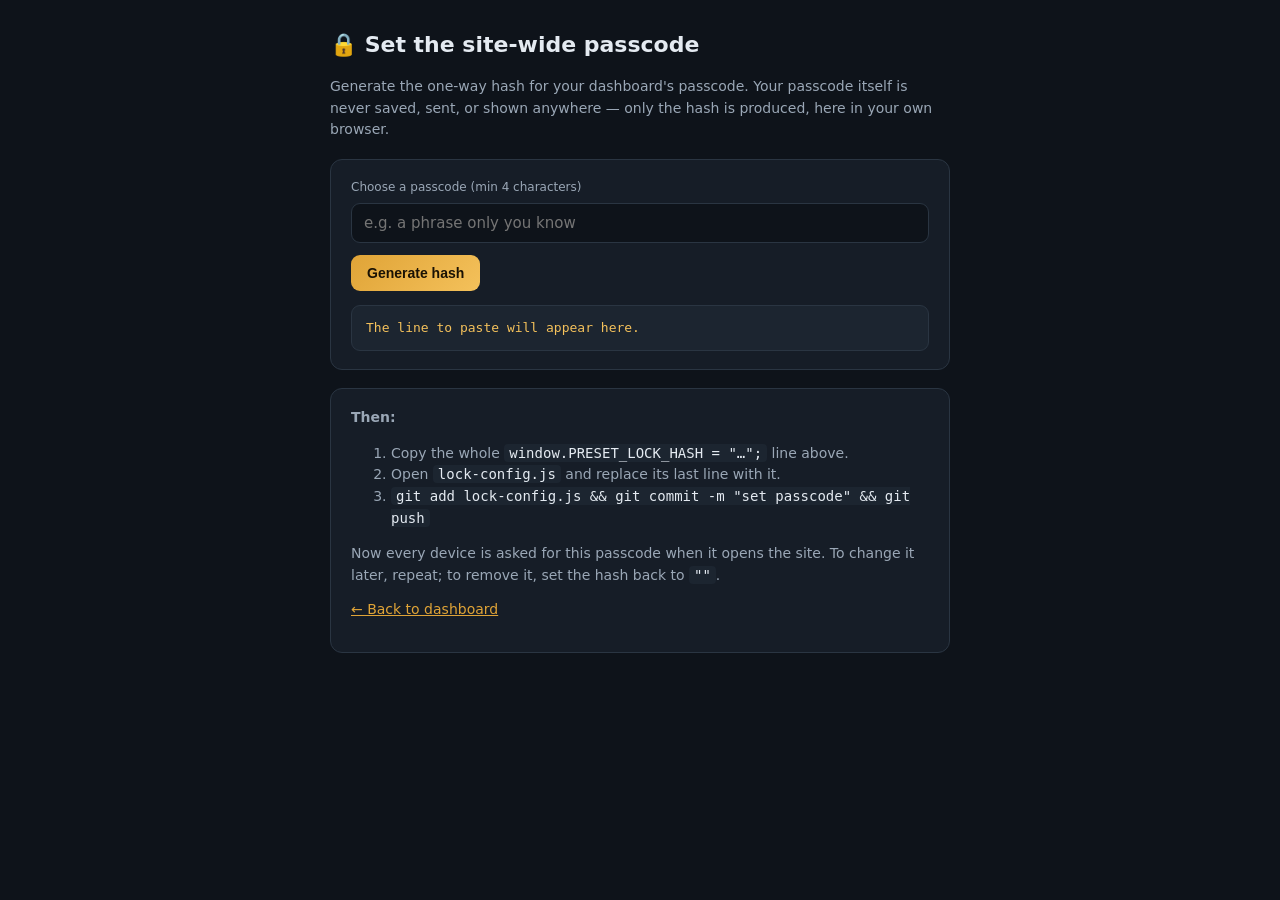
<file: set-passcode.html>
<!DOCTYPE html>
<html lang="en">
<head>
<meta charset="utf-8">
<meta name="viewport" content="width=device-width, initial-scale=1">
<title>Set site-wide passcode — Career Dashboard</title>
<style>
  :root{--bg:#0e131a;--surface:#161d27;--surface2:#1c2530;--border:#2a3542;--text:#e4eaf1;--dim:#9aa7b6;--accent:#e0a437;--accent2:#f4c15b;--ink:#1a1204;--red:#e5484d;--mono:ui-monospace,SFMono-Regular,Menlo,Consolas,monospace;--sans:system-ui,-apple-system,"Segoe UI",Roboto,Helvetica,Arial,sans-serif;}
  *{box-sizing:border-box}
  body{margin:0;background:var(--bg);color:var(--text);font-family:var(--sans);line-height:1.55;padding:28px 16px 80px;}
  main{max-width:620px;margin:0 auto;}
  h1{font-size:22px;margin:0 0 6px;}
  p{color:var(--dim);font-size:14px;}
  .card{background:var(--surface);border:1px solid var(--border);border-radius:12px;padding:18px 20px;margin:18px 0;}
  label{display:block;font-size:12px;color:var(--dim);margin-bottom:6px;}
  input{width:100%;font-size:15px;color:var(--text);background:var(--bg);border:1px solid var(--border);border-radius:9px;padding:10px 12px;font-family:var(--sans);}
  button{cursor:pointer;border:none;border-radius:9px;padding:10px 16px;font-size:14px;font-weight:600;background:linear-gradient(135deg,var(--accent),var(--accent2));color:var(--ink);margin-top:12px;}
  pre{background:var(--surface2);border:1px solid var(--border);border-radius:9px;padding:12px 14px;overflow-x:auto;font-family:var(--mono);font-size:13px;color:var(--accent2);white-space:pre-wrap;word-break:break-all;min-height:20px;margin:14px 0 0;}
  .warn{color:var(--red);font-size:13px;}
  .steps{font-size:14px;color:var(--dim);}
  .steps code{font-family:var(--mono);background:var(--surface2);padding:1px 5px;border-radius:4px;color:var(--text);}
  a{color:var(--accent);}
</style>
</head>
<body>
<main>
  <h1>🔒 Set the site-wide passcode</h1>
  <p>Generate the one-way hash for your dashboard's passcode. Your passcode itself is never saved, sent, or shown anywhere — only the hash is produced, here in your own browser.</p>

  <div class="card">
    <label for="pw">Choose a passcode (min 4 characters)</label>
    <input id="pw" type="password" placeholder="e.g. a phrase only you know" autocomplete="new-password">
    <button id="go">Generate hash</button>
    <pre id="out">The line to paste will appear here.</pre>
    <p class="warn" id="warn" style="display:none">Pick something strong and non-obvious — the hash is public in your repo, so a weak or common passcode could be guessed offline.</p>
  </div>

  <div class="card steps">
    <b>Then:</b>
    <ol>
      <li>Copy the whole <code>window.PRESET_LOCK_HASH = "…";</code> line above.</li>
      <li>Open <code>lock-config.js</code> and replace its last line with it.</li>
      <li><code>git add lock-config.js &amp;&amp; git commit -m "set passcode" &amp;&amp; git push</code></li>
    </ol>
    Now every device is asked for this passcode when it opens the site. To change it later, repeat; to remove it, set the hash back to <code>""</code>.
    <p style="margin-top:12px"><a href="index.html">← Back to dashboard</a></p>
  </div>
</main>
<script>
  // Must match app.js exactly so the generated hash verifies.
  var LOCK_SALT = 'ccdash:v1:';
  async function sha256Hex(str){
    if (window.crypto && crypto.subtle) {
      var buf = await crypto.subtle.digest('SHA-256', new TextEncoder().encode(str));
      return Array.prototype.map.call(new Uint8Array(buf), function(b){return b.toString(16).padStart(2,'0');}).join('');
    }
    var h = 5381;
    for (var i=0;i<str.length;i++){ h = ((h<<5)+h)+str.charCodeAt(i); h|=0; }
    return 'f' + (h>>>0).toString(16);
  }
  document.getElementById('go').addEventListener('click', async function(){
    var pw = document.getElementById('pw').value;
    var out = document.getElementById('out');
    if (pw.length < 4) { out.textContent = 'Use at least 4 characters.'; return; }
    var h = await sha256Hex(LOCK_SALT + pw);
    out.textContent = 'window.PRESET_LOCK_HASH = "' + h + '";';
    document.getElementById('warn').style.display = 'block';
  });
</script>
</body>
</html>
</file>
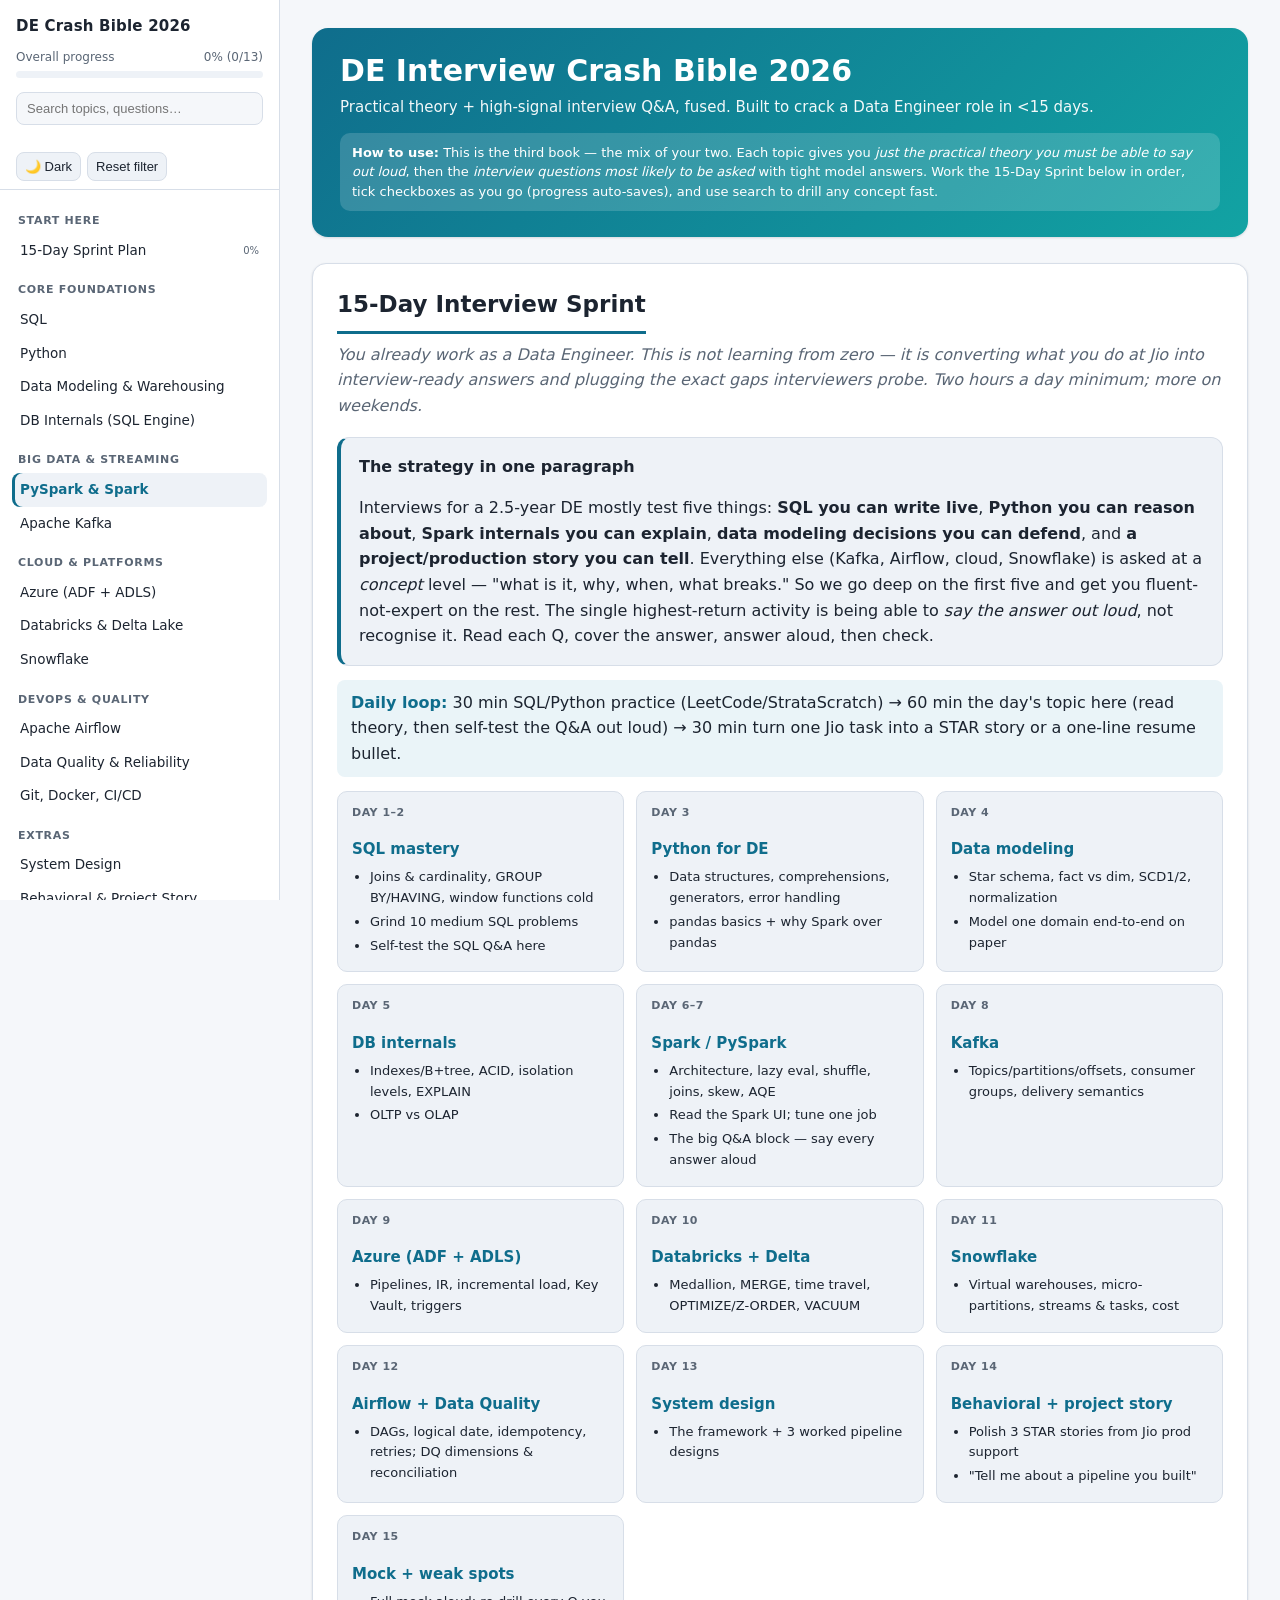
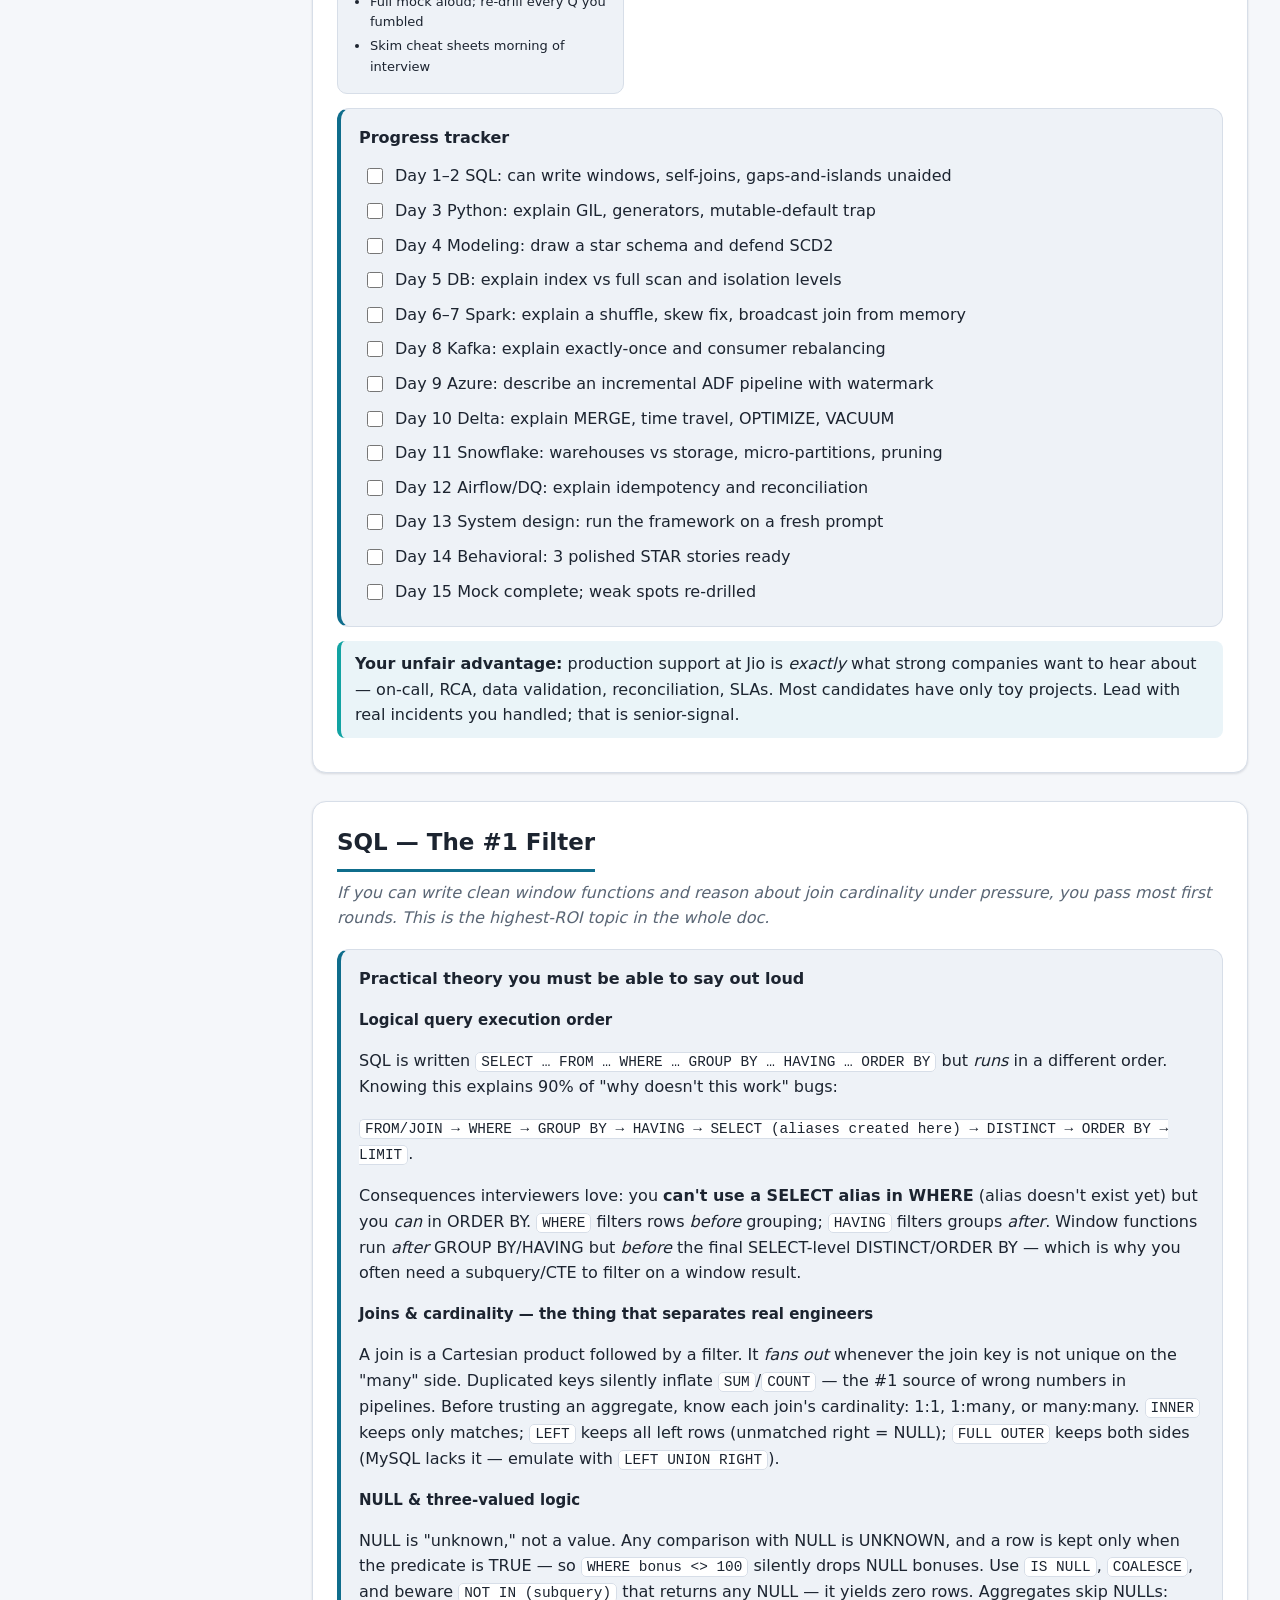
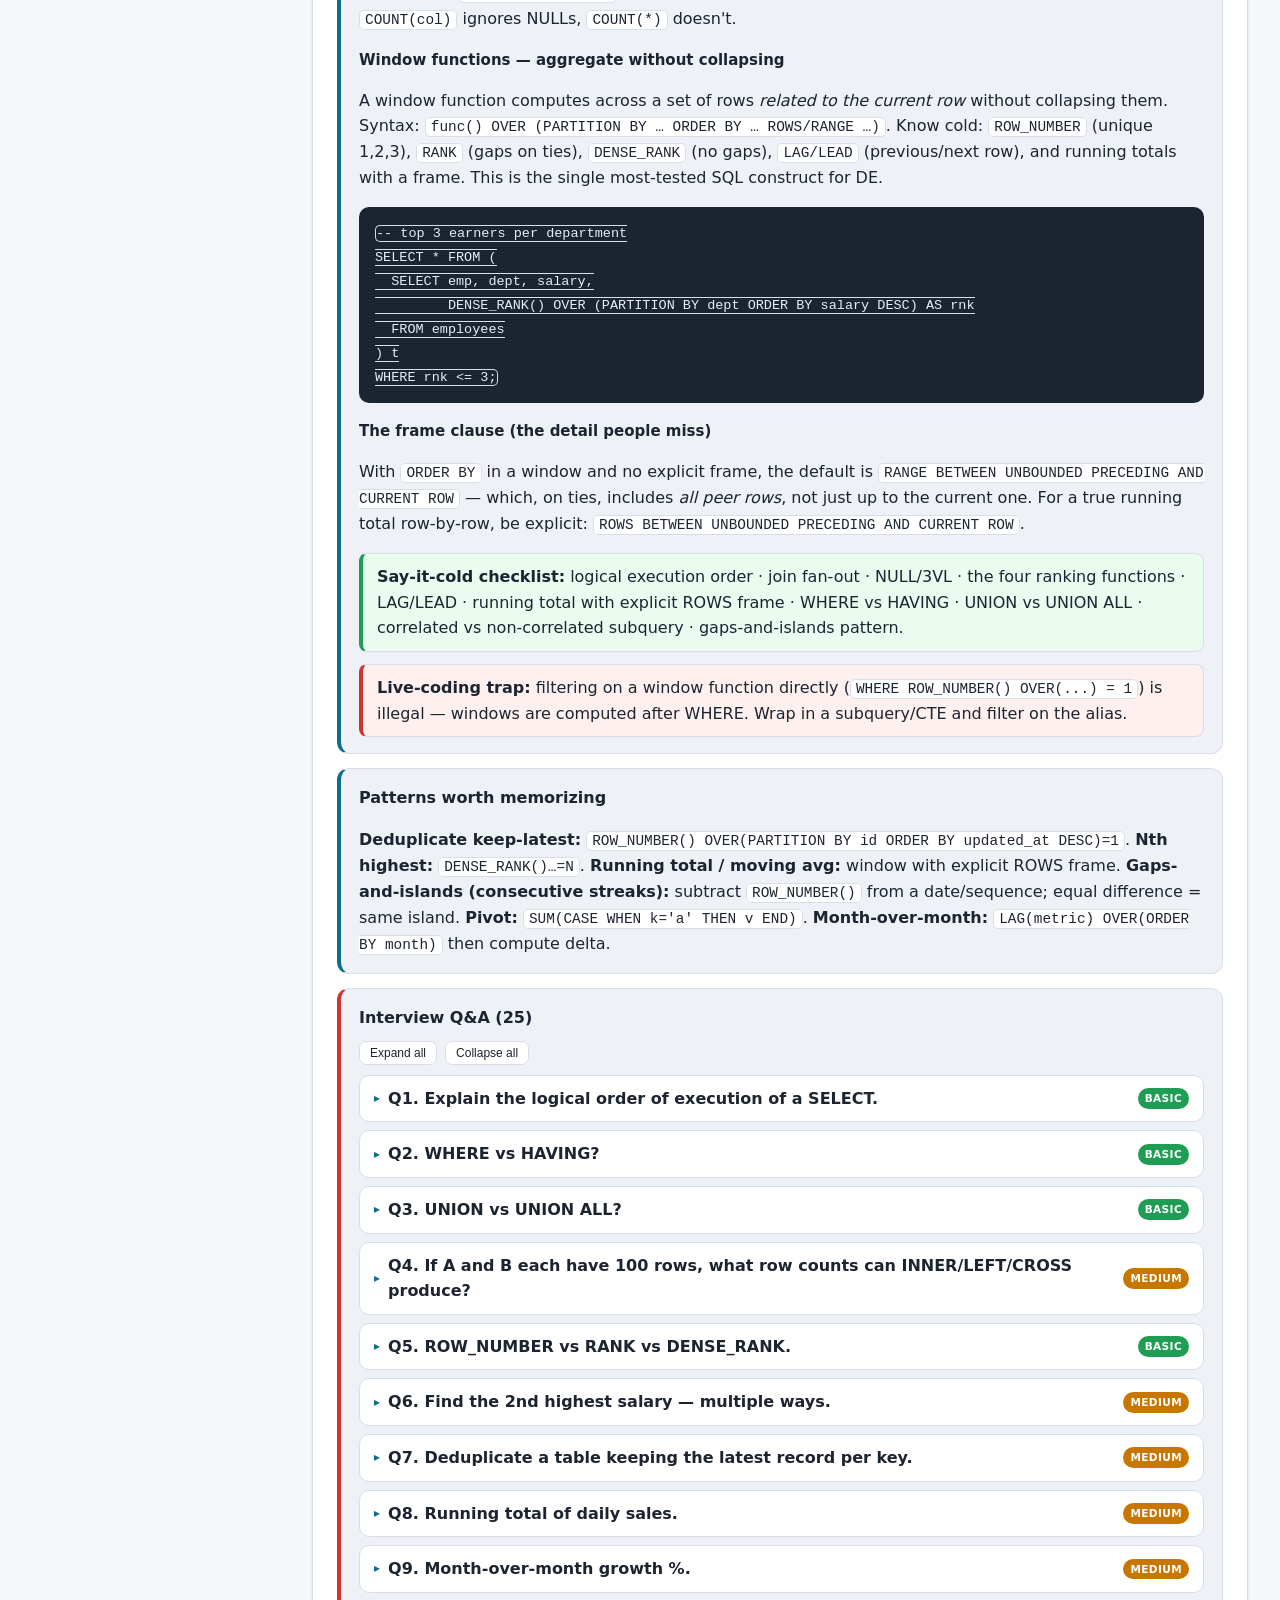
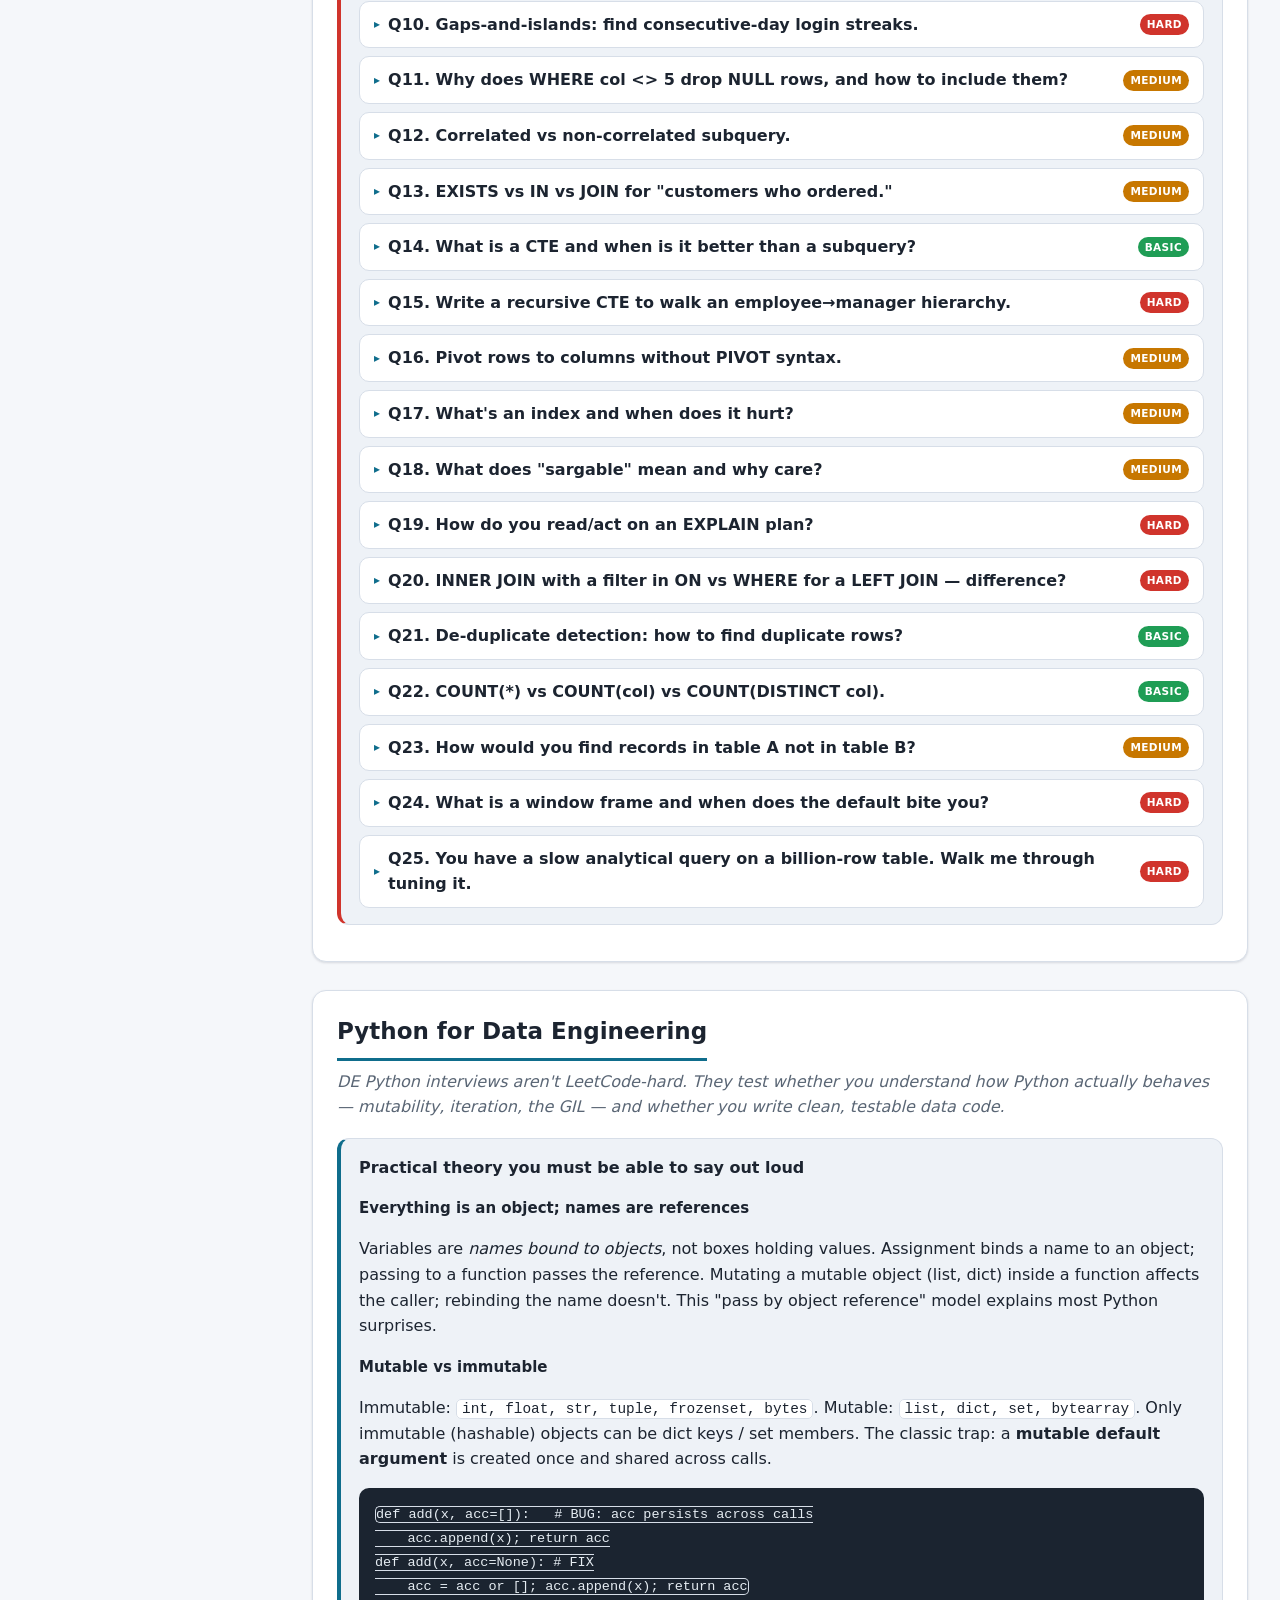
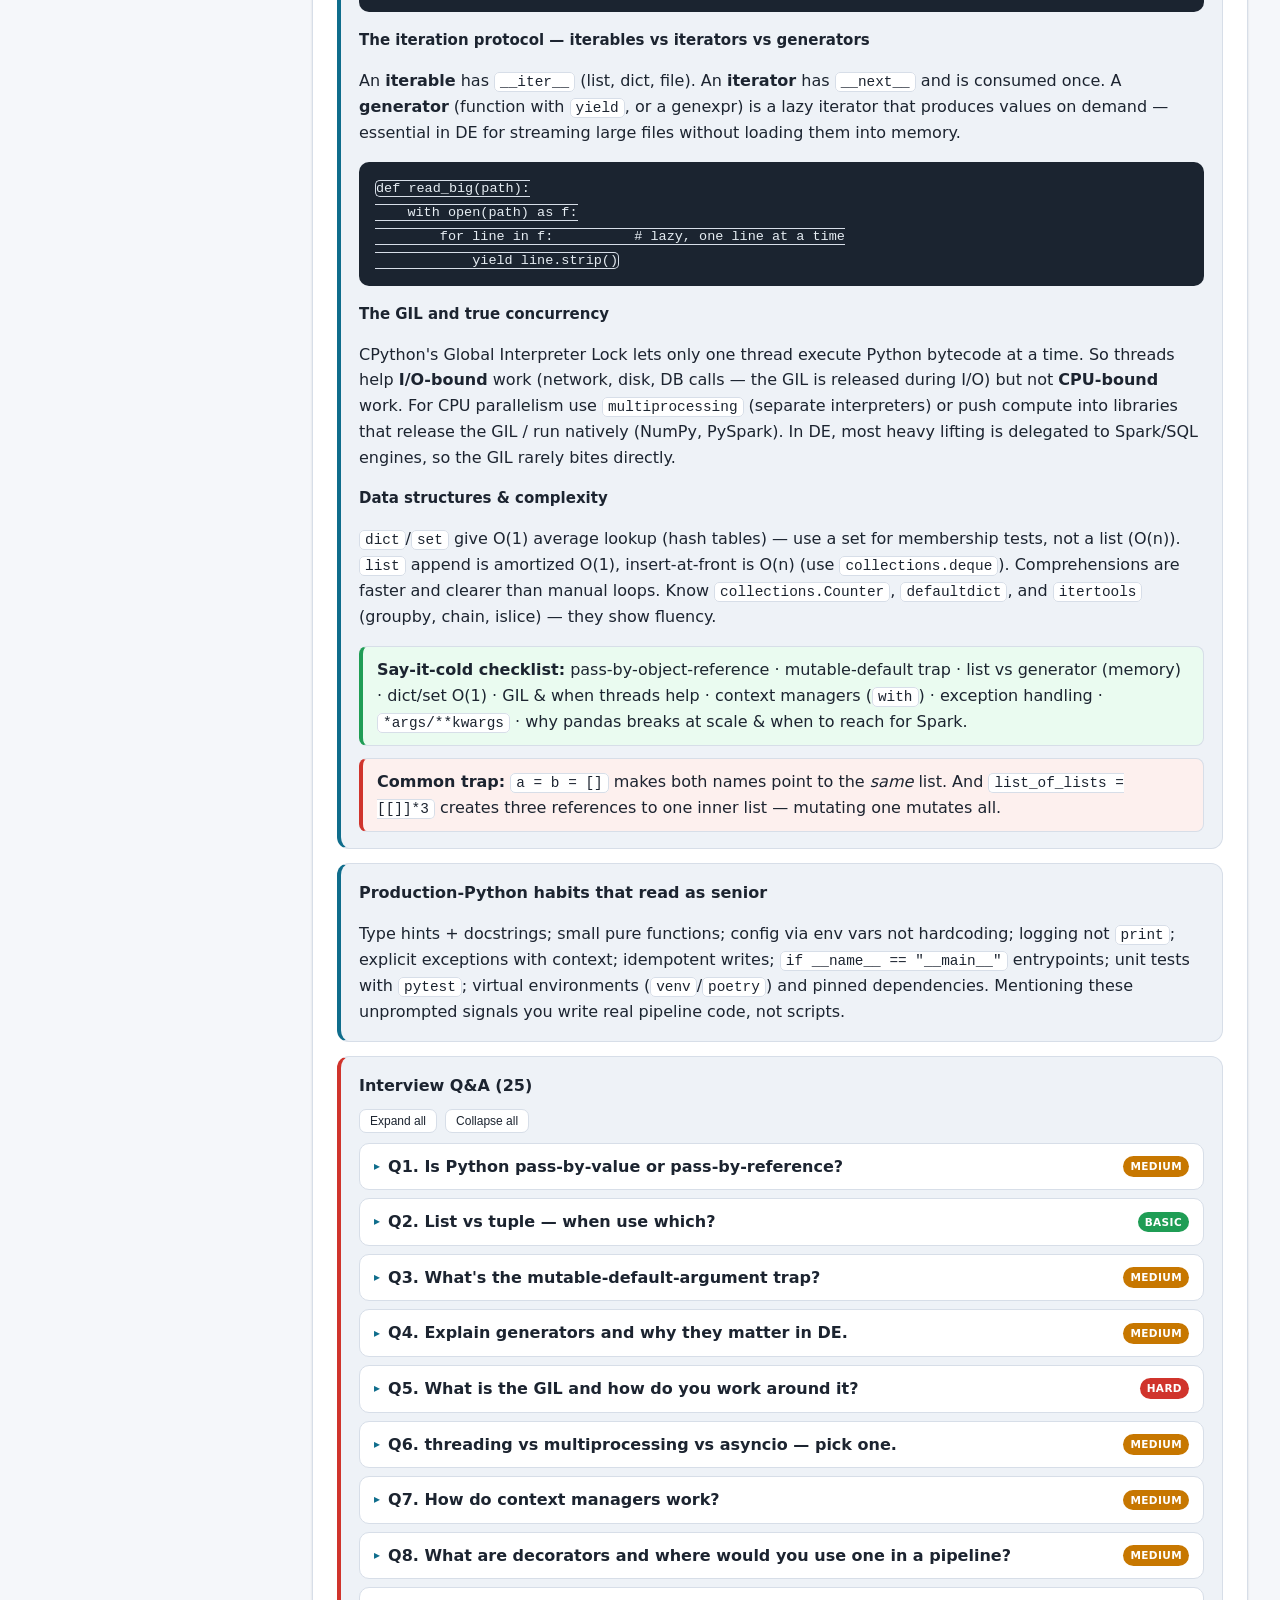
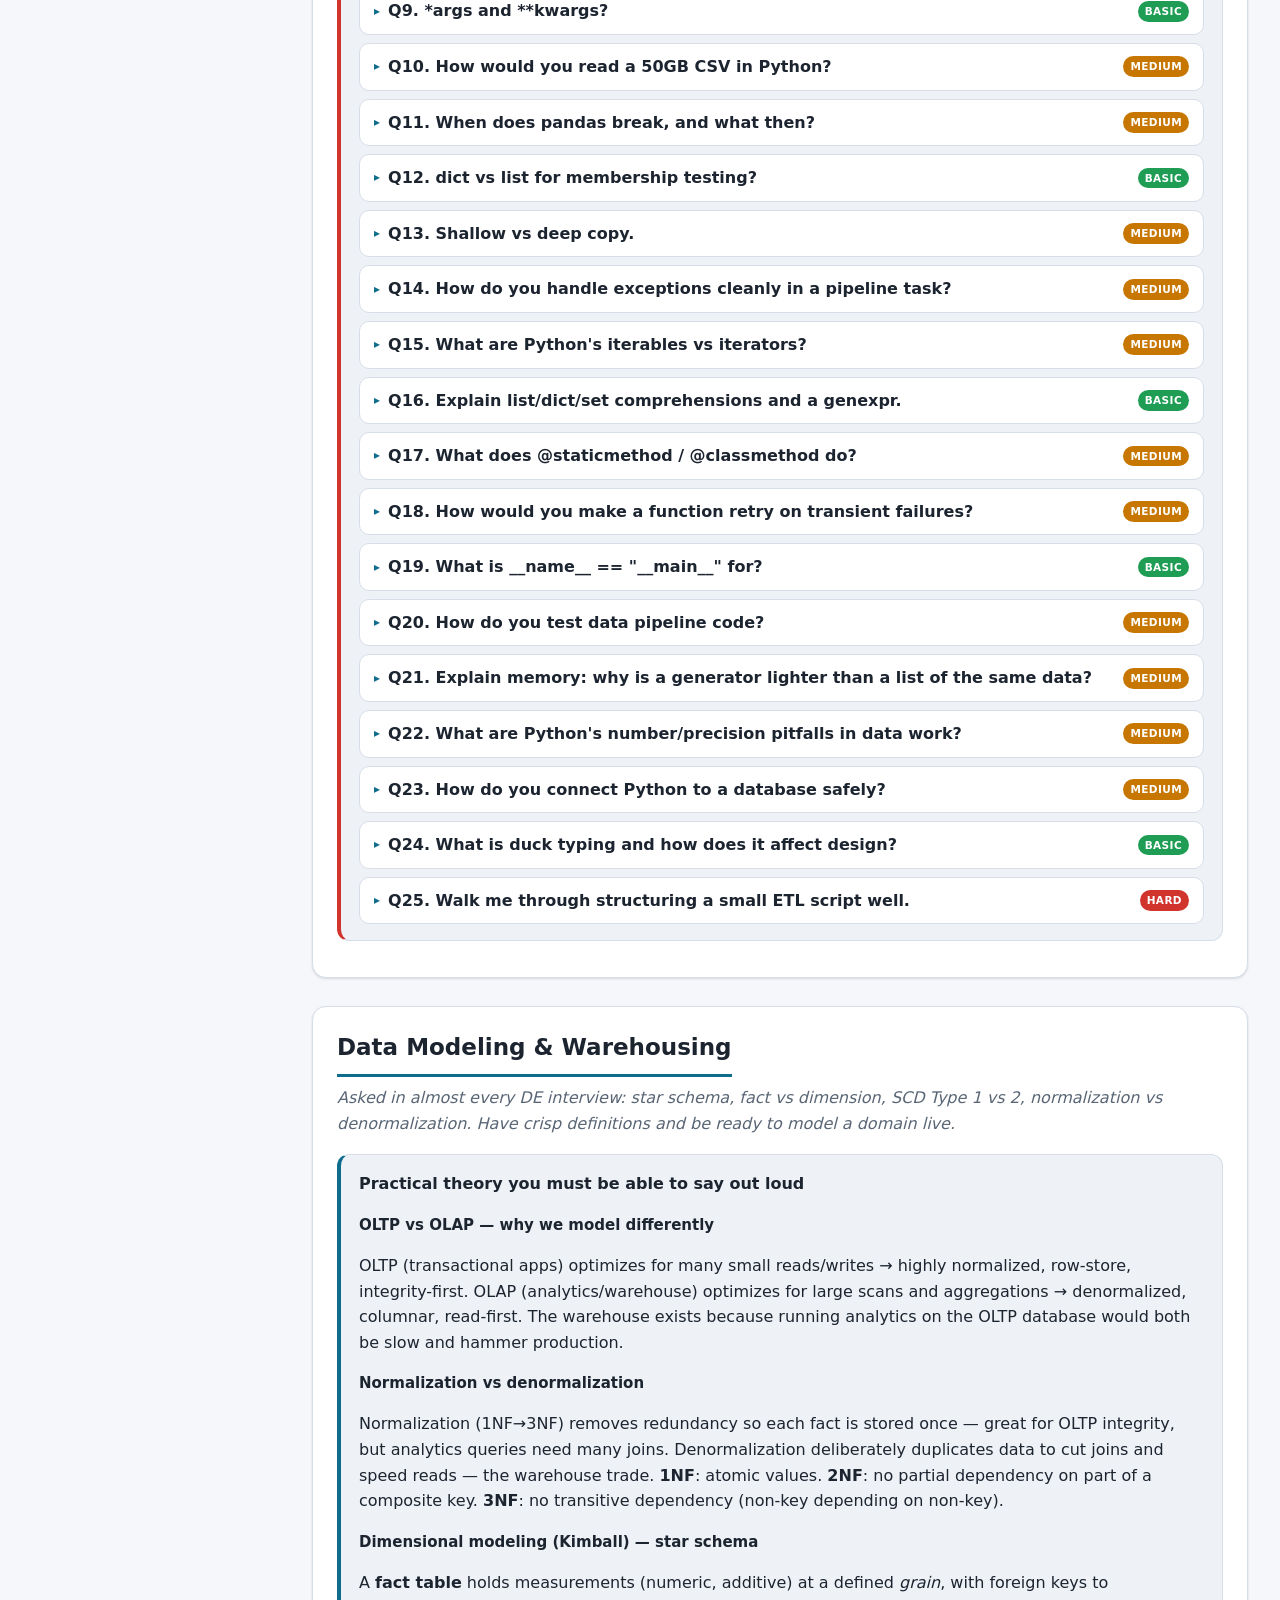
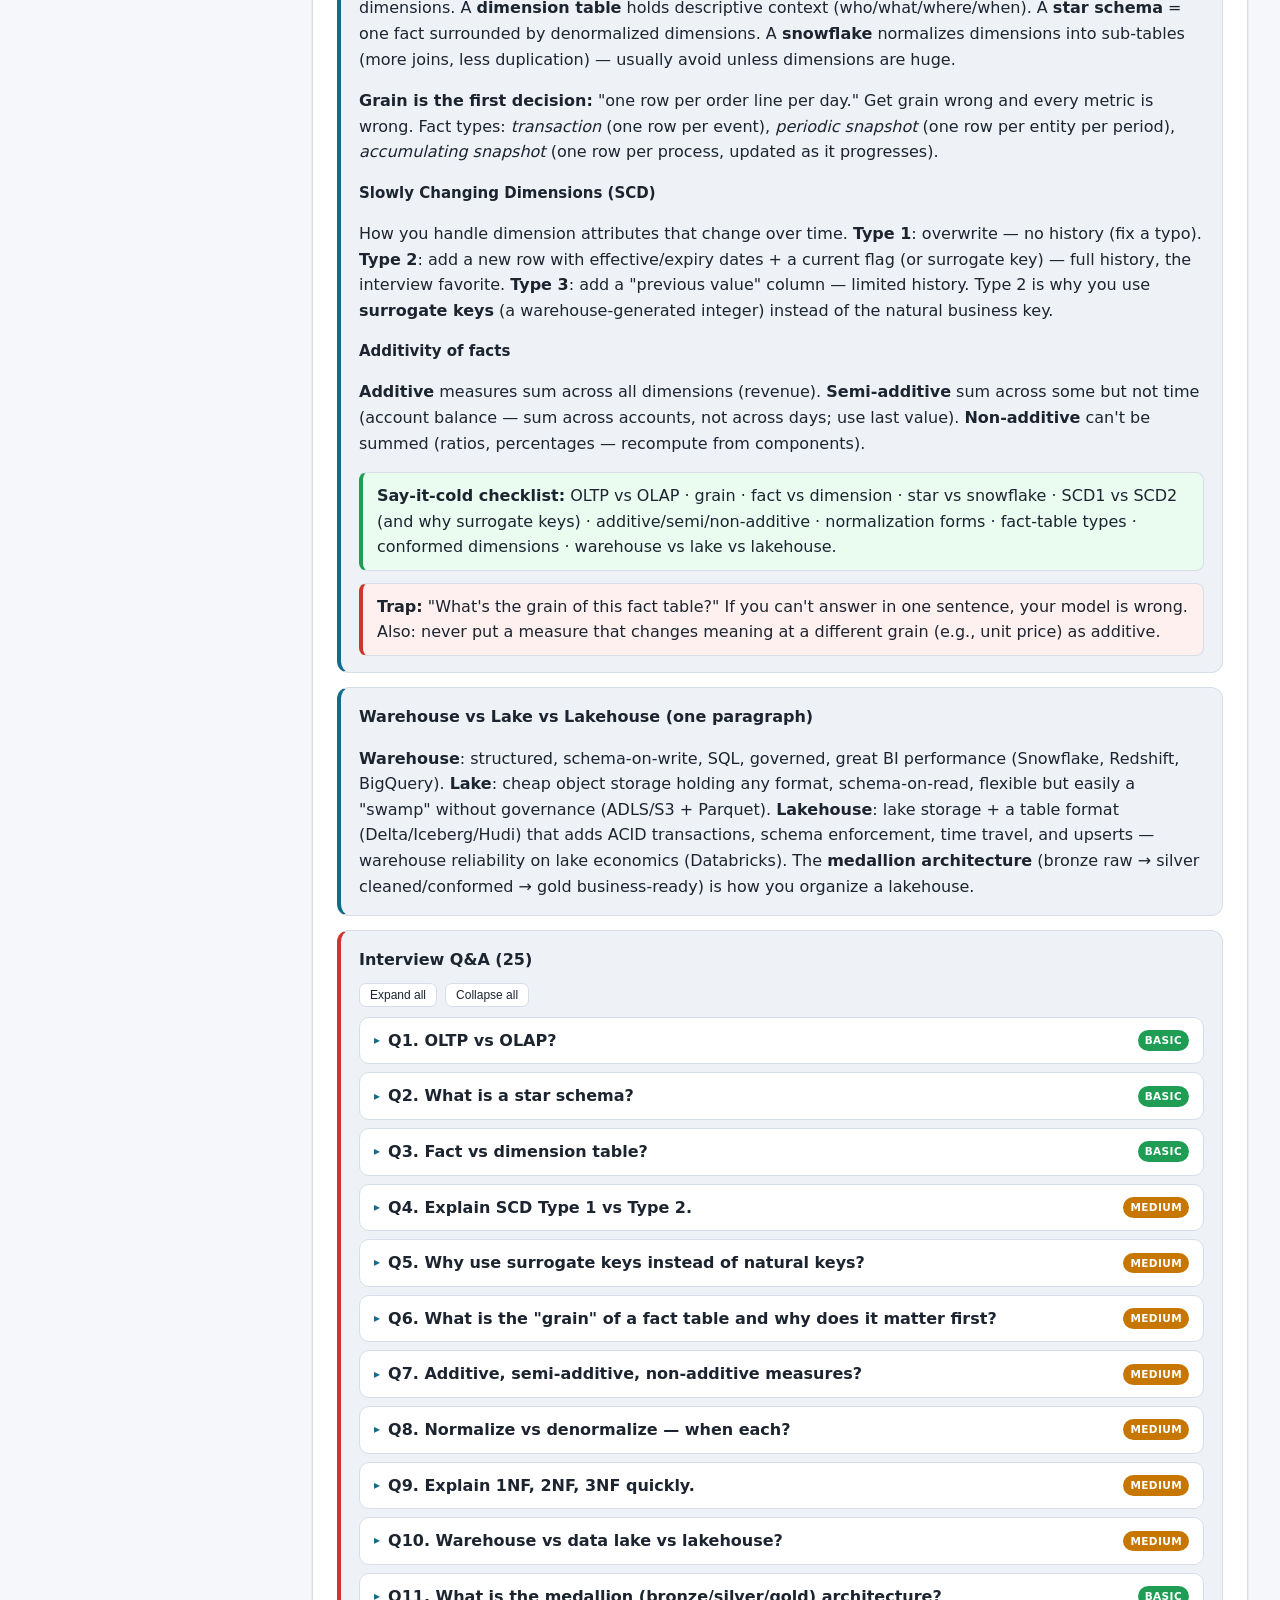
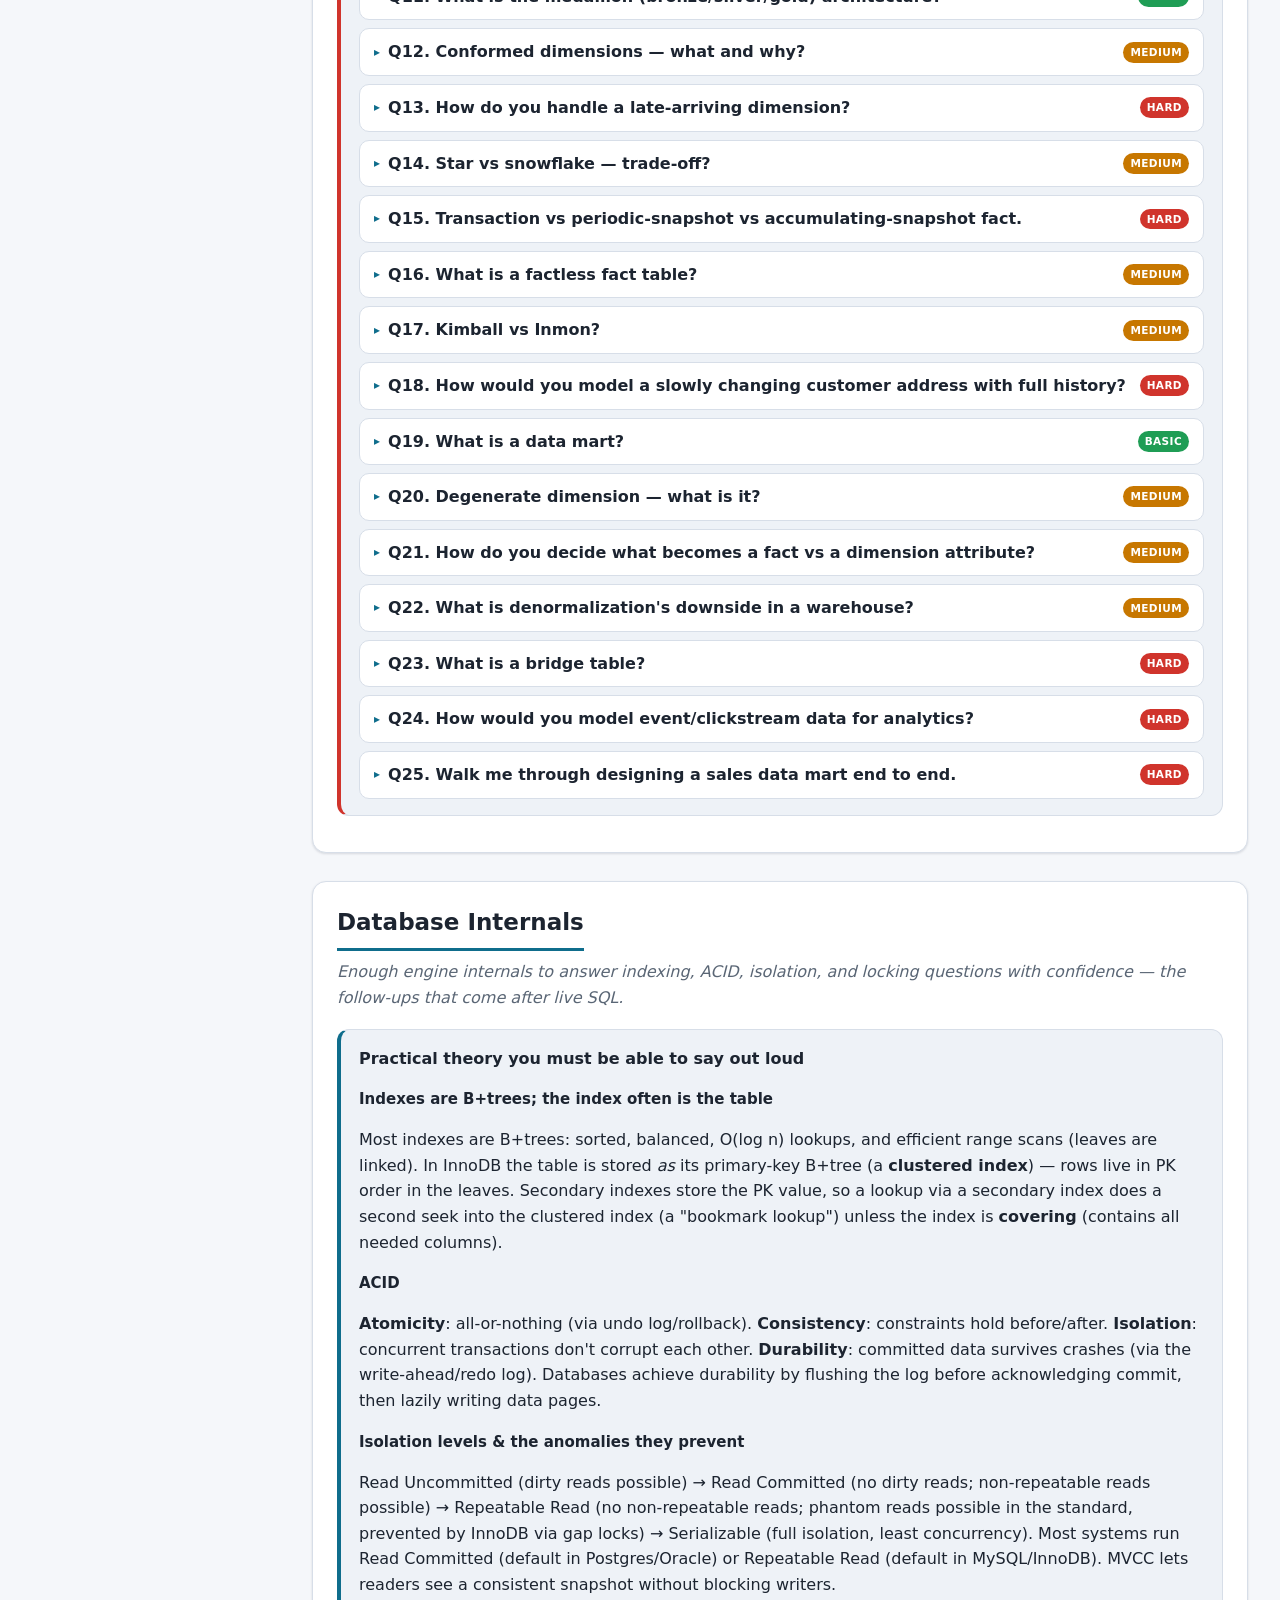
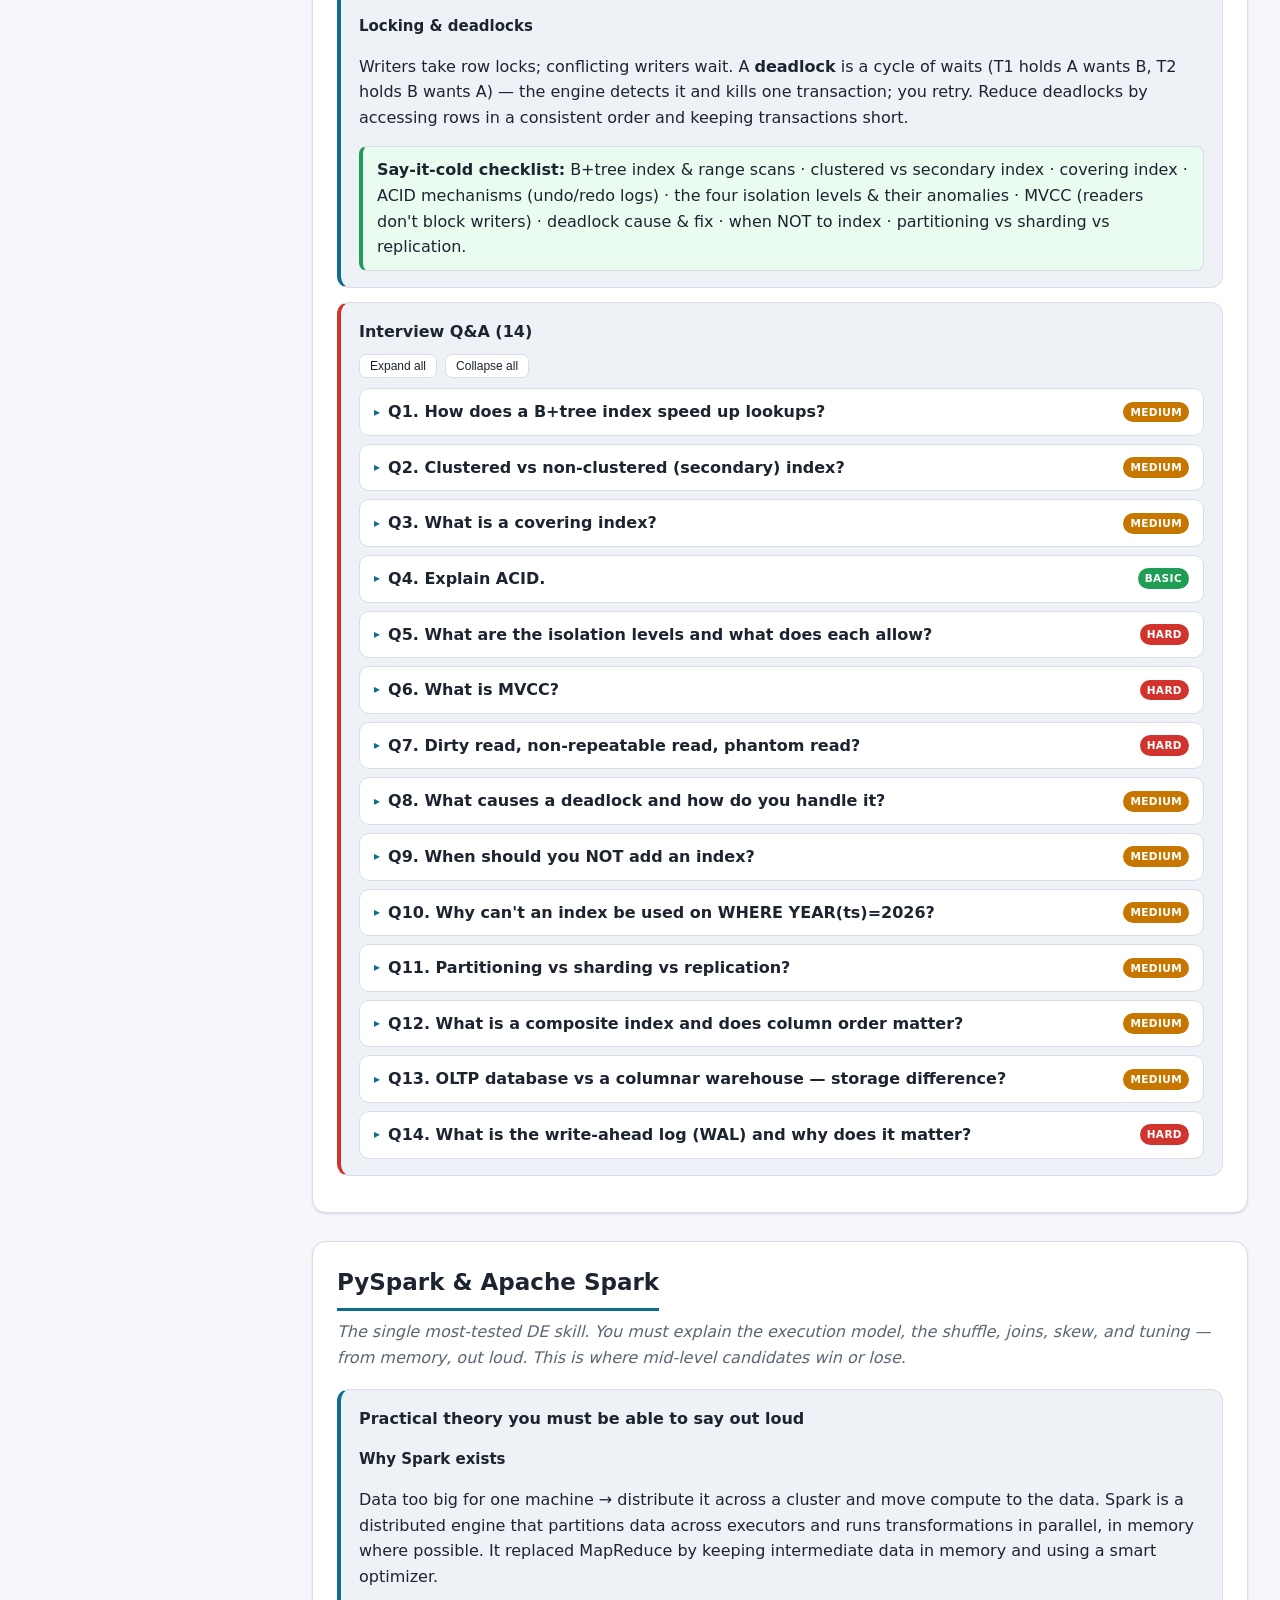
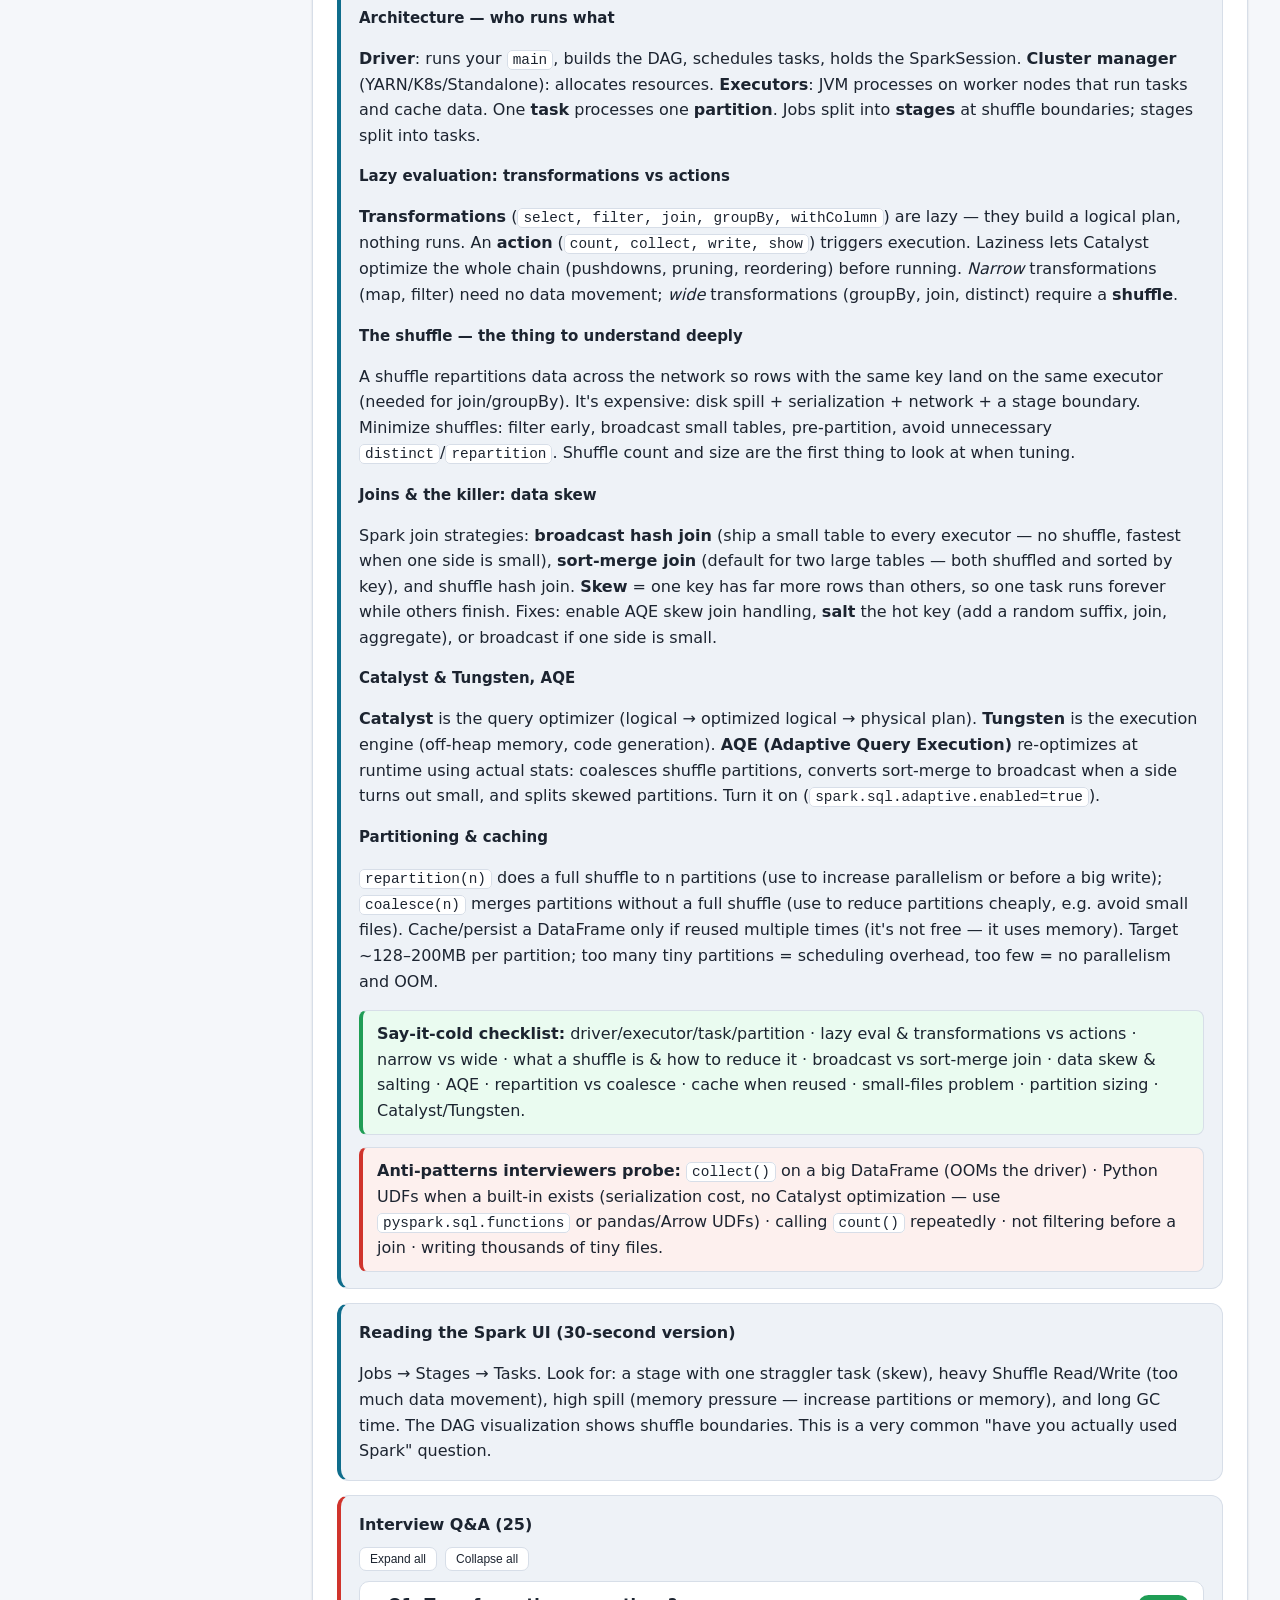
<file: library/DE_Interview_Crash_Bible_2026.html>
<!doctype html>
<html lang="en">
<head>
<meta charset="utf-8">
<meta name="viewport" content="width=device-width, initial-scale=1">
<title>DE Interview Crash Bible 2026 — Deepesh</title>
<style>
/* ============ Theme tokens ============ */
:root{
  --bg:#f5f7fa; --surface:#ffffff; --surface-2:#eef2f7; --border:#d7dee8;
  --text:#1c2430; --text-dim:#5a6675; --accent:#0f6d8c; --accent-2:#12a3a3;
  --accent-ink:#ffffff; --code-bg:#1b2430; --code-text:#e6edf3;
  --e:#1f9d55; --m:#c77700; --h:#d0342c;
  --goal-bg:#eaf4f8; --verify-bg:#eafbf0; --gotcha-bg:#fdf0ee;
  --shadow:0 1px 3px rgba(20,30,50,.08),0 1px 2px rgba(20,30,50,.06);
  --sidebar-w:280px;
}
html[data-theme="dark"]{
  --bg:#0e131a; --surface:#161d27; --surface-2:#1c2530; --border:#2a3542;
  --text:#e4eaf1; --text-dim:#9aa7b6; --accent:#3fb4d6; --accent-2:#2fd0cf;
  --accent-ink:#04121a; --code-bg:#0a0f16; --code-text:#dce6f0;
  --e:#3ecf7a; --m:#e0a437; --h:#f0665e;
  --goal-bg:#132833; --verify-bg:#122b1f; --gotcha-bg:#2c1a18;
  --shadow:0 1px 3px rgba(0,0,0,.4);
}
*{box-sizing:border-box}
html{scroll-behavior:smooth}
body{
  margin:0; background:var(--bg); color:var(--text);
  font-family:system-ui,-apple-system,"Segoe UI",Roboto,Helvetica,Arial,sans-serif;
  font-size:16px; line-height:1.6; scroll-padding-top:12px;
}
a{color:var(--accent)}

/* ============ Layout ============ */
#sidebar{
  position:fixed; top:0; left:0; width:var(--sidebar-w); height:100vh;
  background:var(--surface); border-right:1px solid var(--border);
  display:flex; flex-direction:column; z-index:40; overflow:hidden;
}
#sidebar .side-head{padding:14px 16px 8px; border-bottom:1px solid var(--border)}
#sidebar .brand{font-weight:700; font-size:15px; letter-spacing:.2px}
#sidebar .side-scroll{overflow-y:auto; flex:1; padding:8px 8px 40px}
main{margin-left:var(--sidebar-w); padding:28px 32px 120px; max-width:1000px}

/* overall progress */
.overall{margin:10px 0 4px}
.overall .lbl{display:flex; justify-content:space-between; font-size:12px; color:var(--text-dim); margin-bottom:4px}
.bar{height:7px; background:var(--surface-2); border-radius:99px; overflow:hidden}
.bar>span{display:block; height:100%; width:0; background:linear-gradient(90deg,var(--accent),var(--accent-2)); transition:width .3s}

/* controls row */
.side-tools{display:flex; gap:6px; margin-top:10px}
.side-tools button, .icon-btn{
  cursor:pointer; border:1px solid var(--border); background:var(--surface-2);
  color:var(--text); border-radius:8px; padding:6px 8px; font-size:13px;
}
.side-tools button:hover{border-color:var(--accent)}
#search{
  width:100%; margin-top:10px; padding:8px 10px; border-radius:8px;
  border:1px solid var(--border); background:var(--bg); color:var(--text); font-size:13px;
}
#searchInfo{font-size:11px; color:var(--text-dim); min-height:14px; margin-top:3px}

/* nav */
.nav-group{margin:10px 4px 4px}
.nav-group>.grp-title{
  font-size:11px; text-transform:uppercase; letter-spacing:.7px;
  color:var(--text-dim); font-weight:700; padding:4px 6px;
}
.nav-item{
  display:block; text-decoration:none; color:var(--text); border-radius:8px;
  padding:6px 8px; font-size:13.5px; position:relative;
}
.nav-item:hover{background:var(--surface-2)}
.nav-item.active{background:var(--surface-2); color:var(--accent); font-weight:600; box-shadow:inset 3px 0 0 var(--accent)}
.nav-item .nav-top{display:flex; justify-content:space-between; align-items:center; gap:6px}
.nav-item .pct{font-size:10px; color:var(--text-dim); flex:none}
.nav-item .mini{height:4px; background:var(--surface-2); border-radius:99px; margin-top:4px; overflow:hidden}
.nav-item .mini>span{display:block; height:100%; width:0; background:var(--accent-2); transition:width .3s}
.nav-item.active .mini{background:var(--bg)}

/* hamburger (mobile) */
#hamburger{display:none; position:fixed; top:12px; left:12px; z-index:50}
#scrim{display:none; position:fixed; inset:0; background:rgba(0,0,0,.4); z-index:39}

/* ============ Header banner ============ */
.doc-banner{
  background:linear-gradient(135deg,var(--accent),var(--accent-2));
  color:var(--accent-ink); border-radius:16px; padding:26px 28px; margin-bottom:26px;
  box-shadow:var(--shadow);
}
.doc-banner h1{margin:0 0 6px; font-size:30px; line-height:1.15}
.doc-banner .sub{margin:0; font-size:15px; opacity:.95}
.doc-banner .howto{
  margin-top:14px; font-size:13px; background:rgba(255,255,255,.16);
  border-radius:10px; padding:10px 12px; line-height:1.5;
}

/* ============ Sections & contract classes ============ */
section.topic{
  background:var(--surface); border:1px solid var(--border); border-radius:14px;
  padding:22px 24px; margin:0 0 28px; box-shadow:var(--shadow); scroll-margin-top:16px;
}
section.topic>h2{
  margin:0 0 4px; font-size:23px; padding-bottom:8px;
  border-bottom:3px solid var(--accent); display:inline-block;
}
.tagline{margin:4px 0 18px; color:var(--text-dim); font-style:italic}
section.topic h3{font-size:16px; margin:0 0 10px}

.block{
  background:var(--surface-2); border:1px solid var(--border); border-radius:12px;
  padding:16px 18px; margin:14px 0;
}
.block>*:last-child{margin-bottom:0}

/* checklist */
ul.checklist{list-style:none; margin:0; padding:0}
ul.checklist li{margin:3px 0}
ul.checklist label{display:flex; gap:9px; align-items:flex-start; cursor:pointer; padding:3px 4px; border-radius:6px}
ul.checklist label:hover{background:var(--surface)}
ul.checklist input.prog{margin-top:5px; flex:none; width:16px; height:16px; accent-color:var(--accent)}
ul.checklist input.prog:checked + *, label:has(input.prog:checked){color:var(--text-dim)}

/* Q&A details */
details.q{
  border:1px solid var(--border); border-radius:10px; margin:8px 0;
  background:var(--surface); overflow:hidden;
}
details.q>summary{
  cursor:pointer; padding:10px 14px; font-weight:600; list-style:none;
  display:flex; align-items:center; gap:8px;
}
details.q>summary::-webkit-details-marker{display:none}
details.q>summary::before{content:"\25B8"; color:var(--accent); font-size:12px; transition:transform .15s}
details.q[open]>summary::before{transform:rotate(90deg)}
details.q[open]>summary{background:var(--surface-2); border-bottom:1px solid var(--border)}
details.q[open]{box-shadow:inset 3px 0 0 var(--accent)}
.a{padding:6px 16px 12px 28px}
.a>*:first-child{margin-top:6px}

/* difficulty badges */
.lvl{font-size:10.5px; font-weight:700; text-transform:uppercase; letter-spacing:.4px;
  padding:2px 7px; border-radius:99px; color:#fff; margin-left:auto; flex:none}
.lvl.e{background:var(--e)} .lvl.m{background:var(--m)} .lvl.h{background:var(--h)}

/* qa toolbar */
.qa-tools{display:flex; gap:8px; margin:0 0 10px}
.qa-tools button{
  cursor:pointer; font-size:12px; padding:4px 10px; border-radius:7px;
  border:1px solid var(--border); background:var(--surface); color:var(--text);
}
.qa-tools button:hover{border-color:var(--accent); color:var(--accent)}

/* playbook / phase */
.block.playbook{border-left:4px solid var(--accent)}
.block.phase{border-left:4px solid var(--accent-2)}
.pb-goal,.ph-goal{background:var(--goal-bg); border-radius:8px; padding:8px 12px}
.pb-verify{background:var(--verify-bg); border-radius:8px; padding:8px 12px}
.pb-gotcha{background:var(--gotcha-bg); border-radius:8px; padding:8px 12px}
ol.steps{margin:12px 0; padding-left:22px}
ol.steps>li{margin:8px 0; padding-left:4px}

/* code */
pre{background:var(--code-bg); color:var(--code-text); border-radius:10px;
  padding:14px 16px; overflow-x:auto; margin:12px 0; line-height:1.5}
pre code{background:none; padding:0; color:inherit; font-size:13.5px}
code{font-family:ui-monospace,SFMono-Regular,Menlo,Consolas,monospace;
  background:var(--surface); border:1px solid var(--border); border-radius:5px;
  padding:1px 5px; font-size:.9em}

/* tables */
table{border-collapse:collapse; width:100%; margin:12px 0; font-size:14px}
th,td{border:1px solid var(--border); padding:8px 10px; text-align:left}
thead th{background:var(--surface-2)}
tbody tr:nth-child(even){background:var(--surface-2)}

/* back to top */
#toTop{
  position:fixed; right:22px; bottom:22px; z-index:35; display:none;
  width:44px; height:44px; border-radius:50%; border:none; cursor:pointer;
  background:var(--accent); color:var(--accent-ink); font-size:20px;
  box-shadow:var(--shadow);
}
#toTop:hover{background:var(--accent-2)}

/* search hidden helpers */
.s-hidden{display:none !important}

/* ============ Responsive ============ */
@media (max-width:900px){
  #sidebar{transform:translateX(-100%); transition:transform .25s; box-shadow:var(--shadow)}
  body.nav-open #sidebar{transform:translateX(0)}
  body.nav-open #scrim{display:block}
  main{margin-left:0; padding:64px 18px 120px}
  #hamburger{display:block}
}

/* ============ Print ============ */
@media print{
  #sidebar,#hamburger,#toTop,#scrim,.qa-tools{display:none !important}
  main{margin:0; max-width:none; padding:0}
  details.q{page-break-inside:avoid}
  section.topic{page-break-inside:avoid; box-shadow:none; border:1px solid #ccc}
  .doc-banner{color:#000; background:none; border:1px solid #ccc}
  a{color:inherit; text-decoration:none}
}

/* ===== Crash-Bible additions ===== */
.block.theory{border-left:4px solid var(--accent)}
.block.qa{border-left:4px solid var(--h)}
.crux{background:var(--goal-bg); border-radius:8px; padding:10px 14px; margin:12px 0}
.crux>strong{color:var(--accent)}
.key{background:var(--verify-bg); border:1px solid var(--border); border-left:4px solid var(--e);
  border-radius:8px; padding:10px 14px; margin:12px 0}
.warn{background:var(--gotcha-bg); border:1px solid var(--border); border-left:4px solid var(--h);
  border-radius:8px; padding:10px 14px; margin:12px 0}
.ex{background:var(--surface); border:1px dashed var(--border); border-radius:8px; padding:10px 14px; margin:12px 0}
.tip{background:var(--goal-bg); border-left:4px solid var(--accent-2); border-radius:8px; padding:10px 14px; margin:12px 0}
.daygrid{display:grid; grid-template-columns:repeat(auto-fill,minmax(220px,1fr)); gap:12px; margin:14px 0}
.day{background:var(--surface-2); border:1px solid var(--border); border-radius:10px; padding:12px 14px}
.day h4{margin:0 0 6px; font-size:14px; color:var(--accent)}
.day .d{font-size:11px; text-transform:uppercase; letter-spacing:.5px; color:var(--text-dim); font-weight:700}
.day ul{margin:6px 0 0; padding-left:18px; font-size:13px}
.day li{margin:3px 0}
.pill{display:inline-block; font-size:11px; font-weight:700; padding:2px 8px; border-radius:99px;
  background:var(--surface-2); border:1px solid var(--border); color:var(--text-dim); margin:2px 4px 2px 0}
.q-tag{font-size:10px; font-weight:700; text-transform:uppercase; letter-spacing:.4px; color:var(--text-dim);
  border:1px solid var(--border); border-radius:99px; padding:1px 6px; margin-left:6px}
section.topic h4{font-size:15px; margin:16px 0 6px}
.mini-toc{font-size:13px; color:var(--text-dim); margin:2px 0 8px}
.mini-toc code{font-size:12px}
</style>
</head>
<body>
<button id="hamburger" class="icon-btn" aria-label="Toggle navigation">&#9776;</button>
<div id="scrim"></div>

<aside id="sidebar">
  <div class="side-head">
    <div class="brand">DE Crash Bible 2026</div>
    <div class="overall">
      <div class="lbl"><span>Overall progress</span><span id="overallPct">0%</span></div>
      <div class="bar"><span id="overallBar"></span></div>
    </div>
    <input id="search" type="search" placeholder="Search topics, questions…" autocomplete="off">
    <div id="searchInfo"></div>
    <div class="side-tools">
      <button id="themeBtn" type="button">🌙 Dark</button>
      <button id="expandNav" type="button">Reset filter</button>
    </div>
  </div>
  <nav class="side-scroll" id="nav" aria-label="Sections"></nav>
</aside>

<main id="main">
  <header class="doc-banner">
    <h1>DE Interview Crash Bible 2026</h1>
    <p class="sub">Practical theory + high-signal interview Q&amp;A, fused. Built to crack a Data Engineer role in &lt;15 days.</p>
    <div class="howto">
      <strong>How to use:</strong> This is the third book — the mix of your two. Each topic gives you
      <em>just the practical theory you must be able to say out loud</em>, then the <em>interview questions
      most likely to be asked</em> with tight model answers. Work the 15-Day Sprint below in order,
      tick checkboxes as you go (progress auto-saves), and use search to drill any concept fast.
    </div>
  </header>
  <section class="topic" id="sprint" data-title="15-Day Sprint Plan" data-cat="Start Here">
  <h2>15-Day Interview Sprint</h2>
  <p class="tagline">You already work as a Data Engineer. This is not learning from zero — it is <em>converting what you do at Jio into interview-ready answers</em> and plugging the exact gaps interviewers probe. Two hours a day minimum; more on weekends.</p>

  <div class="block theory">
    <h3>The strategy in one paragraph</h3>
    <p>Interviews for a 2.5-year DE mostly test five things: <strong>SQL you can write live</strong>, <strong>Python you can reason about</strong>, <strong>Spark internals you can explain</strong>, <strong>data modeling decisions you can defend</strong>, and <strong>a project/production story you can tell</strong>. Everything else (Kafka, Airflow, cloud, Snowflake) is asked at a <em>concept</em> level — "what is it, why, when, what breaks." So we go deep on the first five and get you fluent-not-expert on the rest. The single highest-return activity is being able to <em>say the answer out loud</em>, not recognise it. Read each Q, cover the answer, answer aloud, then check.</p>
  </div>

  <div class="crux"><strong>Daily loop:</strong> 30 min SQL/Python practice (LeetCode/StrataScratch) → 60 min the day's topic here (read theory, then self-test the Q&amp;A out loud) → 30 min turn one Jio task into a STAR story or a one-line resume bullet.</div>

  <div class="daygrid">
    <div class="day"><div class="d">Day 1–2</div><h4>SQL mastery</h4><ul><li>Joins &amp; cardinality, GROUP BY/HAVING, window functions cold</li><li>Grind 10 medium SQL problems</li><li>Self-test the SQL Q&amp;A here</li></ul></div>
    <div class="day"><div class="d">Day 3</div><h4>Python for DE</h4><ul><li>Data structures, comprehensions, generators, error handling</li><li>pandas basics + why Spark over pandas</li></ul></div>
    <div class="day"><div class="d">Day 4</div><h4>Data modeling</h4><ul><li>Star schema, fact vs dim, SCD1/2, normalization</li><li>Model one domain end-to-end on paper</li></ul></div>
    <div class="day"><div class="d">Day 5</div><h4>DB internals</h4><ul><li>Indexes/B+tree, ACID, isolation levels, EXPLAIN</li><li>OLTP vs OLAP</li></ul></div>
    <div class="day"><div class="d">Day 6–7</div><h4>Spark / PySpark</h4><ul><li>Architecture, lazy eval, shuffle, joins, skew, AQE</li><li>Read the Spark UI; tune one job</li><li>The big Q&amp;A block — say every answer aloud</li></ul></div>
    <div class="day"><div class="d">Day 8</div><h4>Kafka</h4><ul><li>Topics/partitions/offsets, consumer groups, delivery semantics</li></ul></div>
    <div class="day"><div class="d">Day 9</div><h4>Azure (ADF + ADLS)</h4><ul><li>Pipelines, IR, incremental load, Key Vault, triggers</li></ul></div>
    <div class="day"><div class="d">Day 10</div><h4>Databricks + Delta</h4><ul><li>Medallion, MERGE, time travel, OPTIMIZE/Z-ORDER, VACUUM</li></ul></div>
    <div class="day"><div class="d">Day 11</div><h4>Snowflake</h4><ul><li>Virtual warehouses, micro-partitions, streams &amp; tasks, cost</li></ul></div>
    <div class="day"><div class="d">Day 12</div><h4>Airflow + Data Quality</h4><ul><li>DAGs, logical date, idempotency, retries; DQ dimensions &amp; reconciliation</li></ul></div>
    <div class="day"><div class="d">Day 13</div><h4>System design</h4><ul><li>The framework + 3 worked pipeline designs</li></ul></div>
    <div class="day"><div class="d">Day 14</div><h4>Behavioral + project story</h4><ul><li>Polish 3 STAR stories from Jio prod support</li><li>"Tell me about a pipeline you built"</li></ul></div>
    <div class="day"><div class="d">Day 15</div><h4>Mock + weak spots</h4><ul><li>Full mock aloud; re-drill every Q you fumbled</li><li>Skim cheat sheets morning of interview</li></ul></div>
  </div>

  <div class="block theory">
    <h3>Progress tracker</h3>
    <ul class="checklist">
      <li><label><input type="checkbox" class="prog" data-key="sp-1"> Day 1–2 SQL: can write windows, self-joins, gaps-and-islands unaided</label></li>
      <li><label><input type="checkbox" class="prog" data-key="sp-2"> Day 3 Python: explain GIL, generators, mutable-default trap</label></li>
      <li><label><input type="checkbox" class="prog" data-key="sp-3"> Day 4 Modeling: draw a star schema and defend SCD2</label></li>
      <li><label><input type="checkbox" class="prog" data-key="sp-4"> Day 5 DB: explain index vs full scan and isolation levels</label></li>
      <li><label><input type="checkbox" class="prog" data-key="sp-5"> Day 6–7 Spark: explain a shuffle, skew fix, broadcast join from memory</label></li>
      <li><label><input type="checkbox" class="prog" data-key="sp-6"> Day 8 Kafka: explain exactly-once and consumer rebalancing</label></li>
      <li><label><input type="checkbox" class="prog" data-key="sp-7"> Day 9 Azure: describe an incremental ADF pipeline with watermark</label></li>
      <li><label><input type="checkbox" class="prog" data-key="sp-8"> Day 10 Delta: explain MERGE, time travel, OPTIMIZE, VACUUM</label></li>
      <li><label><input type="checkbox" class="prog" data-key="sp-9"> Day 11 Snowflake: warehouses vs storage, micro-partitions, pruning</label></li>
      <li><label><input type="checkbox" class="prog" data-key="sp-10"> Day 12 Airflow/DQ: explain idempotency and reconciliation</label></li>
      <li><label><input type="checkbox" class="prog" data-key="sp-11"> Day 13 System design: run the framework on a fresh prompt</label></li>
      <li><label><input type="checkbox" class="prog" data-key="sp-12"> Day 14 Behavioral: 3 polished STAR stories ready</label></li>
      <li><label><input type="checkbox" class="prog" data-key="sp-13"> Day 15 Mock complete; weak spots re-drilled</label></li>
    </ul>
  </div>

  <div class="tip"><strong>Your unfair advantage:</strong> production support at Jio is <em>exactly</em> what strong companies want to hear about — on-call, RCA, data validation, reconciliation, SLAs. Most candidates have only toy projects. Lead with real incidents you handled; that is senior-signal.</div>
  </section>

  <section class="topic" id="sql" data-title="SQL" data-cat="Core Foundations">
  <h2>SQL — The #1 Filter</h2>
  <p class="tagline">If you can write clean window functions and reason about join cardinality under pressure, you pass most first rounds. This is the highest-ROI topic in the whole doc.</p>

  <div class="block theory">
    <h3>Practical theory you must be able to say out loud</h3>

    <h4>Logical query execution order</h4>
    <p>SQL is written <code>SELECT … FROM … WHERE … GROUP BY … HAVING … ORDER BY</code> but <em>runs</em> in a different order. Knowing this explains 90% of "why doesn't this work" bugs:</p>
    <p><code>FROM/JOIN → WHERE → GROUP BY → HAVING → SELECT (aliases created here) → DISTINCT → ORDER BY → LIMIT</code>.</p>
    <p>Consequences interviewers love: you <strong>can't use a SELECT alias in WHERE</strong> (alias doesn't exist yet) but you <em>can</em> in ORDER BY. <code>WHERE</code> filters rows <em>before</em> grouping; <code>HAVING</code> filters groups <em>after</em>. Window functions run <em>after</em> GROUP BY/HAVING but <em>before</em> the final SELECT-level DISTINCT/ORDER BY — which is why you often need a subquery/CTE to filter on a window result.</p>

    <h4>Joins &amp; cardinality — the thing that separates real engineers</h4>
    <p>A join is a Cartesian product followed by a filter. It <em>fans out</em> whenever the join key is not unique on the "many" side. Duplicated keys silently inflate <code>SUM</code>/<code>COUNT</code> — the #1 source of wrong numbers in pipelines. Before trusting an aggregate, know each join's cardinality: 1:1, 1:many, or many:many. <code>INNER</code> keeps only matches; <code>LEFT</code> keeps all left rows (unmatched right = NULL); <code>FULL OUTER</code> keeps both sides (MySQL lacks it — emulate with <code>LEFT UNION RIGHT</code>).</p>

    <h4>NULL &amp; three-valued logic</h4>
    <p>NULL is "unknown," not a value. Any comparison with NULL is UNKNOWN, and a row is kept only when the predicate is TRUE — so <code>WHERE bonus &lt;&gt; 100</code> silently drops NULL bonuses. Use <code>IS NULL</code>, <code>COALESCE</code>, and beware <code>NOT IN (subquery)</code> that returns any NULL — it yields zero rows. Aggregates skip NULLs: <code>COUNT(col)</code> ignores NULLs, <code>COUNT(*)</code> doesn't.</p>

    <h4>Window functions — aggregate without collapsing</h4>
    <p>A window function computes across a set of rows <em>related to the current row</em> without collapsing them. Syntax: <code>func() OVER (PARTITION BY … ORDER BY … ROWS/RANGE …)</code>. Know cold: <code>ROW_NUMBER</code> (unique 1,2,3), <code>RANK</code> (gaps on ties), <code>DENSE_RANK</code> (no gaps), <code>LAG/LEAD</code> (previous/next row), and running totals with a frame. This is the single most-tested SQL construct for DE.</p>
    <pre><code>-- top 3 earners per department
SELECT * FROM (
  SELECT emp, dept, salary,
         DENSE_RANK() OVER (PARTITION BY dept ORDER BY salary DESC) AS rnk
  FROM employees
) t
WHERE rnk &lt;= 3;</code></pre>

    <h4>The frame clause (the detail people miss)</h4>
    <p>With <code>ORDER BY</code> in a window and no explicit frame, the default is <code>RANGE BETWEEN UNBOUNDED PRECEDING AND CURRENT ROW</code> — which, on ties, includes <em>all peer rows</em>, not just up to the current one. For a true running total row-by-row, be explicit: <code>ROWS BETWEEN UNBOUNDED PRECEDING AND CURRENT ROW</code>.</p>

    <div class="key"><strong>Say-it-cold checklist:</strong> logical execution order · join fan-out · NULL/3VL · the four ranking functions · LAG/LEAD · running total with explicit ROWS frame · WHERE vs HAVING · UNION vs UNION ALL · correlated vs non-correlated subquery · gaps-and-islands pattern.</div>
    <div class="warn"><strong>Live-coding trap:</strong> filtering on a window function directly (<code>WHERE ROW_NUMBER() OVER(...) = 1</code>) is illegal — windows are computed after WHERE. Wrap in a subquery/CTE and filter on the alias.</div>
  </div>

  <div class="block theory">
    <h3>Patterns worth memorizing</h3>
    <p><strong>Deduplicate keep-latest:</strong> <code>ROW_NUMBER() OVER(PARTITION BY id ORDER BY updated_at DESC)=1</code>.
    <strong>Nth highest:</strong> <code>DENSE_RANK()…=N</code>.
    <strong>Running total / moving avg:</strong> window with explicit ROWS frame.
    <strong>Gaps-and-islands (consecutive streaks):</strong> subtract <code>ROW_NUMBER()</code> from a date/sequence; equal difference = same island.
    <strong>Pivot:</strong> <code>SUM(CASE WHEN k='a' THEN v END)</code>.
    <strong>Month-over-month:</strong> <code>LAG(metric) OVER(ORDER BY month)</code> then compute delta.</p>
  </div>

  <div class="block qa">
    <h3>Interview Q&amp;A (25)</h3>

    <details class="q"><summary>Q1. Explain the logical order of execution of a SELECT. <span class="lvl e">basic</span></summary>
      <div class="a"><p>FROM/JOIN → WHERE → GROUP BY → HAVING → SELECT (aliases materialize here) → DISTINCT → ORDER BY → LIMIT. This is why a SELECT alias can't be used in WHERE but can in ORDER BY, and why WHERE filters rows while HAVING filters groups.</p></div>
    </details>

    <details class="q"><summary>Q2. WHERE vs HAVING? <span class="lvl e">basic</span></summary>
      <div class="a"><p>WHERE filters individual rows before grouping; HAVING filters groups after aggregation. You can't use an aggregate in WHERE; you can in HAVING. Push filters into WHERE so fewer rows reach GROUP BY.</p></div>
    </details>

    <details class="q"><summary>Q3. UNION vs UNION ALL? <span class="lvl e">basic</span></summary>
      <div class="a"><p>UNION removes duplicates (implicit DISTINCT → a sort/hash cost); UNION ALL keeps everything and is much faster. Default to UNION ALL unless you truly need dedup. Both need matching column count and compatible types, aligned by position.</p></div>
    </details>

    <details class="q"><summary>Q4. If A and B each have 100 rows, what row counts can INNER/LEFT/CROSS produce? <span class="lvl m">medium</span></summary>
      <div class="a"><p>INNER: 0–10,000 depending on key cardinality (1:1 gives ≤100, 1:many multiplies). LEFT: ≥100 (every A row survives), more if A matches multiple B rows. CROSS: exactly 10,000. The point: joins fan out when the join key isn't unique on the many side.</p></div>
    </details>

    <details class="q"><summary>Q5. ROW_NUMBER vs RANK vs DENSE_RANK. <span class="lvl e">basic</span></summary>
      <div class="a"><p>All assign order within a partition. ROW_NUMBER: always unique (1,2,3,4). RANK: ties share a rank and leave gaps (1,1,3). DENSE_RANK: ties share a rank, no gaps (1,1,2). Use ROW_NUMBER for dedup, DENSE_RANK for "top-N including ties."</p></div>
    </details>

    <details class="q"><summary>Q6. Find the 2nd highest salary — multiple ways. <span class="lvl m">medium</span></summary>
      <div class="a"><p>Robust: <code>SELECT MAX(salary) FROM emp WHERE salary &lt; (SELECT MAX(salary) FROM emp)</code>. Or window: <code>DENSE_RANK() OVER(ORDER BY salary DESC)=2</code>. Or <code>OFFSET 1 LIMIT 1</code> on distinct salaries. Mention DENSE_RANK handles ties correctly and returns NULL-safe empty if fewer than 2 distinct values.</p></div>
    </details>

    <details class="q"><summary>Q7. Deduplicate a table keeping the latest record per key. <span class="lvl m">medium</span></summary>
      <div class="a"><pre><code>WITH r AS (
  SELECT *, ROW_NUMBER() OVER (
    PARTITION BY id ORDER BY updated_at DESC) rn
  FROM t)
SELECT * FROM r WHERE rn = 1;</code></pre><p>ROW_NUMBER (not RANK) so ties still collapse to one row. Choose a deterministic tiebreaker in ORDER BY.</p></div>
    </details>

    <details class="q"><summary>Q8. Running total of daily sales. <span class="lvl m">medium</span></summary>
      <div class="a"><pre><code>SELECT day, amt,
  SUM(amt) OVER (ORDER BY day
    ROWS BETWEEN UNBOUNDED PRECEDING AND CURRENT ROW) AS running
FROM sales;</code></pre><p>Give the explicit ROWS frame — the default RANGE frame includes all tied peers, which is wrong for true row-by-row running totals.</p></div>
    </details>

    <details class="q"><summary>Q9. Month-over-month growth %. <span class="lvl m">medium</span></summary>
      <div class="a"><pre><code>SELECT month, rev,
  LAG(rev) OVER (ORDER BY month) AS prev,
  ROUND(100.0*(rev - LAG(rev) OVER (ORDER BY month))
        / LAG(rev) OVER (ORDER BY month), 2) AS mom_pct
FROM monthly;</code></pre><p>LAG pulls the previous row. Guard divide-by-zero/NULL for the first month with NULLIF/COALESCE.</p></div>
    </details>

    <details class="q"><summary>Q10. Gaps-and-islands: find consecutive-day login streaks. <span class="lvl h">hard</span></summary>
      <div class="a"><p>Trick: for each user, <code>date - ROW_NUMBER() OVER(PARTITION BY user ORDER BY date)</code> is constant within a consecutive run. Group by that constant to get each streak's start, end, and length.</p>
      <pre><code>SELECT user, MIN(d) start, MAX(d) end, COUNT(*) len FROM (
  SELECT user, d,
    d - INTERVAL ROW_NUMBER() OVER(PARTITION BY user ORDER BY d) DAY AS grp
  FROM logins) x
GROUP BY user, grp;</code></pre></div>
    </details>

    <details class="q"><summary>Q11. Why does WHERE col &lt;&gt; 5 drop NULL rows, and how to include them? <span class="lvl m">medium</span></summary>
      <div class="a"><p>NULL &lt;&gt; 5 evaluates to UNKNOWN, and only TRUE rows are kept, so NULLs vanish. Include them explicitly: <code>WHERE col &lt;&gt; 5 OR col IS NULL</code>. Same reason <code>NOT IN</code> with a NULL in the list returns nothing.</p></div>
    </details>

    <details class="q"><summary>Q12. Correlated vs non-correlated subquery. <span class="lvl m">medium</span></summary>
      <div class="a"><p>Non-correlated runs once, independent of the outer query. Correlated references the outer row and conceptually runs per outer row (optimizers often rewrite it to a join/semi-join). EXISTS is a correlated semi-join and usually beats <code>IN</code> for large/NULL-prone sets.</p></div>
    </details>

    <details class="q"><summary>Q13. EXISTS vs IN vs JOIN for "customers who ordered." <span class="lvl m">medium</span></summary>
      <div class="a"><p>All can express it. <code>EXISTS</code> short-circuits on first match and is NULL-safe. <code>IN</code> is fine but breaks with NULLs in the subquery for <code>NOT IN</code>. A JOIN can duplicate customers if a customer has many orders (use DISTINCT or a semi-join). Prefer EXISTS/semi-join for existence checks.</p></div>
    </details>

    <details class="q"><summary>Q14. What is a CTE and when is it better than a subquery? <span class="lvl e">basic</span></summary>
      <div class="a"><p>A CTE (<code>WITH … AS</code>) names a query block for readability and reuse within one statement. Better for multi-step logic and self-documentation; recursive CTEs handle hierarchies/graphs. Note: in some engines a CTE is an optimization fence (not inlined), so for hot paths test vs an inline subquery.</p></div>
    </details>

    <details class="q"><summary>Q15. Write a recursive CTE to walk an employee→manager hierarchy. <span class="lvl h">hard</span></summary>
      <div class="a"><pre><code>WITH RECURSIVE org AS (
  SELECT id, name, manager_id, 1 lvl
  FROM emp WHERE manager_id IS NULL
  UNION ALL
  SELECT e.id, e.name, e.manager_id, o.lvl+1
  FROM emp e JOIN org o ON e.manager_id = o.id)
SELECT * FROM org;</code></pre><p>Anchor member seeds the roots; recursive member joins back to the CTE until no new rows. Always ensure a termination condition to avoid infinite loops.</p></div>
    </details>

    <details class="q"><summary>Q16. Pivot rows to columns without PIVOT syntax. <span class="lvl m">medium</span></summary>
      <div class="a"><pre><code>SELECT dept,
  SUM(CASE WHEN quarter='Q1' THEN amt END) q1,
  SUM(CASE WHEN quarter='Q2' THEN amt END) q2
FROM sales GROUP BY dept;</code></pre><p>Conditional aggregation is the portable pivot. Reverse (unpivot) with UNION ALL of one column per source column.</p></div>
    </details>

    <details class="q"><summary>Q17. What's an index and when does it hurt? <span class="lvl m">medium</span></summary>
      <div class="a"><p>An index (usually a B+tree) is a sorted structure that turns a full scan into a seek — great for selective lookups, range scans, and ORDER BY/JOIN keys. It hurts on writes (every insert/update maintains it), on low-selectivity columns (optimizer may ignore it), and when you wrap the column in a function (<code>WHERE DATE(ts)=…</code> can't use an index on <code>ts</code>). Rewrite as a sargable range instead.</p></div>
    </details>

    <details class="q"><summary>Q18. What does "sargable" mean and why care? <span class="lvl m">medium</span></summary>
      <div class="a"><p>Search-ARGument-able: a predicate the engine can satisfy via an index seek. <code>WHERE ts &gt;= '2026-01-01' AND ts &lt; '2026-02-01'</code> is sargable; <code>WHERE YEAR(ts)=2026</code> or <code>WHERE col+0=5</code> or leading-wildcard <code>LIKE '%x'</code> are not — they force scans. Keep the indexed column bare on one side.</p></div>
    </details>

    <details class="q"><summary>Q19. How do you read/act on an EXPLAIN plan? <span class="lvl h">hard</span></summary>
      <div class="a"><p>Look for: access type (full table scan vs index seek/range), estimated vs actual rows (bad estimates → stale stats), join algorithm and order, and expensive sorts/temp tables. Fixes: add/adjust indexes, make predicates sargable, update statistics, reduce rows earlier, or restructure the join. Big gap between estimated and actual rows is the classic tell of a bad plan.</p></div>
    </details>

    <details class="q"><summary>Q20. INNER JOIN with a filter in ON vs WHERE for a LEFT JOIN — difference? <span class="lvl h">hard</span></summary>
      <div class="a"><p>For INNER JOIN it's equivalent. For LEFT JOIN it's not: a condition in <code>ON</code> filters the right table <em>before</em> the join (unmatched left rows survive with NULLs), while the same condition in <code>WHERE</code> runs <em>after</em> and eliminates the NULL-extended rows — effectively turning it into an INNER JOIN. Classic trap.</p></div>
    </details>

    <details class="q"><summary>Q21. De-duplicate detection: how to find duplicate rows? <span class="lvl e">basic</span></summary>
      <div class="a"><pre><code>SELECT key_cols, COUNT(*) c
FROM t GROUP BY key_cols HAVING COUNT(*) &gt; 1;</code></pre><p>To delete keeping one, use ROW_NUMBER per key and delete rn&gt;1. Always confirm the "true key" first — duplicates often reveal a broken upstream join.</p></div>
    </details>

    <details class="q"><summary>Q22. COUNT(*) vs COUNT(col) vs COUNT(DISTINCT col). <span class="lvl e">basic</span></summary>
      <div class="a"><p>COUNT(*) counts all rows including NULLs. COUNT(col) counts non-NULL values only. COUNT(DISTINCT col) counts distinct non-NULL values (more expensive — needs a sort/hash). This trips people up in data-quality checks.</p></div>
    </details>

    <details class="q"><summary>Q23. How would you find records in table A not in table B? <span class="lvl m">medium</span></summary>
      <div class="a"><p>Three ways: <code>LEFT JOIN … WHERE b.key IS NULL</code> (anti-join, usually best), <code>NOT EXISTS</code> (NULL-safe), or <code>EXCEPT</code>. Avoid <code>NOT IN</code> if B's key can be NULL — it returns zero rows.</p></div>
    </details>

    <details class="q"><summary>Q24. What is a window frame and when does the default bite you? <span class="lvl h">hard</span></summary>
      <div class="a"><p>The frame defines which rows around the current row the function sees. With ORDER BY and no explicit frame, default is <code>RANGE UNBOUNDED PRECEDING TO CURRENT ROW</code>, which includes <em>all rows tied on the ORDER BY value</em> — so a running SUM jumps at ties. Use <code>ROWS</code> for exact row-by-row behavior.</p></div>
    </details>

    <details class="q"><summary>Q25. You have a slow analytical query on a billion-row table. Walk me through tuning it. <span class="lvl h">hard</span></summary>
      <div class="a"><p>(1) Read the plan — find the scan/skew/sort. (2) Reduce data early: partition pruning (filter on partition column), column pruning (avoid SELECT *), predicate pushdown. (3) Make predicates sargable and ensure partitioning/clustering matches the filter. (4) Pre-aggregate or materialize if reused. (5) On MPP/warehouse: check distribution/clustering keys to avoid shuffle-heavy joins; broadcast small dimensions. (6) Validate with before/after runtimes and bytes scanned, not guesses.</p></div>
    </details>
  </div>
  </section>

  <section class="topic" id="python" data-title="Python" data-cat="Core Foundations">
  <h2>Python for Data Engineering</h2>
  <p class="tagline">DE Python interviews aren't LeetCode-hard. They test whether you understand how Python actually behaves — mutability, iteration, the GIL — and whether you write clean, testable data code.</p>

  <div class="block theory">
    <h3>Practical theory you must be able to say out loud</h3>

    <h4>Everything is an object; names are references</h4>
    <p>Variables are <em>names bound to objects</em>, not boxes holding values. Assignment binds a name to an object; passing to a function passes the reference. Mutating a mutable object (list, dict) inside a function affects the caller; rebinding the name doesn't. This "pass by object reference" model explains most Python surprises.</p>

    <h4>Mutable vs immutable</h4>
    <p>Immutable: <code>int, float, str, tuple, frozenset, bytes</code>. Mutable: <code>list, dict, set, bytearray</code>. Only immutable (hashable) objects can be dict keys / set members. The classic trap: a <strong>mutable default argument</strong> is created once and shared across calls.</p>
    <pre><code>def add(x, acc=[]):   # BUG: acc persists across calls
    acc.append(x); return acc
def add(x, acc=None): # FIX
    acc = acc or []; acc.append(x); return acc</code></pre>

    <h4>The iteration protocol — iterables vs iterators vs generators</h4>
    <p>An <strong>iterable</strong> has <code>__iter__</code> (list, dict, file). An <strong>iterator</strong> has <code>__next__</code> and is consumed once. A <strong>generator</strong> (function with <code>yield</code>, or a genexpr) is a lazy iterator that produces values on demand — essential in DE for streaming large files without loading them into memory.</p>
    <pre><code>def read_big(path):
    with open(path) as f:
        for line in f:          # lazy, one line at a time
            yield line.strip()</code></pre>

    <h4>The GIL and true concurrency</h4>
    <p>CPython's Global Interpreter Lock lets only one thread execute Python bytecode at a time. So threads help <strong>I/O-bound</strong> work (network, disk, DB calls — the GIL is released during I/O) but not <strong>CPU-bound</strong> work. For CPU parallelism use <code>multiprocessing</code> (separate interpreters) or push compute into libraries that release the GIL / run natively (NumPy, PySpark). In DE, most heavy lifting is delegated to Spark/SQL engines, so the GIL rarely bites directly.</p>

    <h4>Data structures &amp; complexity</h4>
    <p><code>dict</code>/<code>set</code> give O(1) average lookup (hash tables) — use a set for membership tests, not a list (O(n)). <code>list</code> append is amortized O(1), insert-at-front is O(n) (use <code>collections.deque</code>). Comprehensions are faster and clearer than manual loops. Know <code>collections.Counter</code>, <code>defaultdict</code>, and <code>itertools</code> (groupby, chain, islice) — they show fluency.</p>

    <div class="key"><strong>Say-it-cold checklist:</strong> pass-by-object-reference · mutable-default trap · list vs generator (memory) · dict/set O(1) · GIL &amp; when threads help · context managers (<code>with</code>) · exception handling · <code>*args/**kwargs</code> · why pandas breaks at scale &amp; when to reach for Spark.</div>
    <div class="warn"><strong>Common trap:</strong> <code>a = b = []</code> makes both names point to the <em>same</em> list. And <code>list_of_lists = [[]]*3</code> creates three references to one inner list — mutating one mutates all.</div>
  </div>

  <div class="block theory">
    <h3>Production-Python habits that read as senior</h3>
    <p>Type hints + docstrings; small pure functions; config via env vars not hardcoding; logging not <code>print</code>; explicit exceptions with context; idempotent writes; <code>if __name__ == "__main__"</code> entrypoints; unit tests with <code>pytest</code>; virtual environments (<code>venv</code>/<code>poetry</code>) and pinned dependencies. Mentioning these unprompted signals you write real pipeline code, not scripts.</p>
  </div>

  <div class="block qa">
    <h3>Interview Q&amp;A (25)</h3>

    <details class="q"><summary>Q1. Is Python pass-by-value or pass-by-reference? <span class="lvl m">medium</span></summary>
      <div class="a"><p>Neither exactly — it's "pass by object reference." The function receives a reference to the same object. Mutating a mutable arg is visible to the caller; rebinding the parameter name is not. Demonstrate with a list append (visible) vs <code>x = x + 1</code> (not).</p></div>
    </details>

    <details class="q"><summary>Q2. List vs tuple — when use which? <span class="lvl e">basic</span></summary>
      <div class="a"><p>List is mutable, variable-length, for homogeneous sequences you'll change. Tuple is immutable, hashable (can be a dict key/set member), slightly lighter, and signals "fixed record." Use tuples for fixed structures and dict keys; lists for collections you mutate.</p></div>
    </details>

    <details class="q"><summary>Q3. What's the mutable-default-argument trap? <span class="lvl m">medium</span></summary>
      <div class="a"><p>Default values are evaluated once at function definition, so a <code>def f(x, acc=[])</code> shares one list across all calls, accumulating state. Fix with <code>acc=None</code> then <code>acc = acc or []</code> inside.</p></div>
    </details>

    <details class="q"><summary>Q4. Explain generators and why they matter in DE. <span class="lvl m">medium</span></summary>
      <div class="a"><p>A generator yields values lazily, holding only one at a time in memory, so you can process a 100GB file or an infinite stream without loading it. It also enables pipelines (chain generators). Contrast with a list comprehension that materializes everything.</p></div>
    </details>

    <details class="q"><summary>Q5. What is the GIL and how do you work around it? <span class="lvl h">hard</span></summary>
      <div class="a"><p>The Global Interpreter Lock serializes Python bytecode execution to one thread at a time. Threads still help I/O-bound tasks (GIL released during I/O). For CPU-bound parallelism use multiprocessing, or delegate to native libraries (NumPy/PySpark) that release the GIL. In DE, compute is usually pushed to Spark/SQL, so it's mostly moot.</p></div>
    </details>

    <details class="q"><summary>Q6. threading vs multiprocessing vs asyncio — pick one. <span class="lvl m">medium</span></summary>
      <div class="a"><p>I/O-bound, many waits: asyncio (single thread, event loop) or threading. CPU-bound: multiprocessing (bypasses GIL). asyncio is best for thousands of concurrent network calls; threading is simpler for a handful of blocking I/O calls; multiprocessing for parallel computation.</p></div>
    </details>

    <details class="q"><summary>Q7. How do context managers work? <span class="lvl m">medium</span></summary>
      <div class="a"><p><code>with</code> calls <code>__enter__</code> on entry and guarantees <code>__exit__</code> on exit (even on exception) — used to release resources: files, DB connections, locks, Spark sessions. Write one with <code>contextlib.contextmanager</code> and a <code>yield</code>. Prevents leaks that plague long-running pipelines.</p></div>
    </details>

    <details class="q"><summary>Q8. What are decorators and where would you use one in a pipeline? <span class="lvl m">medium</span></summary>
      <div class="a"><p>A decorator wraps a function to add behavior without changing its body. In DE: retry-on-failure, timing/metrics, logging, caching, auth. <code>@functools.wraps</code> preserves metadata. Airflow's <code>@task</code> is a decorator you already use conceptually.</p></div>
    </details>

    <details class="q"><summary>Q9. *args and **kwargs? <span class="lvl e">basic</span></summary>
      <div class="a"><p><code>*args</code> captures extra positional args as a tuple; <code>**kwargs</code> captures extra keyword args as a dict. Used for flexible wrappers/decorators and forwarding args to another function: <code>inner(*args, **kwargs)</code>.</p></div>
    </details>

    <details class="q"><summary>Q10. How would you read a 50GB CSV in Python? <span class="lvl m">medium</span></summary>
      <div class="a"><p>Don't load it whole. Options: iterate line-by-line (generator), <code>pandas.read_csv(chunksize=…)</code> to process in chunks, use a columnar/streaming lib (PyArrow, Polars), or — realistically at that scale — process it in Spark. Emphasize bounded memory and, ideally, converting to Parquet.</p></div>
    </details>

    <details class="q"><summary>Q11. When does pandas break, and what then? <span class="lvl m">medium</span></summary>
      <div class="a"><p>pandas is single-machine, in-memory — it breaks when data exceeds RAM (~a few GB comfortably) or needs distributed compute. Then move to Spark/PySpark (distributed), DuckDB/Polars (fast single-node, out-of-core), or push aggregation into the warehouse. pandas stays great for small data, prototyping, and last-mile transforms.</p></div>
    </details>

    <details class="q"><summary>Q12. dict vs list for membership testing? <span class="lvl e">basic</span></summary>
      <div class="a"><p><code>x in some_set/dict</code> is O(1) average (hash lookup); <code>x in some_list</code> is O(n) (linear scan). For repeated membership checks, build a set first. This is a frequent source of accidental O(n²) code.</p></div>
    </details>

    <details class="q"><summary>Q13. Shallow vs deep copy. <span class="lvl m">medium</span></summary>
      <div class="a"><p>Shallow copy (<code>list(x)</code>, <code>copy.copy</code>) duplicates the outer container but shares nested objects. Deep copy (<code>copy.deepcopy</code>) recursively duplicates everything. Matters when you mutate nested structures and don't want to affect the original.</p></div>
    </details>

    <details class="q"><summary>Q14. How do you handle exceptions cleanly in a pipeline task? <span class="lvl m">medium</span></summary>
      <div class="a"><p>Catch specific exceptions (not bare <code>except:</code>), add context, log with stack trace, and decide: retry (transient), skip/quarantine the record (bad data), or fail fast (systemic). Use <code>try/except/else/finally</code>; <code>finally</code> for cleanup. Re-raise or wrap in a custom exception so upstream orchestration sees the failure.</p></div>
    </details>

    <details class="q"><summary>Q15. What are Python's iterables vs iterators? <span class="lvl m">medium</span></summary>
      <div class="a"><p>An iterable can produce an iterator (<code>__iter__</code>); an iterator produces the next value (<code>__next__</code>) and raises StopIteration when done. A list is iterable (re-iterable); the iterator from it is single-use. Generators are iterators.</p></div>
    </details>

    <details class="q"><summary>Q16. Explain list/dict/set comprehensions and a genexpr. <span class="lvl e">basic</span></summary>
      <div class="a"><p><code>[f(x) for x in xs if c(x)]</code> builds a list eagerly; <code>{k:v …}</code> a dict; <code>{x …}</code> a set; <code>(f(x) for x …)</code> a lazy generator. Comprehensions are faster and clearer than append loops; use a genexpr when you only iterate once.</p></div>
    </details>

    <details class="q"><summary>Q17. What does @staticmethod / @classmethod do? <span class="lvl m">medium</span></summary>
      <div class="a"><p><code>@classmethod</code> receives the class (<code>cls</code>) — used for alternative constructors (<code>from_config</code>). <code>@staticmethod</code> receives neither self nor cls — just a namespaced utility. Regular methods receive the instance.</p></div>
    </details>

    <details class="q"><summary>Q18. How would you make a function retry on transient failures? <span class="lvl m">medium</span></summary>
      <div class="a"><p>A retry decorator with exponential backoff and a cap, retrying only on transient exceptions (timeouts, 5xx), not on logic errors. Use the <code>tenacity</code> library in production. Combine with idempotency so retries are safe.</p></div>
    </details>

    <details class="q"><summary>Q19. What is __name__ == "__main__" for? <span class="lvl e">basic</span></summary>
      <div class="a"><p>It guards code that should run only when the file is executed directly, not when imported as a module. Essential so importing your pipeline module for its functions doesn't trigger a full run — and required for multiprocessing on some platforms.</p></div>
    </details>

    <details class="q"><summary>Q20. How do you test data pipeline code? <span class="lvl m">medium</span></summary>
      <div class="a"><p>Structure logic into small pure functions, then unit-test transforms with pytest on tiny fixture inputs (including edge cases: nulls, empty, dupes). Add data-quality assertions on outputs, and integration tests on a sample. Mock external systems. For Spark, test transform functions on small local DataFrames.</p></div>
    </details>

    <details class="q"><summary>Q21. Explain memory: why is a generator lighter than a list of the same data? <span class="lvl m">medium</span></summary>
      <div class="a"><p>A list stores every element in memory simultaneously; a generator computes and hands off one element at a time, keeping only current state. So a list of 10M ints costs hundreds of MB; a generator costs a constant few bytes — at the cost of being single-pass and not indexable.</p></div>
    </details>

    <details class="q"><summary>Q22. What are Python's number/precision pitfalls in data work? <span class="lvl m">medium</span></summary>
      <div class="a"><p>Floats are binary IEEE-754 — <code>0.1+0.2 != 0.3</code>. For money/exact decimals use <code>decimal.Decimal</code>. Beware integer vs float division, and silent precision loss when casting. In pipelines, define numeric types explicitly (schemas) rather than inferring.</p></div>
    </details>

    <details class="q"><summary>Q23. How do you connect Python to a database safely? <span class="lvl m">medium</span></summary>
      <div class="a"><p>Use a driver/ORM with a connection pool and context managers, parameterized queries (never string-format SQL — SQL injection + type bugs), fetch in batches for large results, and secrets from a vault/env not code. Close connections in <code>finally</code>/<code>with</code>.</p></div>
    </details>

    <details class="q"><summary>Q24. What is duck typing and how does it affect design? <span class="lvl e">basic</span></summary>
      <div class="a"><p>"If it walks like a duck…" — Python cares about behavior (methods) not declared type. Lets you write generic code against protocols (anything with <code>.read()</code>). Downside: errors surface at runtime, so type hints + tests compensate.</p></div>
    </details>

    <details class="q"><summary>Q25. Walk me through structuring a small ETL script well. <span class="lvl h">hard</span></summary>
      <div class="a"><p>Separate concerns: <em>extract</em> (I/O in, returns raw), <em>transform</em> (pure functions, unit-tested), <em>load</em> (idempotent write). Config from env; logging throughout; explicit schema; validate inputs and outputs (row counts, nulls); wrap in try/except with clear failure signals; make the whole run idempotent (safe to re-run for the same date/partition); expose a single entrypoint under <code>__main__</code>. That structure is what interviewers want to hear.</p></div>
    </details>
  </div>
  </section>

  <section class="topic" id="modeling" data-title="Data Modeling &amp; Warehousing" data-cat="Core Foundations">
  <h2>Data Modeling &amp; Warehousing</h2>
  <p class="tagline">Asked in almost every DE interview: star schema, fact vs dimension, SCD Type 1 vs 2, normalization vs denormalization. Have crisp definitions and be ready to model a domain live.</p>

  <div class="block theory">
    <h3>Practical theory you must be able to say out loud</h3>

    <h4>OLTP vs OLAP — why we model differently</h4>
    <p>OLTP (transactional apps) optimizes for many small reads/writes → highly normalized, row-store, integrity-first. OLAP (analytics/warehouse) optimizes for large scans and aggregations → denormalized, columnar, read-first. The warehouse exists because running analytics on the OLTP database would both be slow and hammer production.</p>

    <h4>Normalization vs denormalization</h4>
    <p>Normalization (1NF→3NF) removes redundancy so each fact is stored once — great for OLTP integrity, but analytics queries need many joins. Denormalization deliberately duplicates data to cut joins and speed reads — the warehouse trade. <strong>1NF</strong>: atomic values. <strong>2NF</strong>: no partial dependency on part of a composite key. <strong>3NF</strong>: no transitive dependency (non-key depending on non-key).</p>

    <h4>Dimensional modeling (Kimball) — star schema</h4>
    <p>A <strong>fact table</strong> holds measurements (numeric, additive) at a defined <em>grain</em>, with foreign keys to dimensions. A <strong>dimension table</strong> holds descriptive context (who/what/where/when). A <strong>star schema</strong> = one fact surrounded by denormalized dimensions. A <strong>snowflake</strong> normalizes dimensions into sub-tables (more joins, less duplication) — usually avoid unless dimensions are huge.</p>
    <p><strong>Grain is the first decision:</strong> "one row per order line per day." Get grain wrong and every metric is wrong. Fact types: <em>transaction</em> (one row per event), <em>periodic snapshot</em> (one row per entity per period), <em>accumulating snapshot</em> (one row per process, updated as it progresses).</p>

    <h4>Slowly Changing Dimensions (SCD)</h4>
    <p>How you handle dimension attributes that change over time. <strong>Type 1</strong>: overwrite — no history (fix a typo). <strong>Type 2</strong>: add a new row with effective/expiry dates + a current flag (or surrogate key) — full history, the interview favorite. <strong>Type 3</strong>: add a "previous value" column — limited history. Type 2 is why you use <strong>surrogate keys</strong> (a warehouse-generated integer) instead of the natural business key.</p>

    <h4>Additivity of facts</h4>
    <p><strong>Additive</strong> measures sum across all dimensions (revenue). <strong>Semi-additive</strong> sum across some but not time (account balance — sum across accounts, not across days; use last value). <strong>Non-additive</strong> can't be summed (ratios, percentages — recompute from components).</p>

    <div class="key"><strong>Say-it-cold checklist:</strong> OLTP vs OLAP · grain · fact vs dimension · star vs snowflake · SCD1 vs SCD2 (and why surrogate keys) · additive/semi/non-additive · normalization forms · fact-table types · conformed dimensions · warehouse vs lake vs lakehouse.</div>
    <div class="warn"><strong>Trap:</strong> "What's the grain of this fact table?" If you can't answer in one sentence, your model is wrong. Also: never put a measure that changes meaning at a different grain (e.g., unit price) as additive.</div>
  </div>

  <div class="block theory">
    <h3>Warehouse vs Lake vs Lakehouse (one paragraph)</h3>
    <p><strong>Warehouse</strong>: structured, schema-on-write, SQL, governed, great BI performance (Snowflake, Redshift, BigQuery). <strong>Lake</strong>: cheap object storage holding any format, schema-on-read, flexible but easily a "swamp" without governance (ADLS/S3 + Parquet). <strong>Lakehouse</strong>: lake storage + a table format (Delta/Iceberg/Hudi) that adds ACID transactions, schema enforcement, time travel, and upserts — warehouse reliability on lake economics (Databricks). The <strong>medallion architecture</strong> (bronze raw → silver cleaned/conformed → gold business-ready) is how you organize a lakehouse.</p>
  </div>

  <div class="block qa">
    <h3>Interview Q&amp;A (25)</h3>

    <details class="q"><summary>Q1. OLTP vs OLAP? <span class="lvl e">basic</span></summary>
      <div class="a"><p>OLTP = transactional, many small concurrent reads/writes, normalized, row-oriented, integrity-focused (the app DB). OLAP = analytical, large scans/aggregations, denormalized, columnar, read-optimized (the warehouse). Different workloads → different modeling and storage.</p></div>
    </details>

    <details class="q"><summary>Q2. What is a star schema? <span class="lvl e">basic</span></summary>
      <div class="a"><p>A central fact table (measures + foreign keys) surrounded by denormalized dimension tables. Simple, few joins, fast for BI. Snowflake schema normalizes dimensions further into sub-tables — more joins, less redundancy.</p></div>
    </details>

    <details class="q"><summary>Q3. Fact vs dimension table? <span class="lvl e">basic</span></summary>
      <div class="a"><p>Fact = numeric measurements at a grain (sales amount, quantity) with FKs to dimensions; typically tall and thin, append-heavy. Dimension = descriptive context (customer, product, date); shorter and wide, changes slowly. Facts answer "how much," dimensions answer "who/what/where/when."</p></div>
    </details>

    <details class="q"><summary>Q4. Explain SCD Type 1 vs Type 2. <span class="lvl m">medium</span></summary>
      <div class="a"><p>Type 1 overwrites the attribute — no history, used for corrections. Type 2 inserts a new dimension row on change with effective/end dates and a current flag (and a new surrogate key), preserving full history so facts join to the value that was true at event time. Type 3 keeps a single "previous value" column.</p></div>
    </details>

    <details class="q"><summary>Q5. Why use surrogate keys instead of natural keys? <span class="lvl m">medium</span></summary>
      <div class="a"><p>To support SCD Type 2 (the same business key has multiple versioned rows), to insulate the warehouse from source-key changes/reuse, to enable fast integer joins, and to handle multi-source or missing keys. Keep the natural/business key as an attribute for lineage.</p></div>
    </details>

    <details class="q"><summary>Q6. What is the "grain" of a fact table and why does it matter first? <span class="lvl m">medium</span></summary>
      <div class="a"><p>Grain is what one row represents ("one row per order line item"). It's the first design decision because it determines which dimensions attach and whether measures are additive. Mixed or wrong grain double-counts or loses detail. State it as a single sentence before modeling anything.</p></div>
    </details>

    <details class="q"><summary>Q7. Additive, semi-additive, non-additive measures? <span class="lvl m">medium</span></summary>
      <div class="a"><p>Additive: sum across all dimensions (revenue, quantity). Semi-additive: sum across some but not time (balances, inventory — take last/average over time). Non-additive: can't sum meaningfully (ratios, percentages, unit price) — store components and recompute.</p></div>
    </details>

    <details class="q"><summary>Q8. Normalize vs denormalize — when each? <span class="lvl m">medium</span></summary>
      <div class="a"><p>Normalize for OLTP: eliminate redundancy, protect integrity, cheap writes. Denormalize for OLAP: duplicate to remove joins and speed reads. Warehouses lean denormalized (star schema); source systems lean normalized. It's a read-speed vs write-integrity/storage trade.</p></div>
    </details>

    <details class="q"><summary>Q9. Explain 1NF, 2NF, 3NF quickly. <span class="lvl m">medium</span></summary>
      <div class="a"><p>1NF: atomic column values, no repeating groups. 2NF: 1NF + no non-key column depends on only part of a composite key. 3NF: 2NF + no transitive dependency (non-key depending on another non-key). Mnemonic: each non-key depends on "the key, the whole key, and nothing but the key."</p></div>
    </details>

    <details class="q"><summary>Q10. Warehouse vs data lake vs lakehouse? <span class="lvl m">medium</span></summary>
      <div class="a"><p>Warehouse: structured, schema-on-write, governed SQL, fast BI. Lake: any format on cheap object storage, schema-on-read, flexible but ungoverned. Lakehouse: lake storage + a transactional table format (Delta/Iceberg) giving ACID, schema enforcement, upserts, time travel — warehouse features on lake cost.</p></div>
    </details>

    <details class="q"><summary>Q11. What is the medallion (bronze/silver/gold) architecture? <span class="lvl e">basic</span></summary>
      <div class="a"><p>Bronze = raw ingested data as-is (immutable landing, replayable). Silver = cleaned, deduplicated, conformed, joined. Gold = business-level aggregates/marts serving BI and ML. Each layer adds quality and is independently reprocessable.</p></div>
    </details>

    <details class="q"><summary>Q12. Conformed dimensions — what and why? <span class="lvl m">medium</span></summary>
      <div class="a"><p>A dimension shared consistently across multiple fact tables/marts (same keys and meaning) — e.g., one Date or Customer dimension used everywhere. They let you compare metrics across processes ("drill across") and are the backbone of an enterprise bus-matrix model.</p></div>
    </details>

    <details class="q"><summary>Q13. How do you handle a late-arriving dimension? <span class="lvl h">hard</span></summary>
      <div class="a"><p>Insert a placeholder ("inferred member") dimension row with the natural key and unknown attributes so the fact can load with a valid FK, then update it (Type 1) or version it (Type 2) when the real record arrives. Prevents facts from being dropped or orphaned.</p></div>
    </details>

    <details class="q"><summary>Q14. Star vs snowflake — trade-off? <span class="lvl m">medium</span></summary>
      <div class="a"><p>Star denormalizes dimensions: fewer joins, faster and simpler queries, some redundancy. Snowflake normalizes them into sub-tables: less storage/redundancy, more joins, more complexity. Default to star; snowflake only when a dimension is genuinely large or shared hierarchies demand it.</p></div>
    </details>

    <details class="q"><summary>Q15. Transaction vs periodic-snapshot vs accumulating-snapshot fact. <span class="lvl h">hard</span></summary>
      <div class="a"><p>Transaction: one row per event (a sale). Periodic snapshot: one row per entity per period (daily account balance). Accumulating snapshot: one row per process instance updated as it moves through milestones (order → shipped → delivered, with multiple date FKs). Pick by the business question.</p></div>
    </details>

    <details class="q"><summary>Q16. What is a factless fact table? <span class="lvl m">medium</span></summary>
      <div class="a"><p>A fact table with no measures — just the FKs recording that an event/relationship occurred (student attendance, promotion coverage). You "measure" by counting rows. Useful for coverage and event-tracking questions.</p></div>
    </details>

    <details class="q"><summary>Q17. Kimball vs Inmon? <span class="lvl m">medium</span></summary>
      <div class="a"><p>Inmon: top-down, build a normalized (3NF) enterprise warehouse first, then derive dimensional marts. Kimball: bottom-up, build dimensional marts (star schemas) tied together by conformed dimensions. Kimball is faster to value and more common in practice; many modern stacks blend both.</p></div>
    </details>

    <details class="q"><summary>Q18. How would you model a slowly changing customer address with full history? <span class="lvl h">hard</span></summary>
      <div class="a"><p>SCD Type 2 on the customer dimension: surrogate key PK, natural customer_id, address attributes, <code>valid_from</code>, <code>valid_to</code>, <code>is_current</code>. On change, expire the current row (set valid_to, is_current=false) and insert a new current row. Facts store the surrogate key valid at event time.</p></div>
    </details>

    <details class="q"><summary>Q19. What is a data mart? <span class="lvl e">basic</span></summary>
      <div class="a"><p>A subject-focused subset of the warehouse serving one team/domain (finance, marketing). Smaller, faster, easier to govern. Built from conformed dimensions so marts stay consistent with the enterprise model.</p></div>
    </details>

    <details class="q"><summary>Q20. Degenerate dimension — what is it? <span class="lvl m">medium</span></summary>
      <div class="a"><p>A dimension attribute stored in the fact table with no separate dimension table — typically a transaction identifier like order number or invoice number. It's a dimension key with no other attributes worth a table, kept for grouping/tracing.</p></div>
    </details>

    <details class="q"><summary>Q21. How do you decide what becomes a fact vs a dimension attribute? <span class="lvl m">medium</span></summary>
      <div class="a"><p>If it's a continuously-valued measurement you'll aggregate (amount, count, duration) → fact. If it's descriptive context you'll filter/group by (category, region, status) → dimension. Numeric values you group by rather than sum (e.g., a rating band) often belong in a dimension.</p></div>
    </details>

    <details class="q"><summary>Q22. What is denormalization's downside in a warehouse? <span class="lvl m">medium</span></summary>
      <div class="a"><p>Redundant storage and update anomalies — a changed attribute must be rewritten across many rows. In a warehouse you mitigate by rebuilding/merging dimensions in controlled ETL rather than ad-hoc updates, accepting storage cost for read speed.</p></div>
    </details>

    <details class="q"><summary>Q23. What is a bridge table? <span class="lvl h">hard</span></summary>
      <div class="a"><p>A table resolving a many-to-many relationship between a fact and a dimension (or between dimensions) — e.g., an account with multiple customers. It holds the key pairs plus optional allocation/weight factors to avoid double counting.</p></div>
    </details>

    <details class="q"><summary>Q24. How would you model event/clickstream data for analytics? <span class="lvl h">hard</span></summary>
      <div class="a"><p>Transaction-grain fact (one row per event) with FKs to user, session, page, and a fine-grained date/time dimension; measures like duration. Often stored as partitioned Parquet/Delta by event date. Aggregate to sessions/funnels in gold. Watch cardinality and late/duplicate events (dedup by event_id).</p></div>
    </details>

    <details class="q"><summary>Q25. Walk me through designing a sales data mart end to end. <span class="lvl h">hard</span></summary>
      <div class="a"><p>Clarify the business questions → set grain ("one row per order line") → identify measures (quantity, amount, discount) → identify dimensions (date, customer, product, store, promotion) → choose SCD strategy per dimension (Type 2 for customer/product) → assign surrogate keys → design the fact with FKs + degenerate order number → define conformed date/customer dims → plan the ETL (bronze→silver→gold, incremental by order date, idempotent) → add DQ checks (row counts, referential integrity, additivity). That structured walk is the answer they want.</p></div>
    </details>
  </div>
  </section>

  <section class="topic" id="dbinternals" data-title="DB Internals (SQL Engine)" data-cat="Core Foundations">
  <h2>Database Internals</h2>
  <p class="tagline">Enough engine internals to answer indexing, ACID, isolation, and locking questions with confidence — the follow-ups that come after live SQL.</p>

  <div class="block theory">
    <h3>Practical theory you must be able to say out loud</h3>

    <h4>Indexes are B+trees; the index often is the table</h4>
    <p>Most indexes are B+trees: sorted, balanced, O(log n) lookups, and efficient range scans (leaves are linked). In InnoDB the table is stored <em>as</em> its primary-key B+tree (a <strong>clustered index</strong>) — rows live in PK order in the leaves. Secondary indexes store the PK value, so a lookup via a secondary index does a second seek into the clustered index (a "bookmark lookup") unless the index is <strong>covering</strong> (contains all needed columns).</p>

    <h4>ACID</h4>
    <p><strong>Atomicity</strong>: all-or-nothing (via undo log/rollback). <strong>Consistency</strong>: constraints hold before/after. <strong>Isolation</strong>: concurrent transactions don't corrupt each other. <strong>Durability</strong>: committed data survives crashes (via the write-ahead/redo log). Databases achieve durability by flushing the log before acknowledging commit, then lazily writing data pages.</p>

    <h4>Isolation levels &amp; the anomalies they prevent</h4>
    <p>Read Uncommitted (dirty reads possible) → Read Committed (no dirty reads; non-repeatable reads possible) → Repeatable Read (no non-repeatable reads; phantom reads possible in the standard, prevented by InnoDB via gap locks) → Serializable (full isolation, least concurrency). Most systems run Read Committed (default in Postgres/Oracle) or Repeatable Read (default in MySQL/InnoDB). MVCC lets readers see a consistent snapshot without blocking writers.</p>

    <h4>Locking &amp; deadlocks</h4>
    <p>Writers take row locks; conflicting writers wait. A <strong>deadlock</strong> is a cycle of waits (T1 holds A wants B, T2 holds B wants A) — the engine detects it and kills one transaction; you retry. Reduce deadlocks by accessing rows in a consistent order and keeping transactions short.</p>

    <div class="key"><strong>Say-it-cold checklist:</strong> B+tree index &amp; range scans · clustered vs secondary index · covering index · ACID mechanisms (undo/redo logs) · the four isolation levels &amp; their anomalies · MVCC (readers don't block writers) · deadlock cause &amp; fix · when NOT to index · partitioning vs sharding vs replication.</div>
  </div>

  <div class="block qa">
    <h3>Interview Q&amp;A (14)</h3>

    <details class="q"><summary>Q1. How does a B+tree index speed up lookups? <span class="lvl m">medium</span></summary>
      <div class="a"><p>It keeps keys sorted in a balanced tree, so a lookup is O(log n) instead of scanning every row, and linked leaves make range scans and ORDER BY cheap. The trade: writes must maintain the tree, so indexes cost insert/update/delete time and storage.</p></div>
    </details>

    <details class="q"><summary>Q2. Clustered vs non-clustered (secondary) index? <span class="lvl m">medium</span></summary>
      <div class="a"><p>Clustered index defines the physical row order (in InnoDB the PK — the table IS the index). There's only one. Secondary indexes are separate structures pointing back (via the PK) to rows, so they may require a second lookup unless they "cover" the query.</p></div>
    </details>

    <details class="q"><summary>Q3. What is a covering index? <span class="lvl m">medium</span></summary>
      <div class="a"><p>An index that contains every column a query needs, so the engine answers entirely from the index without touching the table (no bookmark lookup). Great for hot read paths; costs extra storage and write overhead.</p></div>
    </details>

    <details class="q"><summary>Q4. Explain ACID. <span class="lvl e">basic</span></summary>
      <div class="a"><p>Atomicity (all-or-nothing via rollback), Consistency (constraints preserved), Isolation (concurrent txns don't interfere), Durability (committed data survives crashes via the WAL/redo log). Together they guarantee reliable transactions.</p></div>
    </details>

    <details class="q"><summary>Q5. What are the isolation levels and what does each allow? <span class="lvl h">hard</span></summary>
      <div class="a"><p>Read Uncommitted: dirty reads. Read Committed: no dirty reads, but non-repeatable reads. Repeatable Read: no non-repeatable reads, but (standard) phantoms. Serializable: none. Higher isolation = less concurrency. Know the default of your engine (MySQL: Repeatable Read; Postgres: Read Committed).</p></div>
    </details>

    <details class="q"><summary>Q6. What is MVCC? <span class="lvl h">hard</span></summary>
      <div class="a"><p>Multi-Version Concurrency Control: each transaction sees a consistent snapshot via row versions, so readers don't block writers and writers don't block readers. Old versions are kept (undo log) until no transaction needs them, then garbage-collected. It's how databases give isolation without heavy read locks.</p></div>
    </details>

    <details class="q"><summary>Q7. Dirty read, non-repeatable read, phantom read? <span class="lvl h">hard</span></summary>
      <div class="a"><p>Dirty: reading another txn's uncommitted change. Non-repeatable: re-reading the same row returns a different value because another txn committed an update. Phantom: re-running a range query returns new/removed rows because another txn inserted/deleted. Each is prevented at a higher isolation level.</p></div>
    </details>

    <details class="q"><summary>Q8. What causes a deadlock and how do you handle it? <span class="lvl m">medium</span></summary>
      <div class="a"><p>A cycle of lock waits between transactions. The engine detects the cycle and aborts one (the victim); the app should catch the error and retry. Prevent by accessing resources in a consistent order, keeping transactions short, and lowering isolation where safe.</p></div>
    </details>

    <details class="q"><summary>Q9. When should you NOT add an index? <span class="lvl m">medium</span></summary>
      <div class="a"><p>On low-selectivity columns (few distinct values — the optimizer scans anyway), on small tables, on write-heavy tables where index maintenance dominates, and redundant indexes that duplicate a prefix of another. Every index is a write tax; add only for real read patterns.</p></div>
    </details>

    <details class="q"><summary>Q10. Why can't an index be used on WHERE YEAR(ts)=2026? <span class="lvl m">medium</span></summary>
      <div class="a"><p>Wrapping the column in a function makes the predicate non-sargable — the index is on <code>ts</code>, not on <code>YEAR(ts)</code>. Rewrite as a range: <code>ts &gt;= '2026-01-01' AND ts &lt; '2027-01-01'</code>, which uses the index. (Or add a functional/computed index.)</p></div>
    </details>

    <details class="q"><summary>Q11. Partitioning vs sharding vs replication? <span class="lvl m">medium</span></summary>
      <div class="a"><p>Partitioning splits one table into segments (by range/hash) within one database for manageability and pruning. Sharding spreads data across multiple database servers for horizontal scale. Replication copies data to other nodes for read scaling and high availability. They solve different problems and are often combined.</p></div>
    </details>

    <details class="q"><summary>Q12. What is a composite index and does column order matter? <span class="lvl m">medium</span></summary>
      <div class="a"><p>An index on multiple columns. Order matters: it supports queries filtering on a left-prefix (index on (a,b,c) helps <code>a</code>, <code>a,b</code>, <code>a,b,c</code>, not <code>b</code> alone). Put the most selective / most-filtered column first, and match the ORDER BY to avoid a sort.</p></div>
    </details>

    <details class="q"><summary>Q13. OLTP database vs a columnar warehouse — storage difference? <span class="lvl m">medium</span></summary>
      <div class="a"><p>OLTP is row-store: a row's columns are contiguous, ideal for reading/writing whole records. Warehouses are columnar: each column stored together, so scans read only needed columns and compress well (similar values adjacent) — ideal for aggregations over few columns across many rows.</p></div>
    </details>

    <details class="q"><summary>Q14. What is the write-ahead log (WAL) and why does it matter? <span class="lvl h">hard</span></summary>
      <div class="a"><p>Changes are written to a sequential log and flushed to disk <em>before</em> the commit is acknowledged, giving durability without waiting for random data-page writes. On crash, the engine replays the log (redo) and rolls back uncommitted txns (undo). It's the foundation of both durability and crash recovery, and conceptually the same idea as a database changelog / CDC source.</p></div>
    </details>
  </div>
  </section>

  <section class="topic" id="spark" data-title="PySpark &amp; Spark" data-cat="Big Data &amp; Streaming">
  <h2>PySpark &amp; Apache Spark</h2>
  <p class="tagline">The single most-tested DE skill. You must explain the execution model, the shuffle, joins, skew, and tuning — from memory, out loud. This is where mid-level candidates win or lose.</p>

  <div class="block theory">
    <h3>Practical theory you must be able to say out loud</h3>

    <h4>Why Spark exists</h4>
    <p>Data too big for one machine → distribute it across a cluster and move compute to the data. Spark is a distributed engine that partitions data across executors and runs transformations in parallel, in memory where possible. It replaced MapReduce by keeping intermediate data in memory and using a smart optimizer.</p>

    <h4>Architecture — who runs what</h4>
    <p><strong>Driver</strong>: runs your <code>main</code>, builds the DAG, schedules tasks, holds the SparkSession. <strong>Cluster manager</strong> (YARN/K8s/Standalone): allocates resources. <strong>Executors</strong>: JVM processes on worker nodes that run tasks and cache data. One <strong>task</strong> processes one <strong>partition</strong>. Jobs split into <strong>stages</strong> at shuffle boundaries; stages split into tasks.</p>

    <h4>Lazy evaluation: transformations vs actions</h4>
    <p><strong>Transformations</strong> (<code>select, filter, join, groupBy, withColumn</code>) are lazy — they build a logical plan, nothing runs. An <strong>action</strong> (<code>count, collect, write, show</code>) triggers execution. Laziness lets Catalyst optimize the whole chain (pushdowns, pruning, reordering) before running. <em>Narrow</em> transformations (map, filter) need no data movement; <em>wide</em> transformations (groupBy, join, distinct) require a <strong>shuffle</strong>.</p>

    <h4>The shuffle — the thing to understand deeply</h4>
    <p>A shuffle repartitions data across the network so rows with the same key land on the same executor (needed for join/groupBy). It's expensive: disk spill + serialization + network + a stage boundary. Minimize shuffles: filter early, broadcast small tables, pre-partition, avoid unnecessary <code>distinct</code>/<code>repartition</code>. Shuffle count and size are the first thing to look at when tuning.</p>

    <h4>Joins &amp; the killer: data skew</h4>
    <p>Spark join strategies: <strong>broadcast hash join</strong> (ship a small table to every executor — no shuffle, fastest when one side is small), <strong>sort-merge join</strong> (default for two large tables — both shuffled and sorted by key), and shuffle hash join. <strong>Skew</strong> = one key has far more rows than others, so one task runs forever while others finish. Fixes: enable AQE skew join handling, <strong>salt</strong> the hot key (add a random suffix, join, aggregate), or broadcast if one side is small.</p>

    <h4>Catalyst &amp; Tungsten, AQE</h4>
    <p><strong>Catalyst</strong> is the query optimizer (logical → optimized logical → physical plan). <strong>Tungsten</strong> is the execution engine (off-heap memory, code generation). <strong>AQE (Adaptive Query Execution)</strong> re-optimizes at runtime using actual stats: coalesces shuffle partitions, converts sort-merge to broadcast when a side turns out small, and splits skewed partitions. Turn it on (<code>spark.sql.adaptive.enabled=true</code>).</p>

    <h4>Partitioning &amp; caching</h4>
    <p><code>repartition(n)</code> does a full shuffle to n partitions (use to increase parallelism or before a big write); <code>coalesce(n)</code> merges partitions without a full shuffle (use to reduce partitions cheaply, e.g. avoid small files). Cache/persist a DataFrame only if reused multiple times (it's not free — it uses memory). Target ~128–200MB per partition; too many tiny partitions = scheduling overhead, too few = no parallelism and OOM.</p>

    <div class="key"><strong>Say-it-cold checklist:</strong> driver/executor/task/partition · lazy eval &amp; transformations vs actions · narrow vs wide · what a shuffle is &amp; how to reduce it · broadcast vs sort-merge join · data skew &amp; salting · AQE · repartition vs coalesce · cache when reused · small-files problem · partition sizing · Catalyst/Tungsten.</div>
    <div class="warn"><strong>Anti-patterns interviewers probe:</strong> <code>collect()</code> on a big DataFrame (OOMs the driver) · Python UDFs when a built-in exists (serialization cost, no Catalyst optimization — use <code>pyspark.sql.functions</code> or pandas/Arrow UDFs) · calling <code>count()</code> repeatedly · not filtering before a join · writing thousands of tiny files.</div>
  </div>

  <div class="block theory">
    <h3>Reading the Spark UI (30-second version)</h3>
    <p>Jobs → Stages → Tasks. Look for: a stage with one straggler task (skew), heavy Shuffle Read/Write (too much data movement), high spill (memory pressure — increase partitions or memory), and long GC time. The DAG visualization shows shuffle boundaries. This is a very common "have you actually used Spark" question.</p>
  </div>

  <div class="block qa">
    <h3>Interview Q&amp;A (25)</h3>

    <details class="q"><summary>Q1. Transformations vs actions? <span class="lvl e">basic</span></summary>
      <div class="a"><p>Transformations (select, filter, join, groupBy) are lazy — they build a plan and return a new DataFrame without executing. Actions (count, collect, show, write) trigger the actual computation. Laziness lets Catalyst optimize the whole chain before running.</p></div>
    </details>

    <details class="q"><summary>Q2. Narrow vs wide transformation? <span class="lvl m">medium</span></summary>
      <div class="a"><p>Narrow: each output partition depends on one input partition — no data movement (map, filter, union). Wide: output partitions depend on many input partitions — requires a shuffle (groupBy, join, distinct, repartition). Wide transformations create stage boundaries and are where cost lives.</p></div>
    </details>

    <details class="q"><summary>Q3. What is a shuffle and why is it expensive? <span class="lvl m">medium</span></summary>
      <div class="a"><p>A shuffle redistributes data across executors so rows with the same key are colocated (for join/groupBy). It costs disk spill, serialization, and network transfer, and forces a new stage. Reducing shuffles — filter early, broadcast small tables, pre-partition — is the core of Spark tuning.</p></div>
    </details>

    <details class="q"><summary>Q4. Explain the driver, executors, tasks, and partitions. <span class="lvl e">basic</span></summary>
      <div class="a"><p>The driver runs your program, builds the DAG, and schedules work. Executors are JVM processes on workers that run tasks and cache data. A partition is a chunk of the data; one task processes one partition. Parallelism ≈ number of partitions running across executor cores.</p></div>
    </details>

    <details class="q"><summary>Q5. Broadcast join vs sort-merge join — when each? <span class="lvl h">hard</span></summary>
      <div class="a"><p>Broadcast: when one table is small enough to fit in each executor's memory (default threshold ~10MB, tunable) — ship it everywhere, no shuffle, very fast. Sort-merge: default for two large tables — both are shuffled and sorted by the join key. Force a broadcast with <code>broadcast(df)</code> when you know a side is small; AQE can switch to broadcast at runtime.</p></div>
    </details>

    <details class="q"><summary>Q6. What is data skew and how do you fix it? <span class="lvl h">hard</span></summary>
      <div class="a"><p>Skew is when a few keys hold most of the rows, so one task runs far longer than the rest (visible as a straggler in the UI). Fixes: enable AQE skew handling, salt the hot key (append a random number to split it, join to a replicated dimension, then aggregate), broadcast the small side, or filter/handle the hot key separately.</p></div>
    </details>

    <details class="q"><summary>Q7. repartition vs coalesce? <span class="lvl m">medium</span></summary>
      <div class="a"><p>repartition(n) does a full shuffle to exactly n partitions (can increase or decrease, balanced) — use before a wide op or big write. coalesce(n) merges existing partitions without a full shuffle (only decreases, may be unbalanced) — use to cut partition count cheaply and avoid small files.</p></div>
    </details>

    <details class="q"><summary>Q8. When should you cache/persist? <span class="lvl m">medium</span></summary>
      <div class="a"><p>Only when a DataFrame is reused across multiple actions (e.g., feeding several outputs or iterative algorithms). Caching costs memory and can evict other data, so caching a once-used DataFrame just wastes resources. Unpersist when done. Choose storage level (MEMORY_AND_DISK) based on size.</p></div>
    </details>

    <details class="q"><summary>Q9. Why avoid Python UDFs, and what are the alternatives? <span class="lvl h">hard</span></summary>
      <div class="a"><p>Python UDFs serialize each row between the JVM and a Python worker and are opaque to Catalyst (no pushdown/optimization), so they're slow. Prefer built-in <code>pyspark.sql.functions</code>; if you must, use pandas/vectorized (Arrow) UDFs which batch rows and are far faster. Never do row-at-a-time Python when a native function exists.</p></div>
    </details>

    <details class="q"><summary>Q10. RDD vs DataFrame vs Dataset? <span class="lvl m">medium</span></summary>
      <div class="a"><p>RDD: low-level, typed, no optimizer — full control, but you optimize manually. DataFrame: high-level, columnar, optimized by Catalyst — the default for DE. Dataset (Scala/Java): typed DataFrame with compile-time safety. In PySpark you use DataFrames; drop to RDDs only for rare low-level needs.</p></div>
    </details>

    <details class="q"><summary>Q11. What is lazy evaluation good for? <span class="lvl m">medium</span></summary>
      <div class="a"><p>It lets Spark see the entire transformation chain before executing, so Catalyst can push filters down to the scan, prune columns, reorder joins, and combine steps — producing a far more efficient physical plan than running each step eagerly. It also avoids computing unused results.</p></div>
    </details>

    <details class="q"><summary>Q12. Why is collect() dangerous? <span class="lvl e">basic</span></summary>
      <div class="a"><p>collect() pulls all partitions to the driver's memory. On a large DataFrame it OOMs the driver. Use it only on small results; otherwise write to storage, or use take()/limit() for a peek.</p></div>
    </details>

    <details class="q"><summary>Q13. How do you handle the small-files problem? <span class="lvl m">medium</span></summary>
      <div class="a"><p>Many tiny output files hurt read performance and metadata. Reduce output partitions with coalesce/repartition before write, size partitions to ~128MB+, use Delta <code>OPTIMIZE</code> (bin-packing) or periodic compaction, and partition the table by a sensible column (not too granular). Avoid partitioning by high-cardinality columns.</p></div>
    </details>

    <details class="q"><summary>Q14. What is AQE and what does it do? <span class="lvl h">hard</span></summary>
      <div class="a"><p>Adaptive Query Execution re-optimizes the plan at runtime using real shuffle statistics: it coalesces small shuffle partitions, switches sort-merge to broadcast when a side is actually small, and splits skewed partitions. Enable it (on by default in recent Spark) — it removes a lot of manual tuning.</p></div>
    </details>

    <details class="q"><summary>Q15. How do you decide the number of partitions? <span class="lvl h">hard</span></summary>
      <div class="a"><p>Aim for ~128–200MB per partition and at least as many partitions as total executor cores (often 2–4×) for good parallelism. Too few → underutilization and OOM/spill; too many → scheduling overhead and small files. <code>spark.sql.shuffle.partitions</code> (default 200) controls post-shuffle partitions; tune to data size, and let AQE coalesce.</p></div>
    </details>

    <details class="q"><summary>Q16. What happens when a Spark task fails? <span class="lvl m">medium</span></summary>
      <div class="a"><p>Spark retries the task (default up to 4 attempts) on another executor; because RDD/DataFrame lineage is deterministic, it recomputes the lost partition from its parents. If retries exhaust, the stage and job fail. This lineage-based recovery is why Spark is fault-tolerant without replicating intermediate data.</p></div>
    </details>

    <details class="q"><summary>Q17. Explain jobs, stages, and tasks. <span class="lvl m">medium</span></summary>
      <div class="a"><p>An action triggers a job. The job is split into stages at shuffle boundaries (each stage is a set of transformations with no shuffle between them). Each stage runs as parallel tasks, one per partition. The Spark UI shows this hierarchy — useful for spotting the expensive stage.</p></div>
    </details>

    <details class="q"><summary>Q18. How do you read a partitioned Parquet/Delta table efficiently? <span class="lvl m">medium</span></summary>
      <div class="a"><p>Filter on the partition column so Spark prunes partitions (partition pruning) and only reads matching files; select only needed columns (column pruning); rely on predicate pushdown into Parquet. Partition by a low/medium-cardinality column you filter on (e.g., date), not by something like user_id.</p></div>
    </details>

    <details class="q"><summary>Q19. What is a broadcast variable vs a broadcast join? <span class="lvl m">medium</span></summary>
      <div class="a"><p>A broadcast join is Spark auto-shipping a small table to executors for a join. A broadcast variable is you explicitly caching a read-only value (a lookup dict, config) on each executor so it isn't shipped with every task. Both avoid repeated data transfer.</p></div>
    </details>

    <details class="q"><summary>Q20. Your Spark job is slow. Walk me through diagnosing it. <span class="lvl h">hard</span></summary>
      <div class="a"><p>Open the Spark UI: find the longest stage. Check for (1) a straggler task → skew (salt/AQE); (2) huge shuffle read/write → reduce shuffles, broadcast, filter earlier; (3) high spill → more partitions or memory; (4) many tiny tasks → coalesce; (5) a Python UDF → replace with native; (6) reading too much → partition/column pruning. Fix the biggest bottleneck first, measure, repeat.</p></div>
    </details>

    <details class="q"><summary>Q21. What is checkpointing and how does it differ from cache? <span class="lvl h">hard</span></summary>
      <div class="a"><p>Cache/persist keeps data in memory/disk but preserves lineage (can be recomputed). Checkpoint writes the DataFrame to reliable storage and truncates lineage — used to break very long lineage chains (which slow planning and risk stack issues) and in streaming for fault-tolerant state/offset recovery.</p></div>
    </details>

    <details class="q"><summary>Q22. How does Spark Structured Streaming work at a high level? <span class="lvl h">hard</span></summary>
      <div class="a"><p>It treats a stream as an unbounded table, processing data in micro-batches (or continuous). It tracks offsets in a checkpoint for exactly-once, supports event-time windows with watermarks to handle late data and bound state, and writes with idempotent sinks. Same DataFrame API as batch, which is a big selling point.</p></div>
    </details>

    <details class="q"><summary>Q23. What is a watermark in streaming? <span class="lvl h">hard</span></summary>
      <div class="a"><p>A watermark tells Spark how late data can arrive ("up to 10 minutes late"), so it can finalize windows and drop state older than that. Without it, windowed aggregation state grows unbounded. It trades a little completeness (very late records dropped) for bounded memory.</p></div>
    </details>

    <details class="q"><summary>Q24. How do you tune executor memory/cores? <span class="lvl h">hard</span></summary>
      <div class="a"><p>Rule of thumb: ~4–5 cores per executor (more causes HDFS/IO contention), sized so partitions fit in executor memory with room for shuffle/overhead (leave ~10% for overhead). Avoid one giant executor (GC pain) or many tiny ones (overhead). Then watch spill/GC in the UI and adjust. Let AQE handle partition counts.</p></div>
    </details>

    <details class="q"><summary>Q25. Explain how you'd write an idempotent Spark batch job. <span class="lvl h">hard</span></summary>
      <div class="a"><p>Make re-running the same input produce the same output with no duplicates: process by partition/date, overwrite that partition (dynamic partition overwrite) or MERGE/upsert into Delta on a business key rather than blind append, derive deterministic outputs, and store the processed watermark. So a retry after failure is safe. This is exactly the reliability mindset from production support that interviewers want to hear.</p></div>
    </details>
  </div>
  </section>

  <section class="topic" id="kafka" data-title="Apache Kafka" data-cat="Big Data &amp; Streaming">
  <h2>Apache Kafka</h2>
  <p class="tagline">Asked at a concept level: what it is, the data model, delivery semantics, and consumer groups. You use it at Jio — turn that into confident answers.</p>

  <div class="block theory">
    <h3>Practical theory you must be able to say out loud</h3>

    <h4>What Kafka is</h4>
    <p>A distributed, durable, append-only commit log for events. Producers write events to <strong>topics</strong>; consumers read them. It decouples producers from consumers, buffers spikes, retains data for replay, and scales horizontally. Think of it as the "central nervous system" moving data between systems in real time.</p>

    <h4>The data model</h4>
    <p>A <strong>topic</strong> is split into <strong>partitions</strong> — the unit of parallelism and ordering. Each partition is an ordered, immutable log; every record has an <strong>offset</strong> (its position). <strong>Ordering is guaranteed only within a partition</strong>, not across a topic. Records with the same key go to the same partition (so per-key order holds). Partitions are replicated across brokers for durability; one replica is the <strong>leader</strong>, others are followers in the <strong>ISR</strong> (in-sync replicas).</p>

    <h4>Consumers &amp; consumer groups</h4>
    <p>Consumers in a <strong>group</strong> share the work: each partition is consumed by exactly one consumer in the group, so max parallelism = number of partitions. Adding consumers beyond that leaves some idle. When consumers join/leave, a <strong>rebalance</strong> reassigns partitions. Consumers track progress by committing <strong>offsets</strong>. Different groups read the same topic independently (pub/sub).</p>

    <h4>Delivery semantics</h4>
    <p><strong>At-most-once</strong>: commit offset before processing — may lose data. <strong>At-least-once</strong>: process then commit — may duplicate on retry (the common default; make consumers idempotent). <strong>Exactly-once</strong>: idempotent producer + transactions (read-process-write atomically) — real but has overhead. Durability tuning: producer <code>acks=all</code> + <code>min.insync.replicas</code> guarantees a write survives broker loss.</p>

    <div class="key"><strong>Say-it-cold checklist:</strong> topic/partition/offset · ordering only within a partition · keys → partition · replication/leader/ISR · consumer group = one consumer per partition · rebalancing · at-most/at-least/exactly-once · acks=all + min.insync.replicas · consumer lag · retention &amp; replay · Kafka Connect &amp; Schema Registry.</div>
    <div class="warn"><strong>Trap:</strong> "How do you get more parallelism?" Add partitions — but you can't reduce partitions, and adding them breaks key→partition mapping for existing keys. Plan partition count up front.</div>
  </div>

  <div class="block qa">
    <h3>Interview Q&amp;A (15)</h3>

    <details class="q"><summary>Q1. What is Kafka and when would you use it? <span class="lvl e">basic</span></summary>
      <div class="a"><p>A distributed durable log for streaming events. Use it to decouple systems, ingest high-throughput real-time data, buffer bursts, feed multiple independent consumers, and enable replay. Common for event pipelines, CDC, metrics, and stream processing sources.</p></div>
    </details>

    <details class="q"><summary>Q2. Topic, partition, offset? <span class="lvl e">basic</span></summary>
      <div class="a"><p>Topic = a named stream of events. Partition = an ordered append-only shard of a topic (unit of parallelism/ordering). Offset = a record's sequential position within a partition, used by consumers to track what they've read.</p></div>
    </details>

    <details class="q"><summary>Q3. Does Kafka guarantee ordering? <span class="lvl m">medium</span></summary>
      <div class="a"><p>Only within a single partition, not across a topic. To keep related events ordered, give them the same key so they land in the same partition. If you need global ordering you're limited to one partition (no parallelism) — usually you design for per-key ordering instead.</p></div>
    </details>

    <details class="q"><summary>Q4. How does a consumer group work? <span class="lvl m">medium</span></summary>
      <div class="a"><p>Consumers in a group divide a topic's partitions so each partition is read by exactly one member — parallel consumption up to the partition count. Separate groups each get the full stream (pub/sub). Offsets are committed per group so each group tracks its own position.</p></div>
    </details>

    <details class="q"><summary>Q5. What is a rebalance and why can it hurt? <span class="lvl m">medium</span></summary>
      <div class="a"><p>When members join/leave or a consumer is deemed dead, Kafka reassigns partitions across the group. During a stop-the-world rebalance consumption pauses; frequent rebalances (from slow processing/timeouts) cause lag. Mitigate with cooperative/incremental rebalancing, proper session/poll timeouts, and keeping processing fast.</p></div>
    </details>

    <details class="q"><summary>Q6. Explain replication, leader, and ISR. <span class="lvl m">medium</span></summary>
      <div class="a"><p>Each partition has a replication factor; one replica is the leader (handles reads/writes), others replicate it. The ISR is the set of replicas caught up with the leader. If the leader fails, a new leader is elected from the ISR. <code>min.insync.replicas</code> defines how many must ack for a durable write.</p></div>
    </details>

    <details class="q"><summary>Q7. At-least-once vs exactly-once — how do you achieve each? <span class="lvl h">hard</span></summary>
      <div class="a"><p>At-least-once: process the message, then commit the offset — a crash between causes reprocessing (duplicates), so make consumers idempotent. Exactly-once: enable the idempotent producer plus Kafka transactions so consume-process-produce commits atomically with offsets, and downstream reads only committed messages. EOS has throughput cost; many pipelines choose at-least-once + idempotency instead.</p></div>
    </details>

    <details class="q"><summary>Q8. What is consumer lag and why monitor it? <span class="lvl m">medium</span></summary>
      <div class="a"><p>Lag = latest offset produced minus the offset the consumer has committed — how far behind real time you are. Growing lag means consumers can't keep up (scale consumers/partitions, speed up processing). It's the key health metric for a streaming pipeline.</p></div>
    </details>

    <details class="q"><summary>Q9. How do producers decide the partition? <span class="lvl m">medium</span></summary>
      <div class="a"><p>If a key is set, partition = hash(key) % partitions (same key → same partition, preserving order). No key → round-robin/sticky batching for balance. Choosing a good key controls both ordering and load distribution.</p></div>
    </details>

    <details class="q"><summary>Q10. What does acks=0/1/all mean? <span class="lvl m">medium</span></summary>
      <div class="a"><p>acks=0: fire-and-forget, fastest, can lose data. acks=1: leader acknowledges, lost if leader dies before replication. acks=all: leader waits for all in-sync replicas — strongest durability, higher latency. Pair acks=all with min.insync.replicas for real guarantees.</p></div>
    </details>

    <details class="q"><summary>Q11. How is Kafka durable / how does retention work? <span class="lvl m">medium</span></summary>
      <div class="a"><p>Messages are persisted to disk (append-only log segments) and replicated. Retention keeps data for a configured time or size (or compacted to keep the latest per key), independent of whether it's been consumed — enabling replay and multiple consumers. Consumers can reset offsets to reprocess.</p></div>
    </details>

    <details class="q"><summary>Q12. What is Kafka Connect and Schema Registry? <span class="lvl m">medium</span></summary>
      <div class="a"><p>Kafka Connect is a framework of ready-made source/sink connectors (DB CDC, S3, JDBC) to move data in/out without custom code. Schema Registry stores Avro/Protobuf/JSON schemas and enforces compatibility so producers and consumers evolve schemas safely. Together they standardize ingestion.</p></div>
    </details>

    <details class="q"><summary>Q13. Kafka vs a traditional message queue (e.g., RabbitMQ)? <span class="lvl m">medium</span></summary>
      <div class="a"><p>Queues typically delete a message once consumed and push to consumers; Kafka is a durable log where consumers pull and data is retained for replay by many independent groups. Kafka favors high-throughput streaming and reprocessing; classic queues favor per-message routing and complex delivery logic.</p></div>
    </details>

    <details class="q"><summary>Q14. How would you handle a "poison" message that keeps failing? <span class="lvl h">hard</span></summary>
      <div class="a"><p>Don't block the partition forever. Retry a bounded number of times with backoff, then route the bad record to a dead-letter topic (DLQ) with error metadata for later inspection, and commit the offset so processing continues. Alert on DLQ volume.</p></div>
    </details>

    <details class="q"><summary>Q15. How do you scale a Kafka consumer application? <span class="lvl m">medium</span></summary>
      <div class="a"><p>Add consumers to the group up to the partition count (parallelism ceiling), so provision enough partitions in advance. Beyond that, add partitions (carefully — it changes key mapping), speed up per-record processing, or fan out to multiple groups. Watch lag to know when to scale.</p></div>
    </details>
  </div>
  </section>

  <section class="topic" id="azure" data-title="Azure (ADF + ADLS)" data-cat="Cloud &amp; Platforms">
  <h2>Azure for Data Engineering</h2>
  <p class="tagline">Your primary cloud. Focus on ADF (orchestration/copy), ADLS Gen2 (lake storage), incremental loads, Key Vault, and how it wires to Databricks.</p>

  <div class="block theory">
    <h3>Practical theory you must be able to say out loud</h3>

    <h4>The core services</h4>
    <p><strong>ADLS Gen2</strong>: hierarchical-namespace object storage — the data lake. <strong>Azure Data Factory (ADF)</strong>: cloud ETL/ELT orchestration — pipelines of activities (Copy, Lookup, Notebook, Stored Proc) with triggers. <strong>Azure Databricks / Synapse</strong>: the compute for transformation. <strong>Key Vault</strong>: secrets. <strong>Integration Runtime (IR)</strong>: the compute that actually moves/transforms data in ADF (Azure IR for cloud, Self-hosted IR for on-prem/private sources).</p>

    <h4>ADF building blocks</h4>
    <p><strong>Linked service</strong> = connection (to a DB, storage). <strong>Dataset</strong> = a named view of data in a linked service. <strong>Activity</strong> = a step (Copy, Lookup, ForEach, Databricks Notebook). <strong>Pipeline</strong> = a DAG of activities. <strong>Trigger</strong> = schedule / tumbling window / event-based. <strong>Parameters &amp; variables</strong> make pipelines reusable.</p>

    <h4>Incremental loads (the interview scenario)</h4>
    <p>Instead of full reloads, load only new/changed rows using a <strong>watermark</strong>: store the last-loaded value (e.g., max <code>modified_at</code>), Lookup it, Copy rows greater than it, then update the watermark in a control table (Stored Proc). For deletes/updates use CDC or a MERGE into the destination. This is idempotent and cheap.</p>

    <div class="key"><strong>Say-it-cold checklist:</strong> ADLS Gen2 (lake) · ADF pipeline/activity/dataset/linked service · Integration Runtime (Azure vs self-hosted) · triggers (schedule/tumbling/event) · watermark-based incremental load · Key Vault for secrets · ADF → Databricks notebook activity · parameterization · monitoring/retries.</div>
  </div>

  <div class="block qa">
    <h3>Interview Q&amp;A (14)</h3>

    <details class="q"><summary>Q1. What is ADLS Gen2 and why hierarchical namespace? <span class="lvl e">basic</span></summary>
      <div class="a"><p>Azure Data Lake Storage Gen2 is object storage (built on Blob) with a hierarchical namespace giving real directories, atomic folder operations, and POSIX-like ACLs — better for analytics file layouts and partition pruning than flat blob storage. It's the lake substrate for Databricks/Synapse.</p></div>
    </details>

    <details class="q"><summary>Q2. What is Azure Data Factory? <span class="lvl e">basic</span></summary>
      <div class="a"><p>A managed orchestration/ELT service: you build pipelines of activities (copy data, run a notebook, call a stored proc) with triggers and monitoring. It moves data between many sources and coordinates transformation compute; it's the control plane, not the heavy compute.</p></div>
    </details>

    <details class="q"><summary>Q3. Linked service vs dataset vs activity vs pipeline? <span class="lvl m">medium</span></summary>
      <div class="a"><p>Linked service = a connection/credential to a store or compute. Dataset = a named pointer to data within a linked service (a table, a folder). Activity = one step. Pipeline = an ordered/branching set of activities. This layering makes pipelines reusable and parameterizable.</p></div>
    </details>

    <details class="q"><summary>Q4. What is an Integration Runtime? <span class="lvl m">medium</span></summary>
      <div class="a"><p>The compute infrastructure ADF uses to run activities. Azure IR runs in the cloud for cloud sources and data flows. Self-hosted IR runs on a VM/on-prem to reach private/on-prem data behind a firewall. Azure-SSIS IR runs SSIS packages. Choose based on where the source lives.</p></div>
    </details>

    <details class="q"><summary>Q5. How do you design an incremental load in ADF? <span class="lvl h">hard</span></summary>
      <div class="a"><p>Keep a watermark (last max modified timestamp/ID) in a control table. Pipeline: Lookup old watermark → Lookup new max from source → Copy rows where value &gt; old and ≤ new → Stored Proc to update the watermark. It's incremental, idempotent, and restartable. For updates/deletes, land to staging and MERGE into the target.</p></div>
    </details>

    <details class="q"><summary>Q6. Types of triggers? <span class="lvl m">medium</span></summary>
      <div class="a"><p>Schedule (wall-clock recurring), Tumbling window (fixed, non-overlapping windows with dependency/backfill and retry — good for time-partitioned incremental loads), and Event-based (fires on blob created/deleted). Tumbling windows are favored for reliable incremental pipelines.</p></div>
    </details>

    <details class="q"><summary>Q7. How do you manage secrets? <span class="lvl e">basic</span></summary>
      <div class="a"><p>Store them in Azure Key Vault and reference them from ADF/Databricks via a Key Vault-linked service or secret scope — never hardcode credentials in pipelines or notebooks. Access is controlled by managed identity/RBAC, and secrets can be rotated without changing code.</p></div>
    </details>

    <details class="q"><summary>Q8. How does ADF trigger Databricks? <span class="lvl m">medium</span></summary>
      <div class="a"><p>Via a Databricks Notebook/Jar/Python activity using a Databricks-linked service. ADF passes parameters, launches the notebook on a job/interactive cluster, and captures output/exit status. Pattern: ADF orchestrates and copies raw data; Databricks does the heavy Spark transformation.</p></div>
    </details>

    <details class="q"><summary>Q9. Copy activity: how do you make it fast? <span class="lvl m">medium</span></summary>
      <div class="a"><p>Use parallel copy / partitioned reads (by a column or physical partitions), a staged copy through blob for some sinks, appropriate DIUs (data integration units), compression, and columnar formats (Parquet) at the sink. Filter at source to move less data.</p></div>
    </details>

    <details class="q"><summary>Q10. How do you parameterize pipelines for reuse? <span class="lvl m">medium</span></summary>
      <div class="a"><p>Use pipeline parameters and dataset parameters (table name, path, date), pass values from triggers or a metadata/control table, and drive a ForEach over a list of tables. This "metadata-driven" pattern loads many tables with one parameterized pipeline instead of one pipeline per table.</p></div>
    </details>

    <details class="q"><summary>Q11. How do you handle failures and retries in ADF? <span class="lvl m">medium</span></summary>
      <div class="a"><p>Set activity retry count/interval, use timeout, add failure paths (on-failure dependencies) to log/alert, and design idempotent loads so a rerun is safe. Monitor via the ADF monitoring UI/alerts. Tumbling-window triggers give built-in retry and backfill.</p></div>
    </details>

    <details class="q"><summary>Q12. Mapping data flows vs a Databricks notebook — when each? <span class="lvl m">medium</span></summary>
      <div class="a"><p>Mapping data flows are ADF's visual, Spark-backed transformations — good for simpler, code-light transforms. For complex logic, custom libraries, ML, or when the team already uses Spark, call a Databricks notebook. Choose by complexity and team skill; data flows still spin up Spark under the hood.</p></div>
    </details>

    <details class="q"><summary>Q13. How would you load 200 source tables into the lake? <span class="lvl h">hard</span></summary>
      <div class="a"><p>Metadata-driven framework: a control table lists tables, keys, watermark columns. A parameterized pipeline reads the list, ForEach over it, Lookup watermark, Copy incrementally to bronze (partitioned Parquet/Delta), update watermark. One pipeline scales to all tables and is easy to add to — exactly what production teams build.</p></div>
    </details>

    <details class="q"><summary>Q14. Synapse vs Databricks — quick take? <span class="lvl m">medium</span></summary>
      <div class="a"><p>Both do big-data analytics on Azure. Synapse is Microsoft's integrated analytics (SQL pools + Spark + pipelines), tightly tied to the Azure/BI stack. Databricks is the best-in-class Spark/lakehouse platform with Delta and strong data-engineering/ML tooling. Many shops use ADF/Synapse for orchestration and Databricks for heavy Spark.</p></div>
    </details>
  </div>
  </section>

  <section class="topic" id="databricks" data-title="Databricks &amp; Delta Lake" data-cat="Cloud &amp; Platforms">
  <h2>Databricks &amp; Delta Lake</h2>
  <p class="tagline">You use it daily. Interviewers want the lakehouse concepts: Delta's ACID/time-travel, MERGE, OPTIMIZE/Z-ORDER, VACUUM, and the medallion pattern.</p>

  <div class="block theory">
    <h3>Practical theory you must be able to say out loud</h3>

    <h4>What Delta Lake is</h4>
    <p>An open table format that sits on top of Parquet files in a lake and adds a <strong>transaction log</strong> (<code>_delta_log</code>). That log gives you <strong>ACID transactions</strong>, <strong>schema enforcement/evolution</strong>, <strong>time travel</strong> (query old versions), <strong>upserts/deletes</strong> (MERGE), and reliable concurrent reads/writes — turning a messy lake into a "lakehouse" with warehouse-like guarantees on cheap storage.</p>

    <h4>How the transaction log works</h4>
    <p>Each write creates a new JSON commit in <code>_delta_log</code> listing which Parquet files were added/removed. Readers reconstruct the current table from the log (not by listing the directory), which is what enables atomic commits, snapshot isolation, and time travel. Periodic checkpoints (Parquet) speed up log replay.</p>

    <h4>Key operations</h4>
    <p><strong>MERGE</strong>: upsert — match on a key, update/insert/delete (the core of SCD and CDC). <strong>Time travel</strong>: <code>VERSION AS OF</code> / <code>TIMESTAMP AS OF</code> for audits, rollbacks, reproducibility. <strong>OPTIMIZE</strong>: bin-pack small files into larger ones (fixes the small-files problem); <strong>Z-ORDER</strong>: co-locate related data to improve data-skipping on filter columns. <strong>VACUUM</strong>: physically delete files no longer referenced (older than a retention window) to reclaim storage — but it removes the ability to time-travel past that point.</p>

    <h4>Medallion architecture on Databricks</h4>
    <p>Bronze (raw ingested Delta) → Silver (cleaned, deduped, conformed) → Gold (aggregated marts). Autoloader/Structured Streaming ingests incrementally; Delta MERGE handles updates; Unity Catalog governs access and lineage across the layers.</p>

    <div class="key"><strong>Say-it-cold checklist:</strong> Delta = Parquet + transaction log · ACID/time travel/schema enforcement · MERGE for upserts/CDC · OPTIMIZE + Z-ORDER (small files &amp; data skipping) · VACUUM (reclaim, limits time travel) · medallion bronze/silver/gold · Autoloader · Unity Catalog · jobs vs interactive clusters · why lakehouse beats separate lake+warehouse.</div>
    <div class="warn"><strong>Trap:</strong> running <code>VACUUM</code> with a short retention breaks time travel and can corrupt readers/streams mid-write — keep the default 7-day retention unless you understand the consequences.</div>
  </div>

  <div class="block qa">
    <h3>Interview Q&amp;A (16)</h3>

    <details class="q"><summary>Q1. What problem does Delta Lake solve? <span class="lvl e">basic</span></summary>
      <div class="a"><p>Plain lakes (Parquet on object storage) lack transactions, so concurrent writes, partial failures, and updates corrupt or duplicate data, and there's no schema enforcement or history. Delta adds a transaction log giving ACID, schema control, upserts, and time travel — reliability of a warehouse on the economics of a lake.</p></div>
    </details>

    <details class="q"><summary>Q2. How does Delta provide ACID? <span class="lvl m">medium</span></summary>
      <div class="a"><p>Through the ordered <code>_delta_log</code>: each commit atomically records file adds/removes, readers see a consistent snapshot (snapshot isolation), and optimistic concurrency control resolves conflicting writers. A write is all-or-nothing because it's a single log commit.</p></div>
    </details>

    <details class="q"><summary>Q3. What is time travel and when do you use it? <span class="lvl m">medium</span></summary>
      <div class="a"><p>Query a previous table version by version number or timestamp. Uses: audit/debug (what did the data look like yesterday), rollback a bad load, reproduce an ML training set, or compare versions. Limited by the retention window (before VACUUM removes old files).</p></div>
    </details>

    <details class="q"><summary>Q4. Explain MERGE and a use case. <span class="lvl m">medium</span></summary>
      <div class="a"><p>MERGE upserts: match target and source on a key, then WHEN MATCHED update/delete and WHEN NOT MATCHED insert — atomically. Core use cases: applying CDC changes, SCD Type 1/2 dimension maintenance, and idempotent loads (re-run without duplicating).</p></div>
    </details>

    <details class="q"><summary>Q5. What do OPTIMIZE and Z-ORDER do? <span class="lvl h">hard</span></summary>
      <div class="a"><p>OPTIMIZE compacts many small files into fewer large ones, cutting read overhead (the small-files problem). Z-ORDER (a multi-dimensional clustering) co-locates rows with similar values in the columns you filter on, improving data skipping via min/max stats so queries scan fewer files. Z-ORDER on high-selectivity filter columns.</p></div>
    </details>

    <details class="q"><summary>Q6. What does VACUUM do and what's the risk? <span class="lvl m">medium</span></summary>
      <div class="a"><p>It deletes data files no longer referenced by the log and older than the retention period, reclaiming storage. Risk: it removes the ability to time-travel before that point, and vacuuming too aggressively can break concurrent readers/streaming jobs relying on those files. Keep the default retention.</p></div>
    </details>

    <details class="q"><summary>Q7. What is the medallion architecture? <span class="lvl e">basic</span></summary>
      <div class="a"><p>Bronze (raw, immutable landing), Silver (cleaned/conformed/deduped), Gold (business aggregates/marts). Each layer is a Delta table, incrementally built and independently reprocessable, improving quality as data flows up.</p></div>
    </details>

    <details class="q"><summary>Q8. What is Autoloader? <span class="lvl m">medium</span></summary>
      <div class="a"><p>Databricks' incremental file ingestion (<code>cloudFiles</code>): it efficiently detects and loads new files from cloud storage (via notifications or listing), tracks what's been processed with a checkpoint (exactly-once), and handles schema inference/evolution. Ideal for continuously landing files into bronze.</p></div>
    </details>

    <details class="q"><summary>Q9. Schema enforcement vs schema evolution? <span class="lvl m">medium</span></summary>
      <div class="a"><p>Enforcement rejects writes whose schema doesn't match the table (prevents silent corruption). Evolution lets you intentionally add columns (e.g., <code>mergeSchema</code>) so the table adapts to new fields. Together they give safety by default with controlled change.</p></div>
    </details>

    <details class="q"><summary>Q10. Job cluster vs all-purpose (interactive) cluster? <span class="lvl m">medium</span></summary>
      <div class="a"><p>Interactive/all-purpose clusters are for development and shared notebooks (stay up, costlier). Job clusters are spun up for a scheduled job and torn down after — cheaper and isolated for production workloads. Use job clusters for scheduled pipelines.</p></div>
    </details>

    <details class="q"><summary>Q11. What is Unity Catalog? <span class="lvl m">medium</span></summary>
      <div class="a"><p>Databricks' centralized governance layer: a three-level namespace (catalog.schema.table), fine-grained access control, data lineage, auditing, and discovery across workspaces. It replaces per-workspace hive metastores with unified, governed metadata.</p></div>
    </details>

    <details class="q"><summary>Q12. How do you apply CDC into a Delta table? <span class="lvl h">hard</span></summary>
      <div class="a"><p>Land change records (insert/update/delete with a sequence/timestamp) to staging, deduplicate to the latest change per key, then MERGE into the target: update on matched updates, delete on matched deletes, insert on new. Use Delta Change Data Feed to emit downstream changes. It's idempotent and ordered by the sequence column.</p></div>
    </details>

    <details class="q"><summary>Q13. Why is the lakehouse better than a separate lake + warehouse? <span class="lvl m">medium</span></summary>
      <div class="a"><p>One copy of data with transactions, governance, and BI performance directly on the lake — no costly, drift-prone ETL to a separate warehouse, no duplicate storage, and both SQL analytics and ML/streaming on the same tables. Lower cost and less inconsistency.</p></div>
    </details>

    <details class="q"><summary>Q14. How do you handle late/duplicate data in a streaming Delta pipeline? <span class="lvl h">hard</span></summary>
      <div class="a"><p>Use a checkpoint for exactly-once offset tracking, watermarks to bound state and handle late events, and MERGE/dedup on an event id so reprocessing doesn't duplicate. Idempotent MERGE plus deterministic keys means a replay is safe.</p></div>
    </details>

    <details class="q"><summary>Q15. Delta vs Iceberg vs Hudi — one line? <span class="lvl m">medium</span></summary>
      <div class="a"><p>All are open transactional table formats adding ACID/time-travel/upserts to lakes. Delta is Databricks-native and most common there; Iceberg has strong engine-neutral adoption (Snowflake, Trino, Flink) and hidden partitioning; Hudi excels at streaming upserts/CDC. The concepts transfer across all three.</p></div>
    </details>

    <details class="q"><summary>Q16. How do you optimize a slow Delta query? <span class="lvl h">hard</span></summary>
      <div class="a"><p>Ensure files are compacted (OPTIMIZE), Z-ORDER/partition on filter columns for data skipping, prune partitions and columns in the query, avoid tiny files from streaming (auto-compaction), keep statistics current, and cache hot tables. Check the Spark UI for the actual bottleneck (skew/shuffle) rather than guessing.</p></div>
    </details>
  </div>
  </section>

  <section class="topic" id="snowflake" data-title="Snowflake" data-cat="Cloud &amp; Platforms">
  <h2>Snowflake</h2>
  <p class="tagline">Cloud data warehouse. Know the compute/storage separation, micro-partitions, virtual warehouses, and the cost model — that's what gets asked.</p>

  <div class="block theory">
    <h3>Practical theory you must be able to say out loud</h3>

    <h4>The defining idea: separation of storage and compute</h4>
    <p>Snowflake stores data centrally (compressed, columnar, in cloud object storage) and runs queries on independent <strong>virtual warehouses</strong> (compute clusters) that you size and start/stop separately. Multiple warehouses can query the same data at once without contention, and you pay for storage and compute independently. This elasticity is the whole pitch.</p>

    <h4>Micro-partitions &amp; pruning</h4>
    <p>Snowflake automatically stores data in immutable <strong>micro-partitions</strong> (~50–500MB compressed), each with metadata (min/max per column). Queries <strong>prune</strong> partitions using that metadata so they scan only relevant data — no manual indexes. <strong>Clustering keys</strong> help pruning on very large tables by keeping related data together.</p>

    <h4>Features you should name</h4>
    <p><strong>Time Travel</strong> (query/restore data up to N days back), <strong>Zero-copy cloning</strong> (instant metadata-only copies of tables/DBs for dev/test), <strong>Streams</strong> (CDC — track table changes) + <strong>Tasks</strong> (scheduled SQL) for pipelines, <strong>result cache</strong> (repeat queries free), and multi-cluster warehouses for concurrency scaling.</p>

    <div class="key"><strong>Say-it-cold checklist:</strong> storage/compute separation · virtual warehouse sizing &amp; auto-suspend (cost!) · micro-partitions &amp; pruning (no indexes) · clustering keys · Time Travel &amp; Fail-safe · zero-copy clone · Streams + Tasks (CDC/pipelines) · result cache · credit-based cost model.</div>
  </div>

  <div class="block qa">
    <h3>Interview Q&amp;A (12)</h3>

    <details class="q"><summary>Q1. What makes Snowflake's architecture different? <span class="lvl e">basic</span></summary>
      <div class="a"><p>It separates storage from compute (and from cloud services). Data lives once in central object storage; independent virtual warehouses compute over it. You scale compute up/out or spin up isolated warehouses without moving data, and pay for each separately.</p></div>
    </details>

    <details class="q"><summary>Q2. What is a virtual warehouse? <span class="lvl e">basic</span></summary>
      <div class="a"><p>A named, resizable compute cluster (XS→4XL) that executes queries. You can auto-suspend it when idle and auto-resume on demand to control cost, and run separate warehouses per team/workload so they don't contend. Bigger size = more parallelism per query; multi-cluster = more concurrency.</p></div>
    </details>

    <details class="q"><summary>Q3. What are micro-partitions and how do they help? <span class="lvl m">medium</span></summary>
      <div class="a"><p>Snowflake auto-divides tables into small immutable columnar chunks with per-column min/max metadata. Queries use that metadata to skip (prune) partitions that can't match the filter, scanning far less data — automatically, without user-managed indexes.</p></div>
    </details>

    <details class="q"><summary>Q4. What is a clustering key and when do you need one? <span class="lvl m">medium</span></summary>
      <div class="a"><p>An explicit ordering hint for very large tables so related rows stay in the same micro-partitions, improving pruning on that column. Only needed for large tables with queries filtering on a specific column where natural clustering has degraded; Snowflake can auto-recluster. Over-clustering costs credits.</p></div>
    </details>

    <details class="q"><summary>Q5. How does Snowflake's cost model work? <span class="lvl m">medium</span></summary>
      <div class="a"><p>You pay for storage (compressed, per TB) and compute (credits per warehouse-second while running). Control cost with auto-suspend, right-sizing warehouses, avoiding always-on compute, leveraging result cache, and reducing scanned data via pruning/clustering. Idle warehouses that don't suspend are the classic cost leak.</p></div>
    </details>

    <details class="q"><summary>Q6. What is Time Travel and Fail-safe? <span class="lvl m">medium</span></summary>
      <div class="a"><p>Time Travel lets you query or restore data as of a point in the past (up to 1 day standard, up to 90 on Enterprise) — great for undoing mistakes. Fail-safe is an additional 7-day Snowflake-managed recovery window after Time Travel, for disaster recovery only (not self-serve).</p></div>
    </details>

    <details class="q"><summary>Q7. Explain zero-copy cloning. <span class="lvl m">medium</span></summary>
      <div class="a"><p>CLONE creates an instant copy of a table/schema/database by copying metadata pointers, not data — no extra storage until the clone diverges (copy-on-write). Perfect for spinning up dev/test/QA environments from production instantly and cheaply.</p></div>
    </details>

    <details class="q"><summary>Q8. Streams and Tasks — what are they for? <span class="lvl h">hard</span></summary>
      <div class="a"><p>A Stream tracks row-level changes (CDC) on a table since last consumed. A Task runs scheduled SQL (or a DAG of tasks). Combine them to build native ELT: a stream captures new/changed rows, a task periodically MERGEs them downstream — an in-warehouse incremental pipeline.</p></div>
    </details>

    <details class="q"><summary>Q9. How does Snowflake load data (COPY / Snowpipe)? <span class="lvl m">medium</span></summary>
      <div class="a"><p>Bulk load with <code>COPY INTO</code> from a stage (internal or external cloud storage), typically compressed Parquet/CSV. Snowpipe does continuous, near-real-time micro-batch loading triggered by file-arrival notifications. Use COPY for scheduled batches, Snowpipe for streaming file ingestion.</p></div>
    </details>

    <details class="q"><summary>Q10. What is the result cache? <span class="lvl e">basic</span></summary>
      <div class="a"><p>Snowflake caches query results for 24 hours; an identical query on unchanged data returns instantly with no compute cost. There are also warehouse-local data caches. Good to mention when asked how repeated dashboards stay cheap/fast.</p></div>
    </details>

    <details class="q"><summary>Q11. How do you handle semi-structured data (JSON) in Snowflake? <span class="lvl m">medium</span></summary>
      <div class="a"><p>Load it into a VARIANT column and query with path notation (<code>col:field.subfield</code>) and functions like FLATTEN for arrays. Snowflake stores VARIANT columnar-ly and prunes on it, so you can keep raw JSON and shred it on read or into typed columns.</p></div>
    </details>

    <details class="q"><summary>Q12. Snowflake vs Databricks — when would you pick each? <span class="lvl h">hard</span></summary>
      <div class="a"><p>Snowflake: SQL-first analytics/BI, easy elasticity, minimal ops, great for warehousing and semi-structured data. Databricks: Spark-based data engineering, ML, streaming, and open lakehouse (Delta) with code-heavy transforms. Many orgs use both — Databricks for engineering/ML, Snowflake for serving BI — and the line is blurring as each adds the other's features.</p></div>
    </details>
  </div>
  </section>

  <section class="topic" id="airflow" data-title="Apache Airflow" data-cat="DevOps &amp; Quality">
  <h2>Apache Airflow</h2>
  <p class="tagline">Orchestration. Know the architecture, the DAG model, the (confusing) logical date, idempotency, and how retries/backfills work.</p>

  <div class="block theory">
    <h3>Practical theory you must be able to say out loud</h3>

    <h4>Why orchestration exists</h4>
    <p>Cron can't express dependencies, retries, backfills, SLAs, or visibility. Airflow runs workflows as <strong>DAGs</strong> (directed acyclic graphs) of tasks with dependencies, scheduling, retries, alerting, and a UI — so complex, dependent pipelines run reliably and are observable.</p>

    <h4>Architecture</h4>
    <p><strong>Scheduler</strong>: parses DAGs, decides what to run when, and queues tasks. <strong>Metadata DB</strong>: stores DAG/task state (the source of truth). <strong>Executor</strong>: how tasks run (Local, Celery, Kubernetes). <strong>Workers</strong>: execute tasks. <strong>Webserver</strong>: the UI. A task instance = one run of a task for one logical date.</p>

    <h4>The logical date (execution_date) — the classic confusion</h4>
    <p>A scheduled run's <strong>logical date</strong> is the <em>start of the interval it covers</em>, and the DAG runs at the <em>end</em> of that interval. So a daily DAG for data-date 2026-07-12 actually executes just after midnight on 2026-07-13. You use the logical date to parameterize <em>which data partition</em> to process — never <code>datetime.now()</code>. This is what makes runs deterministic and backfillable.</p>

    <h4>Idempotency &amp; retries</h4>
    <p>Tasks should be <strong>idempotent</strong>: rerunning for the same logical date produces the same result (overwrite/MERGE the partition, don't blind-append). Then retries and backfills are safe. Airflow gives per-task retries with delay, <strong>sensors</strong> (wait for a file/partition — use deferrable/reschedule mode to free workers), SLAs, and trigger rules. Keep tasks small and atomic.</p>

    <div class="key"><strong>Say-it-cold checklist:</strong> DAG/task/operator · scheduler/metadata DB/executor/worker · logical date = interval start, runs at interval end · use logical date not now() · idempotent tasks → safe retries/backfills · XCom for small data (not big payloads) · sensors (deferrable) · retries/SLAs/trigger rules · Celery vs Kubernetes executor.</div>
    <div class="warn"><strong>Traps:</strong> passing large data through XCom (it's for small values — pass paths/pointers instead) · using <code>datetime.now()</code> in tasks (breaks backfills and idempotency) · top-level heavy code in the DAG file (the scheduler parses it constantly).</div>
  </div>

  <div class="block qa">
    <h3>Interview Q&amp;A (14)</h3>

    <details class="q"><summary>Q1. What is a DAG? <span class="lvl e">basic</span></summary>
      <div class="a"><p>A Directed Acyclic Graph of tasks with dependencies — no cycles, so there's a clear order. It defines what runs, in what sequence, and how often. Each execution for a given interval is a DAG run made of task instances.</p></div>
    </details>

    <details class="q"><summary>Q2. Describe Airflow's architecture. <span class="lvl m">medium</span></summary>
      <div class="a"><p>Scheduler decides and queues tasks; the metadata database stores all state; the executor (Local/Celery/Kubernetes) determines how/where tasks run; workers execute them; the webserver serves the UI. The scheduler + metadata DB are the brain; workers are the muscle.</p></div>
    </details>

    <details class="q"><summary>Q3. Explain the logical/execution date. <span class="lvl h">hard</span></summary>
      <div class="a"><p>It's the start of the data interval the run covers, and the DAG fires at the interval's end. A daily job for 2026-07-12 runs after midnight on the 13th. Parameterize the data partition by this date (not now()) so runs are deterministic and backfills reprocess the correct historical partitions.</p></div>
    </details>

    <details class="q"><summary>Q4. Why must tasks be idempotent? <span class="lvl m">medium</span></summary>
      <div class="a"><p>Because Airflow retries failed tasks and you backfill history — rerunning must not duplicate or corrupt data. Achieve it by overwriting/MERGE-ing the target partition for the logical date rather than appending, and by deriving deterministic outputs. Idempotency is what makes retries/backfills safe.</p></div>
    </details>

    <details class="q"><summary>Q5. What is XCom and its limits? <span class="lvl m">medium</span></summary>
      <div class="a"><p>Cross-communication: a way to pass small values between tasks via the metadata DB. It's not for large data — passing big payloads bloats the DB and is slow. Pass file paths, table names, or row counts, and let downstream tasks read the actual data from storage.</p></div>
    </details>

    <details class="q"><summary>Q6. What are sensors and how do you use them efficiently? <span class="lvl m">medium</span></summary>
      <div class="a"><p>Sensors wait for a condition (a file lands, a partition exists, an external job finishes). Naive sensors occupy a worker slot while polling; use reschedule mode or deferrable (async) sensors so they release the worker between checks — critical at scale to avoid worker starvation.</p></div>
    </details>

    <details class="q"><summary>Q7. What is a backfill? <span class="lvl m">medium</span></summary>
      <div class="a"><p>Running a DAG for past dates it hasn't run (or rerunning history after a fix). Because tasks are parameterized by logical date and idempotent, Airflow can reprocess each historical interval correctly. Control concurrency so a big backfill doesn't overwhelm sources.</p></div>
    </details>

    <details class="q"><summary>Q8. How do retries and alerting work? <span class="lvl e">basic</span></summary>
      <div class="a"><p>Set retries and retry_delay per task; Airflow re-runs on failure with backoff. Configure on-failure callbacks / email / Slack alerts and SLAs for late runs. Combine with idempotency so retries are safe.</p></div>
    </details>

    <details class="q"><summary>Q9. Celery vs Kubernetes executor? <span class="lvl m">medium</span></summary>
      <div class="a"><p>Celery uses a pool of long-running workers via a message broker — good throughput, but workers are always on. Kubernetes executor launches a pod per task — isolated, elastic, no idle workers, better dependency isolation, at the cost of pod startup latency. Pick K8s for isolation/scale-to-zero, Celery for steady high volume.</p></div>
    </details>

    <details class="q"><summary>Q10. How do you avoid heavy code at the top level of a DAG file? <span class="lvl h">hard</span></summary>
      <div class="a"><p>The scheduler parses every DAG file frequently, so top-level DB calls/API queries/imports slow the whole scheduler. Keep top-level code light (just structure); do heavy work inside task callables, use dynamic task mapping carefully, and cache/limit external calls during parsing.</p></div>
    </details>

    <details class="q"><summary>Q11. What are trigger rules? <span class="lvl m">medium</span></summary>
      <div class="a"><p>They control when a task runs based on upstream states — default <code>all_success</code>, plus <code>all_done</code>, <code>one_success</code>, <code>none_failed</code>, etc. Used for cleanup tasks that must run regardless of failure, or branching/fan-in logic.</p></div>
    </details>

    <details class="q"><summary>Q12. How do you handle dependencies between DAGs? <span class="lvl m">medium</span></summary>
      <div class="a"><p>Use an ExternalTaskSensor (wait for another DAG's task), the TriggerDagRunOperator (fire a downstream DAG), or Airflow Datasets (data-aware scheduling that triggers a DAG when an upstream dataset updates). Datasets are the cleaner modern approach for producer/consumer pipelines.</p></div>
    </details>

    <details class="q"><summary>Q13. Your DAG runs but processes the wrong day's data — why? <span class="lvl h">hard</span></summary>
      <div class="a"><p>Almost always using <code>datetime.now()</code> instead of the logical date, or misunderstanding that the run for interval-start date executes at interval-end. Fix by templating the data path/partition with the logical date (<code>{{ ds }}</code>) so each run targets the correct partition and backfills work.</p></div>
    </details>

    <details class="q"><summary>Q14. How would you orchestrate a daily ingest → transform → publish pipeline? <span class="lvl h">hard</span></summary>
      <div class="a"><p>A DAG with a schedule; a sensor/Dataset waits for source readiness; an extract task loads the logical-date partition to bronze (idempotent overwrite); a Databricks/Spark task transforms to silver/gold; a DQ-check task validates row counts/nulls and fails the run if bad; a publish task; alerts on failure/SLA. Each task idempotent and parameterized by logical date.</p></div>
    </details>
  </div>
  </section>

  <section class="topic" id="dq" data-title="Data Quality &amp; Reliability" data-cat="DevOps &amp; Quality">
  <h2>Data Quality &amp; Reliability</h2>
  <p class="tagline">Your Jio production-support experience IS this topic. It's senior-signal — reconciliation, RCA, idempotency, SLAs. Lead with real incidents.</p>

  <div class="block theory">
    <h3>Practical theory you must be able to say out loud</h3>

    <h4>The quality dimensions</h4>
    <p><strong>Completeness</strong> (nothing missing — row counts, no unexpected NULLs), <strong>Accuracy</strong> (values are correct vs source of truth), <strong>Consistency</strong> (agrees across systems — reconciliation), <strong>Uniqueness</strong> (no duplicates on the key), <strong>Validity</strong> (conforms to type/format/range/enum), <strong>Timeliness</strong> (arrives within SLA), <strong>Referential integrity</strong> (FKs resolve). Frame any DQ answer around these.</p>

    <h4>Where checks live</h4>
    <p>Push checks left. <strong>Schema/contract</strong> at ingestion (reject or quarantine bad structure), <strong>row-level validation</strong> in transform (drop/flag/quarantine bad rows), <strong>aggregate checks</strong> after load (counts, sums, distributions, reconciliation to source), and <strong>freshness/volume anomaly</strong> monitoring. Tools: Great Expectations / dbt tests / custom assertions. Fail loud on critical checks; warn on soft ones.</p>

    <h4>Reconciliation</h4>
    <p>Proving the pipeline neither lost nor invented data: compare <strong>source vs target</strong> on counts and control totals (sum of a key measure), row-hash comparisons for detail, and balance checks (e.g., debits = credits). Any mismatch triggers RCA. This is exactly what production support does daily — and it's gold in interviews.</p>

    <h4>Reliability: idempotency &amp; correct reprocessing</h4>
    <p>Design so any run can be safely retried: process by partition/logical date, overwrite or MERGE (not blind append), use deterministic transforms, track a watermark, and make writes atomic (Delta/temp-then-swap). Then failures are recoverable without duplicates or gaps.</p>

    <div class="key"><strong>Say-it-cold checklist:</strong> 7 DQ dimensions · shift-left / where checks live · quarantine vs fail-fast · reconciliation (count + control totals + row hash) · idempotency &amp; safe reprocessing · watermarks/backfills · observability (freshness, volume, schema drift) · RCA process · SLAs &amp; on-call · data contracts &amp; lineage.</div>
  </div>

  <div class="block qa">
    <h3>Interview Q&amp;A (18)</h3>

    <details class="q"><summary>Q1. What are the dimensions of data quality? <span class="lvl e">basic</span></summary>
      <div class="a"><p>Completeness, accuracy, consistency, uniqueness, validity, timeliness, and referential integrity. A strong answer names them and gives a concrete check for each (row counts for completeness, dedup for uniqueness, range checks for validity, reconciliation for consistency).</p></div>
    </details>

    <details class="q"><summary>Q2. How do you validate a pipeline's output? <span class="lvl m">medium</span></summary>
      <div class="a"><p>Layered checks: schema/contract at ingest, row-level validation in transform, and aggregate checks after load (row counts vs source, null rates, distinct-key counts, control-total sums, referential integrity). Automate them as pipeline steps that fail the run on critical violations and alert.</p></div>
    </details>

    <details class="q"><summary>Q3. What is reconciliation and how do you do it? <span class="lvl m">medium</span></summary>
      <div class="a"><p>Confirming the target matches the source: compare record counts, compare control totals (sum of a key amount), and for detail use row-level hashes or key set differences. Mismatches → investigate (RCA). It proves no rows were dropped, duplicated, or altered in transit.</p></div>
    </details>

    <details class="q"><summary>Q4. A daily count is suddenly 30% lower. Walk me through RCA. <span class="lvl h">hard</span></summary>
      <div class="a"><p>Confirm it's real (check the DQ metric, not a display bug). Scope it: which source/partition/step dropped? Compare source vs staging vs target counts to localize where volume was lost. Check upstream (source outage, late data, schema change), the pipeline (a filter/join dropping rows, a failed partition, dedup over-collapsing), and time window (holiday/seasonality). Fix root cause, backfill the affected partition idempotently, add a check to catch it earlier, and communicate impact.</p></div>
    </details>

    <details class="q"><summary>Q5. What does idempotency mean and why does it matter? <span class="lvl m">medium</span></summary>
      <div class="a"><p>Running the same job for the same input/date yields the same result with no duplicates. It matters because failures and retries are inevitable — idempotent jobs are safely restartable and backfillable. Achieve it by overwriting/MERGE-ing the target partition keyed by logical date instead of appending.</p></div>
    </details>

    <details class="q"><summary>Q6. How do you handle a bad/duplicate record mid-pipeline? <span class="lvl m">medium</span></summary>
      <div class="a"><p>Decide by severity: reject and quarantine (route to an error table with the reason) for recoverable bad data so the good data flows, drop with logging for noise, or fail fast for systemic corruption. Never silently discard — quarantine keeps an audit trail and lets you reprocess after fixing.</p></div>
    </details>

    <details class="q"><summary>Q7. What is a data contract? <span class="lvl m">medium</span></summary>
      <div class="a"><p>An agreed, enforced specification between a data producer and consumer — schema, types, semantics, freshness, allowed nulls, and change policy. Enforcing it at ingestion catches breaking upstream changes before they corrupt downstream, shifting the failure left to the producer.</p></div>
    </details>

    <details class="q"><summary>Q8. How do you detect data freshness/volume anomalies? <span class="lvl m">medium</span></summary>
      <div class="a"><p>Track per-run metrics — arrival time vs SLA, row counts, null rates, distinct counts — and alert on deviations from expected ranges or historical baselines (static thresholds or anomaly detection). Freshness and volume are the earliest signals something upstream broke.</p></div>
    </details>

    <details class="q"><summary>Q9. Fail-fast vs quarantine — how do you choose? <span class="lvl m">medium</span></summary>
      <div class="a"><p>Fail-fast when a violation means the whole output is untrustworthy (schema break, control-total mismatch) — stop before publishing bad data. Quarantine when most data is good and a minority is bad — isolate the bad rows, let the good ones proceed, and reprocess the quarantine later. Match the blast radius.</p></div>
    </details>

    <details class="q"><summary>Q10. What is data lineage and why is it useful? <span class="lvl m">medium</span></summary>
      <div class="a"><p>The traceable path of data from source through transformations to outputs. It powers impact analysis (what breaks if this source changes), debugging (where did this wrong number come from), and governance/compliance. Tools capture it automatically (Unity Catalog, OpenLineage).</p></div>
    </details>

    <details class="q"><summary>Q11. How do you ensure exactly-once semantics end to end? <span class="lvl h">hard</span></summary>
      <div class="a"><p>Combine idempotent writes (MERGE/upsert on a business key, or overwrite partition) with deduplication on a unique event id and checkpointed offsets. True end-to-end exactly-once usually = at-least-once delivery + idempotent, deduplicating sinks, rather than distributed transactions everywhere.</p></div>
    </details>

    <details class="q"><summary>Q12. How would you build monitoring for a critical pipeline? <span class="lvl h">hard</span></summary>
      <div class="a"><p>Instrument each stage: success/failure and duration, input/output row counts, DQ check results, freshness vs SLA, and reconciliation status. Dashboard the metrics, alert on failures/SLA breach/anomalies with clear ownership and runbooks, and log enough context for fast RCA. Distinguish page-worthy from FYI alerts to avoid fatigue.</p></div>
    </details>

    <details class="q"><summary>Q13. A downstream schema change broke your pipeline. How do you prevent recurrence? <span class="lvl h">hard</span></summary>
      <div class="a"><p>Enforce a data contract / schema validation at ingest so breaking changes are caught and quarantined immediately with a clear error, use schema evolution where additive changes are expected, add a schema-drift alert, and coordinate change management with the producer. Shift the failure to the boundary, not deep in transforms.</p></div>
    </details>

    <details class="q"><summary>Q14. What's the difference between a warning and a hard-fail check? <span class="lvl e">basic</span></summary>
      <div class="a"><p>A hard-fail check stops the pipeline and blocks publishing when violated (critical: schema, control totals, PK uniqueness). A warning logs/alerts but lets data flow (soft: minor null-rate drift). Classify each check by business impact so you neither publish bad data nor cry wolf.</p></div>
    </details>

    <details class="q"><summary>Q15. How do you backfill after fixing a bug without double counting? <span class="lvl h">hard</span></summary>
      <div class="a"><p>Reprocess only the affected logical-date partitions with an idempotent job that overwrites/MERGEs those partitions, so reruns replace rather than append. Validate counts against source after, and confirm downstream aggregates recomputed. The idempotent, partition-scoped design is what makes this safe.</p></div>
    </details>

    <details class="q"><summary>Q16. Tell me about a production incident you handled. <span class="lvl m">medium</span></summary>
      <div class="a"><p>Use STAR with your real Jio experience: the alert/symptom, how you triaged and localized it (logs, counts, reconciliation), the root cause, the fix and safe backfill, and the preventive measure (new check/alert). Emphasize impact minimized and recurrence prevented — that's the senior signal.</p></div>
    </details>

    <details class="q"><summary>Q17. How do you test data pipelines before production? <span class="lvl m">medium</span></summary>
      <div class="a"><p>Unit-test transform functions on small fixtures (including edge cases), run integration tests on sample data end-to-end, assert output DQ expectations, test idempotency (run twice → same result), and validate against a known-good baseline. Use dev/staging environments (zero-copy clones help) before promoting.</p></div>
    </details>

    <details class="q"><summary>Q18. What SLAs/SLOs would you set for a pipeline and why? <span class="lvl h">hard</span></summary>
      <div class="a"><p>Freshness (data available by a time), completeness (≥ expected volume), and correctness (reconciliation passes) tied to business need. Define them with consumers, monitor and alert on breaches, and track error budgets so you balance new work vs reliability. Concrete, measurable, owned — not vague "it should work."</p></div>
    </details>
  </div>
  </section>

  <section class="topic" id="devops" data-title="Git, Docker, CI/CD" data-cat="DevOps &amp; Quality">
  <h2>Git · Docker · CI/CD</h2>
  <p class="tagline">Supporting skills. You won't be grilled, but confident basics show you ship production code, not scripts.</p>

  <div class="block theory">
    <h3>Just-enough theory</h3>
    <p><strong>Git</strong>: distributed version control. Know branch → commit → push → pull request → merge, resolving conflicts, and <code>merge</code> vs <code>rebase</code> (rebase rewrites history for a linear log; don't rebase shared branches). A trunk-based or feature-branch workflow with PR review is standard.</p>
    <p><strong>Docker</strong>: package an app plus its dependencies into an image that runs identically anywhere — solves "works on my machine." A Dockerfile builds an image; a container is a running instance. In DE you containerize jobs, Airflow, and Spark apps for reproducible deployment.</p>
    <p><strong>CI/CD</strong>: CI runs tests/linting on every push (catch breakage early); CD deploys automatically after checks pass. For data: also test transformations, validate schemas, and deploy DAGs/notebooks/dbt models through environments (dev → staging → prod) with the same code.</p>
    <div class="key"><strong>Say-it-cold checklist:</strong> git branch/PR/merge vs rebase/conflict resolution · Docker image vs container / why reproducibility · CI (test on push) vs CD (deploy) · environments dev→staging→prod · infrastructure/config as code · deploy DAGs &amp; dbt via CI/CD.</div>
  </div>

  <div class="block qa">
    <h3>Interview Q&amp;A (10)</h3>

    <details class="q"><summary>Q1. merge vs rebase? <span class="lvl m">medium</span></summary>
      <div class="a"><p>Merge combines branches preserving history with a merge commit. Rebase replays your commits on top of another branch for a linear history but rewrites commit hashes — never rebase a branch others have pulled. Merge for shared branches; rebase locally to tidy before a PR.</p></div>
    </details>

    <details class="q"><summary>Q2. How do you resolve a merge conflict? <span class="lvl e">basic</span></summary>
      <div class="a"><p>Git marks conflicting regions; you edit to the correct combined result, remove the markers, stage the file, and complete the merge/rebase. Then run tests. Prevent conflicts by pulling often and keeping branches short-lived.</p></div>
    </details>

    <details class="q"><summary>Q3. What problem does Docker solve for DE? <span class="lvl e">basic</span></summary>
      <div class="a"><p>Environment reproducibility — the exact Python/Spark/library versions ship with the code, so a job runs identically on a laptop, CI, and production. It removes dependency drift and makes deployments predictable.</p></div>
    </details>

    <details class="q"><summary>Q4. Image vs container? <span class="lvl e">basic</span></summary>
      <div class="a"><p>An image is the immutable, built template (layers of filesystem + config). A container is a running instance of an image. You build once, run many containers from the same image.</p></div>
    </details>

    <details class="q"><summary>Q5. What is CI/CD and why does it matter for pipelines? <span class="lvl m">medium</span></summary>
      <div class="a"><p>CI automatically tests/lints/validates code (including transformation and schema tests) on each push; CD deploys through environments once checks pass. For data teams it prevents broken DAGs/models reaching prod and makes releases repeatable and auditable.</p></div>
    </details>

    <details class="q"><summary>Q6. How would you deploy Airflow DAGs safely? <span class="lvl m">medium</span></summary>
      <div class="a"><p>Version DAGs in Git, run CI (lint, import tests, unit tests) on PRs, and deploy to dev/staging before prod via CD (sync to the DAGs folder or bake into an image). Test that DAGs parse and tasks are idempotent before promotion.</p></div>
    </details>

    <details class="q"><summary>Q7. What is a .gitignore and what should never be committed? <span class="lvl e">basic</span></summary>
      <div class="a"><p>It excludes files from version control (build artifacts, venvs, data files). Never commit secrets/credentials, large data, or environment-specific config — use env vars/secret managers instead. Committed secrets must be rotated immediately.</p></div>
    </details>

    <details class="q"><summary>Q8. How do you manage environments (dev/staging/prod)? <span class="lvl m">medium</span></summary>
      <div class="a"><p>Same code, environment-specific config (connections, paths, credentials) injected via variables/secret scopes. Promote artifacts through environments with CI/CD; use isolated storage/warehouses per env. Zero-copy clones or sampled data give realistic non-prod testing.</p></div>
    </details>

    <details class="q"><summary>Q9. What is a feature branch workflow? <span class="lvl e">basic</span></summary>
      <div class="a"><p>Create a short-lived branch per change, commit there, open a pull request for review and CI, then merge to main. Keeps main deployable, enables review, and isolates work. Trunk-based development keeps branches very short to reduce merge pain.</p></div>
    </details>

    <details class="q"><summary>Q10. How do you handle secrets in code/deployments? <span class="lvl m">medium</span></summary>
      <div class="a"><p>Never in code or Git. Use a secret manager/vault (Azure Key Vault, Databricks secret scopes) or environment variables injected at runtime, with access via managed identity/RBAC and rotation. Reference secrets by name so code stays portable across environments.</p></div>
    </details>
  </div>
  </section>

  <section class="topic" id="sysdesign" data-title="System Design" data-cat="Extras">
  <h2>Data Engineering System Design</h2>
  <p class="tagline">The senior-round differentiator. You don't need a perfect answer — you need a structured approach and the right trade-offs spoken aloud.</p>

  <div class="block theory">
    <h3>The framework (use this on every prompt)</h3>
    <p><strong>1. Clarify requirements.</strong> Ask: batch or streaming? Data volume &amp; velocity? Latency/freshness SLA? Query patterns (who consumes, how)? Consistency needs? Budget? Never start designing before scoping.</p>
    <p><strong>2. Back-of-envelope math.</strong> Events/day → per second; bytes/event → daily &amp; yearly storage; peak vs average. This sizes everything and shows senior thinking.</p>
    <p><strong>3. Draw the pipeline stages.</strong> Ingestion → Storage → Processing → Serving, plus orchestration and observability across all of it.</p>
    <p><strong>4. Make deliberate choices at each stage</strong> (below) and state the trade-off.</p>
    <p><strong>5. Address cross-cutting concerns:</strong> data quality, idempotency/exactly-once, schema evolution, partitioning, cost, security/governance, monitoring, failure &amp; backfill.</p>
    <p><strong>6. Discuss bottlenecks &amp; scaling.</strong> Where does it break at 10×? Skew, hot partitions, small files, shuffle, serving load.</p>
  </div>

  <div class="block theory">
    <h3>The design space at each stage</h3>
    <p><strong>Ingestion:</strong> batch (scheduled pulls, files) vs streaming (Kafka/Kinesis) vs CDC (Debezium/Snowflake streams). Push vs pull. Choose by latency SLA.</p>
    <p><strong>Storage:</strong> lake (Parquet/Delta on object storage) vs warehouse (Snowflake) vs both (lakehouse). Partition by a low-cardinality, frequently-filtered column (usually date). Columnar for analytics.</p>
    <p><strong>Processing:</strong> batch (Spark/SQL) vs stream (Structured Streaming/Flink). ELT (transform in warehouse) is the modern default; ETL when you must transform before load. Medallion layering.</p>
    <p><strong>Serving:</strong> BI/warehouse tables, a low-latency store (key-value/OLAP like ClickHouse/Druid) for dashboards, an API, or a feature store for ML. Match to query pattern.</p>
  </div>

  <div class="block theory">
    <h3>Three worked designs (be ready to sketch these)</h3>
    <p><strong>A. Daily batch analytics warehouse.</strong> Sources → ADF/Airflow orchestrated incremental extract (watermark) → bronze Delta on ADLS → Spark clean/conform → silver → gold star-schema marts → Snowflake/Power BI. DQ checks + reconciliation at each layer; idempotent partition overwrites; backfillable.</p>
    <p><strong>B. Real-time event pipeline.</strong> App → Kafka (partitioned by key) → Structured Streaming (windowed aggregation with watermark, checkpointed) → Delta (MERGE for upserts) → served to a low-latency OLAP store + dashboards. At-least-once + idempotent sink for exactly-once effect. Monitor consumer lag.</p>
    <p><strong>C. CDC replication.</strong> Source DB → Debezium/native CDC → Kafka → consumer dedups &amp; orders by sequence → MERGE into Delta/warehouse (SCD as needed) → downstream marts. Handles inserts/updates/deletes; idempotent and replayable from offsets.</p>
    <div class="key"><strong>Golden phrases to say:</strong> "What's the latency SLA?" · "Let me size it first" · "I'd partition by date to enable pruning" · "I'll make it idempotent so retries/backfills are safe" · "I'd add a reconciliation check here" · "This will skew on hot keys, so I'd salt or broadcast" · "At 10× the bottleneck becomes X."</div>
  </div>

  <div class="block qa">
    <h3>Interview Q&amp;A (10)</h3>

    <details class="q"><summary>Q1. Design a pipeline to ingest 1B events/day for analytics. <span class="lvl h">hard</span></summary>
      <div class="a"><p>Clarify latency (near-real-time?) and consumers. Math: ~11.6k events/s average, plan for ~3–5× peak. Kafka (well-partitioned) for ingest → Structured Streaming or micro-batch → partitioned Delta (bronze→silver→gold) on object storage → serve gold to warehouse/OLAP. Address partitioning by event date, small-files compaction, idempotent writes, schema registry, watermarks for late data, and consumer-lag monitoring. Discuss scaling: add partitions/executors, handle skew.</p></div>
    </details>

    <details class="q"><summary>Q2. Batch vs streaming — how do you decide? <span class="lvl m">medium</span></summary>
      <div class="a"><p>Driven by the freshness SLA and cost. If consumers need data within seconds/minutes and value real-time, stream; if hourly/daily is fine, batch is simpler, cheaper, and easier to reason about. Many systems are hybrid (streaming ingest, batch heavy transforms — Lambda; or one streaming path — Kappa).</p></div>
    </details>

    <details class="q"><summary>Q3. How would you design an idempotent ingestion layer? <span class="lvl h">hard</span></summary>
      <div class="a"><p>Key each record with a stable id, process by logical-date partition, and write via MERGE/upsert or partition overwrite so reruns replace rather than duplicate. Track processed offsets/watermarks in a checkpoint/control table. Result: any retry or backfill is safe and produces the same output.</p></div>
    </details>

    <details class="q"><summary>Q4. How do you handle late-arriving data? <span class="lvl h">hard</span></summary>
      <div class="a"><p>In streaming: watermarks define how late is accepted and bound window state; very late data is dropped or routed to a correction path. In batch: reprocess affected partitions on a lookback window (e.g., reprocess last 3 days each run) with idempotent overwrites so corrections land without duplicates.</p></div>
    </details>

    <details class="q"><summary>Q5. Design a data quality framework for a platform. <span class="lvl h">hard</span></summary>
      <div class="a"><p>Contract/schema checks at ingest; row-level validations in transform (quarantine bad rows); aggregate checks after load (counts, nulls, control totals, reconciliation to source); freshness/volume anomaly monitoring; classify checks as hard-fail vs warn; central metrics + alerting with ownership/runbooks; lineage for impact analysis. Automated as pipeline steps, not manual.</p></div>
    </details>

    <details class="q"><summary>Q6. How do you choose a partitioning strategy? <span class="lvl m">medium</span></summary>
      <div class="a"><p>Partition by a low/medium-cardinality column that queries filter on (usually date) to enable pruning, targeting reasonable file sizes (~128MB+). Avoid high-cardinality partitions (user_id) — they create millions of tiny files. For skewed access, add sub-partitioning or clustering/Z-ordering.</p></div>
    </details>

    <details class="q"><summary>Q7. Lambda vs Kappa architecture? <span class="lvl h">hard</span></summary>
      <div class="a"><p>Lambda runs parallel batch and speed layers then merges — accurate but two codebases to maintain. Kappa uses a single streaming pipeline and reprocesses by replaying the log — simpler, one codebase, favored now that streaming engines are mature. Choose Kappa unless you have a strong batch-only requirement.</p></div>
    </details>

    <details class="q"><summary>Q8. How would you make a pipeline cost-efficient? <span class="lvl m">medium</span></summary>
      <div class="a"><p>Scan less (partition/column pruning, compaction, columnar formats), right-size and auto-suspend compute, prefer incremental over full loads, cache/materialize reused results, use spot/ephemeral job clusters, and archive cold data to cheaper storage tiers. Measure bytes scanned and compute-hours, not vibes.</p></div>
    </details>

    <details class="q"><summary>Q9. Design a CDC pipeline from an OLTP DB to the warehouse. <span class="lvl h">hard</span></summary>
      <div class="a"><p>Capture changes via log-based CDC (Debezium/native) → Kafka topic per table → consumer orders by the change sequence and dedups → MERGE into staging/target (apply inserts/updates/deletes, SCD2 where history is needed) → build marts. It's low-impact on source, near-real-time, idempotent, and replayable from offsets. Handle schema changes via a registry/contract.</p></div>
    </details>

    <details class="q"><summary>Q10. What are the failure modes and how do you make it resilient? <span class="lvl h">hard</span></summary>
      <div class="a"><p>Source outage/late data (retries, sensors, lookback reprocessing), bad data (contracts, quarantine), skew/hot partitions (salting/broadcast), small files (compaction), compute failure (idempotent retries, checkpoints), and schema drift (enforcement + alerts). Add monitoring, alerting with runbooks, and tested backfill so recovery is routine, not heroic.</p></div>
    </details>
  </div>
  </section>

  <section class="topic" id="behavioral" data-title="Behavioral &amp; Project Story" data-cat="Extras">
  <h2>Behavioral &amp; Project Story</h2>
  <p class="tagline">Half of every loop. Your production-support experience at Jio is a genuine advantage — most candidates only have tutorials. Prepare 3 stories cold.</p>

  <div class="block theory">
    <h3>The STAR method</h3>
    <p><strong>S</strong>ituation (context, briefly) → <strong>T</strong>ask (your responsibility/goal) → <strong>A</strong>ction (what <em>you</em> did — the bulk, with specifics and reasoning) → <strong>R</strong>esult (quantified outcome + what you learned). Keep it ~2 minutes. Lead with impact, use "I" not "we," and include a number wherever possible (rows, %, hours saved, SLA).</p>
  </div>

  <div class="block theory">
    <h3>Prepare these stories from your Jio work</h3>
    <p><strong>1. A production incident you resolved.</strong> The alert, how you triaged (logs, counts, reconciliation), the root cause, the fix + safe backfill, and the preventive check you added. This is your strongest story — it shows ownership, RCA, and reliability thinking.</p>
    <p><strong>2. A pipeline/process you improved.</strong> A slow or fragile job you optimized (Spark tuning, incremental instead of full load, better DQ) — quantify the before/after (runtime, cost, failures avoided).</p>
    <p><strong>3. Collaboration / handling ambiguity or conflict.</strong> Working with analysts/upstream teams on a data contract or requirement, or pushing back on a bad request constructively.</p>
    <div class="tip"><strong>Your positioning line:</strong> "I'm a Data Engineer with 2.5 years at Jio focused on production data pipelines — SQL, Python, PySpark, Kafka, on Azure/Databricks/Snowflake. My edge is reliability: I own production support, do root-cause analysis, and build data-validation and reconciliation into pipelines. I'm looking to bring that to a product-focused data team." Adapt to each JD.</p>
  </div>

  <div class="block qa">
    <h3>Interview Q&amp;A (12)</h3>

    <details class="q"><summary>Q1. Tell me about yourself. <span class="lvl e">basic</span></summary>
      <div class="a"><p>60–90 seconds: current role and years, core stack, one signature strength (production reliability/RCA), a concrete win, and why you're interviewing (growth into a product/fintech/SaaS data team). End pointing at how it fits this role. Rehearse it — it sets the tone.</p></div>
    </details>

    <details class="q"><summary>Q2. Tell me about a pipeline you built or own. <span class="lvl m">medium</span></summary>
      <div class="a"><p>Pick one end-to-end: the sources, the ingestion (incremental/watermark), the transformation (Spark/SQL, medallion), the destination, orchestration (Airflow/ADF), and the DQ/reconciliation and idempotency you built in. Give scale numbers and the business value. Show you understand the whole lifecycle, not just one task.</p></div>
    </details>

    <details class="q"><summary>Q3. Describe a difficult production incident. <span class="lvl m">medium</span></summary>
      <div class="a"><p>STAR: the symptom/alert and impact, how you localized it (compared source/staging/target counts, checked logs and recent changes), the root cause, the immediate fix and idempotent backfill, and the guardrail you added so it can't silently recur. Emphasize calm triage and prevention.</p></div>
    </details>

    <details class="q"><summary>Q4. Tell me about a time you improved performance. <span class="lvl m">medium</span></summary>
      <div class="a"><p>Concrete Spark/SQL example: identified the bottleneck (skew/shuffle/full scan via the UI or plan), applied a fix (broadcast join, partitioning, incremental load, caching), and quantify the improvement (e.g., "cut runtime from 2h to 25m and cost by 60%"). Show measurement, not guessing.</p></div>
    </details>

    <details class="q"><summary>Q5. Tell me about a mistake you made. <span class="lvl m">medium</span></summary>
      <div class="a"><p>Pick a real, moderate one, own it without excuses, explain the impact, how you fixed it, and the systemic change that prevents recurrence (a check, a review step, idempotency). Growth and accountability are what's being tested — not perfection.</p></div>
    </details>

    <details class="q"><summary>Q6. How do you handle disagreement with a teammate or stakeholder? <span class="lvl m">medium</span></summary>
      <div class="a"><p>Seek to understand their goal, bring data/evidence, propose options with trade-offs, and disagree-and-commit once a decision is made. Give a real example (e.g., negotiating a schema/data contract or pushing back on an unsafe change) with a constructive outcome.</p></div>
    </details>

    <details class="q"><summary>Q7. Why are you leaving / looking to move? <span class="lvl e">basic</span></summary>
      <div class="a"><p>Frame positively toward growth, not away in complaint: you want broader modern-stack exposure, product impact, and scale that a strong product/fintech/SaaS data team offers. Never bad-mouth Jio — highlight what it taught you (production reliability) and what you want next.</p></div>
    </details>

    <details class="q"><summary>Q8. How do you prioritize when everything is urgent? <span class="lvl m">medium</span></summary>
      <div class="a"><p>Triage by impact and blast radius (data correctness/production-down first), communicate trade-offs and ETAs to stakeholders, and address root causes to reduce recurring firefighting. Give an on-call example where you sequenced incidents sensibly.</p></div>
    </details>

    <details class="q"><summary>Q9. Tell me about handling ambiguous requirements. <span class="lvl m">medium</span></summary>
      <div class="a"><p>Describe clarifying the actual business question, making assumptions explicit, delivering a small validated slice, and iterating with feedback — rather than building the wrong thing fully. Concrete example of turning a vague ask into a scoped deliverable.</p></div>
    </details>

    <details class="q"><summary>Q10. Where do you see yourself in a few years? <span class="lvl e">basic</span></summary>
      <div class="a"><p>Growth into a senior DE owning larger systems and mentoring, deepening distributed-systems/architecture skills — aligned with the company's stack. Show ambition that fits the role, not a plan to leave.</p></div>
    </details>

    <details class="q"><summary>Q11. Why do you want to work here? <span class="lvl m">medium</span></summary>
      <div class="a"><p>Be specific: the company's data scale/product, their stack matching your strengths, and the problem space you find compelling. Tie your reliability/production strength to a need you can infer from the role. Generic answers read as low interest — do 15 minutes of homework per company.</p></div>
    </details>

    <details class="q"><summary>Q12. Do you have questions for us? <span class="lvl e">basic</span></summary>
      <div class="a"><p>Always yes. Ask about their data stack and scale, how the team handles data quality/on-call, what success looks like in 6 months, and the biggest current data challenge. Thoughtful questions signal seniority and genuine interest — prepare 3–4.</p></div>
    </details>
  </div>
  </section>

  <section class="topic" id="cheat" data-title="Cheat Sheets" data-cat="Extras">
  <h2>Cheat Sheets — Morning-of Revision</h2>
  <p class="tagline">Dense reference to skim before an interview. Everything above, compressed.</p>

  <div class="block theory">
    <h3>SQL window functions</h3>
    <pre><code>ROW_NUMBER() OVER (PARTITION BY k ORDER BY c)   -- unique rank
RANK() / DENSE_RANK()                            -- ties: gaps / no gaps
LAG(x,1) / LEAD(x,1) OVER (ORDER BY t)           -- prev / next row
SUM(x) OVER (ORDER BY t
  ROWS BETWEEN UNBOUNDED PRECEDING AND CURRENT ROW) -- running total
AVG(x) OVER (ORDER BY t ROWS BETWEEN 6 PRECEDING AND CURRENT ROW) -- 7d MA
FIRST_VALUE/LAST_VALUE, NTILE(4)                 -- quartiles</code></pre>
    <p>Dedup keep-latest: <code>ROW_NUMBER() PARTITION BY id ORDER BY updated_at DESC = 1</code>. Filter windows in a subquery/CTE, never in WHERE.</p>
  </div>

  <div class="block theory">
    <h3>PySpark DataFrame API</h3>
    <pre><code>df.select("a","b").filter(df.x &gt; 0)
df.withColumn("y", F.col("x")*2)
df.groupBy("k").agg(F.sum("v").alias("s"), F.countDistinct("id"))
df.join(F.broadcast(dim), "key", "left")          # broadcast small side
df.repartition(200, "key")  / df.coalesce(10)     # shuffle / merge
df.write.partitionBy("dt").mode("overwrite").format("delta").save(path)
# Delta upsert:
DeltaTable.forPath(spark,path).alias("t").merge(
  src.alias("s"), "t.id = s.id").whenMatchedUpdateAll().whenNotMatchedInsertAll().execute()</code></pre>
  </div>

  <div class="block theory">
    <h3>Spark tuning quick hits</h3>
    <p>Enable AQE. Broadcast small dims. Filter/prune before joins. Salt skewed keys. ~128–200MB/partition. Avoid Python UDFs (use <code>F.*</code> or pandas UDFs). Don't <code>collect()</code> big data. coalesce before write to avoid small files. Cache only if reused. Read the UI: longest stage → skew/shuffle/spill.</p>
  </div>

  <div class="block theory">
    <h3>File formats</h3>
    <table>
      <tr><th>Format</th><th>Layout</th><th>Best for</th></tr>
      <tr><td>CSV/JSON</td><td>row, text</td><td>interchange, small/raw; no schema, big &amp; slow</td></tr>
      <tr><td>Parquet</td><td>columnar</td><td>analytics: column &amp; predicate pushdown, great compression</td></tr>
      <tr><td>ORC</td><td>columnar</td><td>similar to Parquet, Hive ecosystem</td></tr>
      <tr><td>Avro</td><td>row</td><td>streaming/Kafka, row-by-row writes, schema evolution</td></tr>
      <tr><td>Delta/Iceberg</td><td>Parquet + log</td><td>lakehouse: ACID, time travel, upserts</td></tr>
    </table>
    <p>Rule: <strong>columnar (Parquet/Delta) for analytics scans; row (Avro) for streaming writes</strong>. Compression: Snappy (fast, default) vs Zstd/Gzip (smaller, slower).</p>
  </div>

  <div class="block theory">
    <h3>Must-know one-liners</h3>
    <p><span class="pill">OLTP</span> normalized, row, transactional. <span class="pill">OLAP</span> denormalized, columnar, analytical. <span class="pill">Star schema</span> fact + denormalized dims. <span class="pill">SCD2</span> new row + dates + surrogate key = history. <span class="pill">Grain</span> what one fact row means. <span class="pill">Shuffle</span> network repartition on wide ops. <span class="pill">Broadcast join</span> ship small table, no shuffle. <span class="pill">Skew</span> hot key → straggler → salt. <span class="pill">Idempotent</span> rerun = same result (overwrite/MERGE). <span class="pill">Medallion</span> bronze→silver→gold. <span class="pill">Delta</span> Parquet + txn log = ACID/time-travel. <span class="pill">Lakehouse</span> lake cost + warehouse guarantees. <span class="pill">Exactly-once</span> at-least-once + idempotent dedup sink. <span class="pill">Kafka order</span> only within a partition. <span class="pill">Watermark</span> how late data can be. <span class="pill">Logical date</span> interval start; runs at interval end. <span class="pill">Reconciliation</span> source vs target counts + control totals. <span class="pill">Micro-partition</span> Snowflake pruning unit. <span class="pill">ELT</span> load raw, transform in-warehouse.</p>
  </div>

  <div class="tip"><strong>Interview-morning routine:</strong> skim these cheat sheets, re-say 3 STAR stories aloud, warm up with 2 easy SQL problems, and read the company's stack/blog for 15 minutes so your "why here" and questions are specific. You've got this.</div>
  </section>


</main>
<button id="toTop" aria-label="Back to top">↑</button>
<script>
"use strict";
/* Defensive shell script: tolerates missing/empty fragments. */
(function(){
  var LS_PREFIX="debible:", LS_THEME="debible:theme";
  // Category display order for nav grouping.
  var CAT_ORDER=["Start Here","Core Foundations","Big Data & Streaming",
    "Cloud & Platforms","DevOps & Quality","Playbooks","Extras"];

  var $=function(s,r){return (r||document).querySelector(s);};
  var $$=function(s,r){return Array.prototype.slice.call((r||document).querySelectorAll(s));};

  document.addEventListener("DOMContentLoaded", init);

  function init(){
    var sections=$$("section.topic");
    initTheme();
    buildNav(sections);
    initProgress(sections);
    initQA();
    initSearch(sections);
    initScrollSpy(sections);
    initChrome();
  }

  /* ---------- Theme ---------- */
  function initTheme(){
    var saved=null;
    try{saved=localStorage.getItem(LS_THEME);}catch(e){}
    if(saved==="dark"){document.documentElement.setAttribute("data-theme","dark");}
    var btn=$("#themeBtn");
    syncThemeBtn();
    if(btn) btn.addEventListener("click",function(){
      var dark=document.documentElement.getAttribute("data-theme")==="dark";
      if(dark) document.documentElement.removeAttribute("data-theme");
      else document.documentElement.setAttribute("data-theme","dark");
      try{localStorage.setItem(LS_THEME, dark?"light":"dark");}catch(e){}
      syncThemeBtn();
    });
  }
  function syncThemeBtn(){
    var btn=$("#themeBtn"); if(!btn) return;
    var dark=document.documentElement.getAttribute("data-theme")==="dark";
    btn.textContent=dark?"☀️ Light":"🌙 Dark";
  }

  /* ---------- Navigation (grouped by data-cat) ---------- */
  function buildNav(sections){
    var nav=$("#nav"); if(!nav) return;
    var groups={};
    sections.forEach(function(sec){
      var cat=sec.getAttribute("data-cat")||"Extras";
      (groups[cat]=groups[cat]||[]).push(sec);
    });
    // Ordered cats first, then any unexpected cats appended.
    var cats=CAT_ORDER.filter(function(c){return groups[c];});
    Object.keys(groups).forEach(function(c){if(cats.indexOf(c)<0)cats.push(c);});

    cats.forEach(function(cat){
      var g=document.createElement("div"); g.className="nav-group";
      var t=document.createElement("div"); t.className="grp-title"; t.textContent=cat;
      g.appendChild(t);
      groups[cat].forEach(function(sec){
        if(!sec.id){sec.id="sec-"+Math.random().toString(36).slice(2);}
        var label=sec.getAttribute("data-title")||
          (sec.querySelector("h2")?sec.querySelector("h2").textContent:sec.id);
        var a=document.createElement("a");
        a.className="nav-item"; a.href="#"+sec.id; a.setAttribute("data-target",sec.id);
        a.innerHTML='<span class="nav-top"><span class="lbl-txt"></span>'+
          '<span class="pct"></span></span><span class="mini"><span></span></span>';
        a.querySelector(".lbl-txt").textContent=label;
        a.addEventListener("click",function(e){
          e.preventDefault();
          var el=document.getElementById(sec.id);
          if(el) el.scrollIntoView({behavior:"smooth",block:"start"});
          document.body.classList.remove("nav-open");
        });
        g.appendChild(a);
        sec._navItem=a; // link back for progress + spy
      });
      nav.appendChild(g);
    });
  }

  /* ---------- Progress persistence + per-topic % ---------- */
  function initProgress(sections){
    var boxes=$$("input.prog[data-key]");
    boxes.forEach(function(box){
      var key=LS_PREFIX+box.getAttribute("data-key");
      var v=null; try{v=localStorage.getItem(key);}catch(e){}
      if(v==="1") box.checked=true;
      box.addEventListener("change",function(){
        try{localStorage.setItem(key, box.checked?"1":"0");}catch(e){}
        updateProgress(sections);
      });
    });
    updateProgress(sections);
  }
  function updateProgress(sections){
    var totAll=0, chkAll=0;
    sections.forEach(function(sec){
      var b=$$("input.prog",sec), n=b.length,
          c=b.filter(function(x){return x.checked;}).length;
      totAll+=n; chkAll+=c;
      if(sec._navItem){
        var pct=n?Math.round(c/n*100):0;
        var pctEl=sec._navItem.querySelector(".pct");
        var barEl=sec._navItem.querySelector(".mini>span");
        if(pctEl) pctEl.textContent=n?(pct+"%"):"";
        if(barEl) barEl.style.width=pct+"%";
      }
    });
    var op=totAll?Math.round(chkAll/totAll*100):0;
    var opEl=$("#overallPct"), obEl=$("#overallBar");
    if(opEl) opEl.textContent=op+"% ("+chkAll+"/"+totAll+")";
    if(obEl) obEl.style.width=op+"%";
  }

  /* ---------- Q&A expand/collapse controls ---------- */
  function initQA(){
    $$(".block.qa").forEach(function(block){
      var qs=$$("details.q",block); if(!qs.length) return;
      var bar=document.createElement("div"); bar.className="qa-tools";
      var eBtn=mkBtn("Expand all",function(){qs.forEach(function(d){d.open=true;});});
      var cBtn=mkBtn("Collapse all",function(){qs.forEach(function(d){d.open=false;});});
      bar.appendChild(eBtn); bar.appendChild(cBtn);
      var h3=block.querySelector("h3");
      if(h3&&h3.nextSibling) block.insertBefore(bar,h3.nextSibling);
      else block.insertBefore(bar, qs[0]);
    });
  }
  function mkBtn(txt,fn){
    var b=document.createElement("button"); b.type="button"; b.textContent=txt;
    b.addEventListener("click",fn); return b;
  }

  /* ---------- Live search ---------- */
  function initSearch(sections){
    var input=$("#search"), info=$("#searchInfo"), timer=null;
    if(!input) return;
    input.addEventListener("input",function(){
      clearTimeout(timer);
      timer=setTimeout(function(){runSearch(input.value,sections,info);},150);
    });
    var reset=$("#expandNav");
    if(reset) reset.addEventListener("click",function(){
      input.value=""; runSearch("",sections,info);
    });
  }
  function runSearch(q,sections,info){
    q=(q||"").trim().toLowerCase();
    if(q.length<2){ clearSearch(sections); if(info) info.textContent=""; return; }
    var matches=0;
    sections.forEach(function(sec){
      var hit=0;
      var title=((sec.getAttribute("data-title")||"")+" "+
        (sec.querySelector("h2")?sec.querySelector("h2").textContent:"")).toLowerCase();
      var titleHit=title.indexOf(q)>=0;

      // Q&A details
      $$("details.q",sec).forEach(function(d){
        var sum=d.querySelector("summary");
        var txt=(sum?sum.textContent:"").toLowerCase()+" "+d.textContent.toLowerCase();
        var m=titleHit||txt.indexOf(q)>=0;
        d.classList.toggle("s-hidden",!m);
        if(m){hit++; if(txt.indexOf(q)>=0) d.open=true;}
      });
      // checklist items
      $$("ul.checklist li",sec).forEach(function(li){
        var m=titleHit||li.textContent.toLowerCase().indexOf(q)>=0;
        li.classList.toggle("s-hidden",!m);
        if(m) hit++;
      });
      // generic list items (projects) — filter too
      $$("ul:not(.checklist)>li",sec).forEach(function(li){
        var m=titleHit||li.textContent.toLowerCase().indexOf(q)>=0;
        li.classList.toggle("s-hidden",!m);
        if(m) hit++;
      });

      var show=titleHit||hit>0;
      sec.classList.toggle("s-hidden",!show);
      if(sec._navItem) sec._navItem.classList.toggle("s-hidden",!show);
      if(show) matches++;
    });
    if(info) info.textContent=matches+" section"+(matches===1?"":"s")+" match";
  }
  function clearSearch(sections){
    sections.forEach(function(sec){
      sec.classList.remove("s-hidden");
      if(sec._navItem) sec._navItem.classList.remove("s-hidden");
      $$("details.q",sec).forEach(function(d){d.classList.remove("s-hidden");});
      $$("li",sec).forEach(function(li){li.classList.remove("s-hidden");});
    });
  }

  /* ---------- Scroll spy (active nav highlight) ---------- */
  function initScrollSpy(sections){
    if(!("IntersectionObserver" in window)||!sections.length) return;
    var io=new IntersectionObserver(function(entries){
      entries.forEach(function(en){
        if(en.isIntersecting){
          $$(".nav-item.active").forEach(function(a){a.classList.remove("active");});
          var sec=en.target;
          if(sec._navItem){
            sec._navItem.classList.add("active");
            // keep active item visible in sidebar
            sec._navItem.scrollIntoView({block:"nearest"});
          }
        }
      });
    },{rootMargin:"-10% 0px -75% 0px", threshold:0});
    sections.forEach(function(s){io.observe(s);});
  }

  /* ---------- Chrome: hamburger, back-to-top ---------- */
  function initChrome(){
    var ham=$("#hamburger"), scrim=$("#scrim");
    if(ham) ham.addEventListener("click",function(){document.body.classList.toggle("nav-open");});
    if(scrim) scrim.addEventListener("click",function(){document.body.classList.remove("nav-open");});

    var top=$("#toTop");
    if(top){
      window.addEventListener("scroll",function(){
        top.style.display=window.scrollY>400?"block":"none";
      },{passive:true});
      top.addEventListener("click",function(){window.scrollTo({top:0,behavior:"smooth"});});
    }
  }
})();
</script>
</body>
</html>
</file>
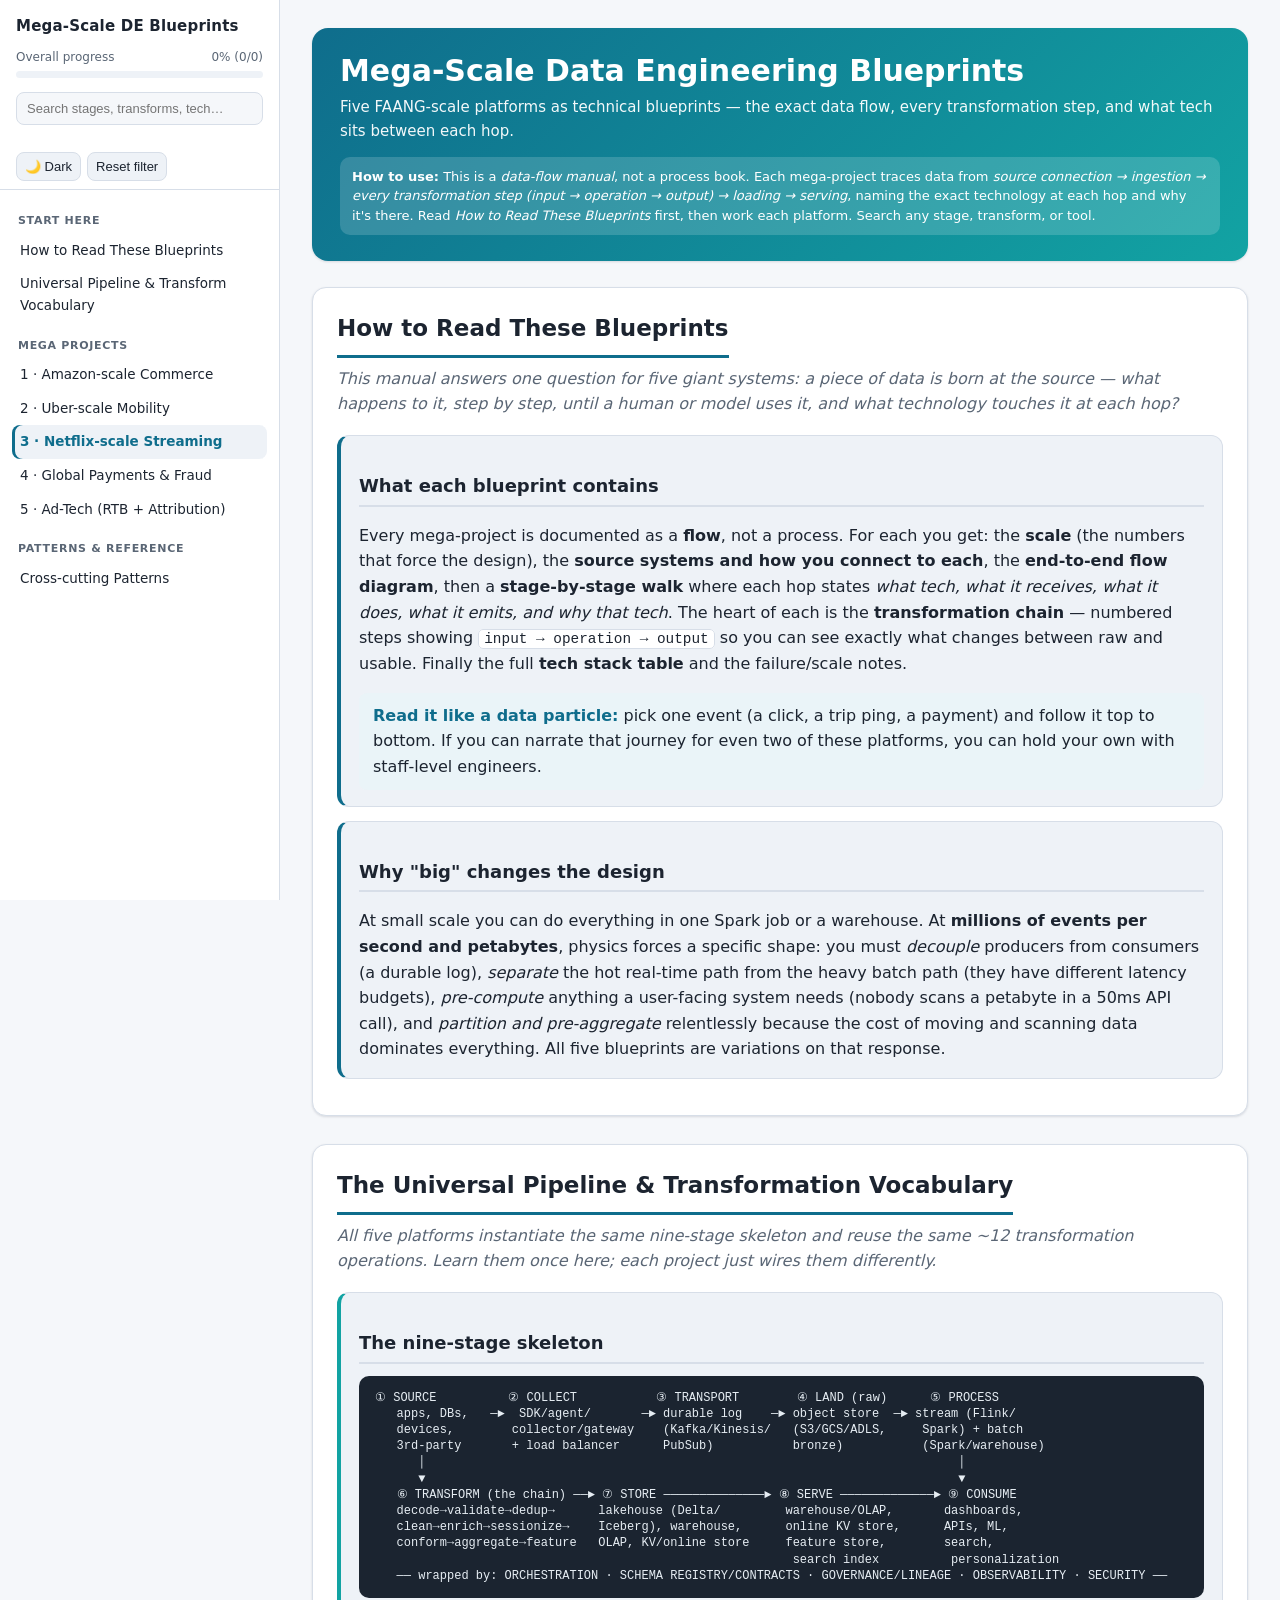
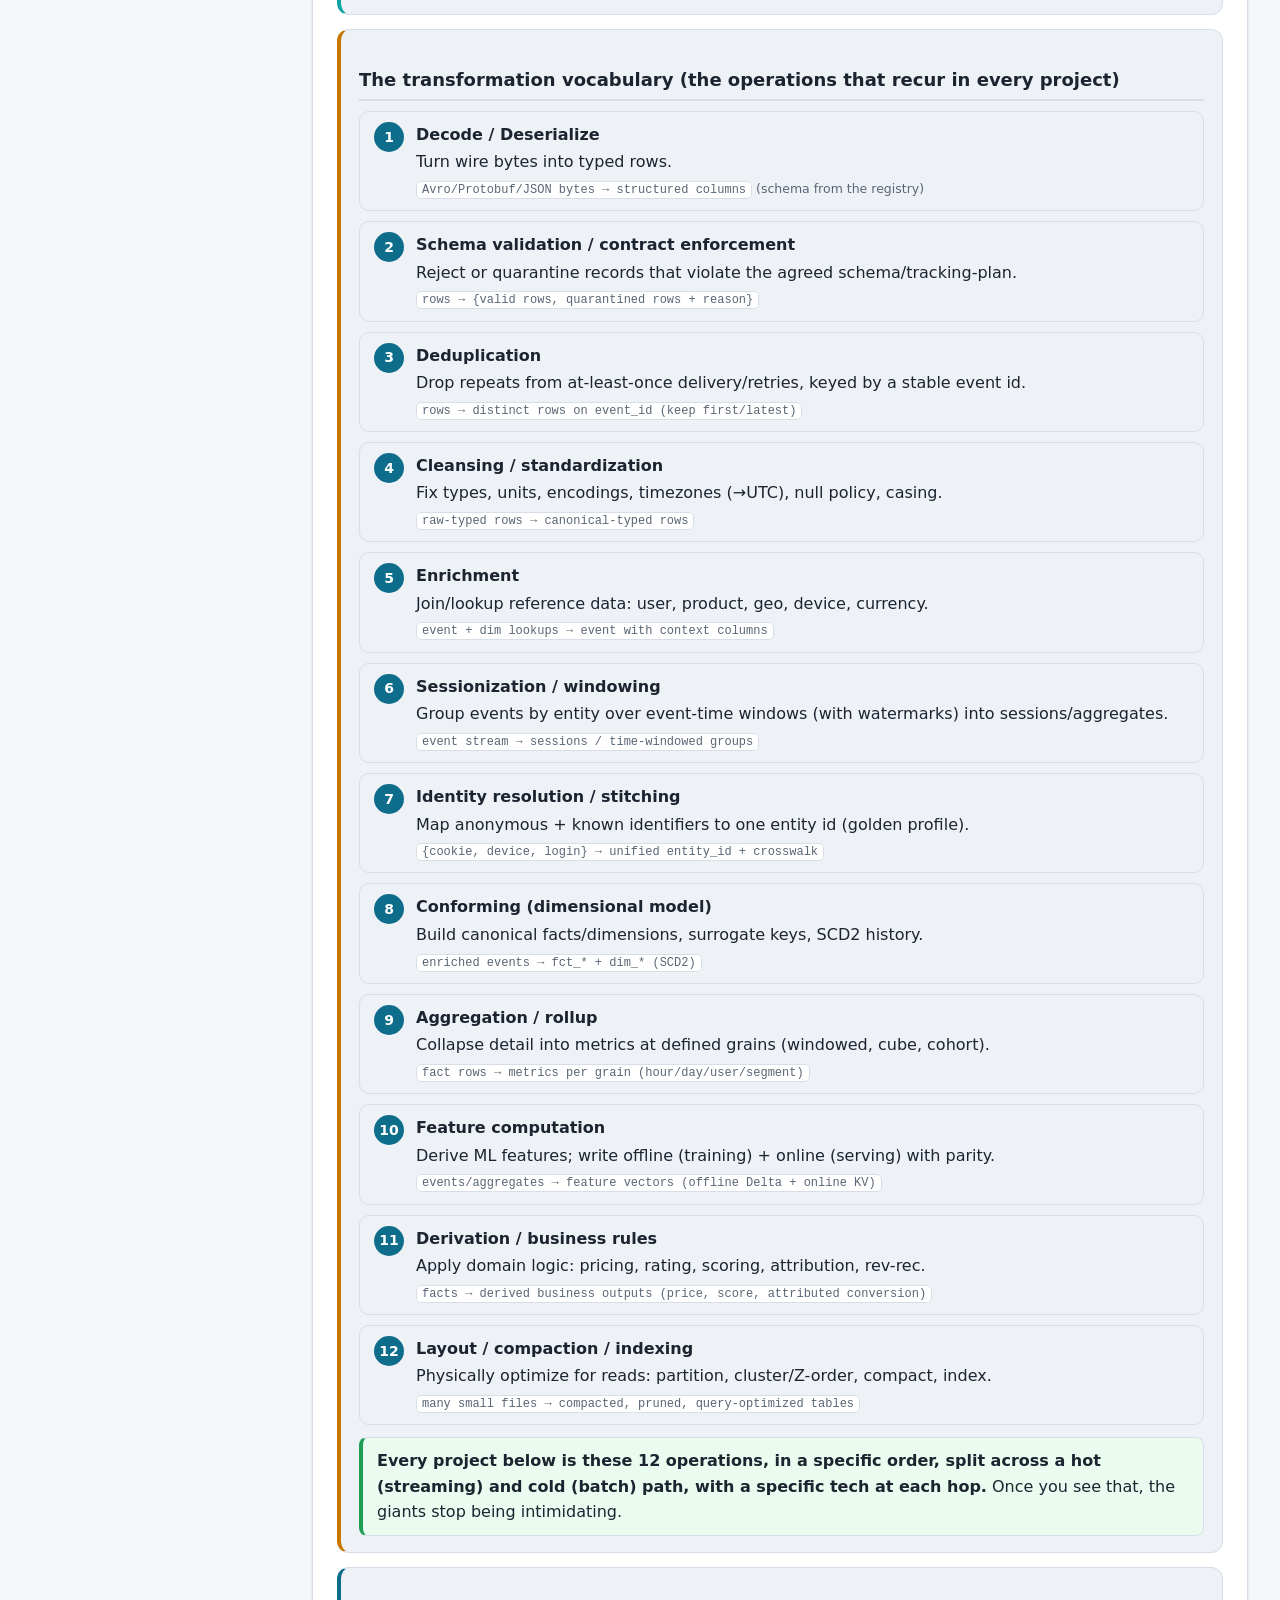
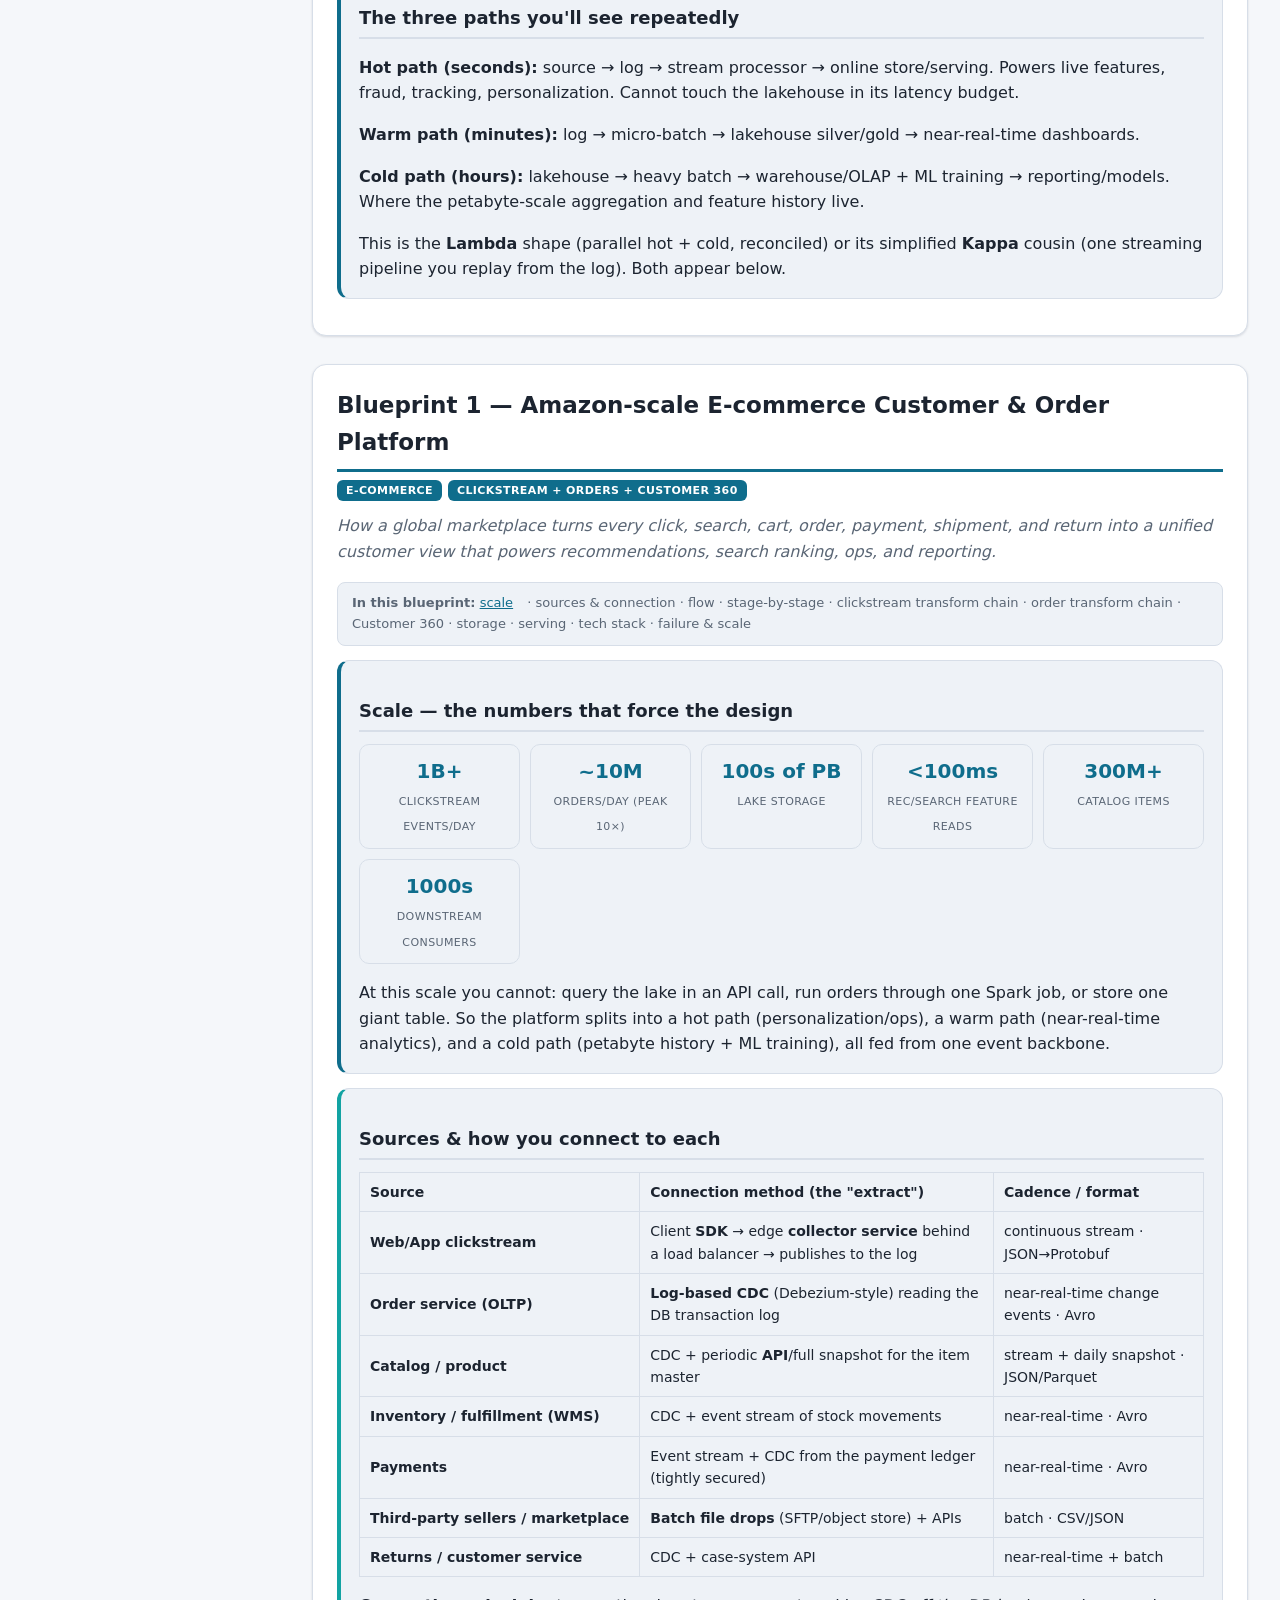
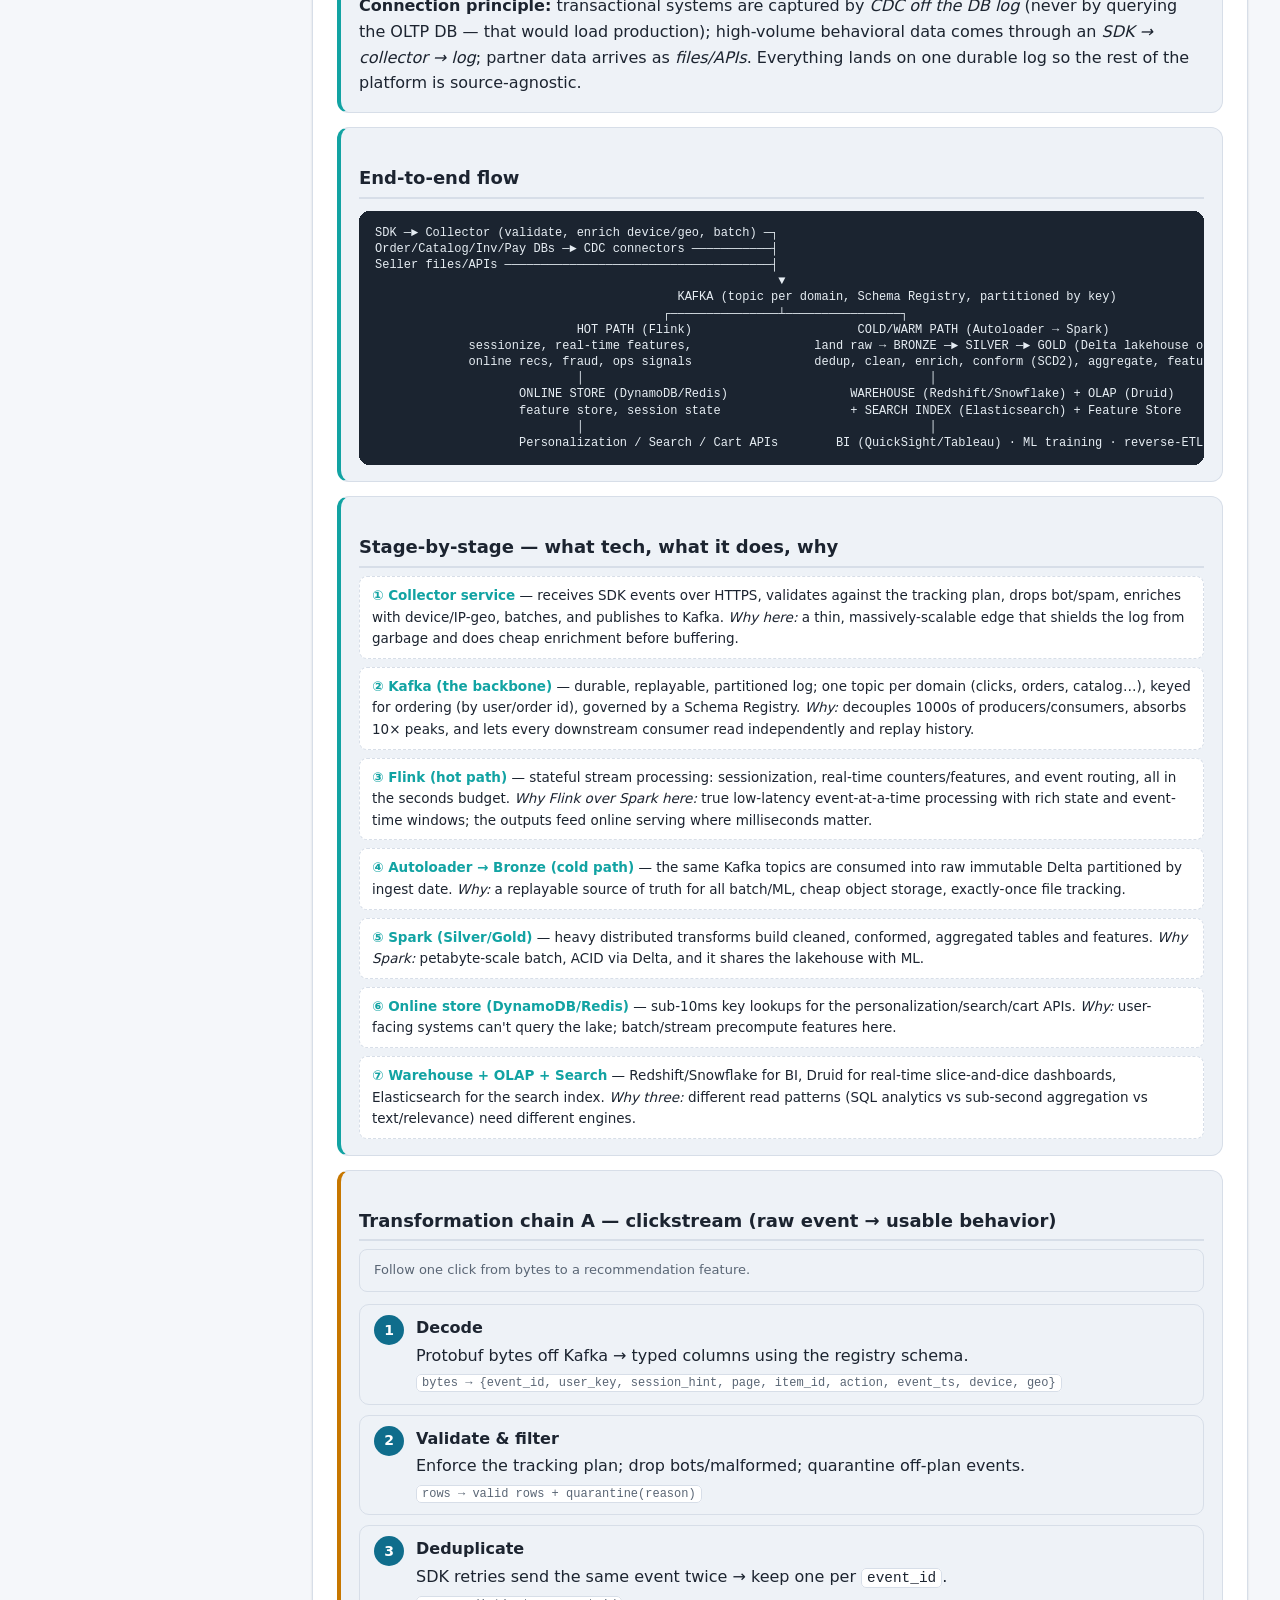
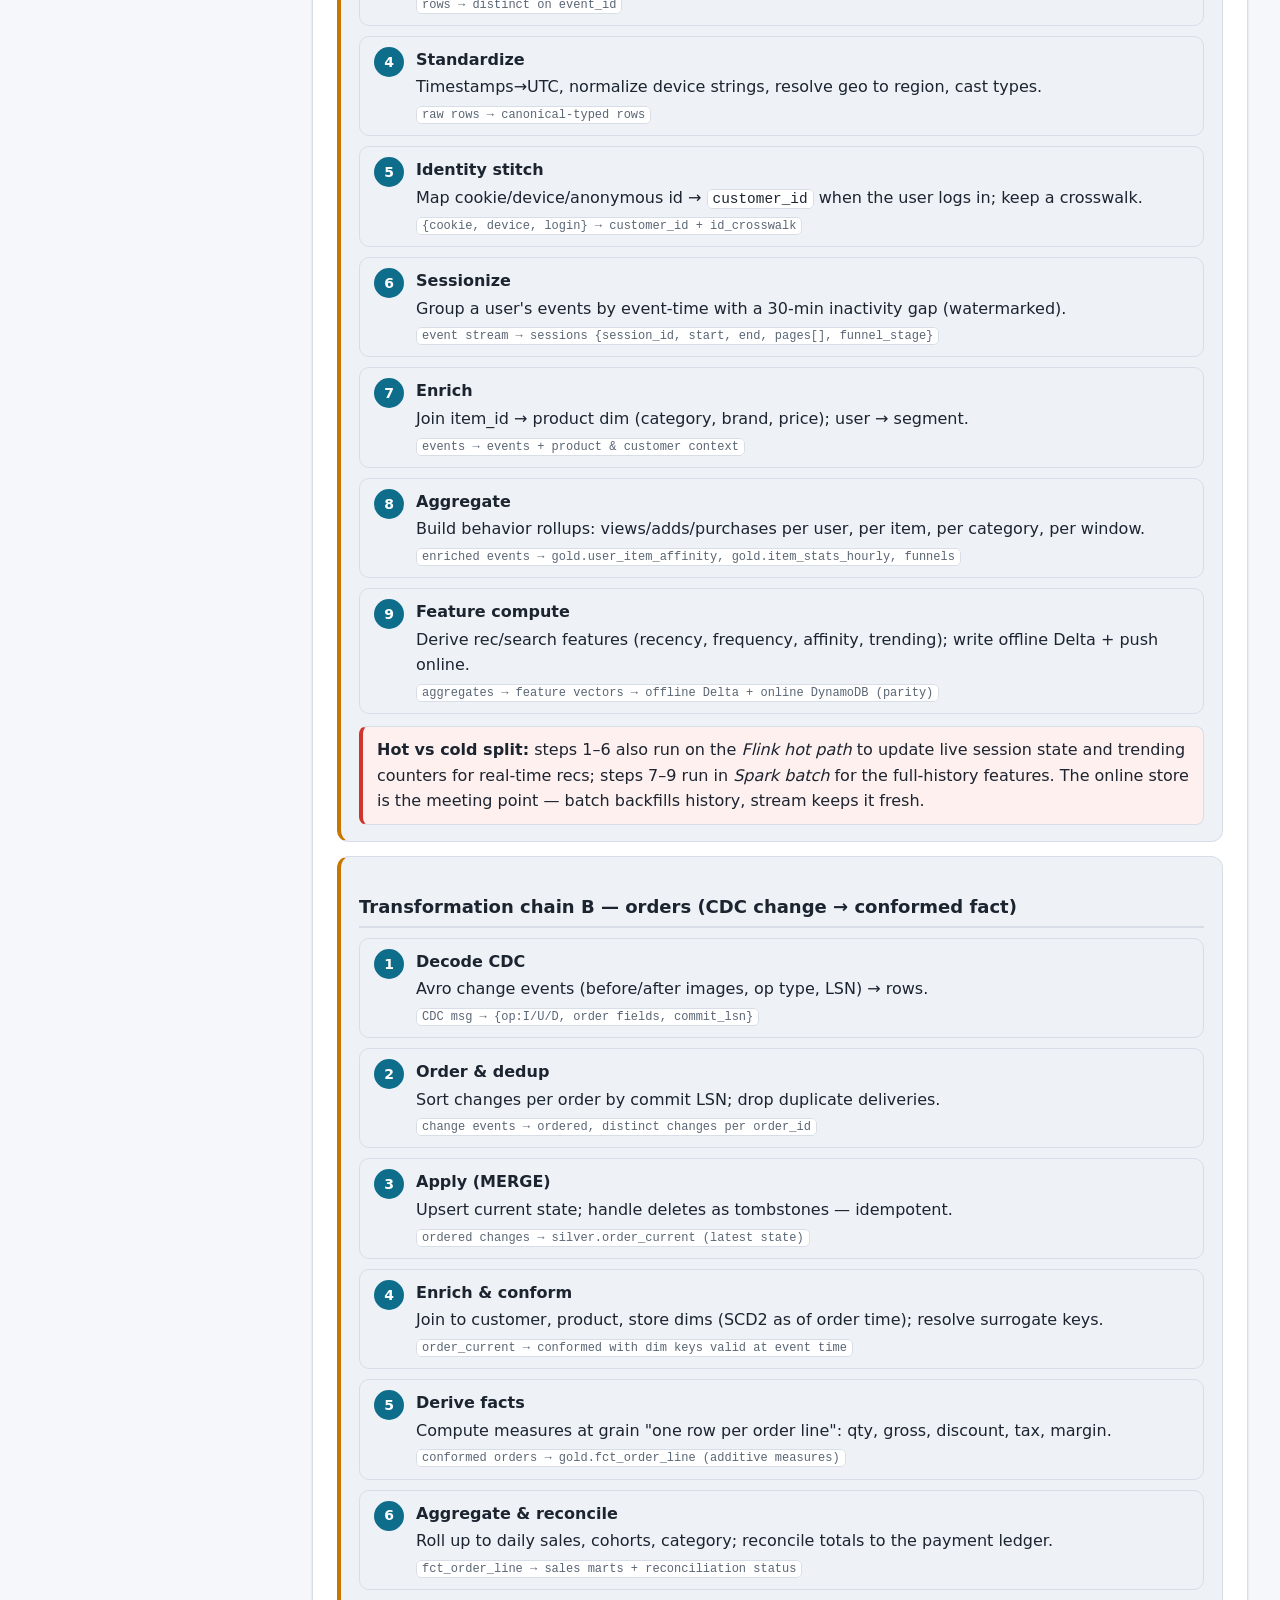
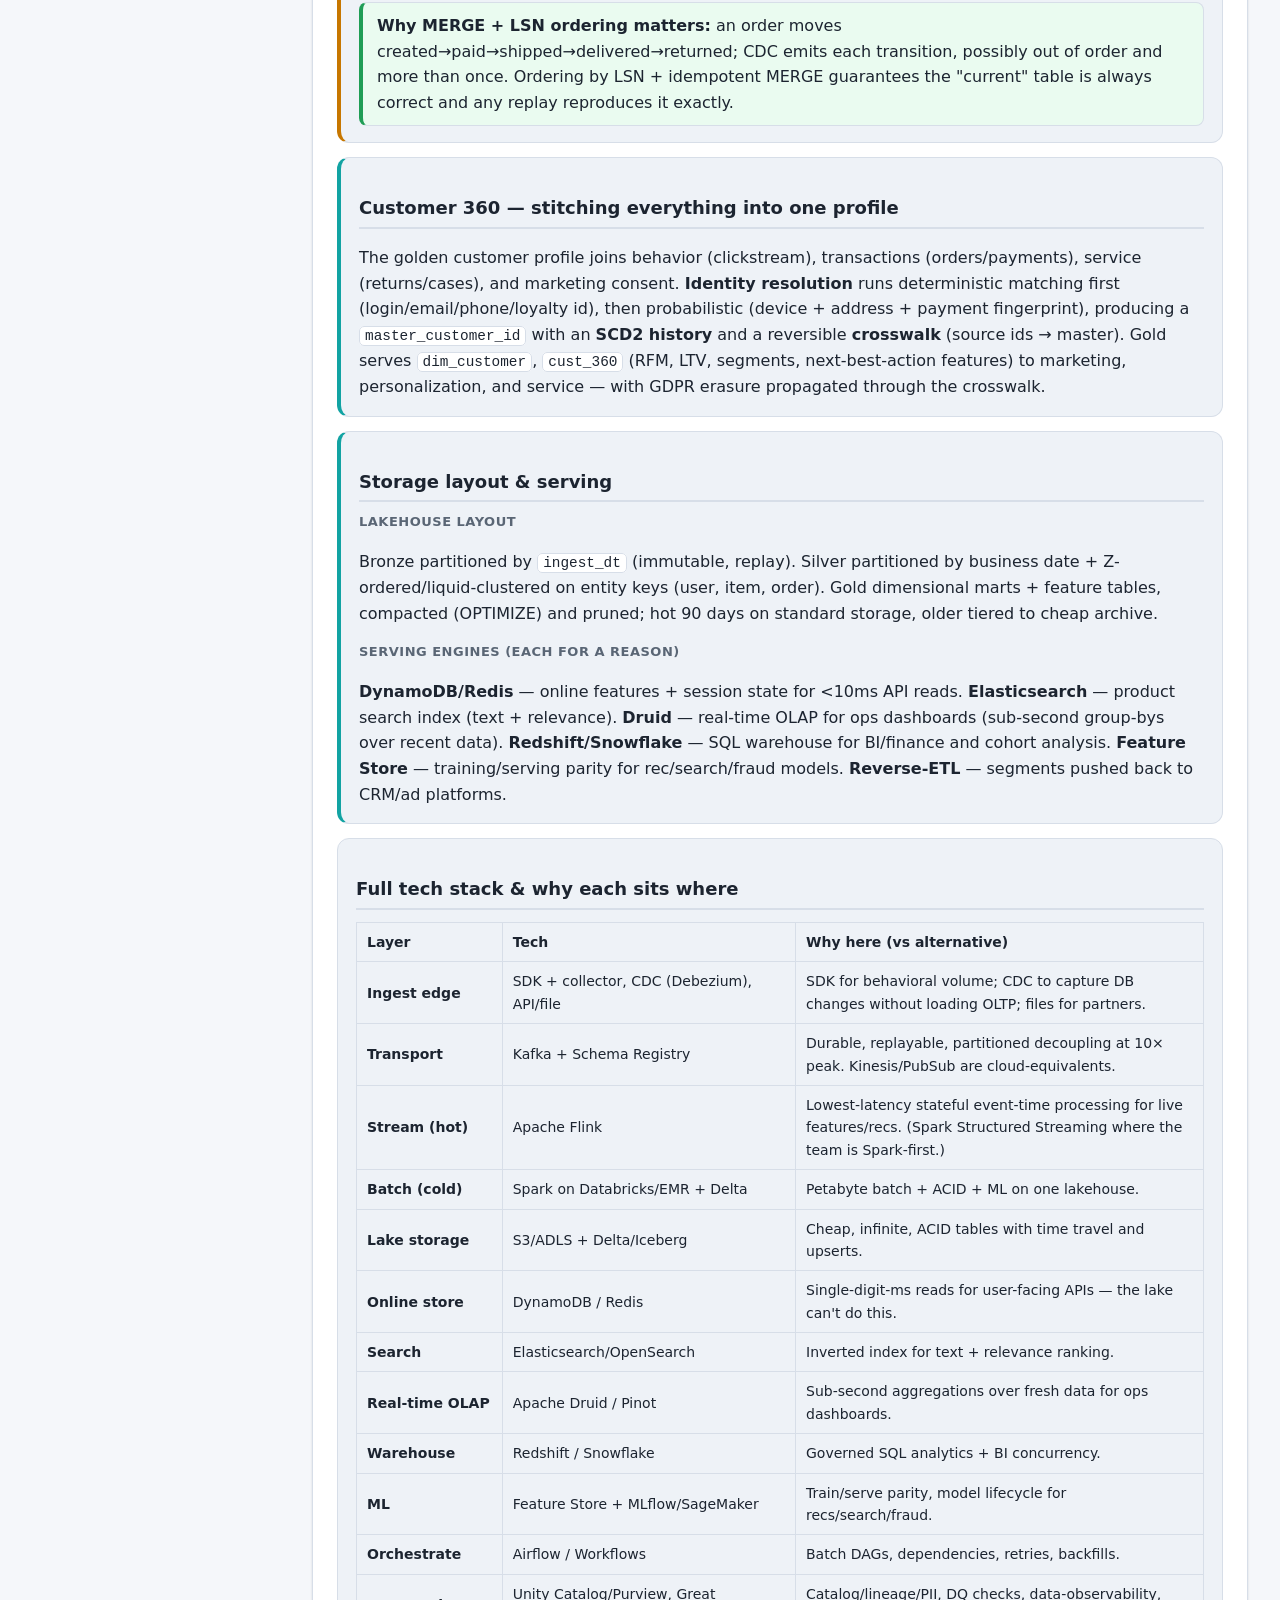
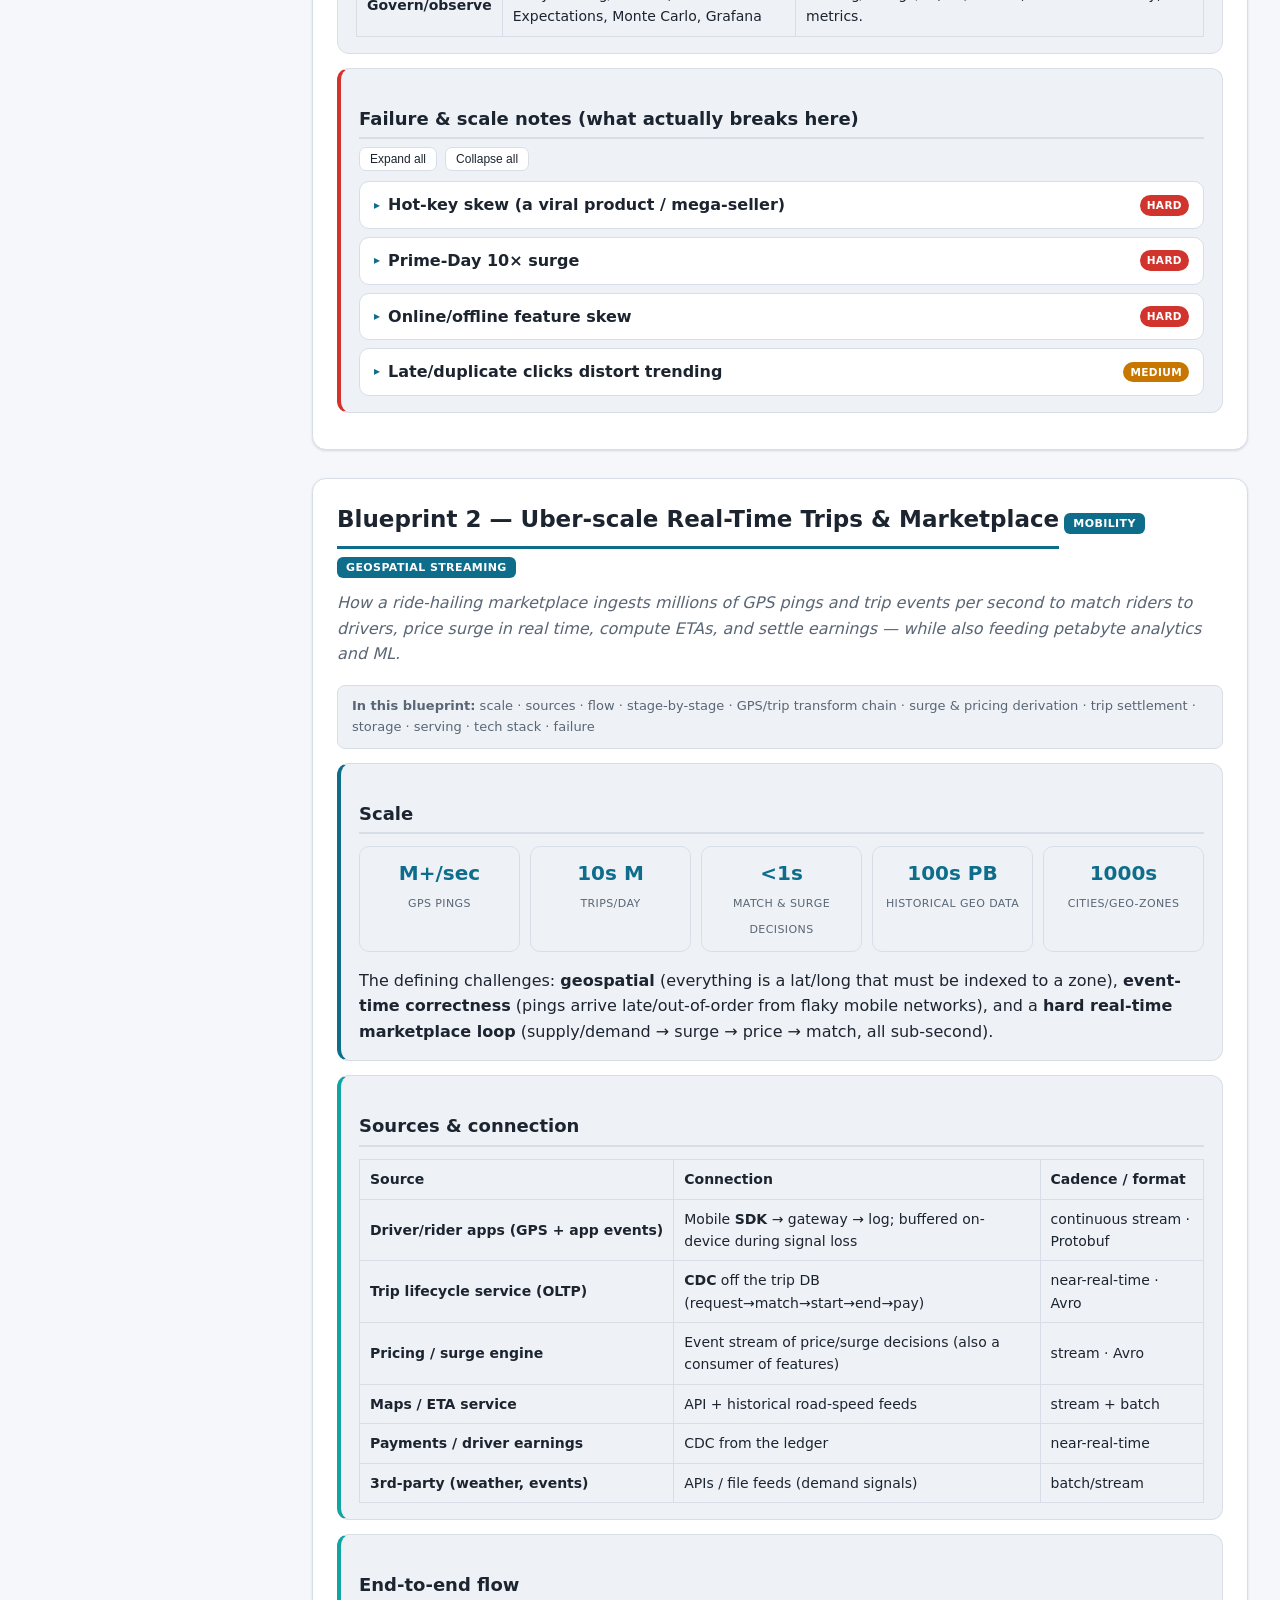
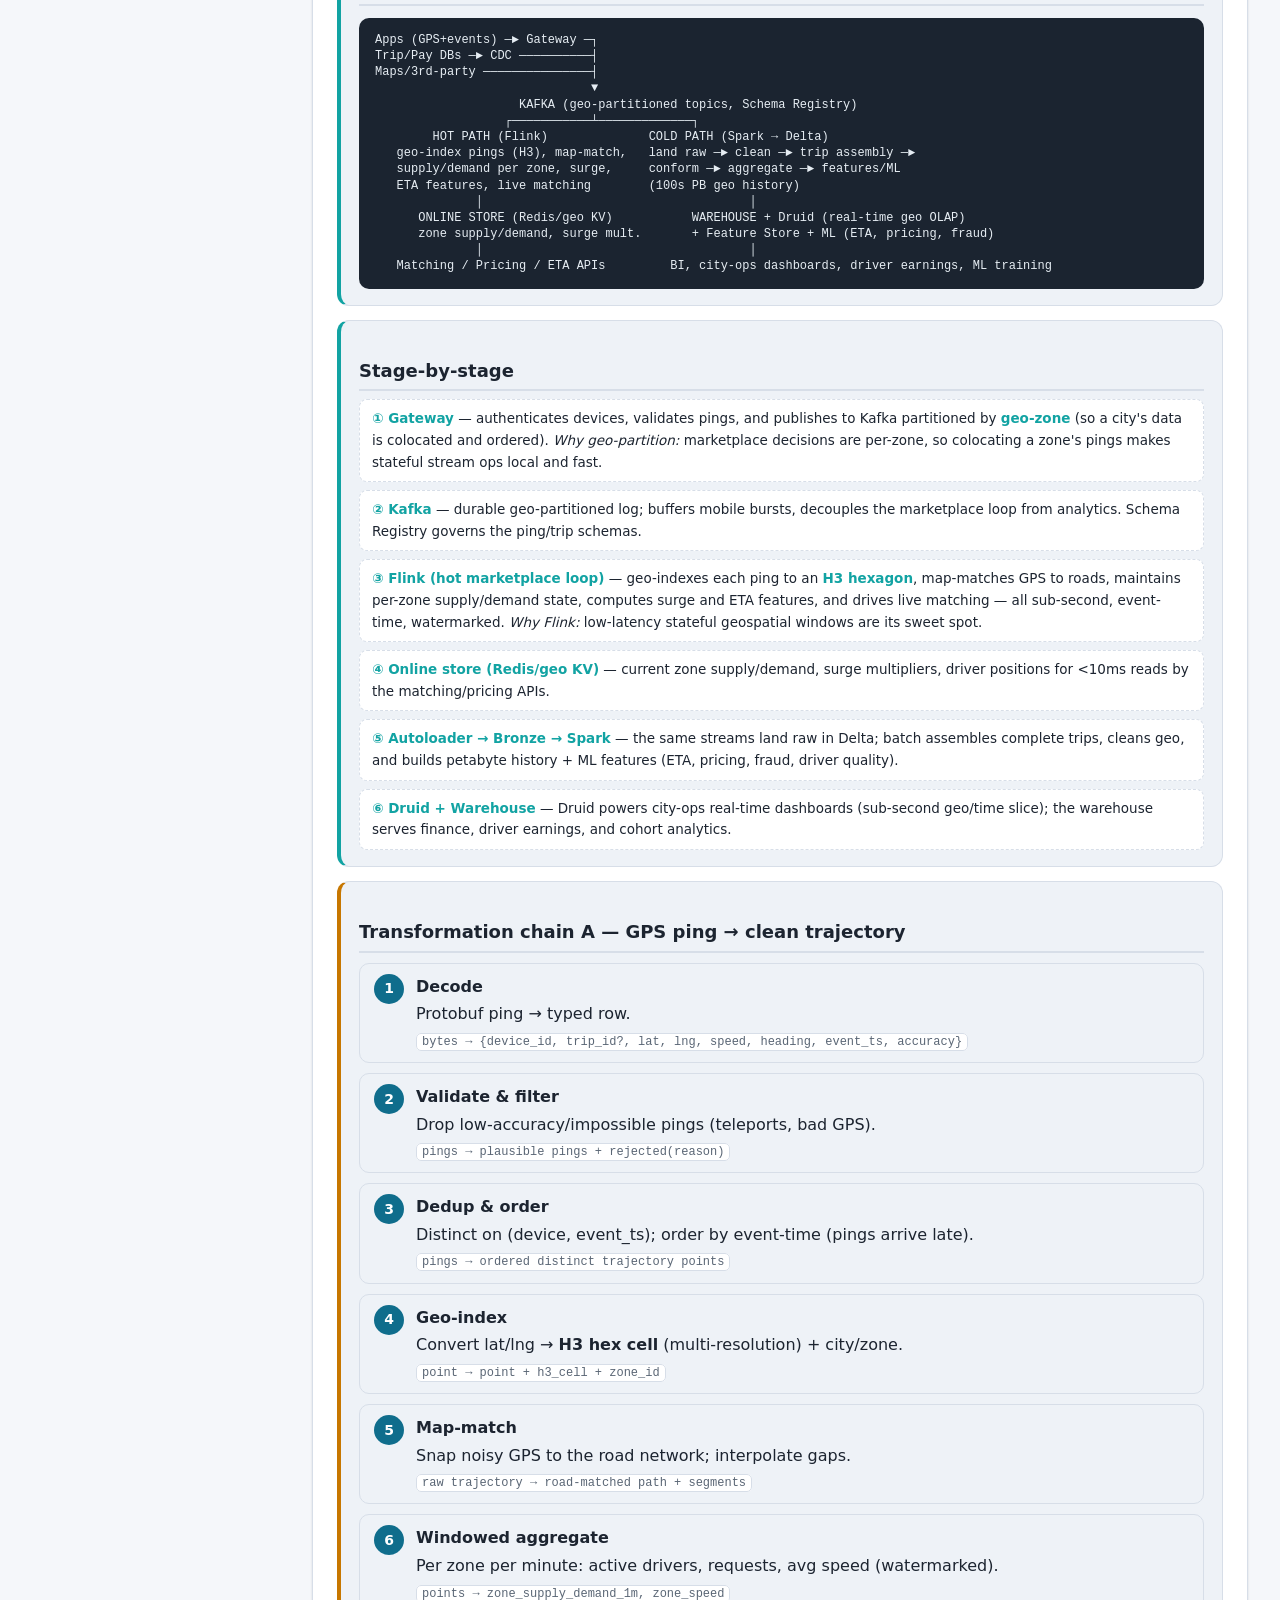
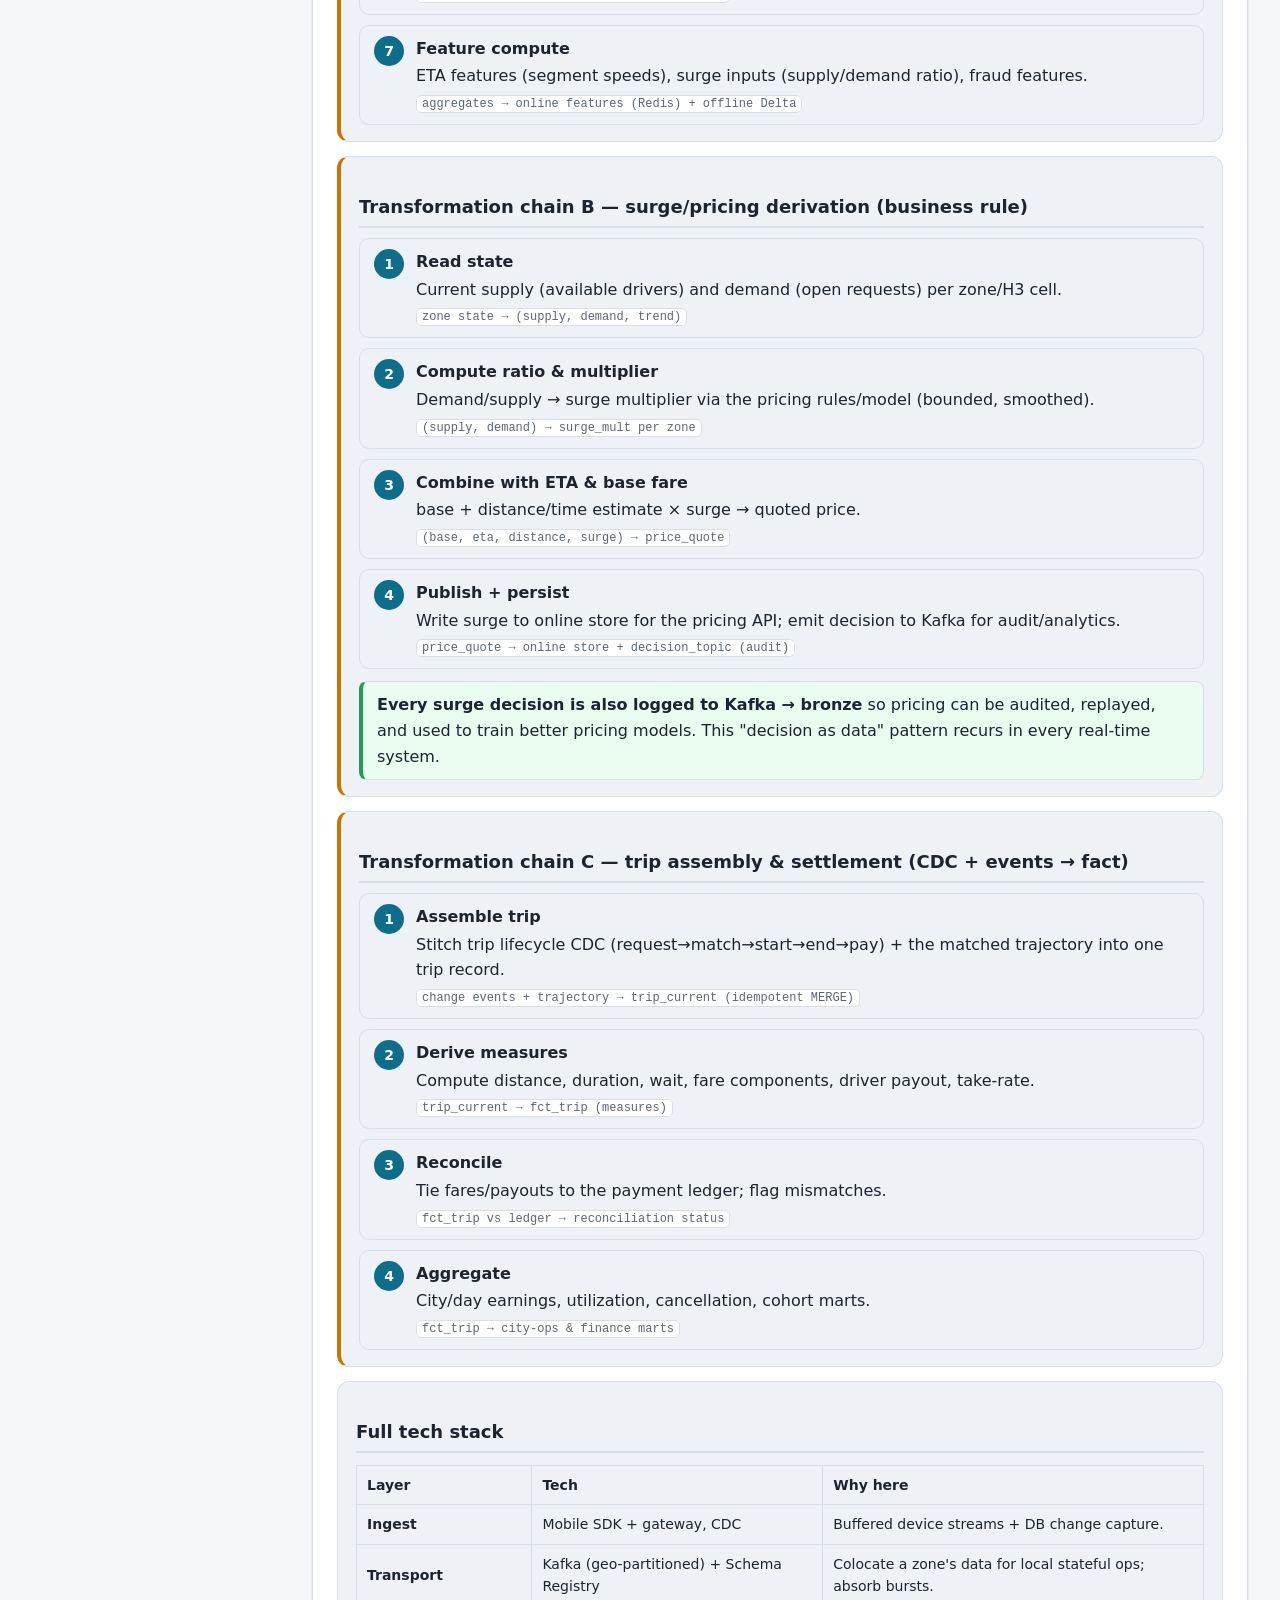
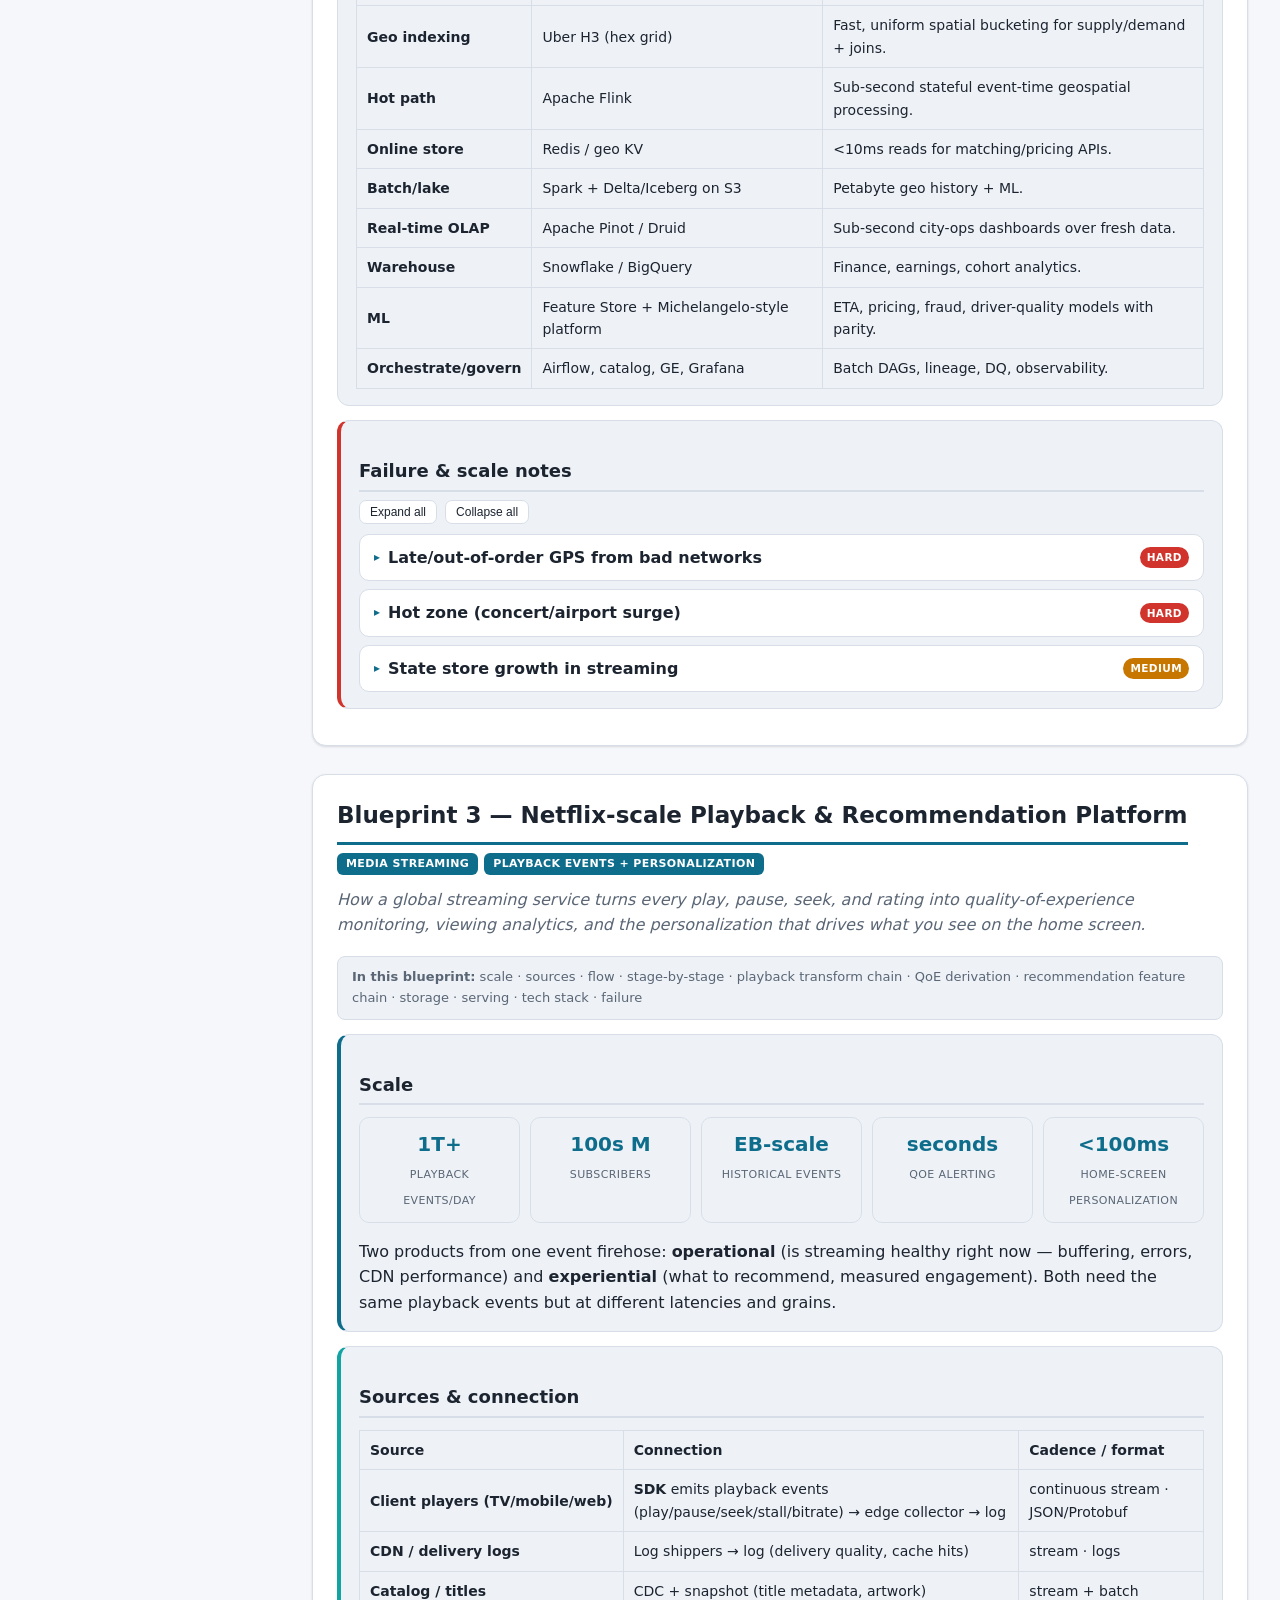
<file: library/MegaScale_DE_Blueprints_2026.html>
<!doctype html>
<html lang="en">
<head>
<meta charset="utf-8">
<meta name="viewport" content="width=device-width, initial-scale=1">
<title>Mega-Scale DE Blueprints 2026 — Deepesh</title>
<style>
/* ============ Theme tokens ============ */
:root{
  --bg:#f5f7fa; --surface:#ffffff; --surface-2:#eef2f7; --border:#d7dee8;
  --text:#1c2430; --text-dim:#5a6675; --accent:#0f6d8c; --accent-2:#12a3a3;
  --accent-ink:#ffffff; --code-bg:#1b2430; --code-text:#e6edf3;
  --e:#1f9d55; --m:#c77700; --h:#d0342c;
  --goal-bg:#eaf4f8; --verify-bg:#eafbf0; --gotcha-bg:#fdf0ee;
  --shadow:0 1px 3px rgba(20,30,50,.08),0 1px 2px rgba(20,30,50,.06);
  --sidebar-w:280px;
}
html[data-theme="dark"]{
  --bg:#0e131a; --surface:#161d27; --surface-2:#1c2530; --border:#2a3542;
  --text:#e4eaf1; --text-dim:#9aa7b6; --accent:#3fb4d6; --accent-2:#2fd0cf;
  --accent-ink:#04121a; --code-bg:#0a0f16; --code-text:#dce6f0;
  --e:#3ecf7a; --m:#e0a437; --h:#f0665e;
  --goal-bg:#132833; --verify-bg:#122b1f; --gotcha-bg:#2c1a18;
  --shadow:0 1px 3px rgba(0,0,0,.4);
}
*{box-sizing:border-box}
html{scroll-behavior:smooth}
body{
  margin:0; background:var(--bg); color:var(--text);
  font-family:system-ui,-apple-system,"Segoe UI",Roboto,Helvetica,Arial,sans-serif;
  font-size:16px; line-height:1.6; scroll-padding-top:12px;
}
a{color:var(--accent)}

/* ============ Layout ============ */
#sidebar{
  position:fixed; top:0; left:0; width:var(--sidebar-w); height:100vh;
  background:var(--surface); border-right:1px solid var(--border);
  display:flex; flex-direction:column; z-index:40; overflow:hidden;
}
#sidebar .side-head{padding:14px 16px 8px; border-bottom:1px solid var(--border)}
#sidebar .brand{font-weight:700; font-size:15px; letter-spacing:.2px}
#sidebar .side-scroll{overflow-y:auto; flex:1; padding:8px 8px 40px}
main{margin-left:var(--sidebar-w); padding:28px 32px 120px; max-width:1000px}

/* overall progress */
.overall{margin:10px 0 4px}
.overall .lbl{display:flex; justify-content:space-between; font-size:12px; color:var(--text-dim); margin-bottom:4px}
.bar{height:7px; background:var(--surface-2); border-radius:99px; overflow:hidden}
.bar>span{display:block; height:100%; width:0; background:linear-gradient(90deg,var(--accent),var(--accent-2)); transition:width .3s}

/* controls row */
.side-tools{display:flex; gap:6px; margin-top:10px}
.side-tools button, .icon-btn{
  cursor:pointer; border:1px solid var(--border); background:var(--surface-2);
  color:var(--text); border-radius:8px; padding:6px 8px; font-size:13px;
}
.side-tools button:hover{border-color:var(--accent)}
#search{
  width:100%; margin-top:10px; padding:8px 10px; border-radius:8px;
  border:1px solid var(--border); background:var(--bg); color:var(--text); font-size:13px;
}
#searchInfo{font-size:11px; color:var(--text-dim); min-height:14px; margin-top:3px}

/* nav */
.nav-group{margin:10px 4px 4px}
.nav-group>.grp-title{
  font-size:11px; text-transform:uppercase; letter-spacing:.7px;
  color:var(--text-dim); font-weight:700; padding:4px 6px;
}
.nav-item{
  display:block; text-decoration:none; color:var(--text); border-radius:8px;
  padding:6px 8px; font-size:13.5px; position:relative;
}
.nav-item:hover{background:var(--surface-2)}
.nav-item.active{background:var(--surface-2); color:var(--accent); font-weight:600; box-shadow:inset 3px 0 0 var(--accent)}
.nav-item .nav-top{display:flex; justify-content:space-between; align-items:center; gap:6px}
.nav-item .pct{font-size:10px; color:var(--text-dim); flex:none}
.nav-item .mini{height:4px; background:var(--surface-2); border-radius:99px; margin-top:4px; overflow:hidden}
.nav-item .mini>span{display:block; height:100%; width:0; background:var(--accent-2); transition:width .3s}
.nav-item.active .mini{background:var(--bg)}

/* hamburger (mobile) */
#hamburger{display:none; position:fixed; top:12px; left:12px; z-index:50}
#scrim{display:none; position:fixed; inset:0; background:rgba(0,0,0,.4); z-index:39}

/* ============ Header banner ============ */
.doc-banner{
  background:linear-gradient(135deg,var(--accent),var(--accent-2));
  color:var(--accent-ink); border-radius:16px; padding:26px 28px; margin-bottom:26px;
  box-shadow:var(--shadow);
}
.doc-banner h1{margin:0 0 6px; font-size:30px; line-height:1.15}
.doc-banner .sub{margin:0; font-size:15px; opacity:.95}
.doc-banner .howto{
  margin-top:14px; font-size:13px; background:rgba(255,255,255,.16);
  border-radius:10px; padding:10px 12px; line-height:1.5;
}

/* ============ Sections & contract classes ============ */
section.topic{
  background:var(--surface); border:1px solid var(--border); border-radius:14px;
  padding:22px 24px; margin:0 0 28px; box-shadow:var(--shadow); scroll-margin-top:16px;
}
section.topic>h2{
  margin:0 0 4px; font-size:23px; padding-bottom:8px;
  border-bottom:3px solid var(--accent); display:inline-block;
}
.tagline{margin:4px 0 18px; color:var(--text-dim); font-style:italic}
section.topic h3{font-size:16px; margin:0 0 10px}

.block{
  background:var(--surface-2); border:1px solid var(--border); border-radius:12px;
  padding:16px 18px; margin:14px 0;
}
.block>*:last-child{margin-bottom:0}

/* checklist */
ul.checklist{list-style:none; margin:0; padding:0}
ul.checklist li{margin:3px 0}
ul.checklist label{display:flex; gap:9px; align-items:flex-start; cursor:pointer; padding:3px 4px; border-radius:6px}
ul.checklist label:hover{background:var(--surface)}
ul.checklist input.prog{margin-top:5px; flex:none; width:16px; height:16px; accent-color:var(--accent)}
ul.checklist input.prog:checked + *, label:has(input.prog:checked){color:var(--text-dim)}

/* Q&A details */
details.q{
  border:1px solid var(--border); border-radius:10px; margin:8px 0;
  background:var(--surface); overflow:hidden;
}
details.q>summary{
  cursor:pointer; padding:10px 14px; font-weight:600; list-style:none;
  display:flex; align-items:center; gap:8px;
}
details.q>summary::-webkit-details-marker{display:none}
details.q>summary::before{content:"\25B8"; color:var(--accent); font-size:12px; transition:transform .15s}
details.q[open]>summary::before{transform:rotate(90deg)}
details.q[open]>summary{background:var(--surface-2); border-bottom:1px solid var(--border)}
details.q[open]{box-shadow:inset 3px 0 0 var(--accent)}
.a{padding:6px 16px 12px 28px}
.a>*:first-child{margin-top:6px}

/* difficulty badges */
.lvl{font-size:10.5px; font-weight:700; text-transform:uppercase; letter-spacing:.4px;
  padding:2px 7px; border-radius:99px; color:#fff; margin-left:auto; flex:none}
.lvl.e{background:var(--e)} .lvl.m{background:var(--m)} .lvl.h{background:var(--h)}

/* qa toolbar */
.qa-tools{display:flex; gap:8px; margin:0 0 10px}
.qa-tools button{
  cursor:pointer; font-size:12px; padding:4px 10px; border-radius:7px;
  border:1px solid var(--border); background:var(--surface); color:var(--text);
}
.qa-tools button:hover{border-color:var(--accent); color:var(--accent)}

/* playbook / phase */
.block.playbook{border-left:4px solid var(--accent)}
.block.phase{border-left:4px solid var(--accent-2)}
.pb-goal,.ph-goal{background:var(--goal-bg); border-radius:8px; padding:8px 12px}
.pb-verify{background:var(--verify-bg); border-radius:8px; padding:8px 12px}
.pb-gotcha{background:var(--gotcha-bg); border-radius:8px; padding:8px 12px}
ol.steps{margin:12px 0; padding-left:22px}
ol.steps>li{margin:8px 0; padding-left:4px}

/* code */
pre{background:var(--code-bg); color:var(--code-text); border-radius:10px;
  padding:14px 16px; overflow-x:auto; margin:12px 0; line-height:1.5}
pre code{background:none; padding:0; color:inherit; font-size:13.5px}
code{font-family:ui-monospace,SFMono-Regular,Menlo,Consolas,monospace;
  background:var(--surface); border:1px solid var(--border); border-radius:5px;
  padding:1px 5px; font-size:.9em}

/* tables */
table{border-collapse:collapse; width:100%; margin:12px 0; font-size:14px}
th,td{border:1px solid var(--border); padding:8px 10px; text-align:left}
thead th{background:var(--surface-2)}
tbody tr:nth-child(even){background:var(--surface-2)}

/* back to top */
#toTop{
  position:fixed; right:22px; bottom:22px; z-index:35; display:none;
  width:44px; height:44px; border-radius:50%; border:none; cursor:pointer;
  background:var(--accent); color:var(--accent-ink); font-size:20px;
  box-shadow:var(--shadow);
}
#toTop:hover{background:var(--accent-2)}

/* search hidden helpers */
.s-hidden{display:none !important}

/* ============ Responsive ============ */
@media (max-width:900px){
  #sidebar{transform:translateX(-100%); transition:transform .25s; box-shadow:var(--shadow)}
  body.nav-open #sidebar{transform:translateX(0)}
  body.nav-open #scrim{display:block}
  main{margin-left:0; padding:64px 18px 120px}
  #hamburger{display:block}
}

/* ============ Print ============ */
@media print{
  #sidebar,#hamburger,#toTop,#scrim,.qa-tools{display:none !important}
  main{margin:0; max-width:none; padding:0}
  details.q{page-break-inside:avoid}
  section.topic{page-break-inside:avoid; box-shadow:none; border:1px solid #ccc}
  .doc-banner{color:#000; background:none; border:1px solid #ccc}
  a{color:inherit; text-decoration:none}
}

/* ===== Mega-blueprint additions ===== */
.block.theory{border-left:4px solid var(--accent)}
.block.flow{border-left:4px solid var(--accent-2)}
.block.tf{border-left:4px solid var(--m)}
.block.qa{border-left:4px solid var(--h)}
.crux{background:var(--goal-bg); border-radius:8px; padding:10px 14px; margin:12px 0}
.crux>strong{color:var(--accent)}
.key{background:var(--verify-bg); border:1px solid var(--border); border-left:4px solid var(--e); border-radius:8px; padding:10px 14px; margin:12px 0}
.warn{background:var(--gotcha-bg); border:1px solid var(--border); border-left:4px solid var(--h); border-radius:8px; padding:10px 14px; margin:12px 0}
.tip{background:var(--goal-bg); border-left:4px solid var(--accent-2); border-radius:8px; padding:10px 14px; margin:12px 0}
.scale{display:grid; grid-template-columns:repeat(auto-fill,minmax(140px,1fr)); gap:10px; margin:12px 0}
.scale .m{background:var(--surface-2); border:1px solid var(--border); border-radius:10px; padding:10px 12px; text-align:center}
.scale .m b{display:block; font-size:20px; color:var(--accent)}
.scale .m span{font-size:11px; color:var(--text-dim); text-transform:uppercase; letter-spacing:.4px}
.tag-ind{display:inline-block; font-size:11px; font-weight:700; padding:2px 9px; border-radius:6px; background:var(--accent); color:var(--accent-ink); margin:0 6px 8px 0; text-transform:uppercase; letter-spacing:.4px}
section.topic h3{font-size:18px; margin:20px 0 8px; border-bottom:2px solid var(--border); padding-bottom:4px}
section.topic h4{font-size:15px; margin:16px 0 6px; color:var(--accent)}
section.topic h5{font-size:13px; margin:10px 0 4px; text-transform:uppercase; letter-spacing:.5px; color:var(--text-dim)}
.mini-toc{font-size:13px; color:var(--text-dim); margin:2px 0 12px; background:var(--surface-2); border:1px solid var(--border); border-radius:8px; padding:10px 14px}
.mini-toc a{margin-right:10px; white-space:nowrap}
pre.arch{font-size:12px; line-height:1.35}
/* transformation step cards */
.step{display:flex; gap:12px; margin:10px 0; background:var(--surface-2); border:1px solid var(--border); border-radius:10px; padding:10px 14px}
.step .n{flex:none; width:30px; height:30px; border-radius:50%; background:var(--accent); color:var(--accent-ink); font-weight:700; display:flex; align-items:center; justify-content:center; font-size:14px}
.step .b{flex:1}
.step .b .t{font-weight:700; margin-bottom:2px}
.step .io{font-size:12.5px; color:var(--text-dim); margin-top:4px}
.step .io code{font-size:12px}
.hop{background:var(--surface); border:1px dashed var(--border); border-radius:8px; padding:8px 12px; margin:8px 0; font-size:13.5px}
.hop b{color:var(--accent-2)}
table.stack th:first-child, table.stack td:first-child{white-space:nowrap; font-weight:600}
</style>
</head>
<body>
<button id="hamburger" class="icon-btn" aria-label="Toggle navigation">&#9776;</button>
<div id="scrim"></div>
<aside id="sidebar">
  <div class="side-head">
    <div class="brand">Mega-Scale DE Blueprints</div>
    <div class="overall">
      <div class="lbl"><span>Overall progress</span><span id="overallPct">0%</span></div>
      <div class="bar"><span id="overallBar"></span></div>
    </div>
    <input id="search" type="search" placeholder="Search stages, transforms, tech…" autocomplete="off">
    <div id="searchInfo"></div>
    <div class="side-tools">
      <button id="themeBtn" type="button">🌙 Dark</button>
      <button id="expandNav" type="button">Reset filter</button>
    </div>
  </div>
  <nav class="side-scroll" id="nav" aria-label="Sections"></nav>
</aside>
<main id="main">
  <header class="doc-banner">
    <h1>Mega-Scale Data Engineering Blueprints</h1>
    <p class="sub">Five FAANG-scale platforms as technical blueprints — the exact data flow, every transformation step, and what tech sits between each hop.</p>
    <div class="howto">
      <strong>How to use:</strong> This is a <em>data-flow manual</em>, not a process book. Each mega-project traces data
      from <em>source connection → ingestion → every transformation step (input → operation → output) → loading → serving</em>,
      naming the exact technology at each hop and why it's there. Read <em>How to Read These Blueprints</em> first,
      then work each platform. Search any stage, transform, or tool.
    </div>
  </header>
  <section class="topic" id="how-to-read" data-title="How to Read These Blueprints" data-cat="Start Here">
  <h2>How to Read These Blueprints</h2>
  <p class="tagline">This manual answers one question for five giant systems: <em>a piece of data is born at the source — what happens to it, step by step, until a human or model uses it, and what technology touches it at each hop?</em></p>

  <div class="block theory">
    <h3>What each blueprint contains</h3>
    <p>Every mega-project is documented as a <strong>flow</strong>, not a process. For each you get: the <strong>scale</strong> (the numbers that force the design), the <strong>source systems and how you connect to each</strong>, the <strong>end-to-end flow diagram</strong>, then a <strong>stage-by-stage walk</strong> where each hop states <em>what tech, what it receives, what it does, what it emits, and why that tech</em>. The heart of each is the <strong>transformation chain</strong> — numbered steps showing <code>input → operation → output</code> so you can see exactly what changes between raw and usable. Finally the full <strong>tech stack table</strong> and the failure/scale notes.</p>
    <div class="crux"><strong>Read it like a data particle:</strong> pick one event (a click, a trip ping, a payment) and follow it top to bottom. If you can narrate that journey for even two of these platforms, you can hold your own with staff-level engineers.</div>
  </div>

  <div class="block theory">
    <h3>Why "big" changes the design</h3>
    <p>At small scale you can do everything in one Spark job or a warehouse. At <strong>millions of events per second and petabytes</strong>, physics forces a specific shape: you must <em>decouple</em> producers from consumers (a durable log), <em>separate</em> the hot real-time path from the heavy batch path (they have different latency budgets), <em>pre-compute</em> anything a user-facing system needs (nobody scans a petabyte in a 50ms API call), and <em>partition and pre-aggregate</em> relentlessly because the cost of moving and scanning data dominates everything. All five blueprints are variations on that response.</p>
  </div>
  </section>

  <section class="topic" id="universal" data-title="Universal Pipeline &amp; Transform Vocabulary" data-cat="Start Here">
  <h2>The Universal Pipeline &amp; Transformation Vocabulary</h2>
  <p class="tagline">All five platforms instantiate the same nine-stage skeleton and reuse the same ~12 transformation operations. Learn them once here; each project just wires them differently.</p>

  <div class="block flow">
    <h3>The nine-stage skeleton</h3>
    <pre class="arch">① SOURCE          ② COLLECT           ③ TRANSPORT        ④ LAND (raw)      ⑤ PROCESS
   apps, DBs,   ─►  SDK/agent/       ─► durable log    ─► object store  ─► stream (Flink/
   devices,        collector/gateway    (Kafka/Kinesis/   (S3/GCS/ADLS,     Spark) + batch
   3rd-party       + load balancer      PubSub)           bronze)           (Spark/warehouse)
      │                                                                          │
      ▼                                                                          ▼
   ⑥ TRANSFORM (the chain) ──► ⑦ STORE ──────────────► ⑧ SERVE ─────────────► ⑨ CONSUME
   decode→validate→dedup→      lakehouse (Delta/         warehouse/OLAP,       dashboards,
   clean→enrich→sessionize→    Iceberg), warehouse,      online KV store,      APIs, ML,
   conform→aggregate→feature   OLAP, KV/online store     feature store,        search,
                                                          search index          personalization
   ── wrapped by: ORCHESTRATION · SCHEMA REGISTRY/CONTRACTS · GOVERNANCE/LINEAGE · OBSERVABILITY · SECURITY ──</pre>
  </div>

  <div class="block tf">
    <h3>The transformation vocabulary (the operations that recur in every project)</h3>
    <div class="step"><div class="n">1</div><div class="b"><div class="t">Decode / Deserialize</div>Turn wire bytes into typed rows.<div class="io"><code>Avro/Protobuf/JSON bytes → structured columns</code> (schema from the registry)</div></div></div>
    <div class="step"><div class="n">2</div><div class="b"><div class="t">Schema validation / contract enforcement</div>Reject or quarantine records that violate the agreed schema/tracking-plan.<div class="io"><code>rows → {valid rows, quarantined rows + reason}</code></div></div></div>
    <div class="step"><div class="n">3</div><div class="b"><div class="t">Deduplication</div>Drop repeats from at-least-once delivery/retries, keyed by a stable event id.<div class="io"><code>rows → distinct rows on event_id (keep first/latest)</code></div></div></div>
    <div class="step"><div class="n">4</div><div class="b"><div class="t">Cleansing / standardization</div>Fix types, units, encodings, timezones (→UTC), null policy, casing.<div class="io"><code>raw-typed rows → canonical-typed rows</code></div></div></div>
    <div class="step"><div class="n">5</div><div class="b"><div class="t">Enrichment</div>Join/lookup reference data: user, product, geo, device, currency.<div class="io"><code>event + dim lookups → event with context columns</code></div></div></div>
    <div class="step"><div class="n">6</div><div class="b"><div class="t">Sessionization / windowing</div>Group events by entity over event-time windows (with watermarks) into sessions/aggregates.<div class="io"><code>event stream → sessions / time-windowed groups</code></div></div></div>
    <div class="step"><div class="n">7</div><div class="b"><div class="t">Identity resolution / stitching</div>Map anonymous + known identifiers to one entity id (golden profile).<div class="io"><code>{cookie, device, login} → unified entity_id + crosswalk</code></div></div></div>
    <div class="step"><div class="n">8</div><div class="b"><div class="t">Conforming (dimensional model)</div>Build canonical facts/dimensions, surrogate keys, SCD2 history.<div class="io"><code>enriched events → fct_* + dim_* (SCD2)</code></div></div></div>
    <div class="step"><div class="n">9</div><div class="b"><div class="t">Aggregation / rollup</div>Collapse detail into metrics at defined grains (windowed, cube, cohort).<div class="io"><code>fact rows → metrics per grain (hour/day/user/segment)</code></div></div></div>
    <div class="step"><div class="n">10</div><div class="b"><div class="t">Feature computation</div>Derive ML features; write offline (training) + online (serving) with parity.<div class="io"><code>events/aggregates → feature vectors (offline Delta + online KV)</code></div></div></div>
    <div class="step"><div class="n">11</div><div class="b"><div class="t">Derivation / business rules</div>Apply domain logic: pricing, rating, scoring, attribution, rev-rec.<div class="io"><code>facts → derived business outputs (price, score, attributed conversion)</code></div></div></div>
    <div class="step"><div class="n">12</div><div class="b"><div class="t">Layout / compaction / indexing</div>Physically optimize for reads: partition, cluster/Z-order, compact, index.<div class="io"><code>many small files → compacted, pruned, query-optimized tables</code></div></div></div>
    <div class="key"><strong>Every project below is these 12 operations, in a specific order, split across a hot (streaming) and cold (batch) path, with a specific tech at each hop.</strong> Once you see that, the giants stop being intimidating.</div>
  </div>

  <div class="block theory">
    <h3>The three paths you'll see repeatedly</h3>
    <p><strong>Hot path (seconds):</strong> source → log → stream processor → online store/serving. Powers live features, fraud, tracking, personalization. Cannot touch the lakehouse in its latency budget.</p>
    <p><strong>Warm path (minutes):</strong> log → micro-batch → lakehouse silver/gold → near-real-time dashboards.</p>
    <p><strong>Cold path (hours):</strong> lakehouse → heavy batch → warehouse/OLAP + ML training → reporting/models. Where the petabyte-scale aggregation and feature history live.</p>
    <p>This is the <strong>Lambda</strong> shape (parallel hot + cold, reconciled) or its simplified <strong>Kappa</strong> cousin (one streaming pipeline you replay from the log). Both appear below.</p>
  </div>
  </section>

  <section class="topic" id="amazon" data-title="1 · Amazon-scale Commerce" data-cat="Mega Projects">
  <h2>Blueprint 1 — Amazon-scale E-commerce Customer &amp; Order Platform</h2>
  <span class="tag-ind">E-commerce</span><span class="tag-ind">Clickstream + Orders + Customer 360</span>
  <p class="tagline">How a global marketplace turns every click, search, cart, order, payment, shipment, and return into a unified customer view that powers recommendations, search ranking, ops, and reporting.</p>
  <div class="mini-toc"><b>In this blueprint:</b> <a href="#amazon">scale</a> · sources &amp; connection · flow · stage-by-stage · clickstream transform chain · order transform chain · Customer 360 · storage · serving · tech stack · failure &amp; scale</div>

  <div class="block theory">
    <h3>Scale — the numbers that force the design</h3>
    <div class="scale">
      <div class="m"><b>1B+</b><span>clickstream events/day</span></div>
      <div class="m"><b>~10M</b><span>orders/day (peak 10×)</span></div>
      <div class="m"><b>100s of PB</b><span>lake storage</span></div>
      <div class="m"><b>&lt;100ms</b><span>rec/search feature reads</span></div>
      <div class="m"><b>300M+</b><span>catalog items</span></div>
      <div class="m"><b>1000s</b><span>downstream consumers</span></div>
    </div>
    <p>At this scale you cannot: query the lake in an API call, run orders through one Spark job, or store one giant table. So the platform splits into a hot path (personalization/ops), a warm path (near-real-time analytics), and a cold path (petabyte history + ML training), all fed from one event backbone.</p>
  </div>

  <div class="block flow">
    <h3>Sources &amp; how you connect to each</h3>
    <table class="stack"><tr><th>Source</th><th>Connection method (the "extract")</th><th>Cadence / format</th></tr>
      <tr><td>Web/App clickstream</td><td>Client <b>SDK</b> → edge <b>collector service</b> behind a load balancer → publishes to the log</td><td>continuous stream · JSON→Protobuf</td></tr>
      <tr><td>Order service (OLTP)</td><td><b>Log-based CDC</b> (Debezium-style) reading the DB transaction log</td><td>near-real-time change events · Avro</td></tr>
      <tr><td>Catalog / product</td><td>CDC + periodic <b>API</b>/full snapshot for the item master</td><td>stream + daily snapshot · JSON/Parquet</td></tr>
      <tr><td>Inventory / fulfillment (WMS)</td><td>CDC + event stream of stock movements</td><td>near-real-time · Avro</td></tr>
      <tr><td>Payments</td><td>Event stream + CDC from the payment ledger (tightly secured)</td><td>near-real-time · Avro</td></tr>
      <tr><td>Third-party sellers / marketplace</td><td><b>Batch file drops</b> (SFTP/object store) + APIs</td><td>batch · CSV/JSON</td></tr>
      <tr><td>Returns / customer service</td><td>CDC + case-system API</td><td>near-real-time + batch</td></tr>
    </table>
    <p><strong>Connection principle:</strong> transactional systems are captured by <em>CDC off the DB log</em> (never by querying the OLTP DB — that would load production); high-volume behavioral data comes through an <em>SDK → collector → log</em>; partner data arrives as <em>files/APIs</em>. Everything lands on one durable log so the rest of the platform is source-agnostic.</p>
  </div>

  <div class="block flow">
    <h3>End-to-end flow</h3>
    <pre class="arch">SDK ─► Collector (validate, enrich device/geo, batch) ─┐
Order/Catalog/Inv/Pay DBs ─► CDC connectors ───────────┤
Seller files/APIs ─────────────────────────────────────┤
                                                        ▼
                                          KAFKA (topic per domain, Schema Registry, partitioned by key)
                                        ┌───────────────┴────────────────┐
                            HOT PATH (Flink)                       COLD/WARM PATH (Autoloader → Spark)
             sessionize, real-time features,                 land raw → BRONZE ─► SILVER ─► GOLD (Delta lakehouse on S3/ADLS)
             online recs, fraud, ops signals                 dedup, clean, enrich, conform (SCD2), aggregate, features
                            │                                                │
                    ONLINE STORE (DynamoDB/Redis)                 WAREHOUSE (Redshift/Snowflake) + OLAP (Druid)
                    feature store, session state                  + SEARCH INDEX (Elasticsearch) + Feature Store
                            │                                                │
                    Personalization / Search / Cart APIs        BI (QuickSight/Tableau) · ML training · reverse-ETL to CRM</pre>
  </div>

  <div class="block flow">
    <h3>Stage-by-stage — what tech, what it does, why</h3>
    <div class="hop"><b>① Collector service</b> — receives SDK events over HTTPS, validates against the tracking plan, drops bot/spam, enriches with device/IP-geo, batches, and publishes to Kafka. <em>Why here:</em> a thin, massively-scalable edge that shields the log from garbage and does cheap enrichment before buffering.</div>
    <div class="hop"><b>② Kafka (the backbone)</b> — durable, replayable, partitioned log; one topic per domain (clicks, orders, catalog…), keyed for ordering (by user/order id), governed by a Schema Registry. <em>Why:</em> decouples 1000s of producers/consumers, absorbs 10× peaks, and lets every downstream consumer read independently and replay history.</div>
    <div class="hop"><b>③ Flink (hot path)</b> — stateful stream processing: sessionization, real-time counters/features, and event routing, all in the seconds budget. <em>Why Flink over Spark here:</em> true low-latency event-at-a-time processing with rich state and event-time windows; the outputs feed online serving where milliseconds matter.</div>
    <div class="hop"><b>④ Autoloader → Bronze (cold path)</b> — the same Kafka topics are consumed into raw immutable Delta partitioned by ingest date. <em>Why:</em> a replayable source of truth for all batch/ML, cheap object storage, exactly-once file tracking.</div>
    <div class="hop"><b>⑤ Spark (Silver/Gold)</b> — heavy distributed transforms build cleaned, conformed, aggregated tables and features. <em>Why Spark:</em> petabyte-scale batch, ACID via Delta, and it shares the lakehouse with ML.</div>
    <div class="hop"><b>⑥ Online store (DynamoDB/Redis)</b> — sub-10ms key lookups for the personalization/search/cart APIs. <em>Why:</em> user-facing systems can't query the lake; batch/stream precompute features here.</div>
    <div class="hop"><b>⑦ Warehouse + OLAP + Search</b> — Redshift/Snowflake for BI, Druid for real-time slice-and-dice dashboards, Elasticsearch for the search index. <em>Why three:</em> different read patterns (SQL analytics vs sub-second aggregation vs text/relevance) need different engines.</div>
  </div>

  <div class="block tf">
    <h3>Transformation chain A — clickstream (raw event → usable behavior)</h3>
    <p class="mini-toc">Follow one click from bytes to a recommendation feature.</p>
    <div class="step"><div class="n">1</div><div class="b"><div class="t">Decode</div>Protobuf bytes off Kafka → typed columns using the registry schema.<div class="io"><code>bytes → {event_id, user_key, session_hint, page, item_id, action, event_ts, device, geo}</code></div></div></div>
    <div class="step"><div class="n">2</div><div class="b"><div class="t">Validate &amp; filter</div>Enforce the tracking plan; drop bots/malformed; quarantine off-plan events.<div class="io"><code>rows → valid rows + quarantine(reason)</code></div></div></div>
    <div class="step"><div class="n">3</div><div class="b"><div class="t">Deduplicate</div>SDK retries send the same event twice → keep one per <code>event_id</code>.<div class="io"><code>rows → distinct on event_id</code></div></div></div>
    <div class="step"><div class="n">4</div><div class="b"><div class="t">Standardize</div>Timestamps→UTC, normalize device strings, resolve geo to region, cast types.<div class="io"><code>raw rows → canonical-typed rows</code></div></div></div>
    <div class="step"><div class="n">5</div><div class="b"><div class="t">Identity stitch</div>Map cookie/device/anonymous id → <code>customer_id</code> when the user logs in; keep a crosswalk.<div class="io"><code>{cookie, device, login} → customer_id + id_crosswalk</code></div></div></div>
    <div class="step"><div class="n">6</div><div class="b"><div class="t">Sessionize</div>Group a user's events by event-time with a 30-min inactivity gap (watermarked).<div class="io"><code>event stream → sessions {session_id, start, end, pages[], funnel_stage}</code></div></div></div>
    <div class="step"><div class="n">7</div><div class="b"><div class="t">Enrich</div>Join item_id → product dim (category, brand, price); user → segment.<div class="io"><code>events → events + product &amp; customer context</code></div></div></div>
    <div class="step"><div class="n">8</div><div class="b"><div class="t">Aggregate</div>Build behavior rollups: views/adds/purchases per user, per item, per category, per window.<div class="io"><code>enriched events → gold.user_item_affinity, gold.item_stats_hourly, funnels</code></div></div></div>
    <div class="step"><div class="n">9</div><div class="b"><div class="t">Feature compute</div>Derive rec/search features (recency, frequency, affinity, trending); write offline Delta + push online.<div class="io"><code>aggregates → feature vectors → offline Delta + online DynamoDB (parity)</code></div></div></div>
    <div class="warn"><strong>Hot vs cold split:</strong> steps 1–6 also run on the <em>Flink hot path</em> to update live session state and trending counters for real-time recs; steps 7–9 run in <em>Spark batch</em> for the full-history features. The online store is the meeting point — batch backfills history, stream keeps it fresh.</div>
  </div>

  <div class="block tf">
    <h3>Transformation chain B — orders (CDC change → conformed fact)</h3>
    <div class="step"><div class="n">1</div><div class="b"><div class="t">Decode CDC</div>Avro change events (before/after images, op type, LSN) → rows.<div class="io"><code>CDC msg → {op:I/U/D, order fields, commit_lsn}</code></div></div></div>
    <div class="step"><div class="n">2</div><div class="b"><div class="t">Order &amp; dedup</div>Sort changes per order by commit LSN; drop duplicate deliveries.<div class="io"><code>change events → ordered, distinct changes per order_id</code></div></div></div>
    <div class="step"><div class="n">3</div><div class="b"><div class="t">Apply (MERGE)</div>Upsert current state; handle deletes as tombstones — idempotent.<div class="io"><code>ordered changes → silver.order_current (latest state)</code></div></div></div>
    <div class="step"><div class="n">4</div><div class="b"><div class="t">Enrich &amp; conform</div>Join to customer, product, store dims (SCD2 as of order time); resolve surrogate keys.<div class="io"><code>order_current → conformed with dim keys valid at event time</code></div></div></div>
    <div class="step"><div class="n">5</div><div class="b"><div class="t">Derive facts</div>Compute measures at grain "one row per order line": qty, gross, discount, tax, margin.<div class="io"><code>conformed orders → gold.fct_order_line (additive measures)</code></div></div></div>
    <div class="step"><div class="n">6</div><div class="b"><div class="t">Aggregate &amp; reconcile</div>Roll up to daily sales, cohorts, category; reconcile totals to the payment ledger.<div class="io"><code>fct_order_line → sales marts + reconciliation status</code></div></div></div>
    <div class="key"><strong>Why MERGE + LSN ordering matters:</strong> an order moves created→paid→shipped→delivered→returned; CDC emits each transition, possibly out of order and more than once. Ordering by LSN + idempotent MERGE guarantees the "current" table is always correct and any replay reproduces it exactly.</div>
  </div>

  <div class="block flow">
    <h3>Customer 360 — stitching everything into one profile</h3>
    <p>The golden customer profile joins behavior (clickstream), transactions (orders/payments), service (returns/cases), and marketing consent. <strong>Identity resolution</strong> runs deterministic matching first (login/email/phone/loyalty id), then probabilistic (device + address + payment fingerprint), producing a <code>master_customer_id</code> with an <strong>SCD2 history</strong> and a reversible <strong>crosswalk</strong> (source ids → master). Gold serves <code>dim_customer</code>, <code>cust_360</code> (RFM, LTV, segments, next-best-action features) to marketing, personalization, and service — with GDPR erasure propagated through the crosswalk.</p>
  </div>

  <div class="block flow">
    <h3>Storage layout &amp; serving</h3>
    <h5>Lakehouse layout</h5>
    <p>Bronze partitioned by <code>ingest_dt</code> (immutable, replay). Silver partitioned by business date + Z-ordered/liquid-clustered on entity keys (user, item, order). Gold dimensional marts + feature tables, compacted (OPTIMIZE) and pruned; hot 90 days on standard storage, older tiered to cheap archive.</p>
    <h5>Serving engines (each for a reason)</h5>
    <p><strong>DynamoDB/Redis</strong> — online features + session state for &lt;10ms API reads. <strong>Elasticsearch</strong> — product search index (text + relevance). <strong>Druid</strong> — real-time OLAP for ops dashboards (sub-second group-bys over recent data). <strong>Redshift/Snowflake</strong> — SQL warehouse for BI/finance and cohort analysis. <strong>Feature Store</strong> — training/serving parity for rec/search/fraud models. <strong>Reverse-ETL</strong> — segments pushed back to CRM/ad platforms.</p>
  </div>

  <div class="block spec">
    <h3>Full tech stack &amp; why each sits where</h3>
    <table class="stack"><tr><th>Layer</th><th>Tech</th><th>Why here (vs alternative)</th></tr>
      <tr><td>Ingest edge</td><td>SDK + collector, CDC (Debezium), API/file</td><td>SDK for behavioral volume; CDC to capture DB changes without loading OLTP; files for partners.</td></tr>
      <tr><td>Transport</td><td>Kafka + Schema Registry</td><td>Durable, replayable, partitioned decoupling at 10× peak. Kinesis/PubSub are cloud-equivalents.</td></tr>
      <tr><td>Stream (hot)</td><td>Apache Flink</td><td>Lowest-latency stateful event-time processing for live features/recs. (Spark Structured Streaming where the team is Spark-first.)</td></tr>
      <tr><td>Batch (cold)</td><td>Spark on Databricks/EMR + Delta</td><td>Petabyte batch + ACID + ML on one lakehouse.</td></tr>
      <tr><td>Lake storage</td><td>S3/ADLS + Delta/Iceberg</td><td>Cheap, infinite, ACID tables with time travel and upserts.</td></tr>
      <tr><td>Online store</td><td>DynamoDB / Redis</td><td>Single-digit-ms reads for user-facing APIs — the lake can't do this.</td></tr>
      <tr><td>Search</td><td>Elasticsearch/OpenSearch</td><td>Inverted index for text + relevance ranking.</td></tr>
      <tr><td>Real-time OLAP</td><td>Apache Druid / Pinot</td><td>Sub-second aggregations over fresh data for ops dashboards.</td></tr>
      <tr><td>Warehouse</td><td>Redshift / Snowflake</td><td>Governed SQL analytics + BI concurrency.</td></tr>
      <tr><td>ML</td><td>Feature Store + MLflow/SageMaker</td><td>Train/serve parity, model lifecycle for recs/search/fraud.</td></tr>
      <tr><td>Orchestrate</td><td>Airflow / Workflows</td><td>Batch DAGs, dependencies, retries, backfills.</td></tr>
      <tr><td>Govern/observe</td><td>Unity Catalog/Purview, Great Expectations, Monte Carlo, Grafana</td><td>Catalog/lineage/PII, DQ checks, data-observability, metrics.</td></tr>
    </table>
  </div>

  <div class="block qa">
    <h3>Failure &amp; scale notes (what actually breaks here)</h3>
    <details class="q"><summary>Hot-key skew (a viral product / mega-seller) <span class="lvl h">hard</span></summary><div class="a"><p>One item/seller key overwhelms a partition/task. Salt the hot key, broadcast small dims, enable AQE skew handling, and for Kafka pre-plan partition counts. The tell: a straggler task or a lagging Kafka partition.</p></div></details>
    <details class="q"><summary>Prime-Day 10× surge <span class="lvl h">hard</span></summary><div class="a"><p>Kafka absorbs the burst (buffer); Flink/Spark autoscale; online store pre-warmed; batch backfills catch up after. The log decoupling is exactly why a surge doesn't topple the platform.</p></div></details>
    <details class="q"><summary>Online/offline feature skew <span class="lvl h">hard</span></summary><div class="a"><p>If training features differ from serving features, models silently degrade. A shared Feature Store with one definition computed for both offline (Delta) and online (DynamoDB) guarantees parity.</p></div></details>
    <details class="q"><summary>Late/duplicate clicks distort trending <span class="lvl m">medium</span></summary><div class="a"><p>Watermarks bound lateness; dedup on event_id; very-late events correct via batch reprocessing. Trending counters use event-time, not processing-time.</p></div></details>
  </div>
  </section>

  <section class="topic" id="uber" data-title="2 · Uber-scale Mobility" data-cat="Mega Projects">
  <h2>Blueprint 2 — Uber-scale Real-Time Trips &amp; Marketplace</h2>
  <span class="tag-ind">Mobility</span><span class="tag-ind">Geospatial streaming</span>
  <p class="tagline">How a ride-hailing marketplace ingests millions of GPS pings and trip events per second to match riders to drivers, price surge in real time, compute ETAs, and settle earnings — while also feeding petabyte analytics and ML.</p>
  <div class="mini-toc"><b>In this blueprint:</b> scale · sources · flow · stage-by-stage · GPS/trip transform chain · surge &amp; pricing derivation · trip settlement · storage · serving · tech stack · failure</div>

  <div class="block theory">
    <h3>Scale</h3>
    <div class="scale">
      <div class="m"><b>M+/sec</b><span>GPS pings</span></div>
      <div class="m"><b>10s M</b><span>trips/day</span></div>
      <div class="m"><b>&lt;1s</b><span>match &amp; surge decisions</span></div>
      <div class="m"><b>100s PB</b><span>historical geo data</span></div>
      <div class="m"><b>1000s</b><span>cities/geo-zones</span></div>
    </div>
    <p>The defining challenges: <strong>geospatial</strong> (everything is a lat/long that must be indexed to a zone), <strong>event-time correctness</strong> (pings arrive late/out-of-order from flaky mobile networks), and a <strong>hard real-time marketplace loop</strong> (supply/demand → surge → price → match, all sub-second).</p>
  </div>

  <div class="block flow">
    <h3>Sources &amp; connection</h3>
    <table class="stack"><tr><th>Source</th><th>Connection</th><th>Cadence / format</th></tr>
      <tr><td>Driver/rider apps (GPS + app events)</td><td>Mobile <b>SDK</b> → gateway → log; buffered on-device during signal loss</td><td>continuous stream · Protobuf</td></tr>
      <tr><td>Trip lifecycle service (OLTP)</td><td><b>CDC</b> off the trip DB (request→match→start→end→pay)</td><td>near-real-time · Avro</td></tr>
      <tr><td>Pricing / surge engine</td><td>Event stream of price/surge decisions (also a consumer of features)</td><td>stream · Avro</td></tr>
      <tr><td>Maps / ETA service</td><td>API + historical road-speed feeds</td><td>stream + batch</td></tr>
      <tr><td>Payments / driver earnings</td><td>CDC from the ledger</td><td>near-real-time</td></tr>
      <tr><td>3rd-party (weather, events)</td><td>APIs / file feeds (demand signals)</td><td>batch/stream</td></tr>
    </table>
  </div>

  <div class="block flow">
    <h3>End-to-end flow</h3>
    <pre class="arch">Apps (GPS+events) ─► Gateway ─┐
Trip/Pay DBs ─► CDC ──────────┤
Maps/3rd-party ───────────────┤
                              ▼
                    KAFKA (geo-partitioned topics, Schema Registry)
                  ┌───────────┴─────────────┐
        HOT PATH (Flink)              COLD PATH (Spark → Delta)
   geo-index pings (H3), map-match,   land raw ─► clean ─► trip assembly ─►
   supply/demand per zone, surge,     conform ─► aggregate ─► features/ML
   ETA features, live matching        (100s PB geo history)
              │                                     │
      ONLINE STORE (Redis/geo KV)           WAREHOUSE + Druid (real-time geo OLAP)
      zone supply/demand, surge mult.       + Feature Store + ML (ETA, pricing, fraud)
              │                                     │
   Matching / Pricing / ETA APIs         BI, city-ops dashboards, driver earnings, ML training</pre>
  </div>

  <div class="block flow">
    <h3>Stage-by-stage</h3>
    <div class="hop"><b>① Gateway</b> — authenticates devices, validates pings, and publishes to Kafka partitioned by <b>geo-zone</b> (so a city's data is colocated and ordered). <em>Why geo-partition:</em> marketplace decisions are per-zone, so colocating a zone's pings makes stateful stream ops local and fast.</div>
    <div class="hop"><b>② Kafka</b> — durable geo-partitioned log; buffers mobile bursts, decouples the marketplace loop from analytics. Schema Registry governs the ping/trip schemas.</div>
    <div class="hop"><b>③ Flink (hot marketplace loop)</b> — geo-indexes each ping to an <b>H3 hexagon</b>, map-matches GPS to roads, maintains per-zone supply/demand state, computes surge and ETA features, and drives live matching — all sub-second, event-time, watermarked. <em>Why Flink:</em> low-latency stateful geospatial windows are its sweet spot.</div>
    <div class="hop"><b>④ Online store (Redis/geo KV)</b> — current zone supply/demand, surge multipliers, driver positions for &lt;10ms reads by the matching/pricing APIs.</div>
    <div class="hop"><b>⑤ Autoloader → Bronze → Spark</b> — the same streams land raw in Delta; batch assembles complete trips, cleans geo, and builds petabyte history + ML features (ETA, pricing, fraud, driver quality).</div>
    <div class="hop"><b>⑥ Druid + Warehouse</b> — Druid powers city-ops real-time dashboards (sub-second geo/time slice); the warehouse serves finance, driver earnings, and cohort analytics.</div>
  </div>

  <div class="block tf">
    <h3>Transformation chain A — GPS ping → clean trajectory</h3>
    <div class="step"><div class="n">1</div><div class="b"><div class="t">Decode</div>Protobuf ping → typed row.<div class="io"><code>bytes → {device_id, trip_id?, lat, lng, speed, heading, event_ts, accuracy}</code></div></div></div>
    <div class="step"><div class="n">2</div><div class="b"><div class="t">Validate &amp; filter</div>Drop low-accuracy/impossible pings (teleports, bad GPS).<div class="io"><code>pings → plausible pings + rejected(reason)</code></div></div></div>
    <div class="step"><div class="n">3</div><div class="b"><div class="t">Dedup &amp; order</div>Distinct on (device, event_ts); order by event-time (pings arrive late).<div class="io"><code>pings → ordered distinct trajectory points</code></div></div></div>
    <div class="step"><div class="n">4</div><div class="b"><div class="t">Geo-index</div>Convert lat/lng → <b>H3 hex cell</b> (multi-resolution) + city/zone.<div class="io"><code>point → point + h3_cell + zone_id</code></div></div></div>
    <div class="step"><div class="n">5</div><div class="b"><div class="t">Map-match</div>Snap noisy GPS to the road network; interpolate gaps.<div class="io"><code>raw trajectory → road-matched path + segments</code></div></div></div>
    <div class="step"><div class="n">6</div><div class="b"><div class="t">Windowed aggregate</div>Per zone per minute: active drivers, requests, avg speed (watermarked).<div class="io"><code>points → zone_supply_demand_1m, zone_speed</code></div></div></div>
    <div class="step"><div class="n">7</div><div class="b"><div class="t">Feature compute</div>ETA features (segment speeds), surge inputs (supply/demand ratio), fraud features.<div class="io"><code>aggregates → online features (Redis) + offline Delta</code></div></div></div>
  </div>

  <div class="block tf">
    <h3>Transformation chain B — surge/pricing derivation (business rule)</h3>
    <div class="step"><div class="n">1</div><div class="b"><div class="t">Read state</div>Current supply (available drivers) and demand (open requests) per zone/H3 cell.<div class="io"><code>zone state → (supply, demand, trend)</code></div></div></div>
    <div class="step"><div class="n">2</div><div class="b"><div class="t">Compute ratio &amp; multiplier</div>Demand/supply → surge multiplier via the pricing rules/model (bounded, smoothed).<div class="io"><code>(supply, demand) → surge_mult per zone</code></div></div></div>
    <div class="step"><div class="n">3</div><div class="b"><div class="t">Combine with ETA &amp; base fare</div>base + distance/time estimate × surge → quoted price.<div class="io"><code>(base, eta, distance, surge) → price_quote</code></div></div></div>
    <div class="step"><div class="n">4</div><div class="b"><div class="t">Publish + persist</div>Write surge to online store for the pricing API; emit decision to Kafka for audit/analytics.<div class="io"><code>price_quote → online store + decision_topic (audit)</code></div></div></div>
    <div class="key"><strong>Every surge decision is also logged to Kafka → bronze</strong> so pricing can be audited, replayed, and used to train better pricing models. This "decision as data" pattern recurs in every real-time system.</div>
  </div>

  <div class="block tf">
    <h3>Transformation chain C — trip assembly &amp; settlement (CDC + events → fact)</h3>
    <div class="step"><div class="n">1</div><div class="b"><div class="t">Assemble trip</div>Stitch trip lifecycle CDC (request→match→start→end→pay) + the matched trajectory into one trip record.<div class="io"><code>change events + trajectory → trip_current (idempotent MERGE)</code></div></div></div>
    <div class="step"><div class="n">2</div><div class="b"><div class="t">Derive measures</div>Compute distance, duration, wait, fare components, driver payout, take-rate.<div class="io"><code>trip_current → fct_trip (measures)</code></div></div></div>
    <div class="step"><div class="n">3</div><div class="b"><div class="t">Reconcile</div>Tie fares/payouts to the payment ledger; flag mismatches.<div class="io"><code>fct_trip vs ledger → reconciliation status</code></div></div></div>
    <div class="step"><div class="n">4</div><div class="b"><div class="t">Aggregate</div>City/day earnings, utilization, cancellation, cohort marts.<div class="io"><code>fct_trip → city-ops &amp; finance marts</code></div></div></div>
  </div>

  <div class="block spec">
    <h3>Full tech stack</h3>
    <table class="stack"><tr><th>Layer</th><th>Tech</th><th>Why here</th></tr>
      <tr><td>Ingest</td><td>Mobile SDK + gateway, CDC</td><td>Buffered device streams + DB change capture.</td></tr>
      <tr><td>Transport</td><td>Kafka (geo-partitioned) + Schema Registry</td><td>Colocate a zone's data for local stateful ops; absorb bursts.</td></tr>
      <tr><td>Geo indexing</td><td>Uber H3 (hex grid)</td><td>Fast, uniform spatial bucketing for supply/demand + joins.</td></tr>
      <tr><td>Hot path</td><td>Apache Flink</td><td>Sub-second stateful event-time geospatial processing.</td></tr>
      <tr><td>Online store</td><td>Redis / geo KV</td><td>&lt;10ms reads for matching/pricing APIs.</td></tr>
      <tr><td>Batch/lake</td><td>Spark + Delta/Iceberg on S3</td><td>Petabyte geo history + ML.</td></tr>
      <tr><td>Real-time OLAP</td><td>Apache Pinot / Druid</td><td>Sub-second city-ops dashboards over fresh data.</td></tr>
      <tr><td>Warehouse</td><td>Snowflake / BigQuery</td><td>Finance, earnings, cohort analytics.</td></tr>
      <tr><td>ML</td><td>Feature Store + Michelangelo-style platform</td><td>ETA, pricing, fraud, driver-quality models with parity.</td></tr>
      <tr><td>Orchestrate/govern</td><td>Airflow, catalog, GE, Grafana</td><td>Batch DAGs, lineage, DQ, observability.</td></tr>
    </table>
  </div>

  <div class="block qa">
    <h3>Failure &amp; scale notes</h3>
    <details class="q"><summary>Late/out-of-order GPS from bad networks <span class="lvl h">hard</span></summary><div class="a"><p>Process on event-time with watermarks sized to real device lateness; on-device buffering preserves original timestamps; very-late pings correct trip records in batch. Never use processing-time for geo windows.</p></div></details>
    <details class="q"><summary>Hot zone (concert/airport surge) <span class="lvl h">hard</span></summary><div class="a"><p>One zone's partition spikes. H3 sub-cell partitioning spreads load; Flink state is keyed by cell; autoscale consumers. The geo-partition design localizes the blast radius to that city.</p></div></details>
    <details class="q"><summary>State store growth in streaming <span class="lvl m">medium</span></summary><div class="a"><p>Per-zone/per-trip state must be bounded by watermarks and TTLs, checkpointed to durable storage for exactly-once recovery. Monitor state size; unbounded state is the classic streaming OOM.</p></div></details>
  </div>
  </section>

  <section class="topic" id="netflix" data-title="3 · Netflix-scale Streaming" data-cat="Mega Projects">
  <h2>Blueprint 3 — Netflix-scale Playback &amp; Recommendation Platform</h2>
  <span class="tag-ind">Media streaming</span><span class="tag-ind">Playback events + Personalization</span>
  <p class="tagline">How a global streaming service turns every play, pause, seek, and rating into quality-of-experience monitoring, viewing analytics, and the personalization that drives what you see on the home screen.</p>
  <div class="mini-toc"><b>In this blueprint:</b> scale · sources · flow · stage-by-stage · playback transform chain · QoE derivation · recommendation feature chain · storage · serving · tech stack · failure</div>

  <div class="block theory">
    <h3>Scale</h3>
    <div class="scale">
      <div class="m"><b>1T+</b><span>playback events/day</span></div>
      <div class="m"><b>100s M</b><span>subscribers</span></div>
      <div class="m"><b>EB-scale</b><span>historical events</span></div>
      <div class="m"><b>seconds</b><span>QoE alerting</span></div>
      <div class="m"><b>&lt;100ms</b><span>home-screen personalization</span></div>
    </div>
    <p>Two products from one event firehose: <strong>operational</strong> (is streaming healthy right now — buffering, errors, CDN performance) and <strong>experiential</strong> (what to recommend, measured engagement). Both need the same playback events but at different latencies and grains.</p>
  </div>

  <div class="block flow">
    <h3>Sources &amp; connection</h3>
    <table class="stack"><tr><th>Source</th><th>Connection</th><th>Cadence / format</th></tr>
      <tr><td>Client players (TV/mobile/web)</td><td><b>SDK</b> emits playback events (play/pause/seek/stall/bitrate) → edge collector → log</td><td>continuous stream · JSON/Protobuf</td></tr>
      <tr><td>CDN / delivery logs</td><td>Log shippers → log (delivery quality, cache hits)</td><td>stream · logs</td></tr>
      <tr><td>Catalog / titles</td><td>CDC + snapshot (title metadata, artwork)</td><td>stream + batch</td></tr>
      <tr><td>Subscription / billing</td><td>CDC from the account service</td><td>near-real-time</td></tr>
      <tr><td>Ratings / interactions</td><td>Event stream (thumbs, my-list, search)</td><td>stream</td></tr>
    </table>
  </div>

  <div class="block flow">
    <h3>End-to-end flow</h3>
    <pre class="arch">Players/CDN ─► Edge collectors ─► KAFKA (playback, delivery, interactions topics; Schema Registry)
                                   ┌──────────┴───────────┐
                       HOT PATH (Flink)             COLD PATH (Spark → Iceberg/Delta)
              QoE metrics per title/device/CDN,     land raw ─► clean ─► sessionize ─►
              real-time anomaly alerts,             conform ─► aggregate ─► rec features
              live A/B exposure                     (EB-scale viewing history)
                       │                                     │
               Online store + Druid                  Warehouse + Feature Store + ML
               (live QoE dashboards)                  (ranking/rec models, A/B analysis)
                       │                                     │
          Ops/QoE alerting, CDN steering        Home-screen personalization APIs · BI · experimentation</pre>
  </div>

  <div class="block flow">
    <h3>Stage-by-stage</h3>
    <div class="hop"><b>① Edge collectors</b> — receive player SDK events globally, validate, enrich (device, country, ISP, title), and publish to Kafka. <em>Why:</em> a resilient global edge that normalizes billions of heterogeneous client events.</div>
    <div class="hop"><b>② Kafka</b> — the firehose backbone; topics per event family, keyed by session/title; replayable for reprocessing and A/B re-analysis.</div>
    <div class="hop"><b>③ Flink (hot)</b> — computes live QoE (buffering ratio, startup time, error rate) per title/device/CDN/region in seconds and fires anomaly alerts / CDN-steering signals. <em>Why Flink:</em> real-time windowed aggregation over a firehose.</div>
    <div class="hop"><b>④ Spark → Iceberg/Delta (cold)</b> — builds exabyte viewing history, sessionized watch data, and recommendation features/training sets.</div>
    <div class="hop"><b>⑤ Druid + Warehouse + Feature Store</b> — Druid for live QoE dashboards; warehouse for engagement/retention analytics and experimentation; Feature Store for rec models.</div>
  </div>

  <div class="block tf">
    <h3>Transformation chain A — playback event → viewing session</h3>
    <div class="step"><div class="n">1</div><div class="b"><div class="t">Decode</div>Player event → typed row.<div class="io"><code>bytes → {event_id, profile_id, title_id, device, event_type, position_ms, bitrate, event_ts, cdn}</code></div></div></div>
    <div class="step"><div class="n">2</div><div class="b"><div class="t">Validate &amp; enrich</div>Enforce schema; join title metadata + device/geo/ISP.<div class="io"><code>events → enriched events (title, country, ISP, device_class)</code></div></div></div>
    <div class="step"><div class="n">3</div><div class="b"><div class="t">Dedup &amp; order</div>Distinct on event_id; order by event-time per session.<div class="io"><code>events → ordered distinct events</code></div></div></div>
    <div class="step"><div class="n">4</div><div class="b"><div class="t">Sessionize</div>Assemble a viewing session per profile+title (play→…→stop, inactivity gap, watermark).<div class="io"><code>events → viewing_session {watch_seconds, completed?, stalls, seeks}</code></div></div></div>
    <div class="step"><div class="n">5</div><div class="b"><div class="t">Derive engagement</div>Completion rate, binge signals, drop-off point, engagement score.<div class="io"><code>sessions → engagement metrics per profile/title</code></div></div></div>
    <div class="step"><div class="n">6</div><div class="b"><div class="t">Aggregate</div>Title-level and cohort viewing rollups; retention inputs.<div class="io"><code>sessions → gold.title_engagement_daily, cohort marts</code></div></div></div>
  </div>

  <div class="block tf">
    <h3>Transformation chain B — QoE derivation (hot, seconds)</h3>
    <div class="step"><div class="n">1</div><div class="b"><div class="t">Window</div>Per title × device × CDN × region, tumbling 10s/1m windows on event-time.<div class="io"><code>events → windowed groups</code></div></div></div>
    <div class="step"><div class="n">2</div><div class="b"><div class="t">Compute QoE</div>Buffering ratio, startup latency, rebuffer rate, error rate, avg bitrate.<div class="io"><code>windowed events → QoE metrics</code></div></div></div>
    <div class="step"><div class="n">3</div><div class="b"><div class="t">Detect anomaly</div>Compare to baseline/expected; flag degraded CDN/region/title.<div class="io"><code>QoE metrics → anomaly flags + alerts</code></div></div></div>
    <div class="step"><div class="n">4</div><div class="b"><div class="t">Serve/act</div>Push to Druid dashboards + emit CDN-steering signal.<div class="io"><code>flags → ops dashboards + delivery control</code></div></div></div>
  </div>

  <div class="block tf">
    <h3>Transformation chain C — recommendation features (cold + online)</h3>
    <div class="step"><div class="n">1</div><div class="b"><div class="t">Build interaction matrix</div>From sessions + ratings + my-list: profile × title interactions with weights.<div class="io"><code>sessions/ratings → interaction features</code></div></div></div>
    <div class="step"><div class="n">2</div><div class="b"><div class="t">Compute user/title features</div>Genre affinity, recency, time-of-day patterns, title embeddings.<div class="io"><code>history → feature vectors</code></div></div></div>
    <div class="step"><div class="n">3</div><div class="b"><div class="t">Train + register models</div>Ranking/candidate models trained on the offline features (MLflow-managed).<div class="io"><code>features → ranking model versions</code></div></div></div>
    <div class="step"><div class="n">4</div><div class="b"><div class="t">Publish online features</div>Push latest per-profile features to the online store for &lt;100ms home-screen scoring.<div class="io"><code>offline features → online store (parity)</code></div></div></div>
    <div class="key"><strong>A/B everywhere:</strong> every model/UI change is an experiment. Exposure events flow through the same Kafka→lakehouse pipeline, and the warehouse computes experiment metrics — the data platform IS the experimentation platform.</div>
  </div>

  <div class="block spec">
    <h3>Full tech stack</h3>
    <table class="stack"><tr><th>Layer</th><th>Tech</th><th>Why here</th></tr>
      <tr><td>Ingest</td><td>Player SDK + edge collectors, log shippers</td><td>Global resilient collection of a 1T/day firehose.</td></tr>
      <tr><td>Transport</td><td>Kafka + Schema Registry</td><td>Replayable firehose; re-analysis of experiments.</td></tr>
      <tr><td>Hot path</td><td>Apache Flink</td><td>Real-time QoE windows + anomaly detection.</td></tr>
      <tr><td>Batch/lake</td><td>Spark + Iceberg/Delta on S3</td><td>Exabyte viewing history + ML training; Iceberg for open multi-engine access.</td></tr>
      <tr><td>Real-time OLAP</td><td>Apache Druid</td><td>Sub-second QoE/ops dashboards.</td></tr>
      <tr><td>Warehouse</td><td>Snowflake / BigQuery / Redshift</td><td>Engagement, retention, experiment analytics.</td></tr>
      <tr><td>Online store</td><td>EVCache/Redis</td><td>&lt;100ms personalization feature reads.</td></tr>
      <tr><td>ML/experimentation</td><td>Feature Store + MLflow + A/B platform</td><td>Rec models with parity; every change is an experiment.</td></tr>
      <tr><td>Orchestrate/govern</td><td>Airflow/Maestro, catalog, GE, Atlas lineage</td><td>Batch DAGs, DQ, lineage at scale.</td></tr>
    </table>
  </div>

  <div class="block qa">
    <h3>Failure &amp; scale notes</h3>
    <details class="q"><summary>Firehose volume (1T events/day) <span class="lvl h">hard</span></summary><div class="a"><p>Aggressive partitioning, columnar compression, and pre-aggregation; nobody scans raw events for dashboards — Druid/rollups serve them. Cost is managed by tiering old events to cheap storage and sampling for exploratory (never for billing/experiment metrics).</p></div></details>
    <details class="q"><summary>A new title goes viral (hot title) <span class="lvl m">medium</span></summary><div class="a"><p>Title-keyed skew; salt + AQE; Druid handles the query spike via pre-rollups. QoE anomaly detection catches CDN strain and steers traffic.</p></div></details>
    <details class="q"><summary>Reprocessing for a new metric definition <span class="lvl m">medium</span></summary><div class="a"><p>Because raw events are retained in Kafka/bronze, you replay history through the new logic (Kappa-style) to backfill the metric consistently — a key reason the raw log is sacred.</p></div></details>
  </div>
  </section>

  <section class="topic" id="payments" data-title="4 · Global Payments &amp; Fraud" data-cat="Mega Projects">
  <h2>Blueprint 4 — Global Payments, Ledger &amp; Fraud Platform</h2>
  <span class="tag-ind">Fintech / Payments</span><span class="tag-ind">Exactly-once · Ledger-grade</span>
  <p class="tagline">How a Visa/PayPal-scale payments network processes tens of thousands of transactions per second with exactly-once, ledger-accurate data, real-time fraud scoring, and airtight audit/compliance.</p>
  <div class="mini-toc"><b>In this blueprint:</b> scale · sources · flow · stage-by-stage · transaction transform chain · fraud scoring · ledger reconciliation · storage · serving · tech stack · failure</div>

  <div class="block theory">
    <h3>Scale &amp; the non-negotiables</h3>
    <div class="scale">
      <div class="m"><b>10s K/sec</b><span>transactions (100k+ peak)</span></div>
      <div class="m"><b>&lt;300ms</b><span>fraud decision</span></div>
      <div class="m"><b>exactly-once</b><span>no lost/dup money</span></div>
      <div class="m"><b>7–10 yr</b><span>immutable audit</span></div>
      <div class="m"><b>zero</b><span>tolerance for wrong totals</span></div>
    </div>
    <p>Unlike analytics platforms, here <strong>correctness is absolute</strong>: money cannot be lost, duplicated, or mis-totaled, and every record must be auditable for years. The design optimizes for exactly-once, idempotency, reconciliation, and immutability over raw speed.</p>
  </div>

  <div class="block flow">
    <h3>Sources &amp; connection</h3>
    <table class="stack"><tr><th>Source</th><th>Connection</th><th>Cadence / format</th></tr>
      <tr><td>Payment authorization switch</td><td>Event stream of auth requests/responses (ISO-8583-derived)</td><td>continuous stream · Avro</td></tr>
      <tr><td>Ledger / core (OLTP)</td><td><b>Log-based CDC</b> off the ledger DB (the source of financial truth)</td><td>near-real-time · Avro</td></tr>
      <tr><td>Settlement / clearing files</td><td>Batch <b>file drops</b> from networks/banks</td><td>batch · fixed-width/CSV</td></tr>
      <tr><td>Customer / account / device</td><td>CDC + API (for enrichment &amp; fraud features)</td><td>near-real-time</td></tr>
      <tr><td>Chargebacks / disputes</td><td>CDC + case system</td><td>batch/stream</td></tr>
    </table>
  </div>

  <div class="block flow">
    <h3>End-to-end flow</h3>
    <pre class="arch">Auth switch ─► KAFKA (txn topic, keyed by card/account; EXACTLY-ONCE producers) ─┐
Ledger DB ─► CDC ────────────────────────────────────────────────────────────────┤
Settlement files ─► batch land ──────────────────────────────────────────────────┤
                                                                                   ▼
                               HOT PATH (Flink)  ── enrich + fraud features + score (&lt;300ms) ─► decision
                                                                                   │
                        COLD PATH: Bronze ─► Silver (dedup, MERGE, ledger reconcile) ─► Gold (finance marts, fraud history)
                                                                                   │
                     Online store (features)     Warehouse + immutable audit store (7-10 yr, WORM)
                                                                                   │
                     Fraud/auth APIs             Finance/BI, regulatory reporting, dispute analytics, ML training</pre>
  </div>

  <div class="block flow">
    <h3>Stage-by-stage</h3>
    <div class="hop"><b>① Kafka (exactly-once)</b> — idempotent producers + transactions so a transaction event is never duplicated or lost, keyed by card/account for per-account ordering. <em>Why:</em> the whole platform's correctness starts with an exactly-once, ordered log.</div>
    <div class="hop"><b>② Flink (fraud hot path)</b> — enriches with account/device features (from the online store), computes velocity/behavioral features, and scores rules + ML in &lt;300ms, returning allow/deny/step-up. <em>Why Flink:</em> low-latency stateful scoring; state checkpointed for exactly-once.</div>
    <div class="hop"><b>③ CDC + Bronze/Silver</b> — ledger CDC and the txn stream land in Delta; Silver dedups and MERGEs to the current transaction state, then reconciles to the ledger. <em>Why:</em> idempotent, replayable financial truth with ACID.</div>
    <div class="hop"><b>④ Ledger reconciliation</b> — continuous control-total and row-level reconciliation of stream vs ledger vs settlement files; any break halts and alerts. <em>Why:</em> this is the correctness guarantee regulators and finance demand.</div>
    <div class="hop"><b>⑤ Immutable audit store (WORM)</b> — every transaction + decision written to write-once storage with time travel for 7–10 years. <em>Why:</em> non-repudiable audit for compliance and disputes.</div>
  </div>

  <div class="block tf">
    <h3>Transformation chain A — transaction (event → reconciled fact)</h3>
    <div class="step"><div class="n">1</div><div class="b"><div class="t">Decode &amp; tokenize</div>Decode auth event; tokenize PAN at the edge (PCI) so only tokens flow downstream.<div class="io"><code>auth bytes → {txn_id, token, amount, currency, merchant, mcc, event_ts}</code></div></div></div>
    <div class="step"><div class="n">2</div><div class="b"><div class="t">Dedup (exactly-once)</div>Distinct on txn_id; guarantee no double-count of money.<div class="io"><code>events → distinct transactions</code></div></div></div>
    <div class="step"><div class="n">3</div><div class="b"><div class="t">Standardize</div>Currency normalization (with FX as-of rate), amount precision (Decimal, not float), UTC.<div class="io"><code>raw txn → canonical txn (exact decimals)</code></div></div></div>
    <div class="step"><div class="n">4</div><div class="b"><div class="t">Enrich &amp; conform</div>Join account/merchant/device dims (SCD2 as-of txn time); surrogate keys.<div class="io"><code>txn → conformed txn with dim keys</code></div></div></div>
    <div class="step"><div class="n">5</div><div class="b"><div class="t">Apply (MERGE) &amp; state</div>MERGE lifecycle (auth→capture→settle→refund→chargeback) into current state, idempotent.<div class="io"><code>changes → txn_current (latest state)</code></div></div></div>
    <div class="step"><div class="n">6</div><div class="b"><div class="t">Reconcile</div>Control totals: stream vs ledger vs settlement; row-hash compare; flag breaks.<div class="io"><code>txn_current + ledger + settlement → reconciliation status</code></div></div></div>
    <div class="step"><div class="n">7</div><div class="b"><div class="t">Aggregate &amp; report</div>Finance marts, interchange, regulatory usage, dispute analytics.<div class="io"><code>fct_txn → finance/regulatory marts</code></div></div></div>
    <div class="warn"><strong>Float is banned:</strong> money uses exact decimals; FX uses the as-of rate; SCD2 dims give the value valid at transaction time. These aren't nice-to-haves — a rounding or as-of error is a financial defect.</div>
  </div>

  <div class="block tf">
    <h3>Transformation chain B — fraud scoring (hot, &lt;300ms)</h3>
    <div class="step"><div class="n">1</div><div class="b"><div class="t">Fetch online features</div>Account baseline, recent velocity, device/geo reputation from the online store.<div class="io"><code>token → feature vector (&lt;5ms reads)</code></div></div></div>
    <div class="step"><div class="n">2</div><div class="b"><div class="t">Compute real-time features</div>Stateful velocity (txns/min/hour), spend deviation, geo-impossible travel.<div class="io"><code>txn + state → real-time features</code></div></div></div>
    <div class="step"><div class="n">3</div><div class="b"><div class="t">Score</div>Rules + ML model (versioned) → risk score → allow/deny/step-up.<div class="io"><code>features → decision + score + model_version</code></div></div></div>
    <div class="step"><div class="n">4</div><div class="b"><div class="t">Log decision (audit)</div>Persist the decision + exact feature snapshot + model version to bronze/WORM.<div class="io"><code>decision → immutable audit (reproducible)</code></div></div></div>
    <div class="key"><strong>Reproducible decisions:</strong> storing the exact features + model version per decision means any dispute/regulator query can reproduce precisely why a transaction was allowed or denied — the same "decision as data" + time-travel pattern as the fraud project earlier, at network scale.</div>
  </div>

  <div class="block spec">
    <h3>Full tech stack</h3>
    <table class="stack"><tr><th>Layer</th><th>Tech</th><th>Why here</th></tr>
      <tr><td>Transport</td><td>Kafka (exactly-once/transactions) + Schema Registry</td><td>No lost/duplicated money; ordered per account.</td></tr>
      <tr><td>Hot path</td><td>Apache Flink</td><td>&lt;300ms stateful fraud scoring with checkpointed exactly-once state.</td></tr>
      <tr><td>Ingest</td><td>CDC (ledger), batch settlement files</td><td>Capture financial truth without loading OLTP; ingest network files.</td></tr>
      <tr><td>Lake</td><td>Spark + Delta on S3/ADLS (ACID, time travel)</td><td>Idempotent MERGE, reproducibility, audit.</td></tr>
      <tr><td>Audit store</td><td>WORM / immutable object storage</td><td>Non-repudiable 7–10 yr retention.</td></tr>
      <tr><td>Online store</td><td>Redis / DynamoDB</td><td>&lt;5ms fraud feature reads.</td></tr>
      <tr><td>Warehouse</td><td>Snowflake / Teradata-replacement</td><td>Finance, regulatory, dispute analytics.</td></tr>
      <tr><td>ML/govern</td><td>MLflow, Feature Store, Unity Catalog/Purview, GE</td><td>Model lineage, feature parity, PII masking, reconciliation controls.</td></tr>
    </table>
  </div>

  <div class="block qa">
    <h3>Failure &amp; scale notes</h3>
    <details class="q"><summary>A reconciliation break (stream ≠ ledger) <span class="lvl h">hard</span></summary><div class="a"><p>Halt, don't publish. Drill control totals + row hashes across stream/ledger/settlement to localize where money diverged, fix root cause, reprocess idempotently, re-reconcile. This is the core discipline of a payments platform.</p></div></details>
    <details class="q"><summary>Exactly-once under retries/failures <span class="lvl h">hard</span></summary><div class="a"><p>Idempotent producers + Kafka transactions + dedup on txn_id + idempotent MERGE means a crash/retry never double-books. Offsets commit atomically with state via checkpoints.</p></div></details>
    <details class="q"><summary>Fraud model false-positive spike <span class="lvl m">medium</span></summary><div class="a"><p>Champion/challenger + score-distribution monitoring; instant rollback via model registry; degraded-mode fallback on infra failure (step-up rather than global decline).</p></div></details>
  </div>
  </section>

  <section class="topic" id="adtech" data-title="5 · Ad-Tech (RTB + Attribution)" data-cat="Mega Projects">
  <h2>Blueprint 5 — Google/Meta-scale Ad-Tech Platform</h2>
  <span class="tag-ind">Ad-Tech</span><span class="tag-ind">Real-time bidding + petabyte attribution</span>
  <p class="tagline">How a digital-advertising giant runs real-time auctions in milliseconds, then joins impressions, clicks, and conversions across petabytes to attribute revenue and bill advertisers — the highest-volume DE system most people never see.</p>
  <div class="mini-toc"><b>In this blueprint:</b> scale · sources · flow · stage-by-stage · RTB event chain · attribution join · billing aggregation · storage · serving · tech stack · failure</div>

  <div class="block theory">
    <h3>Scale</h3>
    <div class="scale">
      <div class="m"><b>M+/sec</b><span>bid requests</span></div>
      <div class="m"><b>&lt;100ms</b><span>full auction budget</span></div>
      <div class="m"><b>10s PB/day</b><span>event volume</span></div>
      <div class="m"><b>billing-grade</b><span>attribution accuracy</span></div>
      <div class="m"><b>days</b><span>conversion windows</span></div>
    </div>
    <p>The hard problems: an <strong>auction in ~100ms</strong> (bid request → score → bid → win/loss), then <strong>joining three separate event streams</strong> (impressions, clicks, conversions) that arrive seconds to days apart, across petabytes, with <strong>exactly-once, billing-grade accuracy</strong> because these counts are literal invoices.</p>
  </div>

  <div class="block flow">
    <h3>Sources &amp; connection</h3>
    <table class="stack"><tr><th>Source</th><th>Connection</th><th>Cadence / format</th></tr>
      <tr><td>Ad exchanges / SSPs</td><td>Real-time <b>bid requests</b> over the RTB protocol to the bidder service</td><td>continuous · OpenRTB/Protobuf</td></tr>
      <tr><td>Ad servers (impressions)</td><td>Impression <b>beacons/logs</b> → collector → log</td><td>stream · logs/Protobuf</td></tr>
      <tr><td>Click trackers</td><td>Click redirect events → log</td><td>stream</td></tr>
      <tr><td>Conversion pixels / SDKs / server-side</td><td>Advertiser pixels + <b>server-to-server</b> conversion APIs</td><td>stream (delayed hours–days)</td></tr>
      <tr><td>Campaign / advertiser config</td><td>CDC + API (budgets, targeting)</td><td>near-real-time</td></tr>
    </table>
  </div>

  <div class="block flow">
    <h3>End-to-end flow</h3>
    <pre class="arch">Exchanges ─► Bidder service (&lt;100ms: score, bid) ──► win/loss ──┐
Impression/Click/Conversion beacons ─► collectors ─────────────┤
Campaign config ─► CDC ─────────────────────────────────────────┤
                                                                ▼
                                    KAFKA (impressions, clicks, conversions, bids topics; keyed by request_id)
                                  ┌──────────────┴───────────────┐
                        HOT PATH (Flink)                    COLD PATH (Spark → Iceberg)
             pacing/budget counters, real-time             land raw ─► clean/dedup ─►
             spend, fraud/invalid-traffic filter           JOIN streams (imp↔click↔conv) ─►
                        │                                   attribute ─► aggregate ─► billing
                Online store (budgets, pacing)          Warehouse + Feature Store + ML (CTR/CVR models)
                        │                                   │
              Bidder reads budget/features          Advertiser billing, reporting dashboards, bid-model training</pre>
  </div>

  <div class="block flow">
    <h3>Stage-by-stage</h3>
    <div class="hop"><b>① Bidder service</b> — receives a bid request, looks up campaign targeting + budget + CTR/CVR features from the online store, scores expected value, and returns a bid — all in &lt;100ms. <em>Why:</em> the auction cannot wait on the lake; everything it needs is precomputed into an online store.</div>
    <div class="hop"><b>② Kafka</b> — separate topics for bids, impressions, clicks, conversions, keyed by request/impression id so the pieces can be joined later; retains data long enough to cover multi-day conversion windows.</div>
    <div class="hop"><b>③ Flink (hot)</b> — real-time budget pacing and spend counters (so campaigns don't overspend), plus invalid-traffic/fraud filtering. <em>Why:</em> overspend is a direct financial loss; pacing must be sub-second.</div>
    <div class="hop"><b>④ Spark → Iceberg (cold)</b> — the heavy lifting: dedup each stream, then <b>join impressions↔clicks↔conversions</b> across a multi-day window and <b>attribute</b> conversions to the touch that earned them, then aggregate to billing. <em>Why:</em> petabyte-scale multi-stream joins over long windows are a batch/large-state problem.</div>
    <div class="hop"><b>⑤ Warehouse + Feature Store</b> — advertiser billing/reporting and CTR/CVR model training/serving.</div>
  </div>

  <div class="block tf">
    <h3>Transformation chain A — RTB event capture</h3>
    <div class="step"><div class="n">1</div><div class="b"><div class="t">Decode</div>OpenRTB/beacon bytes → typed rows for bids/impressions/clicks/conversions.<div class="io"><code>bytes → {request_id, imp_id, campaign_id, user_key, event_ts, price?}</code></div></div></div>
    <div class="step"><div class="n">2</div><div class="b"><div class="t">Invalid-traffic filter</div>Remove bots/fraudulent/duplicate impressions (billing integrity).<div class="io"><code>events → valid events + IVT-flagged</code></div></div></div>
    <div class="step"><div class="n">3</div><div class="b"><div class="t">Dedup</div>Distinct per event id (retries, multi-beacon).<div class="io"><code>events → distinct events</code></div></div></div>
    <div class="step"><div class="n">4</div><div class="b"><div class="t">Standardize &amp; enrich</div>UTC, currency, geo/device; join campaign/advertiser config.<div class="io"><code>events → canonical enriched events</code></div></div></div>
  </div>

  <div class="block tf">
    <h3>Transformation chain B — attribution join (the crux)</h3>
    <div class="step"><div class="n">1</div><div class="b"><div class="t">Key alignment</div>Ensure all three streams share join keys (request_id/imp_id, user_key).<div class="io"><code>imp, click, conv → keyed streams</code></div></div></div>
    <div class="step"><div class="n">2</div><div class="b"><div class="t">Windowed join</div>Join impressions→clicks→conversions within the attribution window (e.g., 1–30 days), handling conversions that arrive days late.<div class="io"><code>(imp, click, conv) within window → touch paths</code></div></div></div>
    <div class="step"><div class="n">3</div><div class="b"><div class="t">Apply attribution model</div>Assign conversion credit: last-touch / first-touch / multi-touch / data-driven.<div class="io"><code>touch paths → attributed conversions (credit per touch)</code></div></div></div>
    <div class="step"><div class="n">4</div><div class="b"><div class="t">Dedup conversions</div>One conversion counted once across touches (no double-credit).<div class="io"><code>attributed → deduped attributed conversions</code></div></div></div>
    <div class="step"><div class="n">5</div><div class="b"><div class="t">Aggregate to billing</div>Spend, impressions, clicks, conversions per campaign/advertiser/day → invoices.<div class="io"><code>attributed events → billing marts (exact, auditable)</code></div></div></div>
    <div class="warn"><strong>Why late conversions make this hard:</strong> a click today may convert in 7 days, so attribution must reprocess a rolling multi-day window as late conversions land — idempotently, so re-running never inflates billing. Large windowed joins over petabytes are why this is batch with big state, reconciled and replayable.</div>
  </div>

  <div class="block spec">
    <h3>Full tech stack</h3>
    <table class="stack"><tr><th>Layer</th><th>Tech</th><th>Why here</th></tr>
      <tr><td>Auction</td><td>Bidder service + online store (Redis/Aerospike)</td><td>&lt;100ms feature/budget lookups; the lake can't serve auctions.</td></tr>
      <tr><td>Transport</td><td>Kafka/PubSub + Schema Registry</td><td>Separate keyed streams retained across long conversion windows.</td></tr>
      <tr><td>Hot path</td><td>Apache Flink</td><td>Real-time pacing/spend + IVT filtering.</td></tr>
      <tr><td>Batch/lake</td><td>Spark/Beam + Iceberg/Delta</td><td>Petabyte multi-stream windowed joins + attribution.</td></tr>
      <tr><td>Warehouse</td><td>BigQuery / Snowflake</td><td>Billing + advertiser reporting at scale.</td></tr>
      <tr><td>ML</td><td>Feature Store + model platform</td><td>CTR/CVR prediction with online/offline parity.</td></tr>
      <tr><td>Govern</td><td>Catalog, GE, lineage</td><td>Billing accuracy, audit, reconciliation.</td></tr>
    </table>
  </div>

  <div class="block qa">
    <h3>Failure &amp; scale notes</h3>
    <details class="q"><summary>Late conversions after billing closed <span class="lvl h">hard</span></summary><div class="a"><p>Use a rolling attribution window and idempotent reprocessing; bill on a defined close with documented true-ups for late data. Never blind-append — reprocess the window so counts stay exact.</p></div></details>
    <details class="q"><summary>Invalid traffic / click fraud inflating bills <span class="lvl h">hard</span></summary><div class="a"><p>IVT filtering on the hot and cold paths; anomaly detection on rates; exclude flagged traffic before billing. Billing integrity is the product.</p></div></details>
    <details class="q"><summary>Multi-stream join skew / huge state <span class="lvl h">hard</span></summary><div class="a"><p>Partition by join key, bound windows, salt hot campaigns, and checkpoint state; for very long windows prefer batch joins over keeping days of streaming state in memory.</p></div></details>
  </div>
  </section>

  <section class="topic" id="patterns" data-title="Cross-cutting Patterns" data-cat="Patterns &amp; Reference">
  <h2>Cross-Cutting Patterns &amp; Tech Reference</h2>
  <p class="tagline">The reusable moves behind all five blueprints — recognize these and any new mega-system becomes assembly, not invention.</p>

  <div class="block theory">
    <h3>The patterns that repeat in every giant</h3>
    <p><strong>1. Durable log as the backbone.</strong> Every platform puts Kafka/Kinesis/PubSub between producers and everything else — decouple, buffer, replay. The raw log is sacred: it's how you reprocess history for new metrics/models.</p>
    <p><strong>2. Hot/cold split (Lambda) or replayable single path (Kappa).</strong> Real-time serving needs precomputed features in an online store; heavy history/ML lives in the lakehouse. They meet at the online store, which batch backfills and stream keeps fresh.</p>
    <p><strong>3. Decision-as-data.</strong> Every real-time decision (price, surge, fraud score, bid, recommendation) is logged back to the log → lakehouse — for audit, replay, and model training. The system learns from its own outputs.</p>
    <p><strong>4. Precompute for serving.</strong> Nobody scans a petabyte in an API call. Features → online KV; dashboards → real-time OLAP (Druid/Pinot) pre-rollups; search → inverted index. Match the engine to the read pattern.</p>
    <p><strong>5. Idempotency + exactly-once + reconciliation.</strong> At-least-once delivery + dedup on a stable id + MERGE/upsert = correct, replayable state. Reconciliation (counts + control totals) proves nothing was lost or invented — mandatory for money and billing.</p>
    <p><strong>6. Event-time + watermarks.</strong> Real data arrives late and out of order. Correct systems window on event-time with watermarks (bounded state) and reprocess late data in batch — never trust processing-time for correctness.</p>
    <p><strong>7. Feature store parity.</strong> One feature definition, computed for both offline (training) and online (serving), prevents the silent model decay of train/serve skew.</p>
    <p><strong>8. Medallion refinement.</strong> Bronze (raw, replayable) → Silver (clean, deduped, conformed) → Gold (aggregates/features/marts). Contain failures per layer; each is independently reprocessable.</p>
  </div>

  <div class="block spec">
    <h3>Which tech, and where it always sits</h3>
    <table class="stack"><tr><th>Role</th><th>Usual tech</th><th>Because</th></tr>
      <tr><td>Durable log / transport</td><td>Kafka (Kinesis/PubSub)</td><td>Replay, buffering, decoupling, ordering by key.</td></tr>
      <tr><td>Real-time compute (hot)</td><td>Apache Flink (Spark Streaming)</td><td>Low-latency stateful event-time processing.</td></tr>
      <tr><td>Batch compute (cold)</td><td>Spark (Beam)</td><td>Petabyte transforms + ML, ACID via table formats.</td></tr>
      <tr><td>Lake tables</td><td>Delta / Iceberg / Hudi</td><td>ACID, time travel, upserts, schema control on object storage.</td></tr>
      <tr><td>Object storage</td><td>S3 / ADLS / GCS</td><td>Cheap, infinite, durable raw + curated storage.</td></tr>
      <tr><td>Online store</td><td>Redis / DynamoDB / Aerospike</td><td>Single-digit-ms serving reads for APIs/features.</td></tr>
      <tr><td>Real-time OLAP</td><td>Druid / Pinot / ClickHouse</td><td>Sub-second aggregations over fresh data.</td></tr>
      <tr><td>Warehouse</td><td>Snowflake / BigQuery / Redshift</td><td>Governed SQL analytics + BI concurrency.</td></tr>
      <tr><td>Search</td><td>Elasticsearch / OpenSearch</td><td>Text + relevance (inverted index).</td></tr>
      <tr><td>Geo index</td><td>H3 / S2</td><td>Uniform spatial bucketing for joins/aggregation.</td></tr>
      <tr><td>ML lifecycle</td><td>Feature Store + MLflow</td><td>Train/serve parity + model versioning/rollback.</td></tr>
      <tr><td>Orchestration</td><td>Airflow / Flink jobs / Workflows</td><td>Batch DAGs + streaming job management.</td></tr>
      <tr><td>Governance/quality</td><td>Unity Catalog/Purview/Atlas, Great Expectations, Monte Carlo</td><td>Catalog, lineage, PII, DQ, data-observability.</td></tr>
      <tr><td>Schema/contracts</td><td>Schema Registry (Avro/Protobuf)</td><td>Enforce + evolve schemas across producers/consumers.</td></tr>
    </table>
    <div class="tip"><strong>How to talk about these in interviews:</strong> don't memorize one company's stack — narrate the <em>pattern</em>. "At that scale I'd put a durable log in front, split a hot Flink path (serving features in an online store) from a cold Spark path (petabyte history + ML in a lakehouse), make everything idempotent and reconciled, log every decision back for training, and precompute for whatever read pattern the consumer has." That answer works for any giant.</div>
  </div>
  </section>


</main>
<button id="toTop" aria-label="Back to top">↑</button>
<script>
"use strict";
/* Defensive shell script: tolerates missing/empty fragments. */
(function(){
  var LS_PREFIX="demega:", LS_THEME="demega:theme";
  // Category display order for nav grouping.
  var CAT_ORDER=["Start Here","Mega Projects","Patterns & Reference"];

  var $=function(s,r){return (r||document).querySelector(s);};
  var $$=function(s,r){return Array.prototype.slice.call((r||document).querySelectorAll(s));};

  document.addEventListener("DOMContentLoaded", init);

  function init(){
    var sections=$$("section.topic");
    initTheme();
    buildNav(sections);
    initProgress(sections);
    initQA();
    initSearch(sections);
    initScrollSpy(sections);
    initChrome();
  }

  /* ---------- Theme ---------- */
  function initTheme(){
    var saved=null;
    try{saved=localStorage.getItem(LS_THEME);}catch(e){}
    if(saved==="dark"){document.documentElement.setAttribute("data-theme","dark");}
    var btn=$("#themeBtn");
    syncThemeBtn();
    if(btn) btn.addEventListener("click",function(){
      var dark=document.documentElement.getAttribute("data-theme")==="dark";
      if(dark) document.documentElement.removeAttribute("data-theme");
      else document.documentElement.setAttribute("data-theme","dark");
      try{localStorage.setItem(LS_THEME, dark?"light":"dark");}catch(e){}
      syncThemeBtn();
    });
  }
  function syncThemeBtn(){
    var btn=$("#themeBtn"); if(!btn) return;
    var dark=document.documentElement.getAttribute("data-theme")==="dark";
    btn.textContent=dark?"☀️ Light":"🌙 Dark";
  }

  /* ---------- Navigation (grouped by data-cat) ---------- */
  function buildNav(sections){
    var nav=$("#nav"); if(!nav) return;
    var groups={};
    sections.forEach(function(sec){
      var cat=sec.getAttribute("data-cat")||"Extras";
      (groups[cat]=groups[cat]||[]).push(sec);
    });
    // Ordered cats first, then any unexpected cats appended.
    var cats=CAT_ORDER.filter(function(c){return groups[c];});
    Object.keys(groups).forEach(function(c){if(cats.indexOf(c)<0)cats.push(c);});

    cats.forEach(function(cat){
      var g=document.createElement("div"); g.className="nav-group";
      var t=document.createElement("div"); t.className="grp-title"; t.textContent=cat;
      g.appendChild(t);
      groups[cat].forEach(function(sec){
        if(!sec.id){sec.id="sec-"+Math.random().toString(36).slice(2);}
        var label=sec.getAttribute("data-title")||
          (sec.querySelector("h2")?sec.querySelector("h2").textContent:sec.id);
        var a=document.createElement("a");
        a.className="nav-item"; a.href="#"+sec.id; a.setAttribute("data-target",sec.id);
        a.innerHTML='<span class="nav-top"><span class="lbl-txt"></span>'+
          '<span class="pct"></span></span><span class="mini"><span></span></span>';
        a.querySelector(".lbl-txt").textContent=label;
        a.addEventListener("click",function(e){
          e.preventDefault();
          var el=document.getElementById(sec.id);
          if(el) el.scrollIntoView({behavior:"smooth",block:"start"});
          document.body.classList.remove("nav-open");
        });
        g.appendChild(a);
        sec._navItem=a; // link back for progress + spy
      });
      nav.appendChild(g);
    });
  }

  /* ---------- Progress persistence + per-topic % ---------- */
  function initProgress(sections){
    var boxes=$$("input.prog[data-key]");
    boxes.forEach(function(box){
      var key=LS_PREFIX+box.getAttribute("data-key");
      var v=null; try{v=localStorage.getItem(key);}catch(e){}
      if(v==="1") box.checked=true;
      box.addEventListener("change",function(){
        try{localStorage.setItem(key, box.checked?"1":"0");}catch(e){}
        updateProgress(sections);
      });
    });
    updateProgress(sections);
  }
  function updateProgress(sections){
    var totAll=0, chkAll=0;
    sections.forEach(function(sec){
      var b=$$("input.prog",sec), n=b.length,
          c=b.filter(function(x){return x.checked;}).length;
      totAll+=n; chkAll+=c;
      if(sec._navItem){
        var pct=n?Math.round(c/n*100):0;
        var pctEl=sec._navItem.querySelector(".pct");
        var barEl=sec._navItem.querySelector(".mini>span");
        if(pctEl) pctEl.textContent=n?(pct+"%"):"";
        if(barEl) barEl.style.width=pct+"%";
      }
    });
    var op=totAll?Math.round(chkAll/totAll*100):0;
    var opEl=$("#overallPct"), obEl=$("#overallBar");
    if(opEl) opEl.textContent=op+"% ("+chkAll+"/"+totAll+")";
    if(obEl) obEl.style.width=op+"%";
  }

  /* ---------- Q&A expand/collapse controls ---------- */
  function initQA(){
    $$(".block.qa").forEach(function(block){
      var qs=$$("details.q",block); if(!qs.length) return;
      var bar=document.createElement("div"); bar.className="qa-tools";
      var eBtn=mkBtn("Expand all",function(){qs.forEach(function(d){d.open=true;});});
      var cBtn=mkBtn("Collapse all",function(){qs.forEach(function(d){d.open=false;});});
      bar.appendChild(eBtn); bar.appendChild(cBtn);
      var h3=block.querySelector("h3");
      if(h3&&h3.nextSibling) block.insertBefore(bar,h3.nextSibling);
      else block.insertBefore(bar, qs[0]);
    });
  }
  function mkBtn(txt,fn){
    var b=document.createElement("button"); b.type="button"; b.textContent=txt;
    b.addEventListener("click",fn); return b;
  }

  /* ---------- Live search ---------- */
  function initSearch(sections){
    var input=$("#search"), info=$("#searchInfo"), timer=null;
    if(!input) return;
    input.addEventListener("input",function(){
      clearTimeout(timer);
      timer=setTimeout(function(){runSearch(input.value,sections,info);},150);
    });
    var reset=$("#expandNav");
    if(reset) reset.addEventListener("click",function(){
      input.value=""; runSearch("",sections,info);
    });
  }
  function runSearch(q,sections,info){
    q=(q||"").trim().toLowerCase();
    if(q.length<2){ clearSearch(sections); if(info) info.textContent=""; return; }
    var matches=0;
    sections.forEach(function(sec){
      var hit=0;
      var title=((sec.getAttribute("data-title")||"")+" "+
        (sec.querySelector("h2")?sec.querySelector("h2").textContent:"")).toLowerCase();
      var titleHit=title.indexOf(q)>=0;

      // Q&A details
      $$("details.q",sec).forEach(function(d){
        var sum=d.querySelector("summary");
        var txt=(sum?sum.textContent:"").toLowerCase()+" "+d.textContent.toLowerCase();
        var m=titleHit||txt.indexOf(q)>=0;
        d.classList.toggle("s-hidden",!m);
        if(m){hit++; if(txt.indexOf(q)>=0) d.open=true;}
      });
      // checklist items
      $$("ul.checklist li",sec).forEach(function(li){
        var m=titleHit||li.textContent.toLowerCase().indexOf(q)>=0;
        li.classList.toggle("s-hidden",!m);
        if(m) hit++;
      });
      // generic list items (projects) — filter too
      $$("ul:not(.checklist)>li",sec).forEach(function(li){
        var m=titleHit||li.textContent.toLowerCase().indexOf(q)>=0;
        li.classList.toggle("s-hidden",!m);
        if(m) hit++;
      });

      var show=titleHit||hit>0;
      sec.classList.toggle("s-hidden",!show);
      if(sec._navItem) sec._navItem.classList.toggle("s-hidden",!show);
      if(show) matches++;
    });
    if(info) info.textContent=matches+" section"+(matches===1?"":"s")+" match";
  }
  function clearSearch(sections){
    sections.forEach(function(sec){
      sec.classList.remove("s-hidden");
      if(sec._navItem) sec._navItem.classList.remove("s-hidden");
      $$("details.q",sec).forEach(function(d){d.classList.remove("s-hidden");});
      $$("li",sec).forEach(function(li){li.classList.remove("s-hidden");});
    });
  }

  /* ---------- Scroll spy (active nav highlight) ---------- */
  function initScrollSpy(sections){
    if(!("IntersectionObserver" in window)||!sections.length) return;
    var io=new IntersectionObserver(function(entries){
      entries.forEach(function(en){
        if(en.isIntersecting){
          $$(".nav-item.active").forEach(function(a){a.classList.remove("active");});
          var sec=en.target;
          if(sec._navItem){
            sec._navItem.classList.add("active");
            // keep active item visible in sidebar
            sec._navItem.scrollIntoView({block:"nearest"});
          }
        }
      });
    },{rootMargin:"-10% 0px -75% 0px", threshold:0});
    sections.forEach(function(s){io.observe(s);});
  }

  /* ---------- Chrome: hamburger, back-to-top ---------- */
  function initChrome(){
    var ham=$("#hamburger"), scrim=$("#scrim");
    if(ham) ham.addEventListener("click",function(){document.body.classList.toggle("nav-open");});
    if(scrim) scrim.addEventListener("click",function(){document.body.classList.remove("nav-open");});

    var top=$("#toTop");
    if(top){
      window.addEventListener("scroll",function(){
        top.style.display=window.scrollY>400?"block":"none";
      },{passive:true});
      top.addEventListener("click",function(){window.scrollTo({top:0,behavior:"smooth"});});
    }
  }
})();
</script>
</body>
</html>
</file>
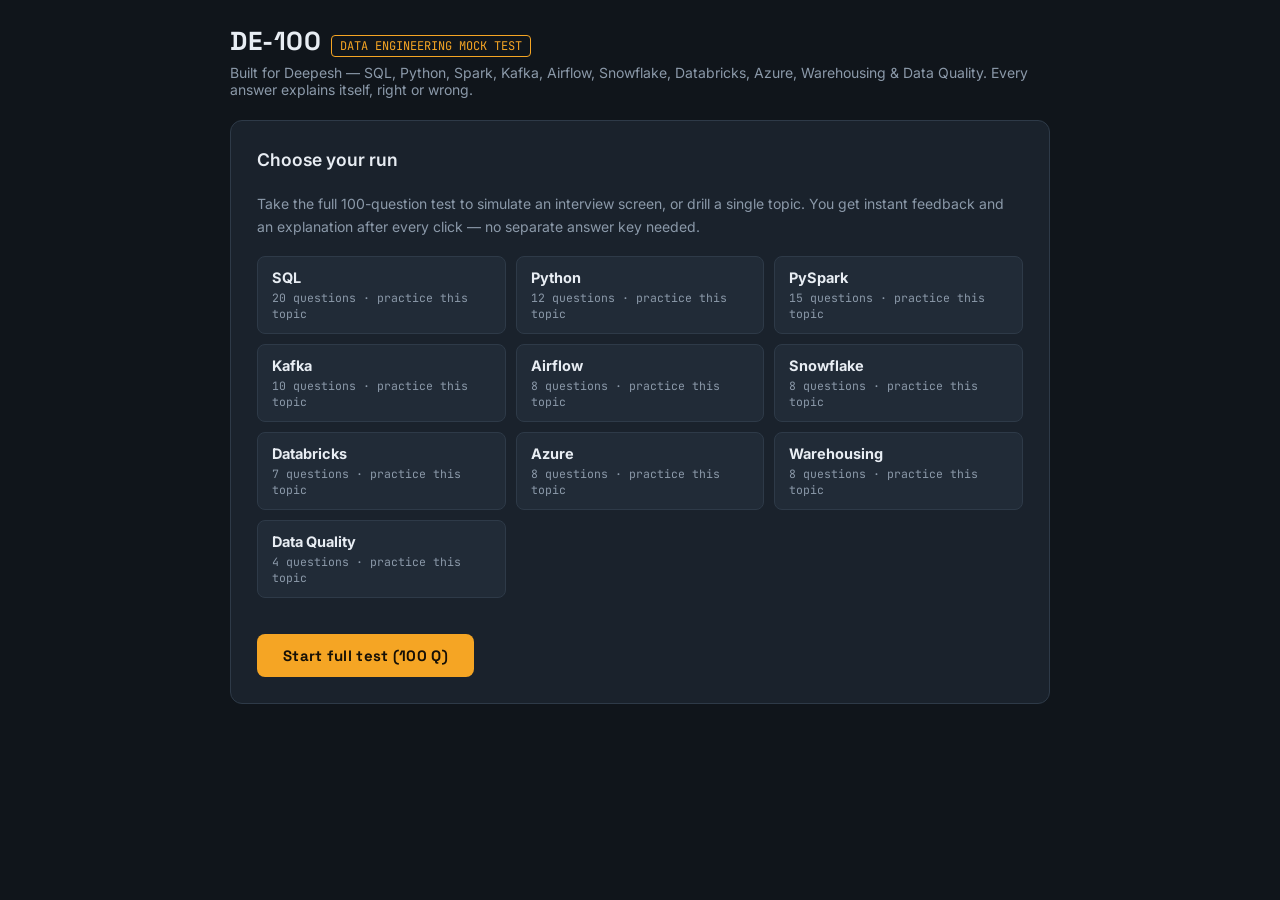
<file: tests/DE-100_Mock_Test.html>
<!DOCTYPE html>
<html lang="en">
<head>
<meta charset="UTF-8">
<meta name="viewport" content="width=device-width, initial-scale=1.0">
<title>DE-100 | Deepesh's Data Engineering Mock Test</title>
<link rel="preconnect" href="https://fonts.googleapis.com">
<link href="https://fonts.googleapis.com/css2?family=Space+Grotesk:wght@500;700&family=Inter:wght@400;500;600&family=JetBrains+Mono:wght@400;600&display=swap" rel="stylesheet">
<style>
  :root{
    --bg:#10151b;
    --panel:#1a222c;
    --panel2:#212b37;
    --line:#2e3a48;
    --text:#e8edf3;
    --muted:#8b99a9;
    --amber:#f5a524;
    --amber-dim:#3a2e14;
    --green:#4ade80;
    --green-dim:#12301e;
    --red:#f87171;
    --red-dim:#3a1a1a;
    --blue:#60a5fa;
  }
  *{box-sizing:border-box;margin:0;padding:0}
  body{
    background:var(--bg);
    color:var(--text);
    font-family:'Inter',system-ui,sans-serif;
    min-height:100vh;
    padding:24px 16px 64px;
  }
  .wrap{max-width:820px;margin:0 auto}
  .brand{
    display:flex;align-items:baseline;gap:10px;margin-bottom:6px;flex-wrap:wrap;
  }
  .brand h1{
    font-family:'Space Grotesk',sans-serif;font-size:26px;letter-spacing:.5px;
  }
  .brand .tag{
    font-family:'JetBrains Mono',monospace;font-size:12px;color:var(--amber);
    border:1px solid var(--amber);border-radius:4px;padding:2px 8px;
  }
  .sub{color:var(--muted);font-size:14px;margin-bottom:22px}

  /* pipeline progress */
  .pipe{display:flex;gap:4px;margin:18px 0 6px}
  .pipe span{flex:1;height:8px;border-radius:2px;background:var(--panel2);transition:background .2s}
  .pipe span.ok{background:var(--green)}
  .pipe span.bad{background:var(--red)}
  .pipe span.cur{background:var(--amber)}
  .meter{display:flex;justify-content:space-between;font-family:'JetBrains Mono',monospace;font-size:12px;color:var(--muted);margin-bottom:18px}
  .meter b{color:var(--text)}

  .card{
    background:var(--panel);border:1px solid var(--line);border-radius:12px;
    padding:26px;margin-bottom:16px;
  }
  .chip{
    display:inline-block;font-family:'JetBrains Mono',monospace;font-size:11.5px;
    color:var(--amber);background:var(--amber-dim);border-radius:4px;
    padding:3px 9px;margin-bottom:14px;letter-spacing:.4px;
  }
  .qnum{font-family:'JetBrains Mono',monospace;color:var(--muted);font-size:12px;float:right}
  .qtext{font-size:17.5px;font-weight:600;line-height:1.5;margin-bottom:20px}
  .qtext code, .opt code, .expl code{
    font-family:'JetBrains Mono',monospace;font-size:.92em;background:var(--panel2);
    padding:1px 5px;border-radius:4px;color:var(--blue);
  }
  .opt{
    display:block;width:100%;text-align:left;
    background:var(--panel2);border:1px solid var(--line);border-radius:8px;
    color:var(--text);font-family:'Inter',sans-serif;font-size:15px;line-height:1.45;
    padding:13px 16px;margin-bottom:10px;cursor:pointer;transition:border-color .15s, background .15s;
  }
  .opt:hover:not(:disabled){border-color:var(--amber)}
  .opt:focus-visible{outline:2px solid var(--amber);outline-offset:2px}
  .opt:disabled{cursor:default;opacity:.85}
  .opt .k{font-family:'JetBrains Mono',monospace;color:var(--muted);margin-right:10px;font-size:13px}
  .opt.correct{background:var(--green-dim);border-color:var(--green);opacity:1}
  .opt.correct .k{color:var(--green)}
  .opt.wrong{background:var(--red-dim);border-color:var(--red);opacity:1}
  .opt.wrong .k{color:var(--red)}

  .expl{
    border-left:3px solid var(--amber);background:var(--panel2);
    border-radius:0 8px 8px 0;padding:14px 16px;margin-top:16px;
    font-size:14.5px;line-height:1.6;color:#cfd8e2;display:none;
  }
  .expl b.v{font-family:'JetBrains Mono',monospace;font-size:12.5px;letter-spacing:.5px;display:block;margin-bottom:6px}
  .expl.show{display:block;animation:fade .25s ease}
  @keyframes fade{from{opacity:0;transform:translateY(4px)}to{opacity:1;transform:none}}

  .btn{
    font-family:'Space Grotesk',sans-serif;font-size:15px;font-weight:700;letter-spacing:.3px;
    background:var(--amber);color:#161006;border:none;border-radius:8px;
    padding:12px 26px;cursor:pointer;margin-top:18px;
  }
  .btn:hover{filter:brightness(1.08)}
  .btn.ghost{background:transparent;color:var(--amber);border:1px solid var(--amber)}
  .hidden{display:none}

  /* start screen */
  .catgrid{display:grid;grid-template-columns:repeat(auto-fill,minmax(220px,1fr));gap:10px;margin:18px 0}
  .catbtn{
    text-align:left;background:var(--panel2);border:1px solid var(--line);border-radius:8px;
    color:var(--text);padding:12px 14px;cursor:pointer;font-family:'Inter',sans-serif;
  }
  .catbtn:hover{border-color:var(--amber)}
  .catbtn b{display:block;font-size:14.5px;margin-bottom:3px}
  .catbtn span{font-family:'JetBrains Mono',monospace;font-size:11.5px;color:var(--muted)}

  /* results */
  .score-big{font-family:'Space Grotesk',sans-serif;font-size:52px;font-weight:700;line-height:1}
  .score-big small{font-size:20px;color:var(--muted)}
  .verdict{color:var(--amber);font-size:16px;margin:10px 0 22px}
  table{width:100%;border-collapse:collapse;font-size:14px;margin-bottom:8px}
  th,td{text-align:left;padding:9px 10px;border-bottom:1px solid var(--line)}
  th{font-family:'JetBrains Mono',monospace;font-size:11.5px;color:var(--muted);letter-spacing:.5px;text-transform:uppercase}
  td.num{font-family:'JetBrains Mono',monospace}
  .bar{height:6px;border-radius:3px;background:var(--panel2);overflow:hidden;min-width:90px}
  .bar i{display:block;height:100%;background:var(--green)}
  .bar i.mid{background:var(--amber)}
  .bar i.low{background:var(--red)}
  .review-item{border:1px solid var(--line);border-radius:8px;padding:14px 16px;margin-bottom:10px;background:var(--panel2);font-size:14px;line-height:1.55}
  .review-item .rq{font-weight:600;margin-bottom:6px}
  .review-item .ra{color:var(--red)}
  .review-item .rc{color:var(--green)}
  .review-item .re{color:var(--muted);margin-top:6px}
  h2.sec{font-family:'Space Grotesk',sans-serif;font-size:18px;margin:26px 0 12px}
  @media (max-width:520px){
    .qtext{font-size:16px}
    .card{padding:18px}
    .pipe span{height:6px}
  }
  @media (prefers-reduced-motion: reduce){
    .expl.show{animation:none}
  }
</style>
</head>
<body>
<div class="wrap">
  <div class="brand">
    <h1>DE&#8209;100</h1>
    <span class="tag">DATA ENGINEERING MOCK TEST</span>
  </div>
  <p class="sub">Built for Deepesh &mdash; SQL, Python, Spark, Kafka, Airflow, Snowflake, Databricks, Azure, Warehousing &amp; Data Quality. Every answer explains itself, right or wrong.</p>

  <!-- START SCREEN -->
  <div id="start" class="card">
    <div class="qtext">Choose your run</div>
    <p style="color:var(--muted);font-size:14px;line-height:1.6">Take the full 100-question test to simulate an interview screen, or drill a single topic. You get instant feedback and an explanation after every click &mdash; no separate answer key needed.</p>
    <div class="catgrid" id="catgrid"></div>
    <button class="btn" id="startFull">Start full test (100 Q)</button>
  </div>

  <!-- QUIZ SCREEN -->
  <div id="quiz" class="hidden">
    <div class="pipe" id="pipe"></div>
    <div class="meter">
      <span>Q <b id="mq">1</b> / <b id="mt">100</b></span>
      <span style="color:var(--green)">&#10003; <b id="mok">0</b></span>
      <span style="color:var(--red)">&#10007; <b id="mbad">0</b></span>
      <span>Accuracy <b id="macc">&ndash;</b></span>
    </div>
    <div class="card">
      <span class="qnum" id="qnum"></span>
      <span class="chip" id="qcat"></span>
      <div class="qtext" id="qtext"></div>
      <div id="opts"></div>
      <div class="expl" id="expl"></div>
      <button class="btn hidden" id="nextBtn">Next question &rarr;</button>
    </div>
    <button class="btn ghost" id="quitBtn" style="margin-top:0">End test &amp; see results</button>
  </div>

  <!-- RESULT SCREEN -->
  <div id="result" class="hidden">
    <div class="card">
      <div class="score-big"><span id="finalScore">0</span><small> / <span id="finalTotal">100</span></small></div>
      <div class="verdict" id="verdict"></div>
      <h2 class="sec">Topic breakdown</h2>
      <table id="breakdown"><thead><tr><th>Topic</th><th>Score</th><th>Strength</th></tr></thead><tbody></tbody></table>
      <h2 class="sec" id="reviewHead">Review your misses</h2>
      <div id="review"></div>
      <button class="btn" id="retryBtn">Take it again</button>
      <button class="btn ghost" id="retryWrong" style="margin-left:10px">Retry only my wrong answers</button>
    </div>
  </div>
</div>
<script>
const QUESTIONS = [
// ---------------- SQL (20) ----------------
{c:"SQL",q:"What is the key difference between WHERE and HAVING?",o:["WHERE filters rows before grouping; HAVING filters groups after aggregation","HAVING is faster than WHERE","WHERE works only with JOINs","They are interchangeable"],a:0,e:"WHERE filters individual rows before GROUP BY runs, so aggregates like SUM() can't be used there. HAVING filters the grouped result, which is why conditions on COUNT(), SUM(), AVG() go in HAVING."},
{c:"SQL",q:"Which join returns ALL rows from the left table and only matching rows from the right?",o:["INNER JOIN","LEFT JOIN","RIGHT JOIN","CROSS JOIN"],a:1,e:"LEFT JOIN keeps every left-table row; unmatched right-side columns come back as NULL. A classic interview follow-up: 'find customers with no orders' = LEFT JOIN + WHERE right_id IS NULL."},
{c:"SQL",q:"Best way to delete duplicate rows while keeping one copy?",o:["DELETE with LIMIT 1","Use ROW_NUMBER() OVER (PARTITION BY dup_cols) and delete rows where rn > 1","TRUNCATE and reload","Use DISTINCT in a DELETE"],a:1,e:"ROW_NUMBER() PARTITION BY the duplicate-defining columns assigns 1 to the row you keep and 2+ to duplicates. Deleting rn > 1 removes only the extras. This exact pattern is asked constantly in DE interviews."},
{c:"SQL",q:"UNION vs UNION ALL — which statement is true?",o:["UNION ALL removes duplicates","UNION removes duplicates and is slower; UNION ALL keeps everything and is faster","They behave identically","UNION ALL sorts the output"],a:1,e:"UNION performs a de-duplication step (often a sort or hash), which costs time. UNION ALL simply appends rows. In pipelines, prefer UNION ALL unless you genuinely need de-dup."},
{c:"SQL",q:"How do you find the 2nd highest salary handling ties correctly?",o:["ORDER BY salary DESC LIMIT 2","Use DENSE_RANK() OVER (ORDER BY salary DESC) and pick rank = 2","MAX(salary) - 1","GROUP BY salary LIMIT 1,1"],a:1,e:"DENSE_RANK() gives tied salaries the same rank without gaps, so rank = 2 is genuinely the second-highest distinct salary. LIMIT-based answers break when the top salary is duplicated."},
{c:"SQL",q:"What is the difference between COUNT(*) and COUNT(column)?",o:["No difference","COUNT(column) ignores NULLs in that column; COUNT(*) counts all rows","COUNT(*) ignores NULLs","COUNT(column) is always faster"],a:1,e:"COUNT(*) counts rows regardless of content. COUNT(col) skips rows where col IS NULL — a frequent source of reconciliation mismatches in validation queries."},
{c:"SQL",q:"What is the main trade-off of adding an index to a table?",o:["It slows down reads","It speeds up reads but slows down INSERT/UPDATE/DELETE and uses extra storage","It removes duplicates automatically","It locks the table permanently"],a:1,e:"Every write must also maintain the index structure, so heavy-write tables pay a cost for each index. Index the columns you filter/join on most, not everything."},
{c:"SQL",q:"RANK() vs DENSE_RANK() — after two rows tie at rank 1, the next row gets…",o:["Rank 2 in both","Rank 3 with RANK(), rank 2 with DENSE_RANK()","Rank 2 with RANK(), rank 3 with DENSE_RANK()","Rank 1 in both"],a:1,e:"RANK() leaves gaps after ties (1,1,3); DENSE_RANK() does not (1,1,2). Knowing which to use for 'Nth highest' questions is a standard screen."},
{c:"SQL",q:"Why does WHERE col = NULL return no rows?",o:["NULL equals 0","NULL comparisons with = evaluate to UNKNOWN, not TRUE; use IS NULL","It is a syntax error","The optimizer skips it"],a:1,e:"In three-valued logic, NULL = NULL is UNKNOWN, and WHERE only keeps TRUE rows. Always use IS NULL / IS NOT NULL. This also explains the NOT IN + NULL trap."},
{c:"SQL",q:"A query has GROUP BY dept. Which column can appear in SELECT without an aggregate?",o:["Any column","Only dept (the grouped column)","Only numeric columns","Only indexed columns"],a:1,e:"Non-aggregated SELECT columns must appear in GROUP BY, otherwise the engine can't decide which row's value to show per group. MySQL's loose mode historically allowed it, but it's non-deterministic."},
{c:"SQL",q:"What defines a correlated subquery?",o:["It runs once for the whole query","It references columns from the outer query and logically runs per outer row","It must use GROUP BY","It cannot use EXISTS"],a:1,e:"Because it depends on each outer row, it can be expensive on large tables. Optimizers often rewrite them, but knowing to convert one into a JOIN or window function is a key optimization skill."},
{c:"SQL",q:"Which window function returns the previous row's value within a partition?",o:["LEAD()","LAG()","FIRST_VALUE()","NTILE()"],a:1,e:"LAG(col, 1) looks one row back in the window order; LEAD() looks forward. Classic use: comparing a record's status with its previous status to detect failed transitions."},
{c:"SQL",q:"Standard query to FIND duplicate values in a column?",o:["SELECT DISTINCT col","SELECT col, COUNT(*) FROM t GROUP BY col HAVING COUNT(*) > 1","SELECT col WHERE col = col","SELECT TOP 1 col"],a:1,e:"GROUP BY the column and keep groups with COUNT(*) > 1. This is the backbone of duplicate-detection data quality checks."},
{c:"SQL",q:"DELETE vs TRUNCATE — which is true?",o:["TRUNCATE can use a WHERE clause","DELETE removes rows one by one and is logged per row; TRUNCATE deallocates pages, is faster, and can't filter","DELETE resets identity columns always","TRUNCATE is DML"],a:1,e:"TRUNCATE is a DDL-style operation that empties the whole table quickly with minimal logging. DELETE is row-by-row DML, supports WHERE, and can be rolled back granularly."},
{c:"SQL",q:"Primary key vs unique key — the correct distinction is:",o:["Both allow NULLs","A table can have many primary keys","Primary key = unique + NOT NULL, one per table; unique keys can be multiple and (usually) allow a NULL","Unique keys must be numeric"],a:2,e:"The PK identifies each row and can't be NULL. Unique constraints enforce uniqueness on other columns and most databases allow NULL(s) in them."},
{c:"SQL",q:"In ACID, 'Atomicity' means:",o:["Data is always encrypted","A transaction fully completes or fully rolls back — no partial writes","Queries run in parallel","Reads never block writes"],a:1,e:"All-or-nothing. If step 3 of 5 fails, steps 1-2 are rolled back. Consistency, Isolation, and Durability cover valid states, concurrent safety, and surviving crashes."},
{c:"SQL",q:"Why can NOT IN (subquery) silently return zero rows?",o:["NOT IN is deprecated","If the subquery returns any NULL, every comparison becomes UNKNOWN and no row qualifies — use NOT EXISTS instead","The optimizer blocks it","Subqueries can't return NULL"],a:1,e:"col NOT IN (1, 2, NULL) expands to col<>1 AND col<>2 AND col<>NULL — the last is UNKNOWN, poisoning the whole predicate. NOT EXISTS handles NULLs safely."},
{c:"SQL",q:"A self join is most naturally used to:",o:["Join a table to itself, e.g., matching employees to their managers in the same table","Speed up queries","Remove NULLs","Create indexes"],a:0,e:"Hierarchies (employee-manager), comparing rows within the same table (e.g., same user, consecutive events) — all classic self-join territory."},
{c:"SQL",q:"For a composite index on (a, b, c), which WHERE clause can use it efficiently?",o:["WHERE b = 5","WHERE c = 9","WHERE a = 1 AND b = 5","WHERE b = 5 AND c = 9"],a:2,e:"Composite indexes follow the leftmost-prefix rule: the index helps for a, (a,b), (a,b,c) — but skipping the leading column (a) means the index generally can't be seeked."},
{c:"SQL",q:"What is a CTE (WITH clause) mainly used for?",o:["Permanent storage","Naming a temporary result set to make complex queries readable, reusable in the query, and enabling recursion","Creating indexes","Replacing GROUP BY"],a:1,e:"CTEs break monster queries into readable steps and enable recursive queries (org charts, graph walks). They exist only for the duration of the statement."},
// ---------------- Python (12) ----------------
{c:"Python",q:"Main difference between a list and a tuple?",o:["Tuples are mutable","Lists are mutable; tuples are immutable (and hashable if their elements are)","Lists can't store mixed types","Tuples are always faster to search"],a:1,e:"Immutability lets tuples be dict keys and set members. It also signals 'fixed record' intent, e.g., (year, month, day)."},
{c:"Python",q:"Average time complexity of a dict lookup d[key]?",o:["O(n)","O(log n)","O(1)","O(n log n)"],a:2,e:"Python dicts are hash tables, so lookup, insert, and delete are O(1) on average. That's why lookups against a dict beat scanning a list in ETL code."},
{c:"Python",q:"Why use a generator instead of a list for processing a huge file?",o:["Generators are stored on disk","Generators produce items lazily one at a time, keeping memory flat regardless of file size","Generators sort automatically","Lists can't hold strings"],a:1,e:"yield/​generator expressions stream data instead of materializing it. Reading a 50 GB log file line-by-line with a generator uses megabytes, not gigabytes."},
{c:"Python",q:"What does the GIL (Global Interpreter Lock) actually limit?",o:["Disk I/O speed","Only one thread executes Python bytecode at a time, so threads don't help CPU-bound work — use multiprocessing instead","Memory allocation","Network calls"],a:1,e:"Threads still shine for I/O-bound tasks (API calls, file reads) because the GIL is released during I/O waits. For CPU-heavy transforms, use multiprocessing or push work to libraries like NumPy/Spark."},
{c:"Python",q:"What does 'with open(path) as f:' guarantee?",o:["The file is read fully into memory","The file handle is closed automatically, even if an exception occurs inside the block","The file is locked forever","Faster reads"],a:1,e:"The context manager's __exit__ runs on success or failure. Unclosed handles in long-running pipeline processes cause resource leaks — always use with."},
{c:"Python",q:"What's wrong with def add(item, bucket=[])?",o:["Nothing","Syntax error","The default list is created once at function definition and shared across all calls, accumulating items unexpectedly","Lists can't be defaults"],a:2,e:"Mutable default arguments persist between calls — a classic bug. Use bucket=None and create the list inside the function."},
{c:"Python",q:"What does [x*x for x in range(5) if x % 2 == 0] produce?",o:["[0, 4, 16]","[1, 9]","[0, 1, 4, 9, 16]","[4, 16]"],a:0,e:"Even values of 0-4 are 0, 2, 4; squared gives [0, 4, 16]. Comprehensions filter first (if), then transform (x*x)."},
{c:"Python",q:"Shallow copy vs deep copy — the real difference?",o:["Shallow copy is slower","A shallow copy duplicates the outer container but shares nested objects; deep copy recursively duplicates everything","Deep copy shares references","They are identical for lists"],a:1,e:"After copy.copy(), mutating a nested list mutates it in both copies. copy.deepcopy() fully clones nested structures — important when transforming nested JSON records."},
{c:"Python",q:"In def f(*args, **kwargs), what do args and kwargs receive?",o:["args = dict, kwargs = tuple","args = tuple of extra positional arguments, kwargs = dict of extra keyword arguments","Both are lists","They must be JSON"],a:1,e:"This is how flexible wrappers, decorators, and pass-through APIs are written. f(1, 2, x=3) gives args=(1,2), kwargs={'x':3}."},
{c:"Python",q:"In try/except/finally, when does finally run?",o:["Only on success","Only on exception","Always — success, handled exception, or unhandled exception (before it propagates)","Never if return is used"],a:2,e:"finally is for guaranteed cleanup: closing connections, releasing locks, committing metrics. It even runs when the try block returns."},
{c:"Python",q:"In pandas, the difference between dropna() and fillna()?",o:["Both remove rows","dropna() removes rows/columns containing NaN; fillna() replaces NaN with a chosen value or strategy","fillna() deletes columns","dropna() fills with 0"],a:1,e:"Which one you use is a data-quality decision: drop when the record is unusable, fill (0, mean, forward-fill) when a sensible default preserves the row."},
{c:"Python",q:"Difference between 'is' and '==' ?",o:["No difference","'is' compares object identity (same object in memory); '==' compares values","'==' compares identity","'is' works only on ints"],a:1,e:"Two equal lists a == b can still be a is not b. The one 'is' you should write daily: x is None."},
// ---------------- PySpark / Spark (15) ----------------
{c:"PySpark",q:"Transformations vs actions in Spark — which is true?",o:["Transformations execute immediately","Transformations (select, filter, join) are lazy and build a plan; actions (count, collect, write) trigger execution","Actions are lazy","Both are lazy"],a:1,e:"Nothing runs until an action is called. Laziness lets Catalyst optimize the whole plan at once — and explains why an 'error' often only appears at the action step."},
{c:"PySpark",q:"What distinguishes a wide transformation from a narrow one?",o:["Wide uses more columns","Wide transformations (groupBy, join, distinct) require a shuffle of data across partitions; narrow ones (map, filter) don't","Narrow transformations shuffle","Wide runs on the driver"],a:1,e:"Shuffles move data over the network and write to disk — the most expensive thing in a Spark job. Minimizing/optimizing shuffles is the heart of Spark tuning."},
{c:"PySpark",q:"repartition(10) vs coalesce(10) when REDUCING partitions?",o:["Identical","coalesce avoids a full shuffle by merging existing partitions, so it's cheaper for reducing; repartition always does a full shuffle","repartition is always cheaper","coalesce increases partitions"],a:1,e:"Use coalesce to shrink partition count (e.g., before writing fewer output files). Use repartition when you need to increase partitions or rebalance skewed data evenly."},
{c:"PySpark",q:"When should you cache()/persist() a DataFrame?",o:["Always","When the same computed DataFrame is reused across multiple actions, to avoid recomputing its lineage each time","Only for small tables","Before every join"],a:1,e:"Without caching, each action replays the full transformation chain. Cache when a DF feeds 2+ downstream actions — and unpersist when done to free executor memory."},
{c:"PySpark",q:"What does the Catalyst optimizer do?",o:["Manages cluster nodes","Analyzes and rewrites DataFrame/SQL query plans (predicate pushdown, column pruning, join reordering) into an optimized physical plan","Compresses data","Schedules Airflow tasks"],a:1,e:"Catalyst is why DataFrames outperform hand-written RDD code: it applies rule-based and cost-based optimizations before execution. Check its output with df.explain()."},
{c:"PySpark",q:"When is a broadcast join the right choice?",o:["When both tables are huge","When one table is small enough to fit in each executor's memory — it's copied to all executors, avoiding a shuffle of the big table","When data is sorted","Never in production"],a:1,e:"broadcast(small_df) removes the shuffle entirely for the large side. Spark auto-broadcasts under spark.sql.autoBroadcastJoinThreshold (default 10 MB), but you can hint it explicitly."},
{c:"PySpark",q:"Main advantage of DataFrames over raw RDDs?",o:["RDDs are newer","DataFrames carry a schema and run through Catalyst + Tungsten, giving optimized execution; RDD logic is opaque to the optimizer","DataFrames can't be partitioned","RDDs support SQL"],a:1,e:"With RDDs, Spark just runs your lambdas blindly. With DataFrames, it understands the operations and optimizes them. Use RDDs only for truly low-level needs."},
{c:"PySpark",q:"A join is slow because one key holds 80% of the rows. A standard fix is:",o:["Add more columns","Salting — append a random suffix to the hot key to spread it across partitions, and expand the other side to match","Use collect()","Disable shuffles"],a:1,e:"Data skew makes one task do most of the work while others idle. Salting, AQE skew-join handling (Spark 3+), or broadcasting the small side are the go-to remedies."},
{c:"PySpark",q:"reduceByKey vs groupByKey on RDDs — why prefer reduceByKey?",o:["It sorts data","It combines values locally on each partition BEFORE shuffling, sending far less data over the network","groupByKey is deprecated","reduceByKey uses no memory"],a:1,e:"groupByKey ships every value across the network then aggregates; reduceByKey pre-aggregates map-side. Same idea as a combiner in MapReduce."},
{c:"PySpark",q:"Role of the driver vs executors?",o:["Driver stores all data","The driver builds the plan, schedules tasks, and holds results of collect(); executors run tasks on data partitions","Executors schedule jobs","They are the same process"],a:1,e:"This is why collect() on a big DataFrame crashes the driver with OOM — all partitions are pulled into one JVM. Prefer write, show, or take."},
{c:"PySpark",q:"Which of these is an ACTION?",o:["filter()","withColumn()","count()","select()"],a:2,e:"count() forces execution and returns a number to the driver. filter/select/withColumn just extend the lazy plan."},
{c:"PySpark",q:"spark.sql.shuffle.partitions defaults to 200. Why does this matter?",o:["It sets executor count","Every shuffle produces that many partitions — too many tiny tasks for small data, too few huge tasks for big data; tune it (or use AQE) for job size","It limits file size","It's the max DataFrame count"],a:1,e:"A 1 GB aggregate with 200 partitions makes ~5 MB tasks (overhead-heavy); a 2 TB job with 200 makes 10 GB tasks (spill-heavy). Spark 3's Adaptive Query Execution can coalesce these automatically."},
{c:"PySpark",q:"Why is Parquet preferred over CSV for analytics workloads?",o:["Parquet is human-readable","Columnar storage + compression + embedded schema enable column pruning and predicate pushdown, reading only needed data","CSV supports schemas natively","Parquet is row-based"],a:1,e:"Reading 3 columns of a 300-column table touches only those column chunks. Min/max statistics per row-group let engines skip data entirely — huge scan savings."},
{c:"PySpark",q:"df.collect() on a 500 GB DataFrame most likely causes:",o:["Faster processing","Driver OutOfMemoryError — collect() pulls all rows into the driver process","Automatic sampling","Data loss on disk"],a:1,e:"collect() is for small results only. For large outputs use .write to storage, or .take(n)/.show() to inspect samples."},
{c:"PySpark",q:"What does checkpointing do in a long lineage job?",o:["Saves the code","Materializes the DataFrame/RDD to reliable storage and truncates the lineage graph, preventing stack-deep recomputation and recovery cost","Speeds up collect()","Encrypts data"],a:1,e:"Iterative jobs (loops, ML) build enormous lineage chains. Checkpointing cuts the chain so failures don't recompute from the very beginning."},
// ---------------- Kafka (10) ----------------
{c:"Kafka",q:"Kafka guarantees message ordering…",o:["Across the whole topic","Only within a single partition","Only with one broker","Never"],a:1,e:"Order is per-partition. If per-entity ordering matters (e.g., all events of one device), produce with that entity's ID as the key so they land in the same partition."},
{c:"Kafka",q:"In one consumer group, how are a topic's partitions assigned?",o:["Every consumer reads every partition","Each partition is consumed by exactly one consumer in the group; consumers can own multiple partitions","Partitions are randomly duplicated","The broker picks one consumer for everything"],a:1,e:"This is how Kafka scales consumption: partitions are split across the group's consumers. Different groups each get the full stream independently."},
{c:"Kafka",q:"What is an offset?",o:["A message's size","A sequential ID marking a message's position within a partition; consumers commit offsets to track progress","The broker's port","Replication count"],a:1,e:"Committed offsets are how a consumer resumes after restart. Managing when you commit (before vs after processing) determines your delivery semantics."},
{c:"Kafka",q:"With replication factor 3, writes for a partition go to:",o:["All three replicas simultaneously by the producer","The partition leader; followers replicate from it, and one follower becomes leader if it fails","A random replica","The consumer"],a:1,e:"Producers and consumers talk to the leader replica. acks=all makes the producer wait until in-sync replicas have the message — durability vs latency trade-off."},
{c:"Kafka",q:"Consumer commits offsets AFTER processing each message. This gives:",o:["Exactly-once","At-least-once — a crash between processing and commit causes reprocessing (duplicates possible)","At-most-once","No delivery"],a:1,e:"Commit-after-process can replay messages, so downstream logic must be idempotent. Commit-before-process gives at-most-once (possible loss). True exactly-once needs Kafka transactions/idempotence."},
{c:"Kafka",q:"How does Kafka decide the partition for a keyed message?",o:["Round robin always","hash(key) % number_of_partitions — same key always maps to the same partition","Smallest partition wins","Consumer decides"],a:1,e:"Key hashing gives per-key ordering and locality. Beware: adding partitions later changes the mapping for future messages."},
{c:"Kafka",q:"After a consumer reads a message, Kafka…",o:["Deletes it immediately","Keeps it until the retention policy (time/size) expires — consumption doesn't delete data","Moves it to another topic","Archives it to the consumer"],a:1,e:"Kafka is a log, not a queue. Multiple groups can re-read the same data, and you can rewind offsets to reprocess — invaluable for pipeline replays and backfills."},
{c:"Kafka",q:"'Consumer lag' means:",o:["Network latency","The gap between the latest offset in a partition and the consumer's committed offset — how far behind the consumer is","Broker downtime","Producer retries"],a:1,e:"Growing lag = consumers can't keep up (slow processing, too few consumers, skewed partitions). It's the number-one Kafka health metric to monitor."},
{c:"Kafka",q:"What does the idempotent producer (enable.idempotence=true) prevent?",o:["Consumer crashes","Duplicate messages written by producer retries — the broker de-duplicates using producer ID + sequence numbers","Slow consumers","Topic deletion"],a:1,e:"Without it, a retry after an ack timeout can double-write a message. Idempotence makes retries safe within a partition and is the base for exactly-once semantics."},
{c:"Kafka",q:"A topic has 4 partitions and its consumer group has 6 consumers. Result?",o:["All 6 share work equally","4 consumers get one partition each; 2 sit idle","Messages are duplicated to all 6","The topic auto-adds partitions"],a:1,e:"Max useful parallelism in a group = partition count. Extra consumers idle as hot standbys. Plan partition counts around target consumer parallelism."},
// ---------------- Airflow (8) ----------------
{c:"Airflow",q:"A DAG in Airflow is:",o:["A database table","A Directed Acyclic Graph of tasks — dependencies flow one way with no cycles","A retry policy","A type of sensor"],a:1,e:"No cycles means a task can't depend (directly or indirectly) on itself. The DAG file defines structure and schedule; operators define the work."},
{c:"Airflow",q:"Relationship between an operator and a task?",o:["They are unrelated","An operator is a template class (e.g., PythonOperator); a task is an instantiated operator inside a DAG","Tasks contain many operators","Operators run only manually"],a:1,e:"Operator = blueprint, Task = concrete instance with an id and parameters, Task Instance = a specific run of that task for a given schedule interval."},
{c:"Airflow",q:"XComs are best used for:",o:["Moving gigabytes of data between tasks","Passing small metadata (file paths, row counts, IDs) between tasks","Storing table backups","Replacing databases"],a:1,e:"XComs live in Airflow's metadata DB. Pass pointers (an S3/ADLS path), never datasets — big XComs bloat the DB and slow the scheduler."},
{c:"Airflow",q:"A daily DAG run with data interval 2026-07-06 actually executes on:",o:["2026-07-05","2026-07-06 at 00:00","2026-07-07, after the interval it covers has ended","Random time"],a:2,e:"Airflow runs a schedule AFTER its data interval closes: the run 'for' July 6 fires once July 6 is complete. Misunderstanding this trips up almost every new Airflow user."},
{c:"Airflow",q:"retries=3 with retry_delay=timedelta(minutes=5) means:",o:["The DAG restarts 3 times","A failed task is re-attempted up to 3 times, waiting 5 minutes between attempts, before being marked failed","The task runs 3x in parallel","The scheduler restarts"],a:1,e:"Retries absorb transient failures (network blips, brief DB locks). Combine with exponential backoff and alerting on final failure for resilient pipelines."},
{c:"Airflow",q:"What is a Sensor?",o:["A monitoring dashboard","A special operator that waits for a condition (file lands, partition exists, external task done) before letting downstream tasks run","A retry mechanism","A log parser"],a:1,e:"Sensors gate pipelines on external readiness. Use mode='reschedule' (or deferrable sensors) so they release their worker slot while waiting."},
{c:"Airflow",q:"'airflow dags backfill -s 2026-01-01 -e 2026-01-31' is used to:",o:["Delete old runs","Run the DAG for past data intervals it missed or needs to reprocess","Pause the DAG","Skip failed tasks"],a:1,e:"Backfilling replays historical intervals — essential after fixing a bug or onboarding history. It's also why tasks must be idempotent and interval-parameterized."},
{c:"Airflow",q:"Why must pipeline tasks be idempotent?",o:["To run faster","So retries and backfills can safely re-run a task without duplicating or corrupting data","Airflow requires it to parse the DAG","To reduce logging"],a:1,e:"Re-runs are a fact of life (retries, backfills, manual clears). Patterns like DELETE+INSERT for the interval, MERGE/upsert, or overwrite-partition make re-runs safe."},
// ---------------- Snowflake (8) ----------------
{c:"Snowflake",q:"Snowflake's core architectural idea is:",o:["Storage and compute on the same nodes","Separation of storage and compute — data lives in cloud storage; independent virtual warehouses provide compute","Single shared server","On-prem only"],a:1,e:"You can scale compute up/down or pause it without touching data, and multiple warehouses can query the same data concurrently without contention."},
{c:"Snowflake",q:"A virtual warehouse in Snowflake is:",o:["A physical data center","A cluster of compute resources used to run queries — it can be resized, suspended, and resumed independently","A schema","A backup service"],a:1,e:"Warehouses bill per-second while running. Auto-suspend + auto-resume is the standard cost control: pay only while queries execute."},
{c:"Snowflake",q:"Time Travel lets you:",o:["Schedule future queries","Query, clone, or restore data as it existed at a past point (up to the retention period, default 1 day, up to 90 on Enterprise)","Speed up queries","Encrypt history"],a:1,e:"SELECT ... AT (TIMESTAMP => ...) or UNDROP TABLE are lifesavers after a bad DELETE or accidental drop — no restore-from-backup drama."},
{c:"Snowflake",q:"Micro-partitions in Snowflake are:",o:["User-defined partitions","Automatic 50-500 MB (uncompressed) columnar storage units with min/max metadata that enables partition pruning","Kafka partitions","Manual indexes"],a:1,e:"Snowflake prunes micro-partitions whose metadata can't match your filter. Clustering keys re-organize data so pruning works better on huge tables."},
{c:"Snowflake",q:"Zero-copy cloning means:",o:["Copying data twice","Creating an instant clone of a table/schema/database that shares underlying storage — only changed data consumes new space","Free data export","RAM-only tables"],a:1,e:"CLONE gives instant dev/test environments of production data at near-zero cost — the clone diverges via copy-on-write as changes happen."},
{c:"Snowflake",q:"Standard command to bulk-load files from a stage into a table?",o:["INSERT INTO ... VALUES","COPY INTO table FROM @stage","UPLOAD TABLE","LOAD DATA LOCAL"],a:1,e:"COPY INTO reads staged files (S3/Azure/GCS or internal stages) in parallel with format options and load-history de-duplication. Snowpipe automates it for continuous loading."},
{c:"Snowflake",q:"To fix SLOW individual queries vs HIGH concurrency queuing, you should respectively:",o:["Scale out for both","Scale UP (bigger warehouse) for slow queries; scale OUT (multi-cluster warehouse) for many concurrent users","Scale up for both","Restart the account"],a:1,e:"A larger size gives one query more horsepower; multi-cluster spins up parallel clusters to absorb concurrent load. Choosing the wrong axis wastes money."},
{c:"Snowflake",q:"Snowflake's result cache returns instantly when:",o:["Any similar query runs","The exact same query text re-runs within 24h and the underlying data hasn't changed — no warehouse even needed","The warehouse is XL","Time Travel is enabled"],a:1,e:"Result cache is account-wide and free. Warehouse (local disk) cache and metadata cache are the other two layers — knowing all three is a common interview question."},
// ---------------- Databricks / Delta Lake (7) ----------------
{c:"Databricks",q:"Delta Lake fundamentally adds what to a data lake?",o:["Cheaper storage","ACID transactions, schema enforcement, and time travel on top of Parquet files","A new file format replacing Parquet","GPU support"],a:1,e:"Plain Parquet lakes suffer partial writes and no isolation. Delta's transaction log makes concurrent reads/writes safe and reliable — the basis of the lakehouse."},
{c:"Databricks",q:"Where does a Delta table record its transactions?",o:["In MySQL","In the _delta_log directory — ordered JSON commit files (plus checkpoints) describing every add/remove of data files","In the driver's memory","In Kafka"],a:1,e:"Readers reconstruct the current table state from the log, which is what enables snapshot isolation, time travel, and auditability."},
{c:"Databricks",q:"The standard Delta command for upserts (insert new, update existing) is:",o:["INSERT OVERWRITE","MERGE INTO target USING source ON keys WHEN MATCHED UPDATE WHEN NOT MATCHED INSERT","UNION ALL","COPY INTO"],a:1,e:"MERGE is the workhorse for CDC and SCD pipelines — one atomic statement handles updates, inserts, and even deletes (WHEN MATCHED ... DELETE)."},
{c:"Databricks",q:"How do you query a Delta table as it was 10 versions ago?",o:["Impossible","SELECT * FROM t VERSION AS OF (current-10) — or TIMESTAMP AS OF a past time","Restore from tape","Re-run the pipeline"],a:1,e:"Time travel supports debugging ('what did the data look like before that bad load?'), audits, and rollbacks via RESTORE. VACUUM eventually removes old files, limiting how far back you can go."},
{c:"Databricks",q:"OPTIMIZE ... ZORDER BY (col) is used to:",o:["Encrypt the table","Compact small files and co-locate related values of high-cardinality filter columns for better data skipping","Sort query results","Create an index table"],a:1,e:"Streaming/frequent writes create thousands of small files (slow to open). OPTIMIZE compacts them; Z-ORDER clusters data so file-level min/max stats skip more files on selective filters."},
{c:"Databricks",q:"In the medallion architecture, Bronze / Silver / Gold mean:",o:["Pricing tiers","Raw ingested data / cleaned, validated, conformed data / business-level aggregates ready for consumption","Cluster sizes","User roles"],a:1,e:"Each layer raises data quality and lowers granularity. Keeping raw Bronze means you can always rebuild downstream layers when logic changes."},
{c:"Databricks",q:"Databricks Auto Loader is designed to:",o:["Auto-scale clusters","Incrementally and efficiently ingest new files landing in cloud storage using cloudFiles, tracking what's already processed","Load ML models","Schedule notebooks"],a:1,e:"Instead of expensive full-directory listings each run, Auto Loader discovers only new files (with schema inference/evolution) — exactly-once file ingestion at scale."},
// ---------------- Azure (8) ----------------
{c:"Azure",q:"What distinguishes ADLS Gen2 from plain Azure Blob Storage?",o:["Lower durability","A hierarchical namespace — real directories with atomic renames and POSIX-style ACLs, optimized for analytics engines","It only stores images","It requires VMs"],a:1,e:"Analytics frameworks (Spark, ADF) rely on directory semantics; renaming a folder in Gen2 is one metadata operation instead of copying every blob."},
{c:"Azure",q:"In Azure Data Factory, the relationship between pipelines and activities is:",o:["Same thing","A pipeline is a logical grouping/orchestration of activities; each activity is a single step (copy, notebook, stored procedure, etc.)","Activities contain pipelines","Pipelines store data"],a:1,e:"Pipelines add control flow — dependencies, branching, loops, parameters — around individual activity steps."},
{c:"Azure",q:"A linked service in ADF is:",o:["A copy of your data","A connection definition (credentials + endpoint) to an external system, like a connection string object","A trigger type","A monitoring alert"],a:1,e:"Linked services define WHERE/HOW to connect; datasets define WHAT data (table, folder, file) within that connection; activities define WHAT TO DO with it."},
{c:"Azure",q:"When do you need a self-hosted integration runtime?",o:["For all pipelines","When ADF must reach data in a private network — on-premises databases or VNet-isolated sources the Azure IR can't access","Only for big data","For monitoring"],a:1,e:"The self-hosted IR is an agent installed inside the private network that brokers secure connectivity. Azure IR handles cloud-to-cloud movement."},
{c:"Azure",q:"The Copy activity in ADF primarily:",o:["Transforms data with Spark","Moves data between a source and sink data store with format conversion, staging, and parallelism options","Trains ML models","Manages users"],a:1,e:"Copy is the EL of ELT: land data into ADLS/Synapse/Snowflake first, transform afterwards (Databricks notebook, data flow, or SQL)."},
{c:"Azure",q:"Which ADF trigger fires when a file lands in storage?",o:["Schedule trigger","Tumbling window trigger","Storage event trigger (via Event Grid)","Manual trigger"],a:2,e:"Event triggers give near-real-time, arrival-driven pipelines. Schedule = clock-based; tumbling window = contiguous, retryable intervals ideal for backfills and window-based dependencies."},
{c:"Azure",q:"ADF Mapping Data Flows execute on:",o:["The ADF control plane","Managed Spark clusters spun up by ADF — visual transformations compile to Spark code","Your local machine","Azure Functions"],a:1,e:"That's why data flows have cluster warm-up time and a compute cost profile similar to Databricks — and why heavy custom logic often goes straight to Databricks notebooks instead."},
{c:"Azure",q:"Parameterizing linked services/datasets/pipelines in ADF lets you:",o:["Encrypt data","Reuse one pipeline for many tables/environments by passing values (table name, path, connection) at runtime — often metadata-driven","Skip validation","Avoid triggers"],a:1,e:"The metadata-driven pattern (a control table listing sources; ForEach + parameterized copy) is how real ADF projects ingest hundreds of tables without hundreds of pipelines."},
// ---------------- Data Warehousing (8) ----------------
{c:"Warehousing",q:"A star schema consists of:",o:["Only fact tables","A central fact table joined to denormalized dimension tables","Fully normalized 3NF tables","Nested JSON documents"],a:1,e:"Facts hold measures + foreign keys; dimensions hold descriptive attributes. Fewer joins and simple structure make it the default for BI and analytics."},
{c:"Warehousing",q:"Fact table vs dimension table:",o:["Facts store descriptions; dimensions store numbers","Facts store measurable events/metrics (sales amount, qty) with FK references; dimensions store descriptive context (customer, product, date)","Both store metrics","Dimensions are always bigger"],a:1,e:"Facts are typically tall and narrow (billions of rows); dimensions are wide and comparatively small. 'What would you measure vs. filter/group by' is the quick test."},
{c:"Warehousing",q:"SCD Type 2 handles a customer's address change by:",o:["Overwriting the address","Inserting a NEW row with the new address, expiring the old row (effective dates / is_current flag) so history is preserved","Deleting the customer","Ignoring it"],a:1,e:"Type 2 preserves point-in-time truth — facts join to the version that was current when the event happened. Type 1 overwrites (no history); Type 3 keeps one previous value in a column."},
{c:"Warehousing",q:"Why use surrogate keys instead of natural/business keys in dimensions?",o:["They are shorter to type","System-generated integers are stable when business keys change, enable SCD2 multiple-versions-per-entity, and make joins efficient","Natural keys are illegal","They encrypt data"],a:1,e:"With SCD2, the same customer_id has many rows — only a surrogate key can uniquely identify each version. Surrogates also insulate the warehouse from source-system key changes."},
{c:"Warehousing",q:"A snowflake schema differs from a star schema by:",o:["Having no fact table","Normalizing dimensions into multiple related tables (product → category → department), reducing redundancy but adding joins","Using only one table","Being for streaming only"],a:1,e:"Snowflaking saves some storage and enforces consistency but complicates queries. Most modern warehouses favor the simpler star since storage is cheap."},
{c:"Warehousing",q:"The 'grain' of a fact table is:",o:["Its file format","Exactly what one row represents (e.g., one order line per day per store) — declared BEFORE designing measures and dimensions","Its row count","The index type"],a:1,e:"Mixing grains in one fact table is the classic modeling error that makes aggregates double-count. Kimball's rule: declare the grain first."},
{c:"Warehousing",q:"OLTP vs OLAP — the correct contrast is:",o:["OLTP is for analytics","OLTP handles many small, fast transactional reads/writes (normalized); OLAP handles large analytical scans and aggregations (denormalized/columnar)","OLAP requires MySQL","They are identical"],a:1,e:"You don't run BI dashboards on the orders OLTP database — you replicate into a warehouse designed for scans. Row-store vs column-store follows the same split."},
{c:"Warehousing",q:"The modern shift from ETL to ELT means:",o:["No transformations happen","Raw data is loaded into the warehouse/lake first, then transformed IN the platform (SQL/dbt/Spark) using its cheap, scalable compute","Extraction is skipped","Transformations run on the source OLTP system"],a:1,e:"Cloud warehouses made in-platform transformation cheap, keeping raw data available for reprocessing and letting transformation logic live in versioned SQL."},
// ---------------- Data Quality / ETL Concepts (4) ----------------
{c:"Data Quality",q:"Reconciliation between a source and target after a load means:",o:["Encrypting both sides","Comparing counts, sums/hash totals, and key-level records between source and target to prove the load is complete and correct","Deleting the source","Re-running the job blindly"],a:1,e:"Row counts catch missing/extra data; column checksums catch corruption; key-level diffs pinpoint exactly which records mismatch. Your Jio validation work is exactly this discipline."},
{c:"Data Quality",q:"An idempotent pipeline run is one that:",o:["Runs only once ever","Produces the same final state whether it runs once or is re-run for the same input/interval — no duplicates or double-counting","Never fails","Requires manual cleanup"],a:1,e:"Achieved via overwrite-by-partition, MERGE on keys, or delete+insert for the interval. It's what makes retries and backfills safe."},
{c:"Data Quality",q:"Which set of checks belongs in a standard data validation layer?",o:["Only row counts","Schema conformity, null checks on required fields, duplicate detection on keys, referential integrity, value-range/format rules, and freshness","Only encryption checks","Font and color checks"],a:1,e:"Layered checks catch different failure modes: schema drift, incomplete extracts, upstream bugs, stale feeds. Fail fast and quarantine bad records rather than letting them poison downstream tables."},
{c:"Data Quality",q:"Records that fail validation in a streaming pipeline are best sent to:",o:["Deleted silently","A dead-letter queue/quarantine table with the error reason, so the main flow continues and bad records can be inspected and replayed","The same topic again instantly","Production dashboards"],a:1,e:"DLQs prevent one poison message from blocking the pipeline while preserving evidence for root-cause analysis — and enable reprocessing after a fix."}
];

// ---------------- App logic ----------------
let pool = [];        // current question set
let idx = 0;
let answered = [];    // {pick, correct}
let okCount = 0, badCount = 0;

const $ = id => document.getElementById(id);

function categories(){
  const m = {};
  QUESTIONS.forEach(q => m[q.c] = (m[q.c]||0)+1);
  return m;
}

function buildStart(){
  const grid = $("catgrid");
  grid.innerHTML = "";
  const cats = categories();
  Object.keys(cats).forEach(c => {
    const b = document.createElement("button");
    b.className = "catbtn";
    b.innerHTML = "<b>"+c+"</b><span>"+cats[c]+" questions &middot; practice this topic</span>";
    b.onclick = () => startQuiz(QUESTIONS.filter(q => q.c === c));
    grid.appendChild(b);
  });
}

function shuffle(arr){
  const a = arr.slice();
  for(let i = a.length-1; i > 0; i--){
    const j = Math.floor(Math.random()*(i+1));
    [a[i], a[j]] = [a[j], a[i]];
  }
  return a;
}

function startQuiz(qs){
  pool = qs.slice();
  idx = 0; okCount = 0; badCount = 0;
  answered = new Array(pool.length).fill(null);
  $("start").classList.add("hidden");
  $("result").classList.add("hidden");
  $("quiz").classList.remove("hidden");
  buildPipe();
  render();
  window.scrollTo({top:0});
}

function buildPipe(){
  const pipe = $("pipe");
  pipe.innerHTML = "";
  pool.forEach(() => pipe.appendChild(document.createElement("span")));
}

function updatePipe(){
  const spans = $("pipe").children;
  for(let i = 0; i < pool.length; i++){
    spans[i].className = "";
    if(answered[i]) spans[i].className = answered[i].correct ? "ok" : "bad";
    else if(i === idx) spans[i].className = "cur";
  }
}

function updateMeter(){
  $("mq").textContent = idx+1;
  $("mt").textContent = pool.length;
  $("mok").textContent = okCount;
  $("mbad").textContent = badCount;
  const done = okCount + badCount;
  $("macc").textContent = done ? Math.round(okCount/done*100)+"%" : "\u2013";
}

function render(){
  const q = pool[idx];
  $("qcat").textContent = q.c.toUpperCase();
  $("qnum").textContent = "Q" + String(idx+1).padStart(2,"0");
  $("qtext").textContent = q.q;
  const opts = $("opts");
  opts.innerHTML = "";
  const letters = ["A","B","C","D"];
  q.o.forEach((opt, i) => {
    const b = document.createElement("button");
    b.className = "opt";
    b.innerHTML = "<span class='k'>"+letters[i]+"</span>" + opt;
    b.onclick = () => pick(i, b);
    opts.appendChild(b);
  });
  $("expl").className = "expl";
  $("expl").innerHTML = "";
  $("nextBtn").classList.add("hidden");
  updatePipe();
  updateMeter();
}

function pick(i, btn){
  if(answered[idx]) return;
  const q = pool[idx];
  const correct = (i === q.a);
  answered[idx] = {pick:i, correct:correct};
  correct ? okCount++ : badCount++;

  const buttons = $("opts").children;
  for(let j = 0; j < buttons.length; j++){
    buttons[j].disabled = true;
    if(j === q.a) buttons[j].classList.add("correct");
  }
  if(!correct) btn.classList.add("wrong");

  const ex = $("expl");
  ex.innerHTML = "<b class='v' style='color:" + (correct ? "var(--green)'>&#10003; CORRECT" : "var(--red)'>&#10007; NOT QUITE") + "</b>" + q.e;
  ex.classList.add("show");

  $("nextBtn").textContent = (idx === pool.length-1) ? "See my results \u2192" : "Next question \u2192";
  $("nextBtn").classList.remove("hidden");
  updatePipe();
  updateMeter();
}

$("nextBtn").onclick = () => {
  if(idx === pool.length-1){ finish(); return; }
  idx++;
  render();
  window.scrollTo({top:0, behavior:"smooth"});
};

$("quitBtn").onclick = finish;
$("startFull").onclick = () => startQuiz(shuffle(QUESTIONS));
$("retryBtn").onclick = () => { $("result").classList.add("hidden"); $("start").classList.remove("hidden"); buildStart(); };

function verdictFor(pct){
  if(pct >= 90) return "Interview-ready. This is top-1% territory \u2014 go apply to those dream companies.";
  if(pct >= 75) return "Strong. Patch the topics below and you are ready for Data Engineer screens.";
  if(pct >= 60) return "Solid base. Focus your week on the weakest two topics before interviews.";
  if(pct >= 40) return "Getting there. Re-take the weak topics as individual drills until they hit 80%+.";
  return "Good start \u2014 every explanation you just read is a mini-lesson. Drill topic by topic and re-test.";
}

function finish(){
  $("quiz").classList.add("hidden");
  $("result").classList.remove("hidden");

  const attempted = answered.filter(a => a).length;
  $("finalScore").textContent = okCount;
  $("finalTotal").textContent = attempted || pool.length;
  const pct = attempted ? Math.round(okCount/attempted*100) : 0;
  $("verdict").textContent = pct + "% accuracy \u2014 " + verdictFor(pct);

  // breakdown
  const stats = {};
  pool.forEach((q, i) => {
    if(!answered[i]) return;
    stats[q.c] = stats[q.c] || {ok:0, total:0};
    stats[q.c].total++;
    if(answered[i].correct) stats[q.c].ok++;
  });
  const tbody = $("breakdown").querySelector("tbody");
  tbody.innerHTML = "";
  Object.keys(stats).sort((a,b) => (stats[a].ok/stats[a].total) - (stats[b].ok/stats[b].total)).forEach(c => {
    const s = stats[c];
    const p = Math.round(s.ok/s.total*100);
    const cls = p >= 75 ? "" : (p >= 50 ? "mid" : "low");
    const tr = document.createElement("tr");
    tr.innerHTML = "<td>"+c+"</td><td class='num'>"+s.ok+"/"+s.total+"</td><td><div class='bar'><i class='"+cls+"' style='width:"+p+"%'></i></div></td>";
    tbody.appendChild(tr);
  });

  // review misses
  const rev = $("review");
  rev.innerHTML = "";
  let missed = [];
  pool.forEach((q, i) => {
    if(answered[i] && !answered[i].correct){
      missed.push(q);
      const d = document.createElement("div");
      d.className = "review-item";
      d.innerHTML = "<div class='rq'>["+q.c+"] "+q.q+"</div>"
        + "<div class='ra'>Your answer: "+q.o[answered[i].pick]+"</div>"
        + "<div class='rc'>Correct: "+q.o[q.a]+"</div>"
        + "<div class='re'>"+q.e+"</div>";
      rev.appendChild(d);
    }
  });
  if(!missed.length){
    $("reviewHead").textContent = "No misses \u2014 perfect run \uD83C\uDFAF";
    $("retryWrong").classList.add("hidden");
  } else {
    $("reviewHead").textContent = "Review your misses ("+missed.length+")";
    $("retryWrong").classList.remove("hidden");
    $("retryWrong").onclick = () => startQuiz(missed);
  }
  window.scrollTo({top:0});
}

buildStart();
</script>
</body>
</html>
</file>
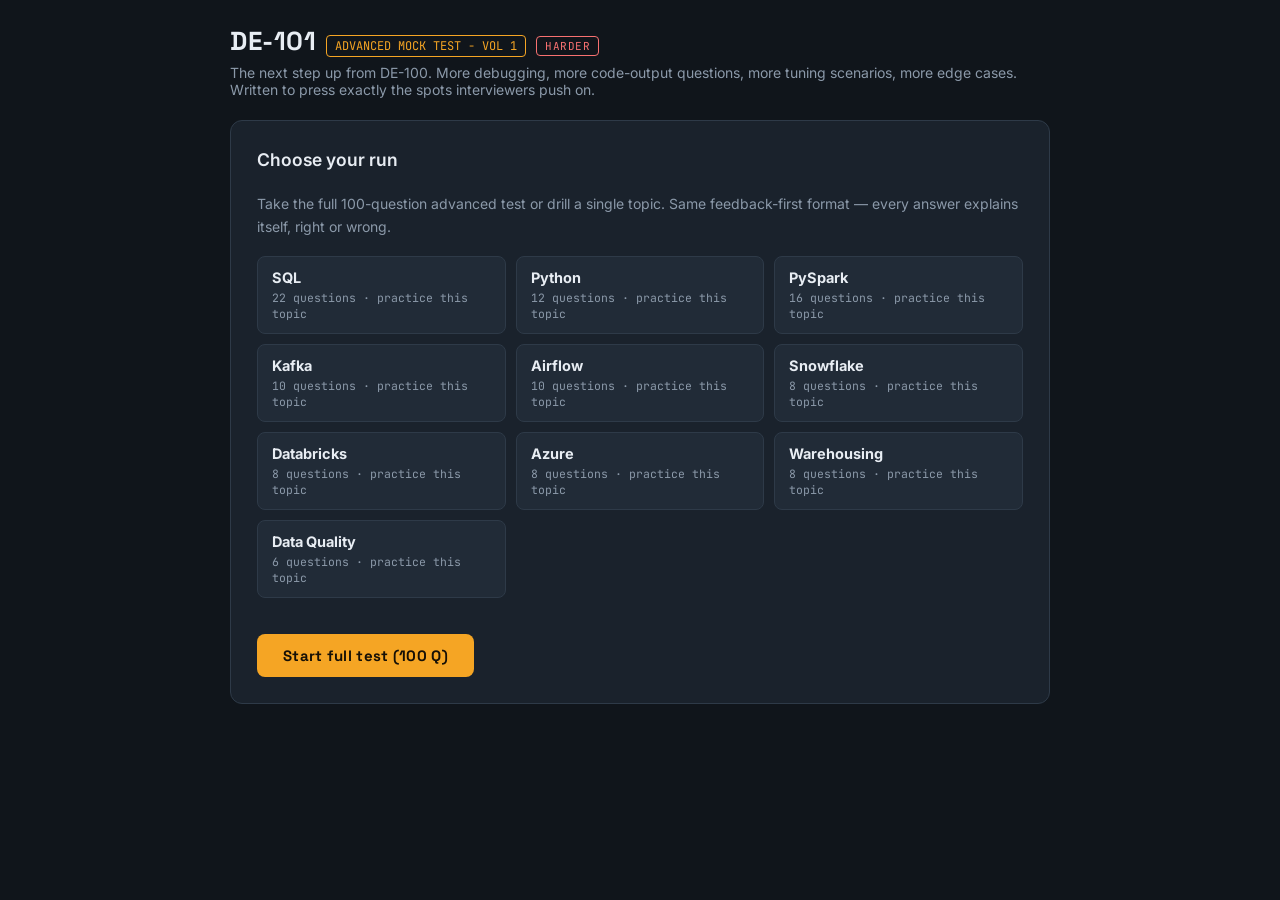
<file: tests/DE-101_Mock_Test.html>
<!DOCTYPE html>
<html lang="en">
<head>
<meta charset="UTF-8">
<meta name="viewport" content="width=device-width, initial-scale=1.0">
<title>DE-101 | Advanced Data Engineering Mock Test - Vol 1</title>
<link rel="preconnect" href="https://fonts.googleapis.com">
<link href="https://fonts.googleapis.com/css2?family=Space+Grotesk:wght@500;700&family=Inter:wght@400;500;600&family=JetBrains+Mono:wght@400;600&display=swap" rel="stylesheet">
<style>
  :root{
    --bg:#10151b;
    --panel:#1a222c;
    --panel2:#212b37;
    --line:#2e3a48;
    --text:#e8edf3;
    --muted:#8b99a9;
    --amber:#f5a524;
    --amber-dim:#3a2e14;
    --green:#4ade80;
    --green-dim:#12301e;
    --red:#f87171;
    --red-dim:#3a1a1a;
    --blue:#60a5fa;
  }
  *{box-sizing:border-box;margin:0;padding:0}
  body{
    background:var(--bg);
    color:var(--text);
    font-family:'Inter',system-ui,sans-serif;
    min-height:100vh;
    padding:24px 16px 64px;
  }
  .wrap{max-width:820px;margin:0 auto}
  .brand{display:flex;align-items:baseline;gap:10px;margin-bottom:6px;flex-wrap:wrap}
  .brand h1{font-family:'Space Grotesk',sans-serif;font-size:26px;letter-spacing:.5px}
  .brand .tag{font-family:'JetBrains Mono',monospace;font-size:12px;color:var(--amber);border:1px solid var(--amber);border-radius:4px;padding:2px 8px}
  .brand .level{font-family:'JetBrains Mono',monospace;font-size:11px;color:var(--red);border:1px solid var(--red);border-radius:4px;padding:2px 8px;letter-spacing:.5px}
  .sub{color:var(--muted);font-size:14px;margin-bottom:22px}
  .pipe{display:flex;gap:4px;margin:18px 0 6px;flex-wrap:wrap}
  .pipe span{flex:1;min-width:4px;height:8px;border-radius:2px;background:var(--panel2);transition:background .2s}
  .pipe span.ok{background:var(--green)}
  .pipe span.bad{background:var(--red)}
  .pipe span.cur{background:var(--amber)}
  .meter{display:flex;justify-content:space-between;font-family:'JetBrains Mono',monospace;font-size:12px;color:var(--muted);margin-bottom:18px}
  .meter b{color:var(--text)}
  .card{background:var(--panel);border:1px solid var(--line);border-radius:12px;padding:26px;margin-bottom:16px}
  .chip{display:inline-block;font-family:'JetBrains Mono',monospace;font-size:11.5px;color:var(--amber);background:var(--amber-dim);border-radius:4px;padding:3px 9px;margin-bottom:14px;letter-spacing:.4px}
  .qnum{font-family:'JetBrains Mono',monospace;color:var(--muted);font-size:12px;float:right}
  .qtext{font-size:17.5px;font-weight:600;line-height:1.5;margin-bottom:20px}
  .qtext code, .opt code, .expl code, .qtext pre, .expl pre{font-family:'JetBrains Mono',monospace;font-size:.92em;background:var(--panel2);padding:1px 5px;border-radius:4px;color:var(--blue)}
  .qtext pre, .expl pre{display:block;padding:10px 12px;margin:8px 0;white-space:pre-wrap;line-height:1.5;color:#cfd8e2}
  .opt{display:block;width:100%;text-align:left;background:var(--panel2);border:1px solid var(--line);border-radius:8px;color:var(--text);font-family:'Inter',sans-serif;font-size:15px;line-height:1.45;padding:13px 16px;margin-bottom:10px;cursor:pointer;transition:border-color .15s, background .15s}
  .opt:hover:not(:disabled){border-color:var(--amber)}
  .opt:focus-visible{outline:2px solid var(--amber);outline-offset:2px}
  .opt:disabled{cursor:default;opacity:.85}
  .opt .k{font-family:'JetBrains Mono',monospace;color:var(--muted);margin-right:10px;font-size:13px}
  .opt.correct{background:var(--green-dim);border-color:var(--green);opacity:1}
  .opt.correct .k{color:var(--green)}
  .opt.wrong{background:var(--red-dim);border-color:var(--red);opacity:1}
  .opt.wrong .k{color:var(--red)}
  .expl{border-left:3px solid var(--amber);background:var(--panel2);border-radius:0 8px 8px 0;padding:14px 16px;margin-top:16px;font-size:14.5px;line-height:1.6;color:#cfd8e2;display:none}
  .expl b.v{font-family:'JetBrains Mono',monospace;font-size:12.5px;letter-spacing:.5px;display:block;margin-bottom:6px}
  .expl.show{display:block;animation:fade .25s ease}
  @keyframes fade{from{opacity:0;transform:translateY(4px)}to{opacity:1;transform:none}}
  .btn{font-family:'Space Grotesk',sans-serif;font-size:15px;font-weight:700;letter-spacing:.3px;background:var(--amber);color:#161006;border:none;border-radius:8px;padding:12px 26px;cursor:pointer;margin-top:18px}
  .btn:hover{filter:brightness(1.08)}
  .btn.ghost{background:transparent;color:var(--amber);border:1px solid var(--amber)}
  .hidden{display:none}
  .catgrid{display:grid;grid-template-columns:repeat(auto-fill,minmax(220px,1fr));gap:10px;margin:18px 0}
  .catbtn{text-align:left;background:var(--panel2);border:1px solid var(--line);border-radius:8px;color:var(--text);padding:12px 14px;cursor:pointer;font-family:'Inter',sans-serif}
  .catbtn:hover{border-color:var(--amber)}
  .catbtn b{display:block;font-size:14.5px;margin-bottom:3px}
  .catbtn span{font-family:'JetBrains Mono',monospace;font-size:11.5px;color:var(--muted)}
  .score-big{font-family:'Space Grotesk',sans-serif;font-size:52px;font-weight:700;line-height:1}
  .score-big small{font-size:20px;color:var(--muted)}
  .verdict{color:var(--amber);font-size:16px;margin:10px 0 22px}
  table{width:100%;border-collapse:collapse;font-size:14px;margin-bottom:8px}
  th,td{text-align:left;padding:9px 10px;border-bottom:1px solid var(--line)}
  th{font-family:'JetBrains Mono',monospace;font-size:11.5px;color:var(--muted);letter-spacing:.5px;text-transform:uppercase}
  td.num{font-family:'JetBrains Mono',monospace}
  .bar{height:6px;border-radius:3px;background:var(--panel2);overflow:hidden;min-width:90px}
  .bar i{display:block;height:100%;background:var(--green)}
  .bar i.mid{background:var(--amber)}
  .bar i.low{background:var(--red)}
  .review-item{border:1px solid var(--line);border-radius:8px;padding:14px 16px;margin-bottom:10px;background:var(--panel2);font-size:14px;line-height:1.55}
  .review-item .rq{font-weight:600;margin-bottom:6px}
  .review-item .ra{color:var(--red)}
  .review-item .rc{color:var(--green)}
  .review-item .re{color:var(--muted);margin-top:6px}
  h2.sec{font-family:'Space Grotesk',sans-serif;font-size:18px;margin:26px 0 12px}
  @media (max-width:520px){.qtext{font-size:16px}.card{padding:18px}.pipe span{height:6px}}
  @media (prefers-reduced-motion: reduce){.expl.show{animation:none}}
</style>
</head>
<body>
<div class="wrap">
  <div class="brand">
    <h1>DE&#8209;101</h1>
    <span class="tag">ADVANCED MOCK TEST - VOL 1</span>
    <span class="level">HARDER</span>
  </div>
  <p class="sub">The next step up from DE-100. More debugging, more code-output questions, more tuning scenarios, more edge cases. Written to press exactly the spots interviewers push on.</p>

  <div id="start" class="card">
    <div class="qtext">Choose your run</div>
    <p style="color:var(--muted);font-size:14px;line-height:1.6">Take the full 100-question advanced test or drill a single topic. Same feedback-first format &mdash; every answer explains itself, right or wrong.</p>
    <div class="catgrid" id="catgrid"></div>
    <button class="btn" id="startFull">Start full test (100 Q)</button>
  </div>

  <div id="quiz" class="hidden">
    <div class="pipe" id="pipe"></div>
    <div class="meter">
      <span>Q <b id="mq">1</b> / <b id="mt">100</b></span>
      <span style="color:var(--green)">&#10003; <b id="mok">0</b></span>
      <span style="color:var(--red)">&#10007; <b id="mbad">0</b></span>
      <span>Accuracy <b id="macc">&ndash;</b></span>
    </div>
    <div class="card">
      <span class="qnum" id="qnum"></span>
      <span class="chip" id="qcat"></span>
      <div class="qtext" id="qtext"></div>
      <div id="opts"></div>
      <div class="expl" id="expl"></div>
      <button class="btn hidden" id="nextBtn">Next question &rarr;</button>
    </div>
    <button class="btn ghost" id="quitBtn" style="margin-top:0">End test &amp; see results</button>
  </div>

  <div id="result" class="hidden">
    <div class="card">
      <div class="score-big"><span id="finalScore">0</span><small> / <span id="finalTotal">100</span></small></div>
      <div class="verdict" id="verdict"></div>
      <h2 class="sec">Topic breakdown</h2>
      <table id="breakdown"><thead><tr><th>Topic</th><th>Score</th><th>Strength</th></tr></thead><tbody></tbody></table>
      <h2 class="sec" id="reviewHead">Review your misses</h2>
      <div id="review"></div>
      <button class="btn" id="retryBtn">Take it again</button>
      <button class="btn ghost" id="retryWrong" style="margin-left:10px">Retry only my wrong answers</button>
    </div>
  </div>
</div>
<script>
const QUESTIONS = [
// ---------------- SQL (22) ----------------
{c:"SQL",q:"A table has 10 rows, all with salary = 5000. What does <code>SELECT COUNT(DISTINCT salary) FROM emp;</code> return?",o:["10","1","0","NULL"],a:1,e:"COUNT(DISTINCT col) returns the count of unique non-NULL values. All 10 rows share the same value, so there is exactly 1 distinct salary."},
{c:"SQL",q:"You want the Nth highest salary handling ties as SEPARATE rows. Which is correct?",o:["ROW_NUMBER() OVER (ORDER BY salary DESC) = N","DENSE_RANK() OVER (ORDER BY salary DESC) = N","RANK() OVER (ORDER BY salary DESC) = N","LIMIT N-1, 1"],a:0,e:"ROW_NUMBER assigns a unique sequential number even to ties, so exactly one row gets rank N. DENSE_RANK groups ties into the same rank (returns multiple rows). RANK skips numbers after ties. Requirement dictates the function."},
{c:"SQL",q:"<code>SELECT COUNT(*) FROM t WHERE col = NULL;</code> returns:",o:["Count of NULL values","0 (comparison to NULL is UNKNOWN)","Total row count","Error"],a:1,e:"= NULL is never TRUE in three-valued logic; it evaluates to UNKNOWN, which WHERE treats as false. Every row is filtered out, so the count is 0. Use IS NULL to actually match nulls."},
{c:"SQL",q:"Table t has rows: (1),(2),(NULL). What does <code>SELECT * FROM t WHERE id NOT IN (SELECT id FROM t WHERE id &gt; 0);</code> return?",o:["Row with id=NULL","Zero rows","All three rows","Error"],a:1,e:"The subquery returns (1,2). Then NOT IN becomes id&lt;&gt;1 AND id&lt;&gt;2. For id=NULL that whole predicate is UNKNOWN. Even for id=1 and 2 it's FALSE. Result: zero rows. This is the classic NOT IN + NULL trap; use NOT EXISTS instead."},
{c:"SQL",q:"You have events(user_id, event_ts). To find users active on 3+ consecutive days, which approach works?",o:["GROUP BY user_id HAVING COUNT(DISTINCT event_ts) &gt;= 3","Use ROW_NUMBER() over date and subtract from date to form group_id, then count per group_id","Use a self-join on dateadd(day,1,ts) three times","LAG the timestamp and check if diff = 1"],a:1,e:"The gaps-and-islands pattern: <code>date - ROW_NUMBER() OVER (PARTITION BY user_id ORDER BY date)</code> is constant within a consecutive run, so grouping by that difference isolates each streak. Then check length &gt;= 3."},
{c:"SQL",q:"A composite index exists on (a, b, c). Which query CAN use an index seek?",o:["WHERE b = 5 AND c = 9","WHERE a &gt; 10","WHERE c = 9","WHERE b IN (1,2,3)"],a:1,e:"Leftmost-prefix rule: the index can be seeked whenever the leftmost column(s) appear with equality or a range on the leading column. WHERE a &gt; 10 uses the leading column; the others skip 'a' entirely and force a scan."},
{c:"SQL",q:"For anti-joins on a nullable column, which is SAFEST and most portable?",o:["NOT IN","NOT EXISTS","LEFT JOIN + IS NULL","EXCEPT"],a:1,e:"NOT EXISTS handles NULLs correctly (correlated existence check, not equality). NOT IN silently drops all rows if the subquery has any NULL. LEFT JOIN + IS NULL works but can duplicate rows if the join produces multiple matches. EXCEPT removes duplicates and can be slow."},
{c:"SQL",q:"Which query correctly computes the 7-day rolling average of daily_sales per store?",o:["SUM(sales)/7","AVG(sales) OVER (PARTITION BY store ORDER BY day ROWS BETWEEN 6 PRECEDING AND CURRENT ROW)","AVG(sales) OVER (PARTITION BY store)","AVG(sales) OVER (PARTITION BY store ORDER BY day)"],a:1,e:"Rolling windows need an explicit ROWS or RANGE frame. Without a frame and with ORDER BY, most engines default to RANGE UNBOUNDED PRECEDING — a running average, not a rolling one. Always specify the frame for rolling metrics."},
{c:"SQL",q:"You add index on (customer_id) but the query <code>WHERE UPPER(customer_id) = 'X123'</code> still scans. Why?",o:["Indexes don't work on strings","Applying a function on the indexed column prevents index seek unless a functional/expression index exists","WHERE with = never uses indexes","The optimizer is broken"],a:1,e:"Wrapping the column in a function (UPPER, CAST, SUBSTR, +0) makes it non-SARGable; the optimizer can't map the value back to the index tree. Fix: match without the function, use a computed/functional index, or normalize the data on write."},
{c:"SQL",q:"<code>SELECT a, COUNT(*) FROM t GROUP BY a HAVING COUNT(*) &gt; 1</code> — HAVING is applied:",o:["Before GROUP BY","Before the SELECT list is evaluated but after GROUP BY produces groups","At the same time as WHERE","After ORDER BY"],a:1,e:"Logical order: FROM → WHERE → GROUP BY → HAVING → SELECT → DISTINCT → ORDER BY → LIMIT. HAVING filters the grouped rows, so aggregate references are valid there."},
{c:"SQL",q:"Which returns 'gaps' in a sequential id column (1,2,3,5,6,9)?",o:["MIN(id)-1 in a self-join","Generate a numbers table 1..MAX(id) and LEFT JOIN to find missing ids","GROUP BY id HAVING COUNT(*) &gt; 1","LAG the id and select rows where id - lag_id &gt; 1 (missing range = lag_id+1 to id-1)"],a:3,e:"Both a numbers-table left join and the LAG-based approach work. LAG is usually simpler in modern SQL: whenever id - LAG(id) &gt; 1, everything between lag_id+1 and id-1 is missing. Answer 1 alone doesn't complete the pattern; option 3 is the classic idea though a numbers table also works — the LAG form is the standard interview answer."},
{c:"SQL",q:"Consider: <pre>SELECT dept, AVG(salary) FROM emp WHERE year = 2025 GROUP BY dept HAVING AVG(salary) &gt; 50000</pre>Which condition would be MORE efficient in WHERE than HAVING?",o:["AVG(salary) &gt; 50000","year = 2025","dept LIKE 'Eng%'","Both year=2025 AND dept LIKE 'Eng%' should stay where they are"],a:3,e:"Row-level predicates (year, dept) are already in WHERE — good. AVG(salary) can't move to WHERE because it's an aggregate. Moving a row-level predicate from HAVING to WHERE cuts rows before grouping, but the query already does that."},
{c:"SQL",q:"How do you PIVOT sales by quarter without a PIVOT keyword?",o:["Use GROUP BY only","Conditional aggregation: SUM(CASE WHEN quarter='Q1' THEN sales END) AS Q1, ...","UNION ALL 4 separate queries","LATERAL join"],a:1,e:"Portable pattern: GROUP BY the dimension you're pivoting to, and use SUM/MAX with CASE for each pivot column. Works in every SQL dialect and gives full control over aggregation and column names."},
{c:"SQL",q:"You need to delete duplicates but keep the row with the EARLIEST created_at. Which is correct?",o:["DELETE FROM t WHERE id NOT IN (SELECT MIN(id) FROM t GROUP BY key_cols)","DELETE with ROW_NUMBER() OVER (PARTITION BY key_cols ORDER BY created_at ASC) &gt; 1","Both A and B work if id correlates with created_at; only B is safe otherwise","TRUNCATE and reload"],a:2,e:"Option A only works if MIN(id) actually corresponds to the earliest row, which isn't guaranteed. Option B explicitly orders by created_at, keeping row 1 (earliest). B is the safe general answer."},
{c:"SQL",q:"What does <code>SELECT * FROM a CROSS JOIN b</code> produce if a has 1000 rows and b has 2000?",o:["3000 rows (union)","2,000,000 rows (Cartesian product)","1000 rows (only matches)","Error"],a:1,e:"CROSS JOIN produces every combination: |a| × |b| = 1000 × 2000 = 2,000,000. Accidental cross joins (missing ON clause) are a top cause of runaway queries."},
{c:"SQL",q:"Session boundary rule: a new session starts whenever gap &gt; 30 min. Which construct correctly assigns session ids?",o:["ROW_NUMBER() OVER (PARTITION BY user)","SUM(CASE WHEN event_ts - LAG(event_ts) &gt; interval '30 min' THEN 1 ELSE 0 END) OVER (PARTITION BY user ORDER BY event_ts)","COUNT(*) OVER (PARTITION BY user)","GROUP BY user, event_ts"],a:1,e:"Classic sessionization: mark session boundaries with a 0/1 flag using LAG, then cumulative SUM over that flag assigns session numbers. This is a very common data engineering interview pattern."},
{c:"SQL",q:"READ COMMITTED isolation level PREVENTS which phenomenon?",o:["Phantom reads","Non-repeatable reads","Dirty reads","All three"],a:2,e:"READ COMMITTED prevents dirty reads (reading uncommitted data) but still allows non-repeatable reads and phantoms. REPEATABLE READ blocks non-repeatable reads too. SERIALIZABLE blocks all three."},
{c:"SQL",q:"A 5-way join runs slowly. What is USUALLY the biggest single lever to check first?",o:["Number of columns in SELECT","Whether the join order + join keys + statistics let the optimizer pick a good join plan (index/hash/merge), and whether stats are stale","Font of the SQL client","Presence of DISTINCT"],a:1,e:"Stale statistics, poor join keys, non-SARGable predicates, and missing indexes on join columns dominate. Always check EXPLAIN / query plan first — cardinality misestimates cascade badly through multi-way joins."},
{c:"SQL",q:"MERGE INTO with <code>WHEN NOT MATCHED BY SOURCE THEN DELETE</code> does what?",o:["Deletes rows in the target that don't exist in the source (full sync)","Inserts new rows","Fails validation","Nothing special"],a:0,e:"WHEN NOT MATCHED BY SOURCE identifies TARGET rows missing from the source — deleting them makes the target a mirror of the source. Not all engines support this clause (SQL Server yes, Snowflake yes, Delta yes, standard MERGE no)."},
{c:"SQL",q:"For a query <code>SELECT * FROM t WHERE a=1 OR b=2</code> with indexes on (a) and (b) separately, the optimizer likely does:",o:["Uses both indexes always","Might do an index union / bitmap OR, but often falls back to a full scan; a covering composite index or query rewrite is more reliable","Uses only the primary key","Rewrites as INNER JOIN"],a:1,e:"OR predicates are hard to satisfy from separate B-tree indexes cleanly. Some engines do index-OR/bitmap-OR when helpful, others scan. A common rewrite is UNION ALL of two indexed lookups (with de-dup if needed)."},
{c:"SQL",q:"Materialized view vs regular view — the key distinction is:",o:["Materialized views are faster to update","A regular view is a stored query (recomputed on read); a materialized view stores the RESULT physically and must be refreshed to reflect underlying changes","They are the same thing","Materialized views can't be indexed"],a:1,e:"Materialized views trade freshness for speed: physical storage + optional indexes make analytical queries fast, but you must refresh (full or incremental) as base tables change. Great for expensive, slowly-changing aggregations."},
{c:"SQL",q:"<code>SELECT SUM(x) OVER () FROM t</code> without ORDER BY or PARTITION BY computes:",o:["A running total by insert order","Sum of x over the entire result set on every row","An error","NULL"],a:1,e:"An OVER () clause with no partition and no frame treats the whole result as one window and gives the same total on every row. Handy for percentage-of-total calculations."},

// ---------------- Python (12) ----------------
{c:"Python",q:"<pre>a = [1,2,3]\nb = a\nb.append(4)\nprint(a)</pre>Output?",o:["[1,2,3]","[1,2,3,4]","Error","[4,1,2,3]"],a:1,e:"a and b are two names bound to the SAME list object. append mutates that object in place, so both names see it. Assignment doesn't copy — use a.copy() or list(a) for a shallow copy."},
{c:"Python",q:"<pre>def f(x, cache={}):\n    if x not in cache:\n        cache[x] = x * 2\n    return cache[x]\n\nprint(f(3), f(3), len(f.__defaults__[0]))</pre>Result?",o:["6 6 1","6 6 2","Error","6 6 0"],a:0,e:"The mutable default {} is shared across calls (bound at def time). f(3) computes once, cache[3]=6, then reused. The dict now has one entry, so len is 1. This pattern is memoization by accident — dangerous but sometimes intentional."},
{c:"Python",q:"<pre>a = [1,2,3]\nb = a * 2\nc = [a] * 2\na.append(9)\nprint(b, c)</pre>Result?",o:["[1,2,3,1,2,3] [[1,2,3],[1,2,3]]","[1,2,3,1,2,3] [[1,2,3,9],[1,2,3,9]]","[1,2,3,9,1,2,3,9] [[1,2,3,9],[1,2,3,9]]","Error"],a:1,e:"b was built by * BEFORE the append, so b is unaffected. But c = [a] * 2 makes a list containing the SAME a reference twice; mutating a shows through both slots. Nesting via multiplication is the classic pitfall — use list comprehensions instead."},
{c:"Python",q:"<pre>gen = (x*x for x in range(3))\nprint(list(gen), list(gen))</pre>Output?",o:["[0,1,4] [0,1,4]","[0,1,4] []","Error","[0,1,4] [0,1,4,0,1,4]"],a:1,e:"Generators are single-pass. Once exhausted (by the first list()), the second list() has nothing left. To reuse, wrap in a function that recreates the generator or materialize to a list up front."},
{c:"Python",q:"<pre>class A:\n    x = []\na1 = A(); a2 = A()\na1.x.append(1)\nprint(a2.x)</pre>Output?",o:["[]","[1]","Error","None"],a:1,e:"x is a CLASS attribute (shared by all instances) because it wasn't assigned in __init__. Mutating a1.x mutates the shared list. Fix: set self.x = [] inside __init__ so each instance has its own list."},
{c:"Python",q:"<pre>from functools import lru_cache\n@lru_cache(maxsize=None)\ndef f(x): return f(x-1)+f(x-2) if x&gt;1 else x\nprint(f(50))</pre>Why does adding lru_cache dramatically help?",o:["It parallelizes the function","It memoizes results, cutting exponential recursion to linear time","It uses SIMD","lru_cache changes recursion to iteration"],a:1,e:"Naive fibonacci is O(2^n) due to overlapping subproblems. lru_cache stores each f(k), so each is computed once — O(n). This is memoization made trivial."},
{c:"Python",q:"<pre>a = (1, 2, [3, 4])\na[2].append(5)\nprint(a)</pre>Output?",o:["(1, 2, [3, 4])","(1, 2, [3, 4, 5])","Error - tuples are immutable","(1, 2, [3, 4], 5)"],a:1,e:"Tuple immutability means you can't rebind a[i], but if a[i] refers to a mutable object (like a list), that object can still be mutated. The tuple's contents (references) don't change; the object one of them points to does."},
{c:"Python",q:"<pre>from collections import Counter\ndata = ['a','b','a','c','b','a']\nprint(Counter(data).most_common(2))</pre>Output?",o:["['a','b']","[('a', 3), ('b', 2)]","{'a': 3, 'b': 2, 'c': 1}","('a', 3)"],a:1,e:"Counter subclasses dict for frequency counting. most_common(n) returns a list of the n highest-frequency (element, count) tuples in descending order — a one-liner staple in data engineering."},
{c:"Python",q:"Which is the CORRECT way to safely open and read a file with a context manager if the file may or may not exist?",o:["<pre>with open(path) as f: data = f.read()</pre>","<pre>try:\n    with open(path) as f: data = f.read()\nexcept FileNotFoundError:\n    data = ''</pre>","<pre>if exists(path): open(path).read()</pre>","<pre>open(path, 'r+')</pre>"],a:1,e:"Option A raises on missing file. Option C creates a race condition (file could vanish between check and open) and leaks the handle. Option B catches the specific exception and uses a context manager for cleanup — the correct Pythonic pattern."},
{c:"Python",q:"<pre>d = {'a':1, 'b':2, 'c':3}\nprint({v:k for k,v in d.items()})</pre>Output?",o:["{'a':1,'b':2,'c':3}","{1:'a', 2:'b', 3:'c'}","Error","{'a':'b':'c'}"],a:1,e:"A dict comprehension inverts the mapping. Warning: if two keys map to the same value, only one survives in the inverted dict (last-write-wins in iteration order)."},
{c:"Python",q:"<pre>def outer():\n    x = 10\n    def inner():\n        x = x + 1\n        return x\n    return inner()\nprint(outer())</pre>Result?",o:["11","10","UnboundLocalError","0"],a:2,e:"Assigning to x inside inner() makes x LOCAL to inner. But the RHS references x before it's assigned locally → UnboundLocalError. Fix with 'nonlocal x' to reference the enclosing scope's binding."},
{c:"Python",q:"For processing a 100 GB JSONL file line-by-line, which is memory-safe?",o:["json.load(open(path))","<pre>with open(path) as f:\n    for line in f:\n        record = json.loads(line)\n        process(record)</pre>","f.readlines() then loop","pandas.read_json(path)"],a:1,e:"Iterating a file object yields lines lazily — constant memory regardless of file size. json.load reads the whole file, readlines() materializes every line, and read_json can blow up on huge files. Streaming line-by-line is the DE default."},

// ---------------- PySpark (16) ----------------
{c:"PySpark",q:"You call <code>df.filter(F.col('x') &gt; 10).count()</code> twice. Spark:",o:["Uses cached results the second time","Re-executes the full plan both times unless the DataFrame is cached","Errors on the second call","Automatically caches DataFrames"],a:1,e:"Spark caches nothing by default. Each action re-runs the entire lineage. For repeated actions on the same DF, call .cache() (or .persist()) before the first action, then .unpersist() when done."},
{c:"PySpark",q:"Adaptive Query Execution (AQE) in Spark 3+ can automatically:",o:["Rewrite Python code","Coalesce shuffle partitions, switch join strategies (e.g., broadcast at runtime), and handle skewed joins by splitting skewed partitions","Add executors","Compress data"],a:1,e:"AQE re-optimizes the plan at stage boundaries using runtime statistics. Enable with spark.sql.adaptive.enabled=true. Great for reducing tiny partitions after aggregations and rescuing bad join plans from stale stats."},
{c:"PySpark",q:"<code>df.write.mode('overwrite').partitionBy('date').parquet(path)</code> when path already has data for other dates:",o:["Preserves other partitions in modern versions if partitionOverwriteMode=dynamic; otherwise wipes the whole path","Always merges data","Always fails","Only overwrites matching schema"],a:0,e:"Default is STATIC — wipes the entire path. Set spark.sql.sources.partitionOverwriteMode='dynamic' to overwrite only the partitions present in the incoming data. Huge footgun for daily loads if forgotten."},
{c:"PySpark",q:"Broadcast join threshold defaults (spark.sql.autoBroadcastJoinThreshold):",o:["1 GB","10 MB — small tables under this size are broadcast automatically","1 KB","No default"],a:1,e:"10 MB is the typical default. Set to -1 to disable, or increase for larger dimension tables (watch executor memory). You can also force it with the broadcast() hint."},
{c:"PySpark",q:"A stage has 200 tasks, but one runs 20x longer than the others. Most likely cause:",o:["Cluster is small","Data skew — one partition has far more rows for its join/group key","Bad Python code","Wrong driver memory"],a:1,e:"Skew is the top cause of straggler tasks. Fixes: enable AQE skew-join handling, salt the hot key, broadcast the small side, or increase parallelism through repartitioning by a synthetic key."},
{c:"PySpark",q:"<code>df.repartition(200, 'user_id')</code> vs <code>df.repartitionByRange(200, 'user_id')</code>:",o:["Identical","Hash partitioning (equal-ish sizes, arbitrary order) vs range partitioning (sorted, useful for range queries and sort-merge)","Both do range","Both do hash"],a:1,e:"Hash gives uniform distribution; range colocates ordered keys — ideal for sort-merge joins on the same key or for writing sorted files. Range partitioning samples data first, so it's slightly more expensive to compute."},
{c:"PySpark",q:"<code>df.select('a').filter('a &gt; 10')</code> produces which physical plan optimization?",o:["No change","Filter is pushed BELOW the projection where possible so fewer rows are projected","Filter runs on driver","Data is duplicated"],a:1,e:"Catalyst reorders logical operations. Predicates are pushed down toward the source, and column pruning restricts projections. On a Parquet/Delta source, both push all the way into file scanning — reading only the needed columns and row groups."},
{c:"PySpark",q:"When would <code>reduceByKey</code> be preferable to <code>groupByKey().mapValues(sum)</code>?",o:["Never — they're identical","reduceByKey does map-side pre-aggregation, drastically reducing shuffle volume","groupByKey is safer","reduceByKey works only on numbers"],a:1,e:"reduceByKey applies the combiner per partition BEFORE the shuffle; only partial aggregates cross the network. groupByKey ships every value across then aggregates — bad for cardinality-heavy keys."},
{c:"PySpark",q:"Which UDF style avoids Python-JVM row-by-row serialization overhead?",o:["Regular Python UDF","Pandas UDF (vectorized)","Java UDF","None"],a:1,e:"Pandas UDFs (Arrow-based, vectorized) process batches of rows at a time, cutting serialization cost dramatically. Even better: express logic in native Spark SQL functions and skip UDFs entirely when possible."},
{c:"PySpark",q:"You see <code>Spilling in-memory map of X MB to disk</code> in Spark logs during a shuffle. This means:",o:["Executor memory pressure — shuffle data exceeds memory, so it spills to local disk (slow)","Data was written to HDFS","Deadlock","Job is done"],a:0,e:"Shuffle spills = tasks ran out of shuffle memory and used disk. Symptoms: slow shuffles. Fixes: increase executor memory, reduce partition size, filter earlier, increase spark.sql.shuffle.partitions, or handle skew."},
{c:"PySpark",q:"<code>df.dropDuplicates(['user_id'])</code> without ORDER BY:",o:["Always keeps the earliest record","Keeps ONE record per user_id, but which one is nondeterministic","Always keeps the latest","Raises error"],a:1,e:"Without a deterministic order, Spark picks any one row per key. For 'keep latest' semantics, use window functions with ROW_NUMBER() OVER (PARTITION BY user_id ORDER BY ts DESC) and filter rn=1."},
{c:"PySpark",q:"For streaming, <code>writeStream.trigger(processingTime='30 seconds')</code> means:",o:["Query runs every 30 seconds if new data is available","Query is a batch job","Query runs forever without triggers","Query runs only once"],a:0,e:"processingTime schedules micro-batches at the interval. If a batch takes longer, the next runs as soon as it finishes. Alternatives: trigger.once (one batch of available data), trigger.availableNow (drain everything in bounded batches), and trigger.continuous (very low latency, limited features)."},
{c:"PySpark",q:"Setting <code>spark.sql.shuffle.partitions=200</code> for a 10 MB shuffle:",o:["Perfect default","Creates way too many tiny partitions with high task overhead; AQE can coalesce them at runtime","Improves parallelism","Reduces memory"],a:1,e:"Default 200 partitions × 10 MB = 50 KB per task — pure overhead. AQE's coalescePartitions merges them at runtime. For non-AQE jobs, tune the value to your data size (aim for 100-200 MB per partition)."},
{c:"PySpark",q:"<code>df.explain('formatted')</code> shows a <code>Exchange hashpartitioning</code>. What is Exchange?",o:["A billing feature","A shuffle boundary — data is redistributed across executors","A join type","A file format"],a:1,e:"Exchange = shuffle in the physical plan. Each Exchange is expensive; minimizing them (via broadcast joins, bucketing, colocated joins, pre-shuffled writes) is the core of Spark tuning."},
{c:"PySpark",q:"<code>SparkSession.builder.config('spark.sql.adaptive.skewJoin.enabled', 'true')</code> requires:",o:["Nothing extra","AQE (spark.sql.adaptive.enabled=true) to be on; skew-join handling is an AQE feature","Delta Lake","Kubernetes"],a:1,e:"Skew-join handling is a sub-feature of AQE — enable AQE first, then skewJoin.enabled. Spark then detects skewed partitions at runtime and splits them into smaller sub-partitions."},
{c:"PySpark",q:"<code>df.write.bucketBy(100, 'user_id').sortBy('event_ts').saveAsTable('events')</code> — the practical benefit is:",o:["Pretty file names","Two future queries doing the same-bucket join or aggregation on user_id avoid a shuffle (bucket-aware joins)","Compression","Faster reads for any query"],a:1,e:"Bucketing pre-shuffles data on write so downstream operations on the same bucket columns can skip the shuffle entirely. Powerful for repeated joins on stable keys, but only used when both sides are bucketed identically and the engine supports bucket-aware planning."},

// ---------------- Kafka (10) ----------------
{c:"Kafka",q:"To achieve exactly-once semantics end-to-end within Kafka Streams processing, you need:",o:["Only enable.idempotence=true","processing.guarantee=exactly_once_v2 (transactions + idempotent producer + read_committed isolation)","auto.commit=true","Only replication"],a:1,e:"EOS requires the idempotent producer, transactional writes across consume-process-produce, and read_committed on the reader side. Kafka Streams' processing.guarantee=exactly_once_v2 wires all three together."},
{c:"Kafka",q:"A partition with replication.factor=3 has min.insync.replicas=2 and acks=all. If two replicas go down:",o:["Reads and writes both continue normally","Writes fail (only 1 in-sync replica &lt; min.insync.replicas), but reads from the leader continue","Data loss occurs","Consumer group rebalances"],a:1,e:"With acks=all and min.insync.replicas=2, the leader refuses writes if fewer than 2 replicas are in sync (durability guarantee). Reads keep serving from the leader — availability degrades for producers, not consumers."},
{c:"Kafka",q:"A consumer group rebalance is triggered by:",o:["Every message","Consumer join/leave, new partitions, topic subscription changes, session timeout — anything that changes group membership or partition set","Producer restart","Broker CPU load"],a:1,e:"Rebalances are expensive (stop-the-world for the group). Static membership (group.instance.id) and cooperative rebalancing (CooperativeStickyAssignor) minimize disruption."},
{c:"Kafka",q:"Log compaction on a topic keeps:",o:["All messages forever","At least the LATEST value per key (older values may be pruned); ideal for changelogs and state","Only the first message","Random messages"],a:1,e:"Compacted topics act like a keyed key-value store snapshot. Perfect for CDC-style current-state topics. Combine with a tombstone (null value) to signal deletion."},
{c:"Kafka",q:"A topic has 10 partitions and traffic is skewed — 90% of messages target one partition due to a hot key. Fix?",o:["Add more brokers","Change the key or add a random suffix (salting) so the hot key spreads across partitions","Reduce consumers","Increase retention"],a:1,e:"Kafka's partitioner is hash(key) mod partitions — a hot key always lands on the same partition regardless of broker count. Salting spreads writes; downstream consumers may then need to reduce partial aggregates."},
{c:"Kafka",q:"With enable.auto.commit=true, the consumer commits offsets:",o:["After each message","Periodically (every auto.commit.interval.ms, default 5000ms) in the background — can lose messages on crash between processing and commit","Only on shutdown","Never automatically"],a:1,e:"Auto-commit is convenient but risky: it commits based on time, not on whether records were successfully processed. Prefer manual commits (commitSync/commitAsync) at safe points in your processing loop for at-least-once correctness."},
{c:"Kafka",q:"You need to reprocess the last 7 days of a topic from a new consumer. Best approach?",o:["Wait for retention","Use kafka-consumer-groups.sh --reset-offsets --to-datetime, or programmatically seek by timestamp","Delete the topic","Add partitions"],a:1,e:"Kafka's log retention (if long enough) plus timestamp-based seek lets any consumer replay history. Retention must cover the target window — set retention long enough for your reprocessing SLA."},
{c:"Kafka",q:"Producer with acks=1 means:",o:["Wait for all replicas","Wait only for the LEADER to acknowledge — fast, but if the leader fails before replication, data can be lost","No acks","Consumer acks the producer"],a:1,e:"acks=1 is a middle ground: better durability than acks=0, faster than acks=all. For strong durability use acks=all with min.insync.replicas &gt;= 2."},
{c:"Kafka",q:"Consumer lag stays flat but throughput seems low. Most likely bottleneck:",o:["Broker down","Slow downstream processing per message — consumer keeps up but each poll is slow to process","Wrong topic","Network partition"],a:1,e:"Flat lag means production rate ≈ consumption rate — not falling behind, but not fast. Look at per-record processing time, batch sizes, and downstream sinks (DB writes, API calls) as bottlenecks."},
{c:"Kafka",q:"A tombstone message in Kafka is:",o:["A poison pill","A message with a key and NULL value on a compacted topic, signaling deletion of that key's state","A rejected message","A retention marker"],a:1,e:"On compacted topics, tombstones are removed after delete.retention.ms (default 24h), giving consumers time to see the deletion event. Essential for CDC pipelines."},

// ---------------- Airflow (10) ----------------
{c:"Airflow",q:"For a DAG with <code>schedule='@daily'</code> and <code>start_date=2026-01-01</code>, the FIRST run:",o:["Fires at 2026-01-01 00:00 covering interval 2025-12-31","Fires at 2026-01-02 00:00 covering interval 2026-01-01","Fires immediately","Depends on the executor"],a:1,e:"Airflow runs a schedule interval AFTER it closes. The first interval [2026-01-01, 2026-01-02) fires at its END: 2026-01-02 00:00. This is the #1 source of Airflow confusion."},
{c:"Airflow",q:"Deferrable operators (with Triggerer) exist to:",o:["Skip failed tasks","Free worker slots while waiting on external events — the trigger runs in an async process, worker is released, task resumes when signaled","Speed up CPU work","Handle secrets"],a:1,e:"Traditional Sensors hold a worker slot while polling. Deferrable operators (SmartSensor's successor) hand off waiting to the Triggerer async loop and release the worker — huge slot savings for long-waiting tasks."},
{c:"Airflow",q:"<code>depends_on_past=True</code> combined with a failed prior run means:",o:["The task retries the past run","Today's task won't start until the previous scheduled run of the SAME task succeeded","The DAG is skipped","No effect"],a:1,e:"Useful for cumulative/serial workflows where interval N depends on N-1 being done. Downside: one failure can block all future runs until fixed. Combine with SLA alerting and clear catch-up procedures."},
{c:"Airflow",q:"Dynamic task mapping (<code>my_task.expand(input=[1,2,3])</code>) creates:",o:["A single task","One task instance per element in the mapped iterable, scheduled in parallel","A recursive DAG","A DAG per element"],a:1,e:"Task mapping (Airflow 2.3+) creates N mapped task instances at runtime — perfect for 'process this list of files/tables' fan-out patterns without hand-writing loops in the DAG file."},
{c:"Airflow",q:"XComs are backed by:",o:["Kafka","Airflow's metadata database (small blobs); large data should use a custom XCom backend (e.g., S3/ADLS) or a data reference","In-memory only","Zookeeper"],a:1,e:"Default XCom uses the metadata DB. Large XComs bloat the DB and slow the scheduler. Airflow supports pluggable XCom backends that serialize payloads to object storage while storing only references in the DB."},
{c:"Airflow",q:"You need Task B to run only if Task A produced a non-empty result. Best pattern?",o:["Retries","BranchPythonOperator or a ShortCircuitOperator based on A's XCom","Sensor","depends_on_past"],a:1,e:"ShortCircuitOperator skips downstream when a condition is false. BranchPythonOperator picks which downstream branch to run. Both let you build data-driven control flow cleanly."},
{c:"Airflow",q:"Which executor supports HORIZONTAL scaling of workers with dynamic scheduling?",o:["SequentialExecutor","LocalExecutor","CeleryExecutor and KubernetesExecutor","DebugExecutor"],a:2,e:"Celery scales workers behind a broker (Redis/RabbitMQ). Kubernetes launches a pod per task instance. Sequential and Local are single-node. Larger deployments almost always use Celery or KubernetesExecutor."},
{c:"Airflow",q:"You want tasks in a DAG to be logically grouped in the UI without changing execution. Use:",o:["SubDAGs","TaskGroups (Airflow 2+): visual grouping only, no separate scheduler overhead","BranchPythonOperator","Sensors"],a:1,e:"TaskGroups replaced SubDAGs. SubDAGs had scheduling headaches (were their own DAG under the hood). TaskGroups are pure UI/organizational grouping — no runtime cost."},
{c:"Airflow",q:"An Airflow task exits with return code 0 but its stdout says 'ERROR'. Airflow marks it:",o:["Failed","Success — Airflow uses exit code, not log content","Skipped","Retrying"],a:1,e:"Task state is decided by exit status (or the operator's raise/return). If your script prints errors but exits 0, Airflow considers it successful. Fix: exit with a non-zero code on real errors, or raise an exception in the Python callable."},
{c:"Airflow",q:"To pass parameters from one manual DAG run to tasks, use:",o:["Environment variables","Params + dag_run.conf, accessed via templating or Python's context['dag_run'].conf","XComs from a nonexistent task","Global variables"],a:1,e:"Trigger the DAG with a JSON payload (UI, CLI, or API). Inside tasks access with {{ dag_run.conf['key'] }} or context['dag_run'].conf. Cleaner than sneaking config via Variables."},

// ---------------- Snowflake (8) ----------------
{c:"Snowflake",q:"You define <code>CLUSTER BY (event_date)</code> on a large table. This causes:",o:["Immediate physical sort","Automatic re-clustering (background) to keep micro-partitions organized by that key, improving pruning for queries filtering on event_date","Storage size to double","Queries to fail"],a:1,e:"Clustering keys guide Snowflake's automatic re-clustering service, which reorganizes micro-partitions over time. The metadata pruning benefits queries that filter on the cluster key. Best for high-cardinality columns used in most filters."},
{c:"Snowflake",q:"A Snowflake STREAM object provides:",o:["A view","Change data capture (CDC) — tracks INSERT/UPDATE/DELETE on a source table since the last consumption offset","Real-time Kafka feed","A materialized view"],a:1,e:"Streams expose row-level changes as a queryable object. Used with TASKs (scheduled SQL) they form a native ELT/CDC pipeline entirely inside Snowflake."},
{c:"Snowflake",q:"<code>USE WAREHOUSE</code> after suspending it triggers:",o:["Immediate charges even without a query","Auto-resume when the next query runs (if enabled), otherwise nothing until a query starts","Data reload","Warehouse deletion"],a:1,e:"You are charged per second only while the warehouse is running. Setting a query context does not start it; the next query does (with auto-resume). Auto-suspend after N seconds idle is the standard cost control."},
{c:"Snowflake",q:"A Snowflake TASK can be scheduled by:",o:["Only CRON","CRON expressions OR another task (task DAG), and can be root or child of a task tree","Only intervals","Only manual triggers"],a:1,e:"Tasks form DAGs via AFTER dependencies. Combined with streams, you build orchestrated CDC pipelines. Alternatively, external orchestrators (Airflow, dbt Cloud) can trigger tasks."},
{c:"Snowflake",q:"Your query on a 1TB table filters WHERE col='X' but scans nearly all micro-partitions. Likely cause?",o:["Snowflake is slow","col is not the clustering key and values are scattered across micro-partitions, so pruning is ineffective","Missing index","Warehouse too small"],a:1,e:"Snowflake prunes via micro-partition min/max metadata. If your filter column is high-cardinality and scattered, most partitions may contain matching rows. Add clustering on the column, or restructure data on ingestion."},
{c:"Snowflake",q:"Snowflake's THREE cache layers are:",o:["Buffer, log, temp","Result cache (24h, cross-session), local disk cache (per warehouse), metadata cache","RAM, SSD, HDD","L1, L2, L3"],a:1,e:"Result cache serves identical queries free; local disk cache accelerates re-scans within a running warehouse; metadata cache holds table stats. Suspending a warehouse loses its disk cache; result cache survives."},
{c:"Snowflake",q:"To load 500 GB of CSV files efficiently, you should:",o:["One big INSERT","Split into many smaller compressed files (100-250 MB each), stage them, and use COPY INTO — parallelism = number of files × threads","Use INSERT VALUES","One file per row"],a:1,e:"COPY INTO parallelizes across files, and Snowflake pulls up to ~8 threads per node. One giant file bottlenecks a single thread; hundreds of tiny files add overhead. Aim for 100-250 MB compressed."},
{c:"Snowflake",q:"A SEARCH OPTIMIZATION SERVICE-enabled table primarily helps:",o:["Aggregate queries","Point-lookup queries and equality/IN filters on high-cardinality columns","Full-table scans","JOINs"],a:1,e:"Search optimization builds an internal index-like structure for fast selective lookups (needle-in-haystack). Adds cost — enable per-table for tables where such queries dominate."},

// ---------------- Databricks / Delta (8) ----------------
{c:"Databricks",q:"You run <code>OPTIMIZE mytable</code> daily. Then you run <code>VACUUM mytable RETAIN 168 HOURS</code>. This will:",o:["Physically delete data files older than 7 days that are no longer referenced by the current table version — but reduces time-travel window","Delete all data","Reset transactions","Refuse to run"],a:0,e:"VACUUM removes UNREFERENCED data files. RETAIN N HOURS keeps N hours of history — anything older is unrecoverable via time travel. Delta warns if you go below the default 168 hours to prevent breaking concurrent readers."},
{c:"Databricks",q:"Delta Lake's CHANGE DATA FEED (CDF) provides:",o:["Kafka integration","Row-level change history (inserts/updates/deletes with before/after) for a Delta table since a given version or timestamp","A materialized view","Query caching"],a:1,e:"Enable with TBLPROPERTIES (delta.enableChangeDataFeed = true). Then table_changes() returns row-level changes — perfect for downstream CDC consumers without hand-rolling change tracking."},
{c:"Databricks",q:"Liquid Clustering (Delta 3.0+) advantages over partitioning + Z-ORDER:",o:["Cheaper storage","No need to choose partition columns upfront; clustering keys can be altered; better skipping on high-cardinality columns","Faster COPY","Removes VACUUM"],a:1,e:"Fixed partition columns are a permanent commitment and hurt small partitions/skew. Liquid clustering adapts and lets you change clustering keys later. New tables that would traditionally be partitioned + Z-ORDERed can often use liquid clustering instead."},
{c:"Databricks",q:"You see <code>ConcurrentAppendException</code> when two jobs write to the same Delta table. Cause?",o:["Delta doesn't support concurrent writes","Two writers modified overlapping data files based on a stale snapshot — Delta's optimistic concurrency control detected the conflict","Wrong region","Missing schema"],a:1,e:"Delta uses OCC: reads a version, writes on top, commits if no one else touched the affected files. Non-overlapping partitions can commit concurrently; overlapping ones fail one writer, which can retry."},
{c:"Databricks",q:"Delta Lake schema enforcement means:",o:["Auto-inferring types","Rejecting writes whose schema doesn't match the target table (unless mergeSchema/overwriteSchema is used)","Encrypting columns","Auto-casting types"],a:1,e:"Schema enforcement catches upstream drift early — no silent NULLs or column reordering. Explicit opt-in (mergeSchema=true) is required to evolve schema, keeping mistakes rare."},
{c:"Databricks",q:"Auto Loader with <code>cloudFiles.useNotifications=true</code>:",o:["Sends emails","Uses cloud-native file notifications (S3 SNS/SQS, ADLS Event Grid) to discover new files instantly and cheaply — no expensive directory listing","Enables ML","Doubles throughput"],a:1,e:"For very large or actively growing directories, notification mode beats directory-listing mode (cloudFiles.useNotifications=false, the default) on cost and latency. Requires notification infrastructure permissions."},
{c:"Databricks",q:"A cluster is set with autotermination=60 minutes. This means:",o:["Cluster stops after 60 minutes idle","Cluster restarts every 60 minutes","Cluster runs at most 60 minutes total","No effect"],a:0,e:"Autotermination shuts down a cluster after N minutes with no commands. Prevents runaway costs — critical hygiene for interactive/dev clusters. Job clusters are one-shot anyway."},
{c:"Databricks",q:"Unity Catalog primarily provides:",o:["A caching layer","Centralized governance (3-level namespace: catalog.schema.table), fine-grained ACLs, lineage, audit — across workspaces and clouds","A visualization tool","Faster queries"],a:1,e:"UC replaces workspace-scoped Hive metastore with account-scoped catalog, adding row/column-level security, cross-workspace sharing, and native lineage. The direction Databricks is pushing all new features into."},

// ---------------- Azure (8) ----------------
{c:"Azure",q:"An ADF pipeline needs to copy from an on-premises SQL Server. You need:",o:["Azure IR","Self-hosted Integration Runtime (installed inside the on-prem network) to bridge to the private data source","Cosmos DB","Databricks cluster"],a:1,e:"Azure IR only sees the public Azure network. Self-hosted IR is an agent installed within a private network (on-prem, VNet, VPC) that lets ADF activities reach private endpoints securely."},
{c:"Azure",q:"ADF Data Flow debug clusters vs Pipeline execution clusters:",o:["Same thing","Debug clusters stay warm for interactive design; execution clusters spin up on demand and add startup latency to each pipeline run","Debug is faster","Pipeline is cheaper always"],a:1,e:"Debug mode keeps a Spark cluster live for quick iteration. In production, each Data Flow run spins up a cluster (Time-to-Live parameter can keep it warm briefly to amortize startup across activities)."},
{c:"Azure",q:"You want ADF pipeline failures to alert a team. Best native option:",o:["Manual log check","Azure Monitor alerts on pipeline run status via diagnostic settings, or Logic Apps triggered by webhook activities","Slack integration built-in","Email trigger built-in"],a:1,e:"Send ADF diagnostic logs to Log Analytics, then alert on failed pipeline runs. Webhook activity within the pipeline can also directly call PagerDuty/Slack/Teams webhooks for immediate notifications."},
{c:"Azure",q:"A Copy activity uses <code>additionalColumns</code> to inject the pipeline's <code>@pipeline().RunId</code> per row. Purpose:",o:["Sorting","Adds lineage/audit columns to each landing record so downstream consumers can trace which pipeline run produced them","Encryption","Compression"],a:1,e:"Runbook-quality lineage: every row can be traced back to a pipeline run, timestamp, or source system. A tiny cost with big debugging payoff — especially valuable in metadata-driven ingestion frameworks."},
{c:"Azure",q:"ADLS Gen2 hierarchical namespace vs flat blob:",o:["No difference","Hierarchical enables directory-level ACLs, atomic renames, and much better analytics engine performance","Hierarchical is slower","Hierarchical costs more per read"],a:1,e:"Rename of a 'directory' in flat blob is copy-and-delete of every blob. Hierarchical makes it a single metadata op — critical for Spark/Databricks/Synapse workloads that repeatedly rename output folders."},
{c:"Azure",q:"Azure Synapse Serverless SQL Pool is best for:",o:["OLTP","Ad-hoc SQL queries directly over files in ADLS (Parquet/Delta/CSV) using pay-per-TB-scanned model","Storing tables","Replacing Databricks"],a:1,e:"Serverless SQL is like Athena for Azure: pay for data scanned, no cluster to manage, ideal for exploratory analysis of lake data. Dedicated SQL Pool is a provisioned MPP warehouse — different product."},
{c:"Azure",q:"You need incremental daily ingestion into ADLS with automatic backfill on failures. Best trigger?",o:["Manual","Tumbling Window Trigger — fixed contiguous intervals with retry/dependency semantics ideal for time-partitioned backfills","Schedule trigger","Storage event trigger"],a:1,e:"Tumbling windows are stateful: they know each interval, support dependencies between windows, retries, concurrency limits, and easy backfills. Schedule triggers are simpler but stateless."},
{c:"Azure",q:"ADF's Lookup activity has a payload size limit (~4 MB). To iterate over more rows, pair it with:",o:["Nothing, ADF handles it","A staging table + a ForEach that reads pages, OR store the list in a file and iterate metadata; heavy lookups belong in Databricks","Web activity","Wait activity"],a:1,e:"Lookup is designed for small control-plane data (config, small dimension). For large volumes, ADF is not the right transform engine — offload to Databricks/Synapse and let ADF orchestrate."},

// ---------------- Warehousing (8) ----------------
{c:"Warehousing",q:"You track price changes for products. Which SCD type keeps FULL history via versioned rows?",o:["Type 1","Type 2 (add a new row with effective_from/effective_to and is_current)","Type 3","Type 0"],a:1,e:"Type 2 is the workhorse for slowly-changing dimensions when history matters. Type 1 overwrites (no history). Type 3 keeps only 'previous value' in an extra column. Type 6 combines 1+2+3 for reporting flexibility."},
{c:"Warehousing",q:"A 'factless fact' table:",o:["Is empty","Records an EVENT with no numeric measure — the fact of occurrence itself is the metric (e.g., attendance, coverage)","Is deprecated","Has infinite grain"],a:1,e:"Rows like student_id + class_id + date (attendance) or promo_id + product_id + store_id + day (coverage) have no additive measure. COUNT(*) becomes the metric. Critical for 'what didn't happen' questions."},
{c:"Warehousing",q:"You have a customer dimension that changes hourly. Modeling as SCD Type 2 causes:",o:["Better performance","Explosive dimension growth — each change creates a new row per customer; consider Type 1 for most attributes and Type 2 only for critical tracked ones","Data loss","Nothing"],a:1,e:"Blindly applying Type 2 to volatile attributes kills dimensions. Split attributes: track stable business-important ones as Type 2; overwrite (Type 1) volatile display-only ones."},
{c:"Warehousing",q:"When designing a fact table's GRAIN, the rule is:",o:["Grain doesn't matter","Declare grain first (what one row represents), then pick dimensions and measures — never mix multiple grains in one table","Grain = row count","Grain must be daily"],a:1,e:"Kimball's cardinal rule. Mixing grains (e.g., an order-header fact plus an order-line fact mashed together) causes double-counting and complex logic downstream. One grain per fact; separate facts for separate grains."},
{c:"Warehousing",q:"A 'bridge table' is used to:",o:["Store surrogate keys","Handle many-to-many relationships between a fact and a dimension (e.g., a policy with multiple insured parties)","Bridge networks","Cache facts"],a:1,e:"Bridge tables map one fact row to many dimension rows and vice versa, often with an allocation factor to avoid double-counting measures. Common in insurance, healthcare, hierarchies."},
{c:"Warehousing",q:"You need to report 'sales AS OF a historical date' correctly. Which model supports this?",o:["Type 1 dimension","Type 2 dimension joined by the surrogate key that was current at the fact's event time","Regular JOIN with natural key","OLTP replication"],a:1,e:"Fact tables store the surrogate key that was current at event time. Reporting joins those keys directly, so historical rows keep their historical attributes. Type 1 dimensions can't do this — they overwrite."},
{c:"Warehousing",q:"A junk dimension groups:",o:["Bad data","Small, unrelated low-cardinality flags/indicators together into one dimension to keep the fact narrow and dimensions manageable","Deleted rows","Aggregates"],a:1,e:"Instead of 8 boolean columns bloating the fact, combine them into one small dimension of all combinations. Fact carries one FK; queries filter on the junk dimension. Classic Kimball pattern."},
{c:"Warehousing",q:"For a Type 2 dimension, which set of columns is standard?",o:["Just the current value","surrogate_key, business_key, attributes, effective_from, effective_to, is_current — the surrogate is the PK, business_key + effective range identifies each version","Only business key","surrogate_key alone"],a:1,e:"Surrogate keys make joins efficient and support multiple versions of the same business entity. Effective_from/to (and is_current) enable point-in-time joins and easy 'current record' lookups."},

// ---------------- Data Quality / ETL (6) ----------------
{c:"Data Quality",q:"To detect schema drift in incoming Parquet files daily, the best practice is:",o:["Ignore it","Compare inferred schema to a stored expected schema on ingest; alert on drift; quarantine or auto-evolve based on policy","Assume schema is stable","Manual review weekly"],a:1,e:"Silent drift breaks downstream tables. Log expected vs observed schema per load; alert on new/removed/type-changed columns. Frameworks like Great Expectations, Deequ, dbt tests, or custom validators automate this."},
{c:"Data Quality",q:"A daily reconciliation compares source and target counts and finds a 0.1% gap. Best first step:",o:["Ignore small gaps","Bucket the diff by dimension (day, source system, key range) to localize where the mismatch lives","Rerun pipeline blindly","Add more logging"],a:1,e:"Aggregate diffs hide the story. Bucket by every reasonable dimension until you find the segment with the loss — that reveals the root cause (silent filter, timezone bug, late-arriving records, key collision)."},
{c:"Data Quality",q:"'Freshness SLA' for a pipeline means:",o:["Data must always be current","A commitment on how old the data can be at any consumption time (e.g., 'data must be no more than 30 minutes stale by 8 AM')","Query latency","File compression"],a:1,e:"Freshness = age of data as seen by users. Track it as a SLO with alerts. Volume, uniqueness, distribution, and freshness are the four dimensions Monte Carlo / Anomalo / dbt tests structure themselves around."},
{c:"Data Quality",q:"A poison-pill message in a Kafka pipeline (unparseable JSON) causes consumer failure. Correct fix:",o:["Skip messages silently","Route unparseable records to a dead-letter topic with error context; alert on volume; continue main flow","Restart consumer","Delete the offset"],a:1,e:"DLQ preserves the record for investigation, keeps the pipeline moving, and gives operators a per-error stream. Silent skipping is dangerous — bad data becomes invisible."},
{c:"Data Quality",q:"You detect that 5% of orders have <code>customer_id NULL</code> starting yesterday. Immediate action?",o:["Delete the rows","Investigate source: filter change, schema drift, join failure upstream — DO NOT silently drop; quarantine the affected rows and alert","Cast to 0","Ignore for a week"],a:1,e:"NULLs where they shouldn't be are almost always a real upstream break. Quarantine keeps history for postmortem; alerting gets a human on it fast. Filling with 0 hides the bug and pollutes reporting."},
{c:"Data Quality",q:"For a 100M-row daily join, checking uniqueness of the join key using <code>SELECT key, COUNT(*) FROM t GROUP BY key HAVING COUNT(*) &gt; 1</code>:",o:["Is always fine","Can be slow — for very large tables, sampling or approximate uniqueness checks (COUNT vs COUNT DISTINCT) reduce cost while catching duplicates","Doesn't work","Requires an index"],a:1,e:"Full GROUP BY is exact but expensive. On huge tables, comparing COUNT(*) vs COUNT(DISTINCT key) as a quick check, or sampling with TABLESAMPLE, gives fast early signals. Add exact checks on suspected days only."}
];

// ---------------- App logic ----------------
let pool = [];
let idx = 0;
let answered = [];
let okCount = 0, badCount = 0;

const $ = id => document.getElementById(id);

function categories(){
  const m = {};
  QUESTIONS.forEach(q => m[q.c] = (m[q.c]||0)+1);
  return m;
}

function buildStart(){
  const grid = $("catgrid");
  grid.innerHTML = "";
  const cats = categories();
  Object.keys(cats).forEach(c => {
    const b = document.createElement("button");
    b.className = "catbtn";
    b.innerHTML = "<b>"+c+"</b><span>"+cats[c]+" questions &middot; practice this topic</span>";
    b.onclick = () => startQuiz(QUESTIONS.filter(q => q.c === c));
    grid.appendChild(b);
  });
}

function shuffle(arr){
  const a = arr.slice();
  for(let i = a.length-1; i > 0; i--){
    const j = Math.floor(Math.random()*(i+1));
    [a[i], a[j]] = [a[j], a[i]];
  }
  return a;
}

function startQuiz(qs){
  pool = qs.slice();
  idx = 0; okCount = 0; badCount = 0;
  answered = new Array(pool.length).fill(null);
  $("start").classList.add("hidden");
  $("result").classList.add("hidden");
  $("quiz").classList.remove("hidden");
  buildPipe();
  render();
  window.scrollTo({top:0});
}

function buildPipe(){
  const pipe = $("pipe");
  pipe.innerHTML = "";
  pool.forEach(() => pipe.appendChild(document.createElement("span")));
}

function updatePipe(){
  const spans = $("pipe").children;
  for(let i = 0; i < pool.length; i++){
    spans[i].className = "";
    if(answered[i]) spans[i].className = answered[i].correct ? "ok" : "bad";
    else if(i === idx) spans[i].className = "cur";
  }
}

function updateMeter(){
  $("mq").textContent = idx+1;
  $("mt").textContent = pool.length;
  $("mok").textContent = okCount;
  $("mbad").textContent = badCount;
  const done = okCount + badCount;
  $("macc").textContent = done ? Math.round(okCount/done*100)+"%" : "\u2013";
}

function render(){
  const q = pool[idx];
  $("qcat").textContent = q.c.toUpperCase();
  $("qnum").textContent = "Q" + String(idx+1).padStart(2,"0");
  $("qtext").innerHTML = q.q;
  const opts = $("opts");
  opts.innerHTML = "";
  const letters = ["A","B","C","D"];
  q.o.forEach((opt, i) => {
    const b = document.createElement("button");
    b.className = "opt";
    b.innerHTML = "<span class='k'>"+letters[i]+"</span>" + opt;
    b.onclick = () => pick(i, b);
    opts.appendChild(b);
  });
  $("expl").className = "expl";
  $("expl").innerHTML = "";
  $("nextBtn").classList.add("hidden");
  updatePipe();
  updateMeter();
}

function pick(i, btn){
  if(answered[idx]) return;
  const q = pool[idx];
  const correct = (i === q.a);
  answered[idx] = {pick:i, correct:correct};
  correct ? okCount++ : badCount++;

  const buttons = $("opts").children;
  for(let j = 0; j < buttons.length; j++){
    buttons[j].disabled = true;
    if(j === q.a) buttons[j].classList.add("correct");
  }
  if(!correct) btn.classList.add("wrong");

  const ex = $("expl");
  ex.innerHTML = "<b class='v' style='color:" + (correct ? "var(--green)'>&#10003; CORRECT" : "var(--red)'>&#10007; NOT QUITE") + "</b>" + q.e;
  ex.classList.add("show");

  $("nextBtn").textContent = (idx === pool.length-1) ? "See my results \u2192" : "Next question \u2192";
  $("nextBtn").classList.remove("hidden");
  updatePipe();
  updateMeter();
}

$("nextBtn").onclick = () => {
  if(idx === pool.length-1){ finish(); return; }
  idx++;
  render();
  window.scrollTo({top:0, behavior:"smooth"});
};

$("quitBtn").onclick = finish;
$("startFull").onclick = () => startQuiz(shuffle(QUESTIONS));
$("retryBtn").onclick = () => { $("result").classList.add("hidden"); $("start").classList.remove("hidden"); buildStart(); };

function verdictFor(pct){
  if(pct >= 90) return "Elite. This test is deliberately harder than DE-100 \u2014 you cleared it. Ready for tier-1 interviews.";
  if(pct >= 75) return "Very strong. A few weak topics away from interview-ready at top companies.";
  if(pct >= 60) return "Solid. Compare your topic scores to DE-100 \u2014 target the biggest drops first.";
  if(pct >= 40) return "This one is meant to sting. Every miss is a real interview edge case \u2014 review and re-drill.";
  return "Come back to this after finishing DE-100 with 80%+ \u2014 the gap will close fast.";
}

function finish(){
  $("quiz").classList.add("hidden");
  $("result").classList.remove("hidden");

  const attempted = answered.filter(a => a).length;
  $("finalScore").textContent = okCount;
  $("finalTotal").textContent = attempted || pool.length;
  const pct = attempted ? Math.round(okCount/attempted*100) : 0;
  $("verdict").textContent = pct + "% accuracy \u2014 " + verdictFor(pct);

  const stats = {};
  pool.forEach((q, i) => {
    if(!answered[i]) return;
    stats[q.c] = stats[q.c] || {ok:0, total:0};
    stats[q.c].total++;
    if(answered[i].correct) stats[q.c].ok++;
  });
  const tbody = $("breakdown").querySelector("tbody");
  tbody.innerHTML = "";
  Object.keys(stats).sort((a,b) => (stats[a].ok/stats[a].total) - (stats[b].ok/stats[b].total)).forEach(c => {
    const s = stats[c];
    const p = Math.round(s.ok/s.total*100);
    const cls = p >= 75 ? "" : (p >= 50 ? "mid" : "low");
    const tr = document.createElement("tr");
    tr.innerHTML = "<td>"+c+"</td><td class='num'>"+s.ok+"/"+s.total+"</td><td><div class='bar'><i class='"+cls+"' style='width:"+p+"%'></i></div></td>";
    tbody.appendChild(tr);
  });

  const rev = $("review");
  rev.innerHTML = "";
  let missed = [];
  pool.forEach((q, i) => {
    if(answered[i] && !answered[i].correct){
      missed.push(q);
      const d = document.createElement("div");
      d.className = "review-item";
      d.innerHTML = "<div class='rq'>["+q.c+"] "+q.q+"</div>"
        + "<div class='ra'>Your answer: "+q.o[answered[i].pick]+"</div>"
        + "<div class='rc'>Correct: "+q.o[q.a]+"</div>"
        + "<div class='re'>"+q.e+"</div>";
      rev.appendChild(d);
    }
  });
  if(!missed.length){
    $("reviewHead").textContent = "No misses \u2014 clean sweep on the hard set \uD83C\uDFAF";
    $("retryWrong").classList.add("hidden");
  } else {
    $("reviewHead").textContent = "Review your misses ("+missed.length+")";
    $("retryWrong").classList.remove("hidden");
    $("retryWrong").onclick = () => startQuiz(missed);
  }
  window.scrollTo({top:0});
}

buildStart();
</script>
</body>
</html>
</file>
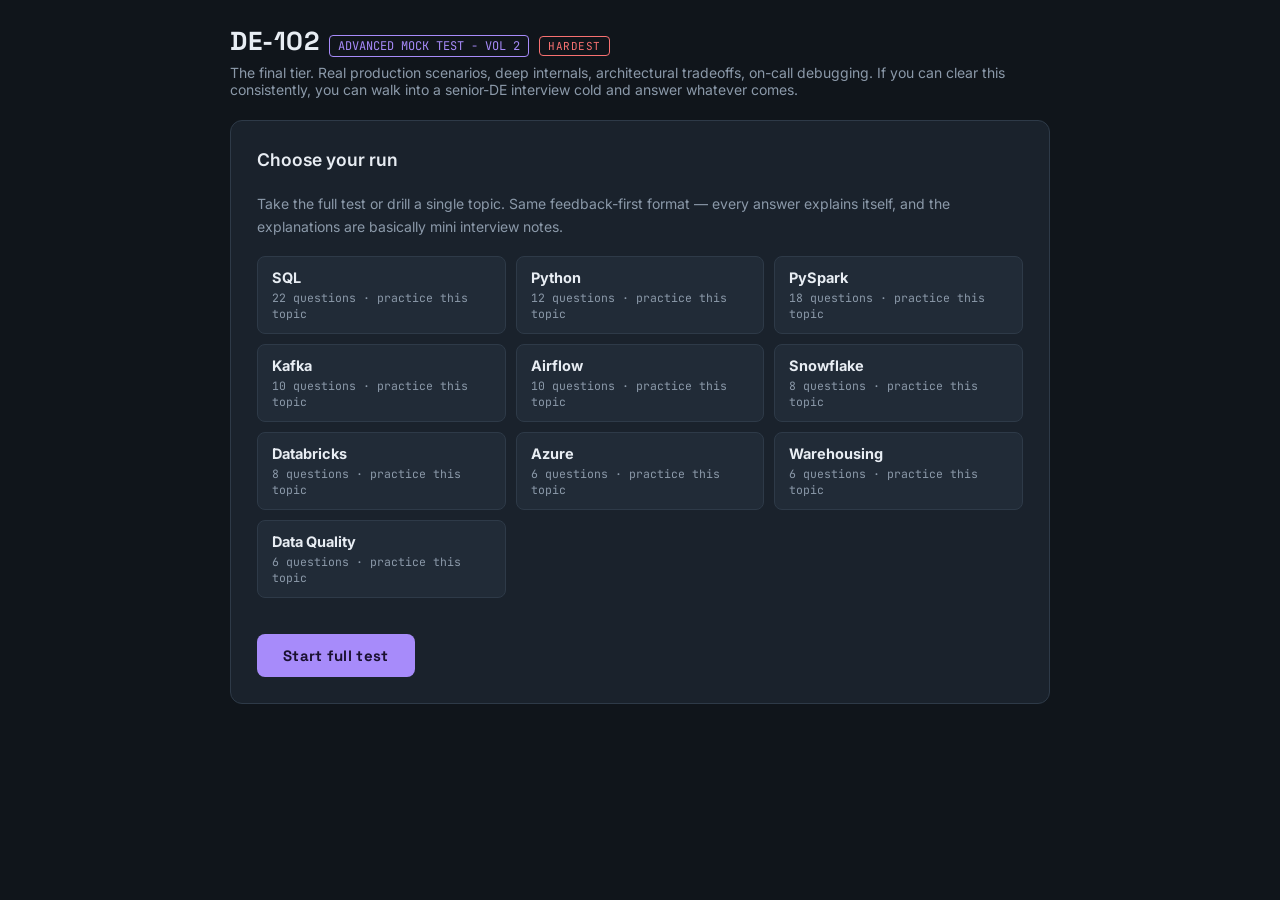
<file: tests/DE-102_Mock_Test.html>
<!DOCTYPE html>
<html lang="en">
<head>
<meta charset="UTF-8">
<meta name="viewport" content="width=device-width, initial-scale=1.0">
<title>DE-102 | Advanced Data Engineering Mock Test - Vol 2</title>
<link rel="preconnect" href="https://fonts.googleapis.com">
<link href="https://fonts.googleapis.com/css2?family=Space+Grotesk:wght@500;700&family=Inter:wght@400;500;600&family=JetBrains+Mono:wght@400;600&display=swap" rel="stylesheet">
<style>
  :root{
    --bg:#10151b;
    --panel:#1a222c;
    --panel2:#212b37;
    --line:#2e3a48;
    --text:#e8edf3;
    --muted:#8b99a9;
    --amber:#f5a524;
    --amber-dim:#3a2e14;
    --green:#4ade80;
    --green-dim:#12301e;
    --red:#f87171;
    --red-dim:#3a1a1a;
    --blue:#60a5fa;
    --purple:#a78bfa;
    --purple-dim:#2a1f47;
  }
  *{box-sizing:border-box;margin:0;padding:0}
  body{
    background:var(--bg);
    color:var(--text);
    font-family:'Inter',system-ui,sans-serif;
    min-height:100vh;
    padding:24px 16px 64px;
  }
  .wrap{max-width:820px;margin:0 auto}
  .brand{display:flex;align-items:baseline;gap:10px;margin-bottom:6px;flex-wrap:wrap}
  .brand h1{font-family:'Space Grotesk',sans-serif;font-size:26px;letter-spacing:.5px}
  .brand .tag{font-family:'JetBrains Mono',monospace;font-size:12px;color:var(--purple);border:1px solid var(--purple);border-radius:4px;padding:2px 8px}
  .brand .level{font-family:'JetBrains Mono',monospace;font-size:11px;color:var(--red);border:1px solid var(--red);border-radius:4px;padding:2px 8px;letter-spacing:.5px}
  .sub{color:var(--muted);font-size:14px;margin-bottom:22px}
  .pipe{display:flex;gap:4px;margin:18px 0 6px;flex-wrap:wrap}
  .pipe span{flex:1;min-width:4px;height:8px;border-radius:2px;background:var(--panel2);transition:background .2s}
  .pipe span.ok{background:var(--green)}
  .pipe span.bad{background:var(--red)}
  .pipe span.cur{background:var(--purple)}
  .meter{display:flex;justify-content:space-between;font-family:'JetBrains Mono',monospace;font-size:12px;color:var(--muted);margin-bottom:18px}
  .meter b{color:var(--text)}
  .card{background:var(--panel);border:1px solid var(--line);border-radius:12px;padding:26px;margin-bottom:16px}
  .chip{display:inline-block;font-family:'JetBrains Mono',monospace;font-size:11.5px;color:var(--purple);background:var(--purple-dim);border-radius:4px;padding:3px 9px;margin-bottom:14px;letter-spacing:.4px}
  .qnum{font-family:'JetBrains Mono',monospace;color:var(--muted);font-size:12px;float:right}
  .qtext{font-size:17.5px;font-weight:600;line-height:1.5;margin-bottom:20px}
  .qtext code, .opt code, .expl code, .qtext pre, .expl pre{font-family:'JetBrains Mono',monospace;font-size:.92em;background:var(--panel2);padding:1px 5px;border-radius:4px;color:var(--blue)}
  .qtext pre, .expl pre{display:block;padding:10px 12px;margin:8px 0;white-space:pre-wrap;line-height:1.5;color:#cfd8e2}
  .opt{display:block;width:100%;text-align:left;background:var(--panel2);border:1px solid var(--line);border-radius:8px;color:var(--text);font-family:'Inter',sans-serif;font-size:15px;line-height:1.45;padding:13px 16px;margin-bottom:10px;cursor:pointer;transition:border-color .15s, background .15s}
  .opt:hover:not(:disabled){border-color:var(--purple)}
  .opt:focus-visible{outline:2px solid var(--purple);outline-offset:2px}
  .opt:disabled{cursor:default;opacity:.85}
  .opt .k{font-family:'JetBrains Mono',monospace;color:var(--muted);margin-right:10px;font-size:13px}
  .opt.correct{background:var(--green-dim);border-color:var(--green);opacity:1}
  .opt.correct .k{color:var(--green)}
  .opt.wrong{background:var(--red-dim);border-color:var(--red);opacity:1}
  .opt.wrong .k{color:var(--red)}
  .expl{border-left:3px solid var(--purple);background:var(--panel2);border-radius:0 8px 8px 0;padding:14px 16px;margin-top:16px;font-size:14.5px;line-height:1.6;color:#cfd8e2;display:none}
  .expl b.v{font-family:'JetBrains Mono',monospace;font-size:12.5px;letter-spacing:.5px;display:block;margin-bottom:6px}
  .expl.show{display:block;animation:fade .25s ease}
  @keyframes fade{from{opacity:0;transform:translateY(4px)}to{opacity:1;transform:none}}
  .btn{font-family:'Space Grotesk',sans-serif;font-size:15px;font-weight:700;letter-spacing:.3px;background:var(--purple);color:#1a1030;border:none;border-radius:8px;padding:12px 26px;cursor:pointer;margin-top:18px}
  .btn:hover{filter:brightness(1.12)}
  .btn.ghost{background:transparent;color:var(--purple);border:1px solid var(--purple)}
  .hidden{display:none}
  .catgrid{display:grid;grid-template-columns:repeat(auto-fill,minmax(220px,1fr));gap:10px;margin:18px 0}
  .catbtn{text-align:left;background:var(--panel2);border:1px solid var(--line);border-radius:8px;color:var(--text);padding:12px 14px;cursor:pointer;font-family:'Inter',sans-serif}
  .catbtn:hover{border-color:var(--purple)}
  .catbtn b{display:block;font-size:14.5px;margin-bottom:3px}
  .catbtn span{font-family:'JetBrains Mono',monospace;font-size:11.5px;color:var(--muted)}
  .score-big{font-family:'Space Grotesk',sans-serif;font-size:52px;font-weight:700;line-height:1}
  .score-big small{font-size:20px;color:var(--muted)}
  .verdict{color:var(--purple);font-size:16px;margin:10px 0 22px}
  table{width:100%;border-collapse:collapse;font-size:14px;margin-bottom:8px}
  th,td{text-align:left;padding:9px 10px;border-bottom:1px solid var(--line)}
  th{font-family:'JetBrains Mono',monospace;font-size:11.5px;color:var(--muted);letter-spacing:.5px;text-transform:uppercase}
  td.num{font-family:'JetBrains Mono',monospace}
  .bar{height:6px;border-radius:3px;background:var(--panel2);overflow:hidden;min-width:90px}
  .bar i{display:block;height:100%;background:var(--green)}
  .bar i.mid{background:var(--amber)}
  .bar i.low{background:var(--red)}
  .review-item{border:1px solid var(--line);border-radius:8px;padding:14px 16px;margin-bottom:10px;background:var(--panel2);font-size:14px;line-height:1.55}
  .review-item .rq{font-weight:600;margin-bottom:6px}
  .review-item .ra{color:var(--red)}
  .review-item .rc{color:var(--green)}
  .review-item .re{color:var(--muted);margin-top:6px}
  h2.sec{font-family:'Space Grotesk',sans-serif;font-size:18px;margin:26px 0 12px}
  @media (max-width:520px){.qtext{font-size:16px}.card{padding:18px}.pipe span{height:6px}}
  @media (prefers-reduced-motion: reduce){.expl.show{animation:none}}
</style>
</head>
<body>
<div class="wrap">
  <div class="brand">
    <h1>DE&#8209;102</h1>
    <span class="tag">ADVANCED MOCK TEST - VOL 2</span>
    <span class="level">HARDEST</span>
  </div>
  <p class="sub">The final tier. Real production scenarios, deep internals, architectural tradeoffs, on-call debugging. If you can clear this consistently, you can walk into a senior-DE interview cold and answer whatever comes.</p>

  <div id="start" class="card">
    <div class="qtext">Choose your run</div>
    <p style="color:var(--muted);font-size:14px;line-height:1.6">Take the full test or drill a single topic. Same feedback-first format &mdash; every answer explains itself, and the explanations are basically mini interview notes.</p>
    <div class="catgrid" id="catgrid"></div>
    <button class="btn" id="startFull">Start full test</button>
  </div>

  <div id="quiz" class="hidden">
    <div class="pipe" id="pipe"></div>
    <div class="meter">
      <span>Q <b id="mq">1</b> / <b id="mt">100</b></span>
      <span style="color:var(--green)">&#10003; <b id="mok">0</b></span>
      <span style="color:var(--red)">&#10007; <b id="mbad">0</b></span>
      <span>Accuracy <b id="macc">&ndash;</b></span>
    </div>
    <div class="card">
      <span class="qnum" id="qnum"></span>
      <span class="chip" id="qcat"></span>
      <div class="qtext" id="qtext"></div>
      <div id="opts"></div>
      <div class="expl" id="expl"></div>
      <button class="btn hidden" id="nextBtn">Next question &rarr;</button>
    </div>
    <button class="btn ghost" id="quitBtn" style="margin-top:0">End test &amp; see results</button>
  </div>

  <div id="result" class="hidden">
    <div class="card">
      <div class="score-big"><span id="finalScore">0</span><small> / <span id="finalTotal">100</span></small></div>
      <div class="verdict" id="verdict"></div>
      <h2 class="sec">Topic breakdown</h2>
      <table id="breakdown"><thead><tr><th>Topic</th><th>Score</th><th>Strength</th></tr></thead><tbody></tbody></table>
      <h2 class="sec" id="reviewHead">Review your misses</h2>
      <div id="review"></div>
      <button class="btn" id="retryBtn">Take it again</button>
      <button class="btn ghost" id="retryWrong" style="margin-left:10px">Retry only my wrong answers</button>
    </div>
  </div>
</div>
<script>
const QUESTIONS = [
// ---------------- SQL (22) ----------------
{c:"SQL",q:"You want <code>SUM(amount)</code> per user for only rows where <code>status='paid'</code>, but the SELECT must also return the total transaction count regardless of status. Correct pattern?",o:["Two separate queries then JOIN","Conditional aggregation: SUM(CASE WHEN status='paid' THEN amount END) AS paid_sum, COUNT(*) AS all_count","GROUP BY status","HAVING status='paid'"],a:1,e:"Different filter conditions per aggregate = conditional aggregation with CASE inside the aggregate. Filtering the whole query with WHERE would corrupt COUNT(*). Some dialects also support the FILTER (WHERE ...) clause: SUM(amount) FILTER (WHERE status='paid')."},
{c:"SQL",q:"Query: <pre>SELECT user_id\nFROM orders o1\nWHERE (SELECT COUNT(*) FROM orders o2\n       WHERE o2.user_id = o1.user_id AND o2.ts &lt; o1.ts) &lt; 3;</pre>What does this return?",o:["Users with fewer than 3 orders total","The first 3 orders per user (order rank &lt; 3 → rows where at most 2 predecessors exist)","Users with exactly 3 orders","All users"],a:1,e:"The correlated subquery counts predecessors of the current row for the same user. Rows where predecessors &lt; 3 are the first three orders (ranks 0,1,2). This is a pre-window-function way to write ROW_NUMBER()&lt;=3 — slow but classic."},
{c:"SQL",q:"An INDEX SEEK on a B-tree costs approximately:",o:["O(n)","O(log n) — depth of the tree","O(1)","O(n log n)"],a:1,e:"B-trees are typically 3-5 levels deep even for billion-row tables. Each level is a disk page. That's why a single indexed lookup on a huge table is fast, and why compound leftmost-prefix rules matter — they determine whether the seek is possible."},
{c:"SQL",q:"You see a query plan with 'Sort (Warning: sort spills to disk)'. The bottleneck is:",o:["CPU","memory_grant insufficient for the sort operation — data spilled to tempdb; fix with more memory, an index that provides ORDER, or reducing sort volume","Network","GC"],a:1,e:"Sorts want to fit in memory. When they don't, engines spill sorted runs to disk and merge them — orders of magnitude slower. Fixes: index-order the sort key (index removes the sort), reduce rows before sorting (WHERE early), or grant more memory."},
{c:"SQL",q:"A LEFT JOIN with a WHERE clause on the RIGHT table's columns (not IS NULL) effectively:",o:["Preserves left outer join semantics","Becomes an INNER JOIN because unmatched rows have NULL on the right, and a non-null equality predicate on the right filters them out","Errors","Duplicates rows"],a:1,e:"WHERE right.col = 'X' eliminates NULL right-side rows produced by unmatched left rows — the same effect as INNER JOIN. Push right-table filters into the ON clause to preserve LEFT JOIN semantics."},
{c:"SQL",q:"The 'MERGE JOIN' physical operator requires:",o:["Nothing","Both inputs sorted on the join key (or an index providing sort order); good for large sorted inputs and range joins","Small right side","Hash function"],a:1,e:"Merge join is a two-pointer walk — cheap in CPU but demands sorted input. If both sides are already sorted (indexed or pre-shuffled), merge join is near-optimal. Otherwise the sort cost may dominate and hash join wins."},
{c:"SQL",q:"A recursive CTE without a valid base case will:",o:["Return NULL","Loop until the engine's recursion depth limit is hit (or infinite spin), then error or slow massively","Run once","Return the base row"],a:1,e:"Recursive CTEs need a UNION ALL of an anchor (base case) and a recursive step that eventually returns no new rows. Bad recursion (self-referential without termination) hits MAX RECURSION limits (100 default in SQL Server) or explodes memory."},
{c:"SQL",q:"To find the last order per customer without a window function, which works?",o:["MAX(ts) GROUP BY customer_id + JOIN back to orders on (customer_id, ts)","SELECT DISTINCT customer_id","LIMIT 1","MIN(order_id)"],a:0,e:"Classic pre-window pattern: get MAX(ts) per customer in a subquery, then join back to fetch the full row for that timestamp. Watch for ties (two orders at the same ts) — you may need a tiebreaker like MAX(order_id)."},
{c:"SQL",q:"In an <code>OVER (PARTITION BY x ORDER BY y RANGE BETWEEN INTERVAL '7' DAY PRECEDING AND CURRENT ROW)</code>, RANGE differs from ROWS how?",o:["Same thing","RANGE is value-based (all rows within 7 days of the current row's y value); ROWS is positional (the previous N rows regardless of gaps)","RANGE is faster","RANGE requires numeric"],a:1,e:"For time-series with irregular gaps, RANGE with an INTERVAL gives correct time-windowed aggregates. ROWS 6 PRECEDING assumes evenly-spaced data. Also: RANGE with default frame extends to all peer rows sharing the current row's ORDER BY value."},
{c:"SQL",q:"You need a query that runs 'as of a specific timestamp' against snapshotted data. Which pattern?",o:["Regular JOIN","Point-in-time (temporal) JOIN: WHERE dim.effective_from &lt;= event_ts AND (dim.effective_to &gt; event_ts OR is_current)","LATEST JOIN","Snapshot table"],a:1,e:"Fact rows carry event_ts; dimension is SCD2 with effective ranges. The temporal predicate picks the version of the dimension that was current at each event's time. Foundation for reproducible historical reporting."},
{c:"SQL",q:"For a query on billions of rows, the optimizer chooses a nested-loop join with a table-scan on the outer input. Likely reason?",o:["Random choice","Cardinality mis-estimate — optimizer thought the outer input was tiny; check statistics and estimated vs actual rows in the plan","Better than hash","No indexes"],a:1,e:"Nested loops are fine when the outer is small and the inner has an index. When outer is huge and the optimizer thought it was small, you get catastrophic nested lookups. UPDATE STATISTICS, add missing indexes, or hint the join type."},
{c:"SQL",q:"Deadlock scenario: TxA locks tableX then tries to lock tableY. TxB locks tableY then tries to lock tableX. The DB engine will:",o:["Wait forever","Detect the cycle in its wait-for graph and abort one (the 'victim') to break the deadlock; the app receives an error and should retry","Merge transactions","Crash"],a:1,e:"Deadlock detection is periodic (e.g., every 1-5 seconds). One transaction is rolled back — usually the one with the smallest log write or by policy. App-level: catch deadlock errors and retry the whole transaction."},
{c:"SQL",q:"You need row-level updates on a Snowflake/BigQuery/Databricks-style analytical table with MERGE. What's the KEY caveat?",o:["Nothing special","MERGE INTO in columnar/analytical engines rewrites entire files/partitions for changes — high write amplification; batch changes and design for it","Faster than OLTP","Row-level free"],a:1,e:"Analytical stores are optimized for reads on immutable files. A single row update rewrites the whole file (Delta, Iceberg, Snowflake micro-partition). Batch updates, minimize touched files (partition alignment), or use CDC-style append + view."},
{c:"SQL",q:"<code>SELECT COUNT(*)</code> vs <code>SELECT COUNT(id)</code> where id is the PK — do they differ in performance?",o:["COUNT(*) is always slower","In most engines they're the same for a PK, but COUNT(1)/COUNT(*) skip fetching column data while COUNT(nullable_col) must check nulls; internally often identical for PK","COUNT(1) is a hack","Always different"],a:1,e:"Modern optimizers treat COUNT(*), COUNT(1), and COUNT(pk) the same — none must fetch column data since the PK is NOT NULL. COUNT(nullable) is the only true different case. The COUNT(1) 'trick' is a myth."},
{c:"SQL",q:"You want to update a row and see the previous value in one atomic statement. In Postgres this is:",o:["Two queries","UPDATE ... SET col = new WHERE ... RETURNING old.col, new.col — via the RETURNING clause (also OUTPUT in T-SQL)","Trigger","Impossible"],a:1,e:"RETURNING (Postgres/Snowflake), OUTPUT (SQL Server), and similar clauses in Oracle expose the mutated rows atomically. Great for CDC and audit patterns without extra reads."},
{c:"SQL",q:"A dashboard query filters 'last 90 days' but the WHERE uses <code>CAST(ts AS DATE) &gt;= CURRENT_DATE - 90</code>. Performance issue?",o:["None","Wrapping ts in CAST makes it non-SARGable; the optimizer can't use an index on ts. Rewrite: WHERE ts &gt;= CURRENT_DATE - INTERVAL '90 day'","CAST is required","Result is wrong"],a:1,e:"Non-SARGable predicates force scans. Rewriting to keep the column bare on one side lets the optimizer use a range seek. This is the number-one 'why is my dashboard slow' answer in real teams."},
{c:"SQL",q:"In Postgres, <code>SELECT ... FOR UPDATE SKIP LOCKED</code> is used to:",o:["Skip transactions","Implement queue-like semantics: multiple workers concurrently claim different rows without blocking each other","Bypass ACID","Delete rows"],a:1,e:"FOR UPDATE takes row locks. SKIP LOCKED lets each worker claim available rows and move on if a row is already claimed — classic 'work queue in a table' pattern without external queue infrastructure."},
{c:"SQL",q:"A window function <code>PARTITION BY user_id ORDER BY ts</code> over 1B rows is slow. Best mitigation:",o:["Add more columns","Ensure a supporting index (user_id, ts); optimizer can then avoid re-sorting; also consider filtering to a narrower window first","Use GROUP BY","Reduce columns"],a:1,e:"Window functions cost = partitioning + sorting within partitions. An index matching (partition-by, order-by) can serve rows already grouped and sorted, letting some engines skip the sort. Filtering earlier (WHERE ts &gt; ...) shrinks the work."},
{c:"SQL",q:"<code>SELECT * FROM t WHERE lower(email) = 'x@y.com'</code> is slow. Best fix on Postgres:",o:["Nothing","Create a functional index: CREATE INDEX ON t (lower(email))","Add composite index","Use LIKE"],a:1,e:"Postgres supports expression/functional indexes. Indexing lower(email) makes the lookup use the index directly. Alternative: store email in canonical case on insert and index the raw column."},
{c:"SQL",q:"A <code>WITH RECURSIVE</code> anchor + recursive step joins to itself. When does the recursion STOP?",o:["Manually","When the recursive step returns an empty set — the working table becomes empty and the CTE finishes","After 100 rows","Never"],a:1,e:"Each iteration feeds the previous iteration's output back in. When the recursive query produces no new rows, iteration ends. Bad joins that always produce rows create infinite recursion (bounded only by engine limits/memory)."},
{c:"SQL",q:"For time-series data with billions of rows, the standard warehouse pattern is:",o:["Single table","Partition by event date (or partition column matching most-common filter), cluster by high-cardinality secondary filter, optimize for scan-and-prune","Index everything","No design"],a:1,e:"Partitioning aligns with the primary filter (usually time) so pruning is effective. Clustering/Z-ORDER within partitions helps secondary filters. Small tables + broadcast joins finish it off. This is the modern lakehouse playbook."},
{c:"SQL",q:"You need 'exactly one row per user per day' with LATEST value. Which is idiomatic?",o:["MAX(ts) GROUP BY user, date + JOIN","QUALIFY ROW_NUMBER() OVER (PARTITION BY user, date ORDER BY ts DESC) = 1 (Snowflake/Databricks) — or subquery filter for other engines","DISTINCT ON","LIMIT 1"],a:1,e:"QUALIFY (Snowflake, Databricks, Teradata) filters window-function results without a subquery — the cleanest form. Postgres uses DISTINCT ON (user, date) ORDER BY user, date, ts DESC. Both beat the multi-step JOIN pattern for readability and often for performance."},

// ---------------- Python (12) ----------------
{c:"Python",q:"<pre>from concurrent.futures import ThreadPoolExecutor\ndef compute(x):\n    total = 0\n    for _ in range(10**7): total += 1\n    return total\nwith ThreadPoolExecutor(4) as ex:\n    list(ex.map(compute, range(4)))</pre>Expected speedup vs sequential on a 4-core machine?",o:["~4x","~1x (or worse) — CPU-bound work is bottlenecked by the GIL; use ProcessPoolExecutor instead","0.25x","Depends on GC"],a:1,e:"Threads share the GIL for Python bytecode. CPU-bound loops don't parallelize with threads. Switch to multiprocessing (ProcessPoolExecutor) or push work to native code (NumPy, Spark, Cython)."},
{c:"Python",q:"<pre>d = {'a':1,'b':2}\nfor k in list(d):\n    if d[k] &gt; 0: d[k*2] = d[k]\nprint(len(d))</pre>Why is <code>list(d)</code> important here?",o:["Cosmetic","Freezes the keys at loop start — mutating a dict while iterating it raises RuntimeError","Faster","Sorts keys"],a:1,e:"Iterating a dict directly is a live view. Any structural change (add/delete key) during iteration raises RuntimeError: dictionary changed size during iteration. list(d) snapshots the keys."},
{c:"Python",q:"<pre>class C:\n    __slots__ = ('a','b')\n    def __init__(self, a, b):\n        self.a, self.b = a, b\n\nc = C(1, 2)\nc.z = 3  # ?</pre>Result?",o:["Sets c.z = 3","AttributeError — __slots__ restricts allowed attributes and disables __dict__","Silent","Adds z as class attr"],a:1,e:"__slots__ replaces per-instance __dict__ with a fixed-slot layout. Saves memory dramatically for millions of small objects (common in DE). Trade-off: no dynamic attributes; harder to pickle/subclass without care."},
{c:"Python",q:"<pre>import time\ndef timer(fn):\n    def wrap(*a, **k):\n        t = time.time()\n        r = fn(*a, **k)\n        print(time.time()-t)\n        return r\n    return wrap\n\n@timer\ndef slow(): time.sleep(1)\nprint(slow.__name__)</pre>Output?",o:["'slow'","'wrap' — the decorator replaced slow's name; fix with @functools.wraps(fn)","Error","None"],a:1,e:"Decorators replace the function with the wrapper. Metadata (__name__, __doc__, signature) leaks through unless preserved. Always use functools.wraps in production decorators."},
{c:"Python",q:"<pre>a = [1,2,3]\nb = a\nc = a[:]\na.append(4)\nprint(b, c)</pre>Output?",o:["[1,2,3,4] [1,2,3,4]","[1,2,3,4] [1,2,3]","[1,2,3] [1,2,3]","[1,2,3,4] []"],a:1,e:"b = a is name binding (same object). c = a[:] is a shallow copy (new list, same-typed contents). Mutating a affects b (same object) but not c (independent list)."},
{c:"Python",q:"<pre>with open('a.txt') as f:\n    lines = f.readlines()\n# process(lines) 5 minutes later\nprint(f.closed)</pre>Result?",o:["False","True — 'with' closes on exit; f is closed after the block, even though we still hold a reference","Error","Depends on GC"],a:1,e:"The context manager guarantees f.close() at block exit. The variable f still exists (Python doesn't invalidate names) but the underlying file handle is closed. Any read on it now raises."},
{c:"Python",q:"<pre>def gen():\n    try:\n        yield 1\n        yield 2\n    finally:\n        print('cleanup')\n\ng = gen()\nnext(g)\ndel g</pre>Does 'cleanup' print?",o:["No","Yes — when the generator is garbage-collected, GeneratorExit is thrown in, running the finally block","Only on error","Only on completion"],a:1,e:"Generators support cleanup via try/finally. On close (explicit .close() or garbage collection), GeneratorExit is thrown at the current yield point, propagating through finally. Critical for resource management in streaming pipelines."},
{c:"Python",q:"For a data engineering script that fans out 1000 HTTP requests to different endpoints, best choice?",o:["Sequential requests","asyncio + aiohttp (event loop I/O concurrency) — cheaper than threads, non-blocking waits","Multiprocessing","Threads only"],a:1,e:"HTTP is I/O-bound; async/await lets one thread juggle thousands of concurrent waits with tiny per-connection overhead. Threads work too but with more memory per connection and the same GIL is fine since it's I/O."},
{c:"Python",q:"<pre>class Base:\n    def __init__(self): print('Base')\nclass A(Base):\n    def __init__(self): super().__init__(); print('A')\nclass B(Base):\n    def __init__(self): super().__init__(); print('B')\nclass C(A, B):\n    def __init__(self): super().__init__(); print('C')\nC()</pre>Print order?",o:["Base A B C","Base B A C — MRO for diamond inheritance is C→A→B→Base","C B A Base","Only C"],a:1,e:"Python's C3 linearization computes MRO as C → A → B → Base. super() in A calls the NEXT in MRO (B, not Base directly). Prints Base first (from B calling super().__init__), then B, A, C on the way back up."},
{c:"Python",q:"<pre>a = [1,2,3]\nb = {a: 'x'}</pre>What happens?",o:["Works fine","TypeError — lists are unhashable (they're mutable); dict keys must be hashable (immutable-hash contract)","Silent","AttributeError"],a:1,e:"Dict keys and set members must implement __hash__ and be immutable in the sense of hash stability. Use a tuple (1,2,3) as key; or freeze the list via tuple(a); or hash a frozenset for unordered."},
{c:"Python",q:"You need to process a 200 GB CSV in chunks with pandas. Which parameter enables chunked reading?",o:["nrows","chunksize=N returns an iterator of N-row DataFrames; iterate and process each chunk","header","dtype"],a:1,e:"pd.read_csv(path, chunksize=100000) yields DataFrames of 100k rows at a time — bounded memory. Use dtype hints and usecols to further trim per-chunk memory. For truly big data, prefer Spark/Polars."},
{c:"Python",q:"<pre>from typing import Optional\ndef f(x: int = None) -&gt; Optional[int]: return x\n</pre>Best practice concern with the signature?",o:["None","Default None + type int is misleading; should be Optional[int] or int | None with default None. Type checkers (mypy) will flag it.","Runs fine so it's fine","Return type is wrong"],a:1,e:"The signature says x: int but allows None as default — inconsistent with the declared type. Correct: x: Optional[int] = None (or x: int | None = None in Python 3.10+). Signals intent clearly and satisfies static type checkers."},

// ---------------- PySpark (18) ----------------
{c:"PySpark",q:"A Spark job reads 1000 small (1 MB) files and takes 20 minutes just to start. What is happening?",o:["Cluster is small","Small-file problem — file listing + per-file overhead dominate; compact upstream, use Delta OPTIMIZE, or read via a manifest / recursive listing tuned for many files","Bad Python","Network"],a:1,e:"The 'small files' problem: metadata overhead per file dwarfs actual read time. Fixes: compact upstream to 128-256 MB files, use OPTIMIZE on Delta, or move to Auto Loader with notification mode."},
{c:"PySpark",q:"You see <code>Executor lost due to OOM</code> during a stage with a large shuffle. Best first tuning step?",o:["Add executors","Increase executor memory, reduce spark.sql.shuffle.partitions per partition size, or reduce cache footprint; also check for skew","Restart","Change scheduler"],a:1,e:"Executor OOM during shuffle usually means (a) partitions too large, (b) not enough executor memory for shuffle buffers, or (c) skew causing one task to blow up. Diagnose with Spark UI's stage details before blindly increasing memory."},
{c:"PySpark",q:"<code>df.write.format('delta').mode('overwrite').option('overwriteSchema','true').save(path)</code> is dangerous because:",o:["It's slow","overwriteSchema replaces schema — any drop/type-change is silent; can break downstream and lose column-level history in the log","Nothing","It fails"],a:1,e:"overwriteSchema is a big hammer. Use only for intentional schema resets. Prefer mergeSchema=true for additive evolution, and version the pipeline so schema changes are code-reviewed and traceable."},
{c:"PySpark",q:"You want to write to Delta with idempotency so replaying the same batch doesn't duplicate. Best pattern?",o:["Add a timestamp column","MERGE INTO target USING batch ON matching_keys WHEN NOT MATCHED THEN INSERT — inserts only new rows; retries are safe","INSERT OVERWRITE","Append with dedup"],a:1,e:"MERGE with WHEN NOT MATCHED provides append-idempotency. For streaming, use foreachBatch + MERGE, plus a stable batch_id or watermark. Prevents duplicates on retries and out-of-order events."},
{c:"PySpark",q:"<code>df.groupBy('a').agg(collect_list('b'))</code> on 100M rows fails with OOM. Cause?",o:["Small cluster","collect_list gathers ALL values per group into a single row's array — a hot key can explode; use grouped counts or approximate aggregations instead","Bad Python","Serialization"],a:1,e:"collect_list is O(N) per group in memory. One super-key (bot users, null keys) explodes into a giant array. Alternatives: sample, use approximate distinct, materialize the array to storage per group, or salt-and-reduce."},
{c:"PySpark",q:"<code>df.repartition(200)</code> followed by <code>df.write.parquet(path)</code> produces how many output files?",o:["1","~200 (one per partition, per write task)","Random","Depends on schema"],a:1,e:"Each partition produces one output file per writer. If you want fewer/larger files, coalesce before writing (with awareness that coalesce is narrow — no rebalance), or use write.option('maxRecordsPerFile', N) for finer control."},
{c:"PySpark",q:"AQE's dynamic switch to broadcast join happens when:",o:["Never","Runtime statistics show a joined side is small enough (below spark.sql.adaptive.autoBroadcastJoinThreshold, default 30 MB) even if the planner initially chose sort-merge","On error","Manually only"],a:1,e:"Static broadcast threshold uses estimates. AQE observes actual runtime size after the first stage completes and can flip a sort-merge join into a broadcast — one of AQE's most impactful features."},
{c:"PySpark",q:"You call <code>df.count()</code> on a cached DataFrame, then again on the same df. Second call:",o:["Same as first","Faster — the cached DataFrame is materialized; second count runs against cached blocks without recomputing lineage","Slower","Errors"],a:1,e:"First action materializes and caches. Subsequent actions on the same cached DF hit memory (or spilled disk) instead of re-executing. Verify with Storage tab in Spark UI — visible 'Cached' RDDs with hit stats."},
{c:"PySpark",q:"Structured Streaming with <code>outputMode('complete')</code> requires:",o:["No requirements","An aggregation in the query — 'complete' outputs the ENTIRE result table each trigger; only sensible for aggregations","Delta output","Kafka source"],a:1,e:"Complete mode dumps the whole aggregate state each trigger. Append mode outputs only new rows (no aggregation over unbounded input without watermark). Update mode outputs changed aggregates."},
{c:"PySpark",q:"You need EXACTLY-ONCE writes from Structured Streaming to a JDBC sink. Standard approach?",o:["Trust the sink","foreachBatch + transactional upsert keyed by batch_id, checkpointing enabled; Spark ensures each batch runs at least once but the batch's own idempotence delivers exactly-once semantically","Nothing possible","At-most-once"],a:1,e:"Spark's checkpointing guarantees at-least-once per batch. Combine with idempotent writes (upsert by primary key + batch_id), and duplicate batches after failure produce no net change. This is the standard EOS-to-external-sink recipe."},
{c:"PySpark",q:"You see <code>Skewed partition detected</code> in Spark logs. AQE's response is:",o:["Nothing","Splits the skewed partition into smaller sub-partitions and replicates the matching partition on the other side of the join","Kills the job","Adds executors"],a:1,e:"AQE skew join handling detects partitions above a threshold, splits them into smaller ranges, and duplicates the matching partition from the other side so each sub-task has bounded work. Massive speedup for skew-heavy joins."},
{c:"PySpark",q:"For a Spark job writing to S3, you observe long commit times at the end. Root cause?",o:["Slow S3","Default FileOutputCommitter v1/v2 has slow rename semantics on eventually-consistent object stores; use S3A committers, DBIO commit, or Delta which sidesteps rename","Slow write","Bad code"],a:1,e:"HDFS-style commit protocols do a rename at the end. S3 renames are copy+delete — O(files). Use magic/directory committers, S3A optimized committer, or Delta/Iceberg which use a metadata log and skip rename entirely."},
{c:"PySpark",q:"<code>spark.sql.files.maxPartitionBytes</code> (default 128 MB) controls:",o:["Executor size","Target size of each read task's slice of file data (splits files or bundles small files up to this size)","Shuffle","Write size"],a:1,e:"Larger value = fewer bigger tasks (better for scan-heavy jobs, more risk of long tails); smaller = more tasks (better parallelism, more overhead). Tune with cluster size and file layout in mind."},
{c:"PySpark",q:"Spark's Tungsten engine primarily provides:",o:["A UI","Off-heap memory management, whole-stage code generation (WSCG), and cache-aware processing — all delivering large speedups over RDD's Python-object-per-row model","Networking","Job scheduling"],a:1,e:"Tungsten + Catalyst are why DataFrames wildly outperform RDDs on the same logic. WSCG fuses many operators into one loop of generated Java bytecode; off-heap storage bypasses JVM GC pressure."},
{c:"PySpark",q:"You have two 1 TB tables to join on user_id. Neither fits in memory for broadcast. Best strategy?",o:["Broadcast anyway","Sort-merge join with matching pre-shuffled partitioning (bucket by user_id on both) to skip the shuffle; otherwise let AQE tune and handle skew at runtime","Nested loop","Cross join"],a:1,e:"For big-big joins, sort-merge is standard. Bucketing by the join key on both sides pre-shuffles the data on write, making downstream joins skip the shuffle entirely — biggest tuning win when queries repeat on stable keys."},
{c:"PySpark",q:"<code>df.write.mode('append').saveAsTable('t')</code> vs <code>df.write.mode('append').insertInto('t')</code> — key difference?",o:["Same thing","saveAsTable uses DataFrame's schema (may mismatch); insertInto strictly matches target table's schema by position — safer for existing tables","Different speeds","Different formats"],a:1,e:"saveAsTable can rewrite/mismatch schema silently, especially with column reorder. insertInto is strict positional — fewer surprises for existing tables. Prefer insertInto (or Delta MERGE) for production appends."},
{c:"PySpark",q:"Spark's driver has 4 GB memory. You call <code>df.toPandas()</code> on a 20 GB DataFrame. Result?",o:["Slow but works","Driver OOM — toPandas() collects everything to the driver JVM then converts. For big data use .write, sampling, or Arrow-optimized collection","Runs fine","Warning only"],a:1,e:"toPandas is essentially collect() + type conversion. It only makes sense for small results. Enable spark.sql.execution.arrow.pyspark.enabled=true for faster smaller conversions, but the size limit is still the driver."},
{c:"PySpark",q:"Structured Streaming state store grows unbounded. Root cause?",o:["Bad code","No watermark on an aggregation or join over event time — Spark keeps state forever waiting for late data","Full disk","Wrong version"],a:1,e:"Event-time aggregations must define a watermark so state older than (max_event_time - watermark) can be evicted. Without it, state accumulates until OOM. withWatermark('event_ts', '1 hour') is the fix."},

// ---------------- Kafka (10) ----------------
{c:"Kafka",q:"You want Kafka to guarantee AT MOST N messages between commit and processing (bounded lag). Configure:",o:["Impossible","max.poll.records + fetch.min.bytes + a polling loop with manual commits per successful batch","auto.commit=true","enable.idempotence"],a:1,e:"The consumer poll loop pulls up to max.poll.records per call. Commit after each successful batch bounds worst-case reprocessing to that many records on crash. Combine with max.poll.interval.ms tuning so slow processing doesn't trigger a rebalance."},
{c:"Kafka",q:"Producer sends batch, no ack in delivery.timeout.ms. If idempotence is OFF and retries are enabled:",o:["Never duplicates","May produce DUPLICATE messages — network retry can commit the same batch twice; enable.idempotence=true prevents this","Kills producer","At-most-once"],a:1,e:"Without idempotence, retries after ambiguous ack states double-write. Idempotent producer tags each batch with a producer ID + sequence number; broker deduplicates. It's a free-ish safety net — turn it on."},
{c:"Kafka",q:"You compact a topic. A tombstone (null value) for key K is written. When is the tombstone itself deleted?",o:["Immediately","After delete.retention.ms — gives consumers time to see the deletion event before it's compacted away","Never","At next segment roll"],a:1,e:"Default delete.retention.ms is 24h. Long enough for consumers to observe the deletion; then compaction removes the tombstone. If a consumer resumes after longer than this, it won't see the delete event — plan retention around consumer SLAs."},
{c:"Kafka",q:"You add 5 more partitions to a topic. Consequences for existing consumers?",o:["None","A rebalance is triggered; NEW partitions receive future messages, and existing key-to-partition mappings for those keys will change → per-key ordering can break across the old/new boundary","Old data moves","Consumer group hangs"],a:1,e:"Partition count increases change hash(key) % partitions for future writes. Old data stays put. Downstream systems relying on per-key ordering may see out-of-order events during the transition. Plan carefully; consider re-keying or a new topic."},
{c:"Kafka",q:"A Kafka Streams application's changelog topic exists to:",o:["Log errors","Persist internal state (KTable/aggregation stores) as a compacted topic, so recovery can rebuild state from Kafka after failure","Debug","Buffer"],a:1,e:"Changelog topics are log-compacted mirrors of the local RocksDB state store. On restart, Streams reads the changelog to reconstruct state — no separate database needed. That's the foundation of fault tolerance in Streams."},
{c:"Kafka",q:"A consumer with <code>isolation.level=read_committed</code>:",o:["Reads every message","Reads only committed transactional messages; skips aborted ones and buffers uncommitted ones until commit/abort","Reads from one broker","Blocks writes"],a:1,e:"Required for exactly-once semantics on the consumer side. Trade-off: latency — the LSO (Last Stable Offset) may trail the LEO if there are long-running transactions. Non-transactional messages are still consumed normally."},
{c:"Kafka",q:"Consumer group rebalance takes 30 seconds and disrupts processing. Standard mitigation?",o:["Restart","Cooperative rebalancing (CooperativeStickyAssignor) + static membership (group.instance.id) — most partitions stay assigned; only affected ones move","Bigger cluster","Fewer partitions"],a:1,e:"Eager rebalancing revokes ALL partitions from ALL consumers, then reassigns. Cooperative only reassigns affected partitions (much less disruption). Static membership avoids rebalances on transient consumer restarts."},
{c:"Kafka",q:"Broker's ISR (in-sync replica) list drops a follower. Cause could be:",o:["Broker restart","Follower fell behind by more than replica.lag.time.max.ms (default 30s) — usually slow disk, network, or overloaded follower","Producer bug","Consumer lag"],a:1,e:"Followers must fetch within the lag window to stay in-sync. Slow followers get kicked from ISR; leader keeps serving. If min.insync.replicas is not met, acks=all writes fail — a signal to investigate the slow broker immediately."},
{c:"Kafka",q:"You need to preserve global order across a topic. What are you forced to give up?",o:["Nothing","Partitioning (parallelism) — global order means 1 partition, which caps throughput; alternative is per-key order via keyed partitioning","Replication","Retention"],a:1,e:"Kafka orders per partition only. Global order = 1 partition = 1 consumer worth of throughput. Most designs relax to per-key ordering (all events for user X in order), which Kafka does natively via key hashing."},
{c:"Kafka",q:"Kafka Connect vs writing a custom consumer/producer:",o:["Same","Kafka Connect provides declarative connectors with built-in offset management, retries, schemas (Avro/Schema Registry), and standardized error handling — less code, more consistent","Slower","No difference"],a:1,e:"Connect is the standard way to get data in/out of Kafka. Battle-tested source/sink connectors, offset tracking, DLQ handling, single-message transforms, and REST API for management. Reserve custom clients for logic Connect can't express."},

// ---------------- Airflow (10) ----------------
{c:"Airflow",q:"A DAG's tasks succeed individually but the DAG run is marked failed. Likely cause?",o:["Bug","A required task in a trigger_rule chain was upstream_failed/skipped, propagating failure; or DAG-level timeout / SLA fired","Random","Airflow bug"],a:1,e:"DAG state is derived from task states and trigger rules. A skipped/failed upstream can cascade if downstream doesn't tolerate it (trigger_rule='all_success' is default). Check dependencies and set trigger_rule='none_failed_min_one_success' or 'all_done' where appropriate."},
{c:"Airflow",q:"A task in the middle of a DAG needs to run only on the FIRST run of the month. Best implementation?",o:["Multiple DAGs","BranchPythonOperator inspecting logical_date.day == 1, skipping downstream if not the first; alternatively a ShortCircuitOperator","depends_on_past","Custom scheduler"],a:1,e:"Branch/ShortCircuit inspect the run's logical_date and skip or proceed. Cleaner than splitting DAGs. Use context['logical_date'] (or ds) inside a Python callable."},
{c:"Airflow",q:"You need a task to fetch data from an API that rate-limits at 60 req/min. Best Airflow pattern?",o:["Retry aggressively","Dynamic task mapping with a controlled pool: set pool='api_pool' with 1 slot; combine with retries and exponential backoff for rate-limit responses","Sequential DAG","Sleep in code"],a:1,e:"Airflow Pools limit concurrent tasks on a shared resource. Assign the API task to a pool with N slots = allowed parallelism. Then dynamic mapping fans out safely without exceeding the API's limit."},
{c:"Airflow",q:"You want to catch up a paused DAG for the last 30 days. Best command:",o:["airflow dags trigger","airflow dags backfill --start-date ... --end-date ... — replays each interval; ensure tasks are idempotent","Delete and recreate","Unpause"],a:1,e:"Backfill runs all missed intervals in order. Idempotence is essential (partition-overwrite, MERGE by keys) so re-running the same interval doesn't duplicate data. Watch for catchup=True which auto-backfills when unpausing."},
{c:"Airflow",q:"An Airflow DAG hits <code>max_active_runs=1</code>. Long-running interval delays subsequent intervals. Effect?",o:["Skipped","Queued — the next run waits for the current one to finish, causing lag; monitor the 'Landing Times' UI graph","Killed","Merged"],a:1,e:"With max_active_runs=1, runs are serialized. If a run overruns its interval, the next queues up. Watch landing times to detect drift. Increase parallelism only when tasks are truly independent — otherwise you get race conditions or duplicate work."},
{c:"Airflow",q:"You need to share credentials across many DAGs without hardcoding. Best pattern?",o:["Environment variables","Connections + Variables in the metadata DB (or ideally a Secrets Backend like AWS Secrets Manager / Azure Key Vault / HashiCorp Vault)","Files","XComs"],a:1,e:"Connections abstract endpoints; Variables store config values. Secrets backends externalize both to real vaults with rotation, audit, and RBAC. Never hardcode secrets in DAG code — it's committed to git and visible in logs."},
{c:"Airflow",q:"A DAG uses top-level import of pandas + heavy config parsing. Impact?",o:["None","Slow scheduler / DagBag parsing — top-level code runs on every parse cycle; move heavy work inside task callables","Faster runs","Nothing"],a:1,e:"Airflow re-parses every DAG file frequently (min_file_process_interval). Heavy imports/computation at module level cripple the scheduler. Rule: DAG files should be light; work goes inside operators/callables."},
{c:"Airflow",q:"For a DAG that must NOT skip failed intervals, use:",o:["catchup=False","catchup=True with depends_on_past=True on critical tasks — enforces sequential success across intervals","No catchup","Manual reruns"],a:1,e:"catchup=True fills missing intervals; depends_on_past ensures each interval waits for the prior interval's task to succeed. Combined, gives strict sequential replay. Common for cumulative aggregations that require contiguous data."},
{c:"Airflow",q:"You want to test a DAG's logic without waiting for the scheduler. Best CLI?",o:["airflow scheduler","airflow tasks test dag_id task_id logical_date — runs one task instance immediately, ignoring dependencies and not persisting state","airflow dags trigger","airflow db init"],a:1,e:"tasks test is your dev loop. Runs the task with the given logical_date and prints output — no state, no dependencies checked. Perfect for iterating on operator logic and templating."},
{c:"Airflow",q:"You want alerts on tasks running longer than expected. Best mechanism?",o:["Manual watch","SLAs on tasks (sla=timedelta(hours=1)) plus SLA miss callbacks / alerts via on_failure_callback / integrations with Slack/PagerDuty","Retries","Sensors"],a:1,e:"SLA misses are recorded and can trigger callbacks. In practice, teams often complement with data-observability tools (Monte Carlo, Datadog) for freshness alerts because Airflow SLA has known reliability issues in older versions."},

// ---------------- Snowflake (8) ----------------
{c:"Snowflake",q:"You have a 100 GB table with daily inserts. Queries filter <code>WHERE event_date = ?</code>. Current query scans everything. Fix?",o:["Add index","Add CLUSTER BY (event_date). Snowflake auto-re-clusters micro-partitions so queries filtering event_date scan only relevant partitions","VACUUM","Bigger warehouse"],a:1,e:"Snowflake has no user indexes. Clustering keys guide the auto-clustering service. Filter-column clustering enables micro-partition pruning — the primary performance lever on large tables in Snowflake."},
{c:"Snowflake",q:"You need to expose a subset of a table to a partner without letting them see other columns/rows. Best pattern?",o:["Give access","Secure View (or Row Access Policy + Masking Policy) — restricts columns/rows at query time; Data Sharing for external accounts","Copy table","Encryption"],a:1,e:"Secure views hide the underlying query definition and mask sensitive data. Row access policies apply conditional filters. Masking policies redact columns. For external accounts, use Data Sharing (Reader Accounts / Listings) — no data copy needed."},
{c:"Snowflake",q:"A Task fires but SELECT SYSTEM$STREAM_HAS_DATA('mystream') returns FALSE. What is happening?",o:["Task broken","No new changes since last consumption — the task is designed to be conditional on stream having data (WHEN clause) so nothing runs","Bug","Warehouse suspended"],a:1,e:"Tasks WHEN SYSTEM$STREAM_HAS_DATA(...) short-circuit when the stream is empty, saving compute. This is the standard streams+tasks CDC-pipeline idiom in Snowflake."},
{c:"Snowflake",q:"Snowflake's 'zero-copy clone' of a 10 TB table creates:",o:["A 10 TB copy","Metadata that references the same underlying storage; new storage is used only for divergent data (copy-on-write)","A snapshot","A view"],a:1,e:"Clones are instantaneous and near-free. Perfect for dev/test environments. Divergent writes create new micro-partitions; unchanged data is shared. Combine with time-travel-based clones for point-in-time restore."},
{c:"Snowflake",q:"You want fast query response for repeated identical dashboard queries. Best mechanism?",o:["Materialized views","Result cache — identical query text within 24h, no data change, returns instantly with no warehouse cost","Bigger warehouse","Preload"],a:1,e:"Result cache is FREE and cross-session. If the query text matches exactly and underlying data is unchanged, no warehouse compute is used. For queries with slight variations, materialized views or query acceleration service help."},
{c:"Snowflake",q:"Snowflake credits are consumed primarily by:",o:["Storage","Warehouse compute (per-second billing while running) + Serverless features (Snowpipe, Auto-Clustering, Query Acceleration) + Cloud Services (10% free tier)","Users","Roles"],a:1,e:"Storage is a separate line item and much cheaper. Compute (warehouses + serverless services) is the big cost lever. Auto-suspend on warehouses is the single biggest cost hygiene practice."},
{c:"Snowflake",q:"Your COPY INTO load has bad rows failing. To skip and continue:",o:["Ignore","ON_ERROR = 'CONTINUE' — skips bad rows and logs them, load succeeds for good rows; combine with VALIDATE() function to inspect failures","Delete file","Manual fix"],a:1,e:"ON_ERROR options: ABORT_STATEMENT (default), CONTINUE (skip), SKIP_FILE, SKIP_FILE_N%. VALIDATE() reports bad rows after the load. Match strictness to your data quality strategy."},
{c:"Snowflake",q:"A materialized view in Snowflake automatically refreshes:",o:["Manually only","In the background, incrementally — Snowflake tracks changes and updates the MV; you pay for the maintenance compute","Never","On query"],a:1,e:"Snowflake MVs are auto-maintained (unlike some DBs' manual refresh). Cost trade-off: MV maintenance credits + storage vs faster reads. Best for expensive aggregates that are queried often relative to base table churn."},

// ---------------- Databricks / Delta (8) ----------------
{c:"Databricks",q:"You OPTIMIZE a Delta table with Z-ORDER on user_id. Later queries filter on session_id (unrelated). Impact?",o:["Faster","Little to no benefit — Z-ORDER's data skipping helps only for the ordered columns; queries on other columns still scan","Slower","Same"],a:1,e:"Z-ORDER co-locates values of specified columns per file; file-level min/max stats then skip files for filters on those columns. Filters on other columns can't leverage the skip. Choose ZORDER columns to match top query filter patterns."},
{c:"Databricks",q:"A structured streaming query on Delta writes with <code>availableNow=True</code>. This trigger:",o:["Runs continuously","Consumes all currently available data in bounded micro-batches, then stops — 'streaming semantics for batch workloads'","Runs once","Errors"],a:1,e:"availableNow (Databricks 10.4+) replaces the older once=True for incremental workflows. Processes all currently pending files/records with checkpoint updates, then exits. Great for scheduled Auto Loader jobs."},
{c:"Databricks",q:"You need CDC output of your Delta table with row-level before/after. Enable:",o:["Nothing needed","delta.enableChangeDataFeed = true; then read via table_changes('t', start_version) — returns _change_type, _commit_version, _commit_timestamp, plus row values","VACUUM","OPTIMIZE"],a:1,e:"CDF gives per-row change history without hand-rolling it. Powers Delta Live Tables' STREAMING TABLE OF CHANGES pattern and downstream CDC consumers. Enable per-table via TBLPROPERTIES."},
{c:"Databricks",q:"You get <code>ConcurrentDeleteReadException</code> during a streaming read. Cause?",o:["Bug","A concurrent VACUUM or OPTIMIZE removed files the reader was tracking; increase retention or coordinate maintenance windows","Broken cluster","Wrong version"],a:1,e:"Streaming readers reference specific data files. VACUUM (or table replacement) removing them mid-read breaks the stream. Fix: keep the RETAIN window comfortably longer than max streaming lag, or pause streams during maintenance."},
{c:"Databricks",q:"You want to schedule <code>OPTIMIZE</code> on a hot Delta table. Best strategy?",o:["Nightly always","Predictive Optimization (managed) OR triggered by write volume — e.g., after N writes or file count exceeds threshold. Full-table OPTIMIZE nightly wastes compute on already-optimized files","Every hour","Never"],a:1,e:"Predictive Optimization automates this. Manual approach: trigger OPTIMIZE conditionally based on small-file count or via a metadata check. Blanket nightly OPTIMIZE rewrites even well-compacted files, burning credits."},
{c:"Databricks",q:"Databricks SQL Serverless vs Classic warehouses:",o:["Same","Serverless clusters spin up in seconds (managed by Databricks), reducing cold-start latency; Classic uses cloud-provider VMs with slower start","Both pay-per-query","Serverless is slower"],a:1,e:"Serverless SQL was purpose-built for BI concurrency and instant startup. Classic warehouses take minutes to launch on your cloud subscription. Cost per DBU differs by product — check pricing for your region."},
{c:"Databricks",q:"You have 100 small tasks in a Spark job producing 100 tiny output files. Fix at write time?",o:["Nothing","Coalesce/repartition before write, use maxRecordsPerFile, or on Delta let optimizeWrite handle it (auto compaction after write)","Just OPTIMIZE later","Ignore"],a:1,e:"Options: (1) coalesce(n) to reduce partitions pre-write; (2) delta.autoOptimize.optimizeWrite=true compacts inline; (3) delta.autoOptimize.autoCompact=true triggers auto-compaction after writes. Prevention beats cleanup."},
{c:"Databricks",q:"Photon engine (Databricks) primarily targets:",o:["Python jobs","C++ vectorized execution for SQL/DataFrame workloads on Databricks — significant speedups for scan-heavy analytical queries","Streaming only","ML"],a:1,e:"Photon is a native, vectorized query engine drop-in replacement for parts of the Spark execution layer, focused on analytical SQL/DataFrame workloads. Enable on the warehouse/cluster; not all operations are Photon-compatible but the gains are large where applicable."},

// ---------------- Azure (6) ----------------
{c:"Azure",q:"An ADF pipeline copies from ADLS to Synapse using PolyBase, but hits BULK LOAD errors on bad rows. Best config?",o:["Ignore","Set staging + rejectValue / rejectType in the Copy activity's PolyBase settings; bad rows redirect to a reject location for inspection","Slow retry","Manual"],a:1,e:"PolyBase supports row-level fault tolerance via reject settings. Redirect bad rows to a container for postmortem instead of failing the whole load. For very messy data, use Databricks pre-cleaning."},
{c:"Azure",q:"Databricks in Azure needs to read ADLS Gen2 securely without keys in code. Best pattern?",o:["Store SAS in code","Managed Identity (system-assigned or user-assigned) with RBAC on the storage account; Databricks assumes the identity via cluster/pool config","Copy files","Public access"],a:1,e:"Managed identities eliminate secrets. Cluster runs under a service principal / managed identity with 'Storage Blob Data Contributor' on the container. Modern secure baseline for Azure lakehouses."},
{c:"Azure",q:"Azure Event Grid vs Event Hubs vs Service Bus:",o:["Same thing","Event Grid: reactive event routing (pub/sub, small volume, filtering); Event Hubs: high-throughput streaming ingest (Kafka-like); Service Bus: enterprise messaging (queues, transactions, ordering)","Interchangeable","Different regions"],a:1,e:"Rough sizing: Event Grid for millions of small state-change events; Event Hubs for millions/sec of telemetry (partitioned like Kafka); Service Bus for transactional enterprise messaging with sessions, dead-letter, and DLQ."},
{c:"Azure",q:"Synapse Dedicated SQL Pool (formerly SQL DW) uses which distribution strategy for large fact tables?",o:["Round robin","Hash distribution on a high-cardinality frequently-joined column — avoids cross-node data movement for joins on that column","Replication","Random"],a:1,e:"Hash distribution places rows with the same hash on the same node — joins on the distribution column are compute-node-local. Small dimensions can be REPLICATE (copied to every node) to avoid shuffle for those joins. Wrong choice = expensive DMS shuffles."},
{c:"Azure",q:"You need continuous ingest of streaming events with per-key ordering. Best Azure component?",o:["Blob","Event Hubs with partition key = your ordering key (Kafka-style semantics); optionally Stream Analytics or Databricks reads it","Service Bus queue","Table"],a:1,e:"Event Hubs is the Azure-native equivalent of Kafka for high-throughput event streaming. Partition key preserves order within a partition. Also exposes Kafka protocol endpoint for direct Kafka client compatibility."},
{c:"Azure",q:"Cost of an ADF pipeline is dominated by:",o:["Storage","Activity runs (metered per orchestration hour and per Data Flow compute hour) — heavy Data Flow use is the biggest lever; monitor and offload to Databricks when justified","Triggers","Datasets"],a:1,e:"Pipeline orchestration is cheap. Data Flows spin up Spark clusters and are expensive per hour. For heavy transforms, running Databricks jobs orchestrated by ADF is often cheaper and more flexible."},

// ---------------- Warehousing (6) ----------------
{c:"Warehousing",q:"Late-arriving fact rows (event happened yesterday, arrived today) into an SCD2 dimension — challenge?",o:["No challenge","Must join using the dimension version that was current AT the fact's event_ts, not at load_ts; needs point-in-time join and effective-date logic","Ignore","Overwrite"],a:1,e:"Standard fact-load process joins current dimension. For late facts, that's wrong — the customer's address today may not be what it was 3 days ago. Use effective_from/to windows to find the historically-correct dim row."},
{c:"Warehousing",q:"You need to track measures at multiple grains (daily, weekly, monthly). Best design?",o:["One giant table","Aggregate tables (or materialized views) per grain, refreshed from the base fact — reads hit the smallest sufficient grain","GROUP BY every query","Store all"],a:1,e:"Pre-aggregating common grains (weekly/monthly rollups) trades storage for read performance. Star-schema tools automatically route queries to the right aggregate. dbt makes this pattern clean and testable."},
{c:"Warehousing",q:"A slowly changing dimension where you want history but also the CURRENT value on the fact for filtering — implement:",o:["Type 1","Type 6 (hybrid) — Type 2 for history + Type 1 attributes duplicated to hold the current value; enables both filter patterns","Type 3","Two dimensions"],a:1,e:"Type 6 = 1+2+3. Combines versioned history rows with current-value columns overwritten on all rows for that entity. Users can filter 'show all sales for the entity's CURRENT tier' or 'show sales at the tier active at that time.'"},
{c:"Warehousing",q:"Data vault modeling (Hubs, Links, Satellites) exists to:",o:["Replace star","Provide a normalized, auditable, source-agnostic integration layer BEFORE building star schemas — resilient to source-system change; verbose but very flexible","Encrypt","Speed queries"],a:1,e:"Data Vault 2.0 sits between raw and star. Hubs = business keys, Links = relationships, Satellites = descriptive attributes (versioned). Trades query simplicity for lineage, agility, and audit — often used in regulated industries."},
{c:"Warehousing",q:"An 'accumulating snapshot' fact table represents:",o:["Point-in-time","A process with discrete milestones (order placed, paid, shipped, delivered) — one row per instance, updated as it progresses through stages","History","Aggregations"],a:1,e:"Different from transactional (one row per event) and periodic snapshot (one row per entity per period). Accumulating snapshot fits pipelines with a defined lifecycle — great for funnel/cycle-time analysis."},
{c:"Warehousing",q:"You have a fact table growing by 100M rows/day. Best storage design in a lakehouse?",o:["No partitioning","Partition by event_date; cluster/Z-ORDER by high-cardinality frequently-filtered columns; retain hot data with fine partitioning, older data compacted / archived","Sort by id","Single file"],a:1,e:"Time-partitioning aligns with the primary filter and enables partition pruning. Secondary clustering helps sub-partition pruning. Consider hot/cold tiering (recent detail, older aggregated) if query patterns differ by age."},

// ---------------- Data Quality / DE Systems (6) ----------------
{c:"Data Quality",q:"You need to detect silent data quality regressions (drift) automatically. Best approach?",o:["Manual checks","Track daily distribution statistics (null %, distinct count, min/max/mean, top values) per column; alert on deviations vs rolling baseline","Full profile","Nothing"],a:1,e:"Anomaly detection on data profile metrics catches silent drift: schema change, upstream bug, quiet data loss. Great Expectations, dbt-expectations, Deequ, or custom SQL do this. Baseline should adapt (seasonality, growth)."},
{c:"Data Quality",q:"A pipeline has: raw → cleaned → curated → serving. Which layer should carry the STRICTEST data contracts?",o:["Raw","Serving — SLA on freshness, schema, quality; downstream consumers depend on it. Raw stays flexible for capture; strictness increases toward serving","Cleaned","Curated"],a:1,e:"Bronze/Silver/Gold pattern. Raw absorbs source volatility. Each downstream layer enforces more contracts (schema, tests, freshness) until serving is highly-guaranteed. Break contracts at the earliest layer where you can afford flexibility."},
{c:"Data Quality",q:"You get a 3 AM PagerDuty for a stale table. Fastest correct triage step?",o:["Rerun job","Check the pipeline's DAG run history for the latest failure; then upstream source freshness; then compute layer health — top-down triage, most common root causes first","Reboot","Blame source"],a:1,e:"Runbook mindset: verify the observation, then walk up the dependency chain. Airflow logs → source system freshness → compute/network health. Restart only after understanding root cause; blind restarts hide real issues."},
{c:"Data Quality",q:"A dbt project has 300 models. Tests take 2 hours per full run. Best strategy?",o:["Fewer tests","dbt build with state-based selection (--defer + --state) — only run changed/downstream models and tests in CI; full run daily/weekly","Nothing","Manual"],a:1,e:"State-aware runs shrink CI feedback to minutes. Full runs remain scheduled for coverage. Layering: unit-style tests on lightweight models, expensive tests only on gold layer with sampling if needed."},
{c:"Data Quality",q:"A single upstream API change breaks 20 downstream tables. Best PREVENTION:",o:["Test after","Data contracts + schema registry + CI-gated schema evolution — producers commit to schemas, breaking changes are blocked or require coordination","Manual","Ignore"],a:1,e:"Shift-left on schema. Confluent Schema Registry (Avro/Protobuf), Apache Iceberg schema evolution rules, or dbt's persist_docs + tests act as contracts. Producer changes go through review before hitting consumers."},
{c:"Data Quality",q:"You need to prove GDPR-style right-to-erasure across a lakehouse. Best design?",o:["Manual delete","Delete requests → central deletion service → DELETE / MERGE on all tables containing the user; use Delta/Iceberg (support row-level delete); verify via lineage + retention policies","Ignore","Never store"],a:1,e:"Row-level delete on modern table formats (Delta, Iceberg, Hudi) makes GDPR/CCPA feasible on a lake. Lineage tracks propagation; retention policies bound recovery window; audit logs prove compliance."}
];

// ---------------- App logic ----------------
let pool = [];
let idx = 0;
let answered = [];
let okCount = 0, badCount = 0;

const $ = id => document.getElementById(id);

function categories(){
  const m = {};
  QUESTIONS.forEach(q => m[q.c] = (m[q.c]||0)+1);
  return m;
}

function buildStart(){
  const grid = $("catgrid");
  grid.innerHTML = "";
  const cats = categories();
  Object.keys(cats).forEach(c => {
    const b = document.createElement("button");
    b.className = "catbtn";
    b.innerHTML = "<b>"+c+"</b><span>"+cats[c]+" questions &middot; practice this topic</span>";
    b.onclick = () => startQuiz(QUESTIONS.filter(q => q.c === c));
    grid.appendChild(b);
  });
}

function shuffle(arr){
  const a = arr.slice();
  for(let i = a.length-1; i > 0; i--){
    const j = Math.floor(Math.random()*(i+1));
    [a[i], a[j]] = [a[j], a[i]];
  }
  return a;
}

function startQuiz(qs){
  pool = qs.slice();
  idx = 0; okCount = 0; badCount = 0;
  answered = new Array(pool.length).fill(null);
  $("start").classList.add("hidden");
  $("result").classList.add("hidden");
  $("quiz").classList.remove("hidden");
  buildPipe();
  render();
  window.scrollTo({top:0});
}

function buildPipe(){
  const pipe = $("pipe");
  pipe.innerHTML = "";
  pool.forEach(() => pipe.appendChild(document.createElement("span")));
}

function updatePipe(){
  const spans = $("pipe").children;
  for(let i = 0; i < pool.length; i++){
    spans[i].className = "";
    if(answered[i]) spans[i].className = answered[i].correct ? "ok" : "bad";
    else if(i === idx) spans[i].className = "cur";
  }
}

function updateMeter(){
  $("mq").textContent = idx+1;
  $("mt").textContent = pool.length;
  $("mok").textContent = okCount;
  $("mbad").textContent = badCount;
  const done = okCount + badCount;
  $("macc").textContent = done ? Math.round(okCount/done*100)+"%" : "\u2013";
}

function render(){
  const q = pool[idx];
  $("qcat").textContent = q.c.toUpperCase();
  $("qnum").textContent = "Q" + String(idx+1).padStart(2,"0");
  $("qtext").innerHTML = q.q;
  const opts = $("opts");
  opts.innerHTML = "";
  const letters = ["A","B","C","D"];
  q.o.forEach((opt, i) => {
    const b = document.createElement("button");
    b.className = "opt";
    b.innerHTML = "<span class='k'>"+letters[i]+"</span>" + opt;
    b.onclick = () => pick(i, b);
    opts.appendChild(b);
  });
  $("expl").className = "expl";
  $("expl").innerHTML = "";
  $("nextBtn").classList.add("hidden");
  updatePipe();
  updateMeter();
}

function pick(i, btn){
  if(answered[idx]) return;
  const q = pool[idx];
  const correct = (i === q.a);
  answered[idx] = {pick:i, correct:correct};
  correct ? okCount++ : badCount++;

  const buttons = $("opts").children;
  for(let j = 0; j < buttons.length; j++){
    buttons[j].disabled = true;
    if(j === q.a) buttons[j].classList.add("correct");
  }
  if(!correct) btn.classList.add("wrong");

  const ex = $("expl");
  ex.innerHTML = "<b class='v' style='color:" + (correct ? "var(--green)'>&#10003; CORRECT" : "var(--red)'>&#10007; NOT QUITE") + "</b>" + q.e;
  ex.classList.add("show");

  $("nextBtn").textContent = (idx === pool.length-1) ? "See my results \u2192" : "Next question \u2192";
  $("nextBtn").classList.remove("hidden");
  updatePipe();
  updateMeter();
}

$("nextBtn").onclick = () => {
  if(idx === pool.length-1){ finish(); return; }
  idx++;
  render();
  window.scrollTo({top:0, behavior:"smooth"});
};

$("quitBtn").onclick = finish;
$("startFull").onclick = () => startQuiz(shuffle(QUESTIONS));
$("retryBtn").onclick = () => { $("result").classList.add("hidden"); $("start").classList.remove("hidden"); buildStart(); };

function verdictFor(pct){
  if(pct >= 85) return "This is senior-DE territory. You've got the depth interviewers push for at scaled data teams.";
  if(pct >= 70) return "Very strong on the hardest tier. Polish the weak topics and you're interview-ready anywhere.";
  if(pct >= 55) return "Real depth showing. This test hits interview edge cases \u2014 every miss here is a great study target.";
  if(pct >= 40) return "Expected range \u2014 DE-102 is meant to be hard. Come back after DE-100 and DE-101 are consistently 80%+.";
  return "Save this one for later. Master DE-100 first, then DE-101 \u2014 DE-102 becomes reachable naturally.";
}

function finish(){
  $("quiz").classList.add("hidden");
  $("result").classList.remove("hidden");

  const attempted = answered.filter(a => a).length;
  $("finalScore").textContent = okCount;
  $("finalTotal").textContent = attempted || pool.length;
  const pct = attempted ? Math.round(okCount/attempted*100) : 0;
  $("verdict").textContent = pct + "% accuracy \u2014 " + verdictFor(pct);

  const stats = {};
  pool.forEach((q, i) => {
    if(!answered[i]) return;
    stats[q.c] = stats[q.c] || {ok:0, total:0};
    stats[q.c].total++;
    if(answered[i].correct) stats[q.c].ok++;
  });
  const tbody = $("breakdown").querySelector("tbody");
  tbody.innerHTML = "";
  Object.keys(stats).sort((a,b) => (stats[a].ok/stats[a].total) - (stats[b].ok/stats[b].total)).forEach(c => {
    const s = stats[c];
    const p = Math.round(s.ok/s.total*100);
    const cls = p >= 75 ? "" : (p >= 50 ? "mid" : "low");
    const tr = document.createElement("tr");
    tr.innerHTML = "<td>"+c+"</td><td class='num'>"+s.ok+"/"+s.total+"</td><td><div class='bar'><i class='"+cls+"' style='width:"+p+"%'></i></div></td>";
    tbody.appendChild(tr);
  });

  const rev = $("review");
  rev.innerHTML = "";
  let missed = [];
  pool.forEach((q, i) => {
    if(answered[i] && !answered[i].correct){
      missed.push(q);
      const d = document.createElement("div");
      d.className = "review-item";
      d.innerHTML = "<div class='rq'>["+q.c+"] "+q.q+"</div>"
        + "<div class='ra'>Your answer: "+q.o[answered[i].pick]+"</div>"
        + "<div class='rc'>Correct: "+q.o[q.a]+"</div>"
        + "<div class='re'>"+q.e+"</div>";
      rev.appendChild(d);
    }
  });
  if(!missed.length){
    $("reviewHead").textContent = "No misses \u2014 top 1% on the hardest tier \uD83C\uDFAF";
    $("retryWrong").classList.add("hidden");
  } else {
    $("reviewHead").textContent = "Review your misses ("+missed.length+")";
    $("retryWrong").classList.remove("hidden");
    $("retryWrong").onclick = () => startQuiz(missed);
  }
  window.scrollTo({top:0});
}

buildStart();
</script>
</body>
</html>
</file>
